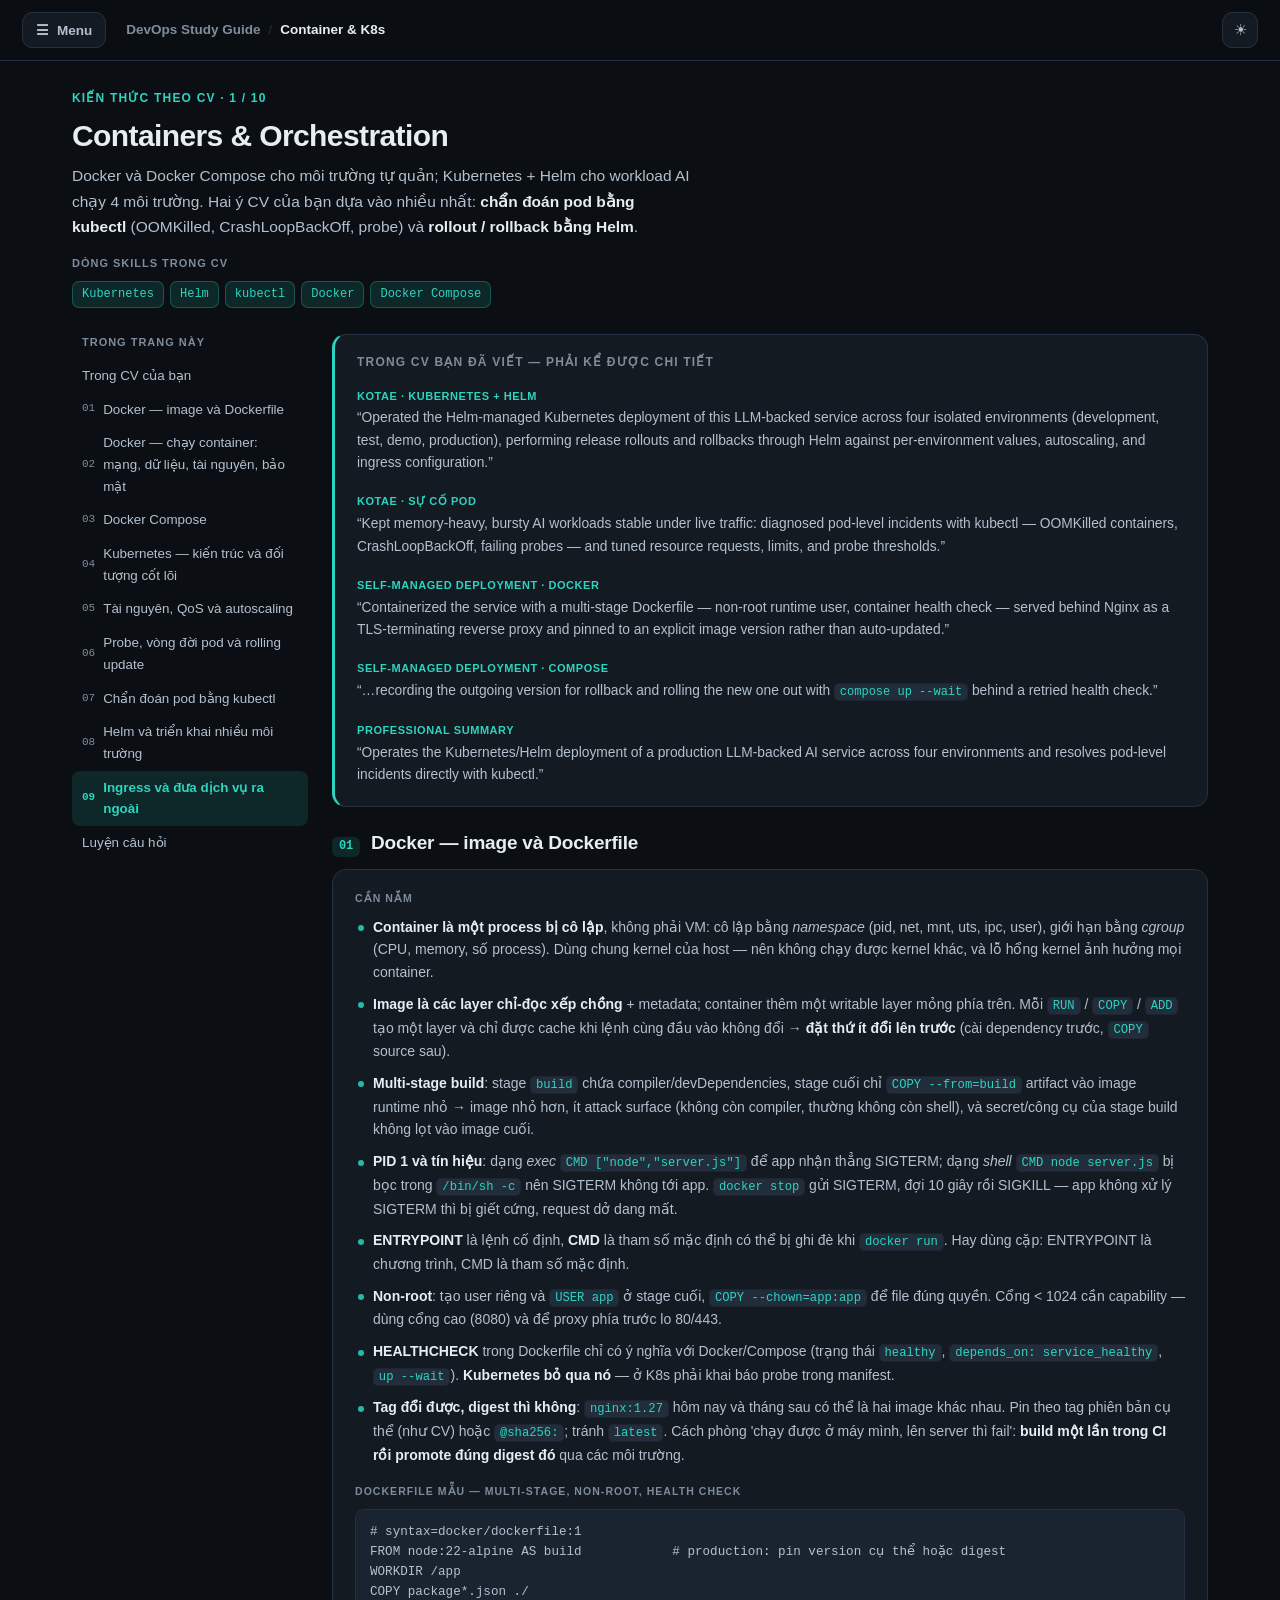
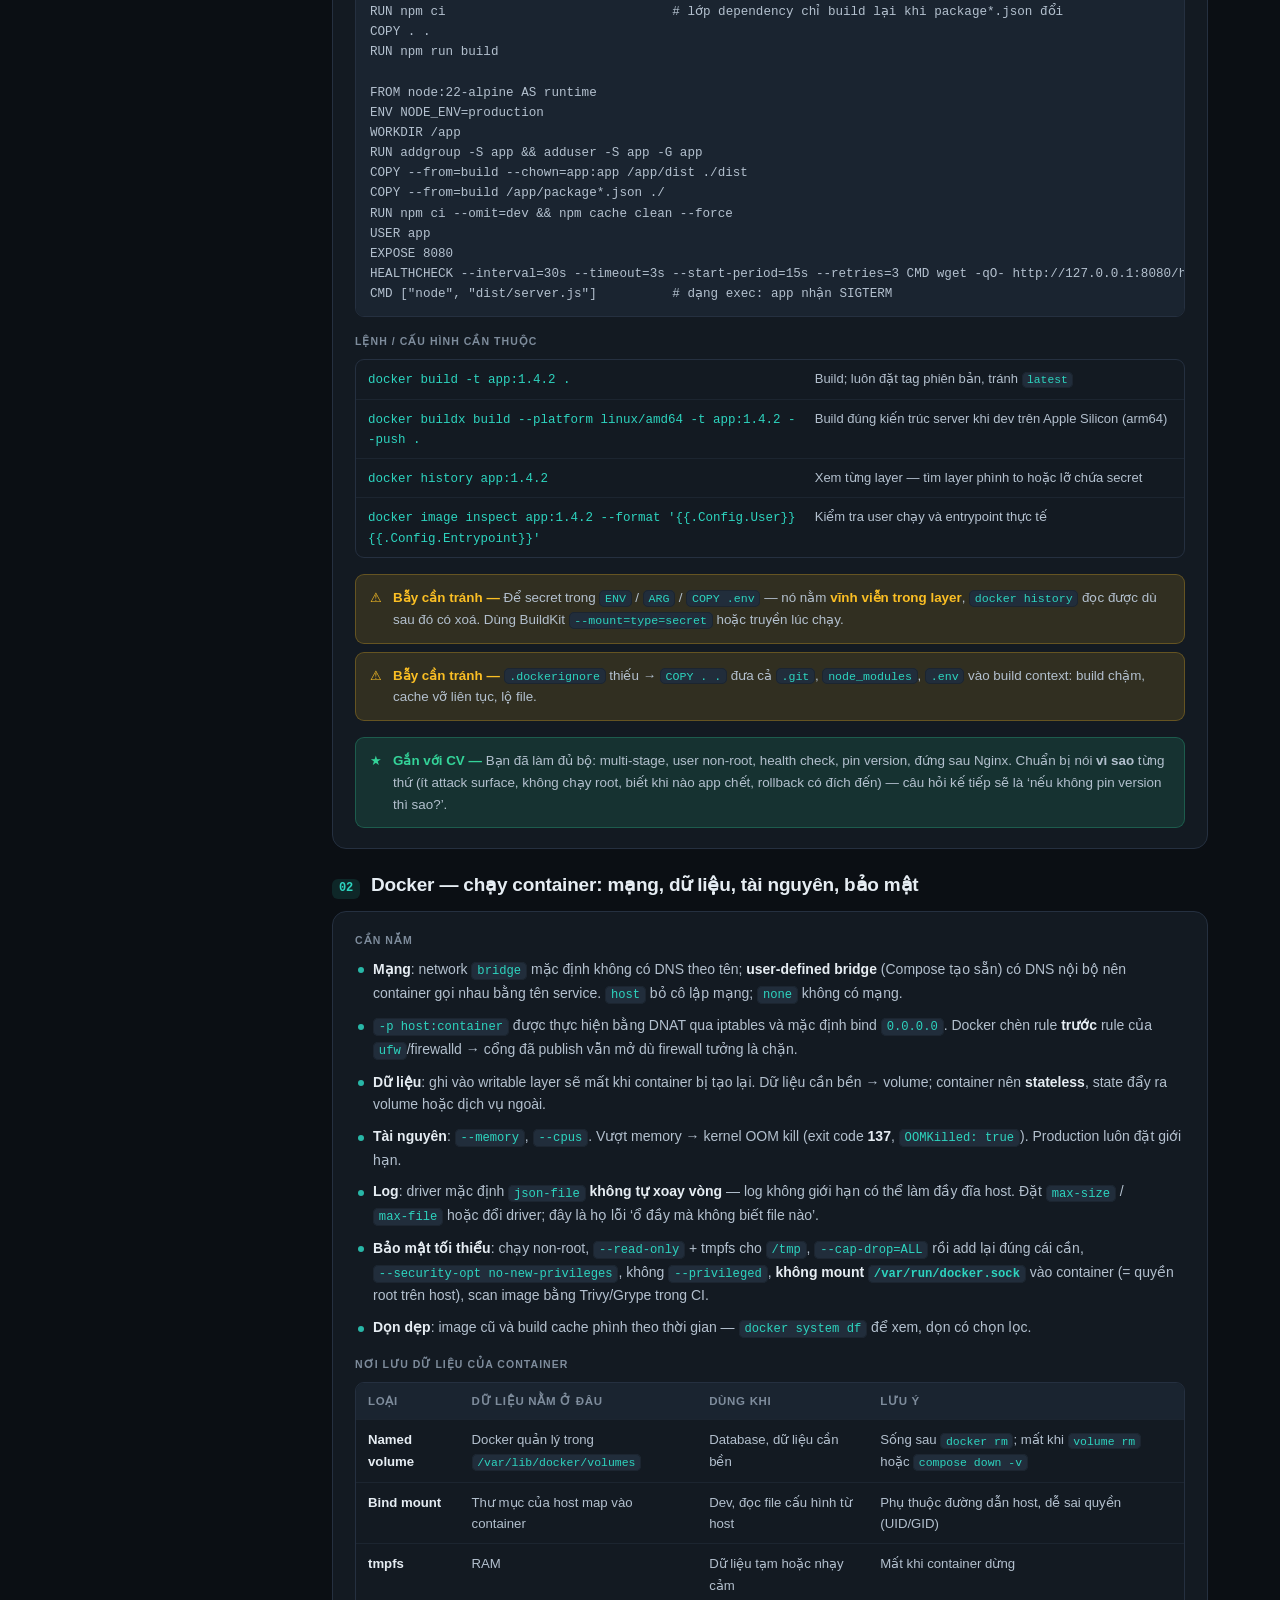
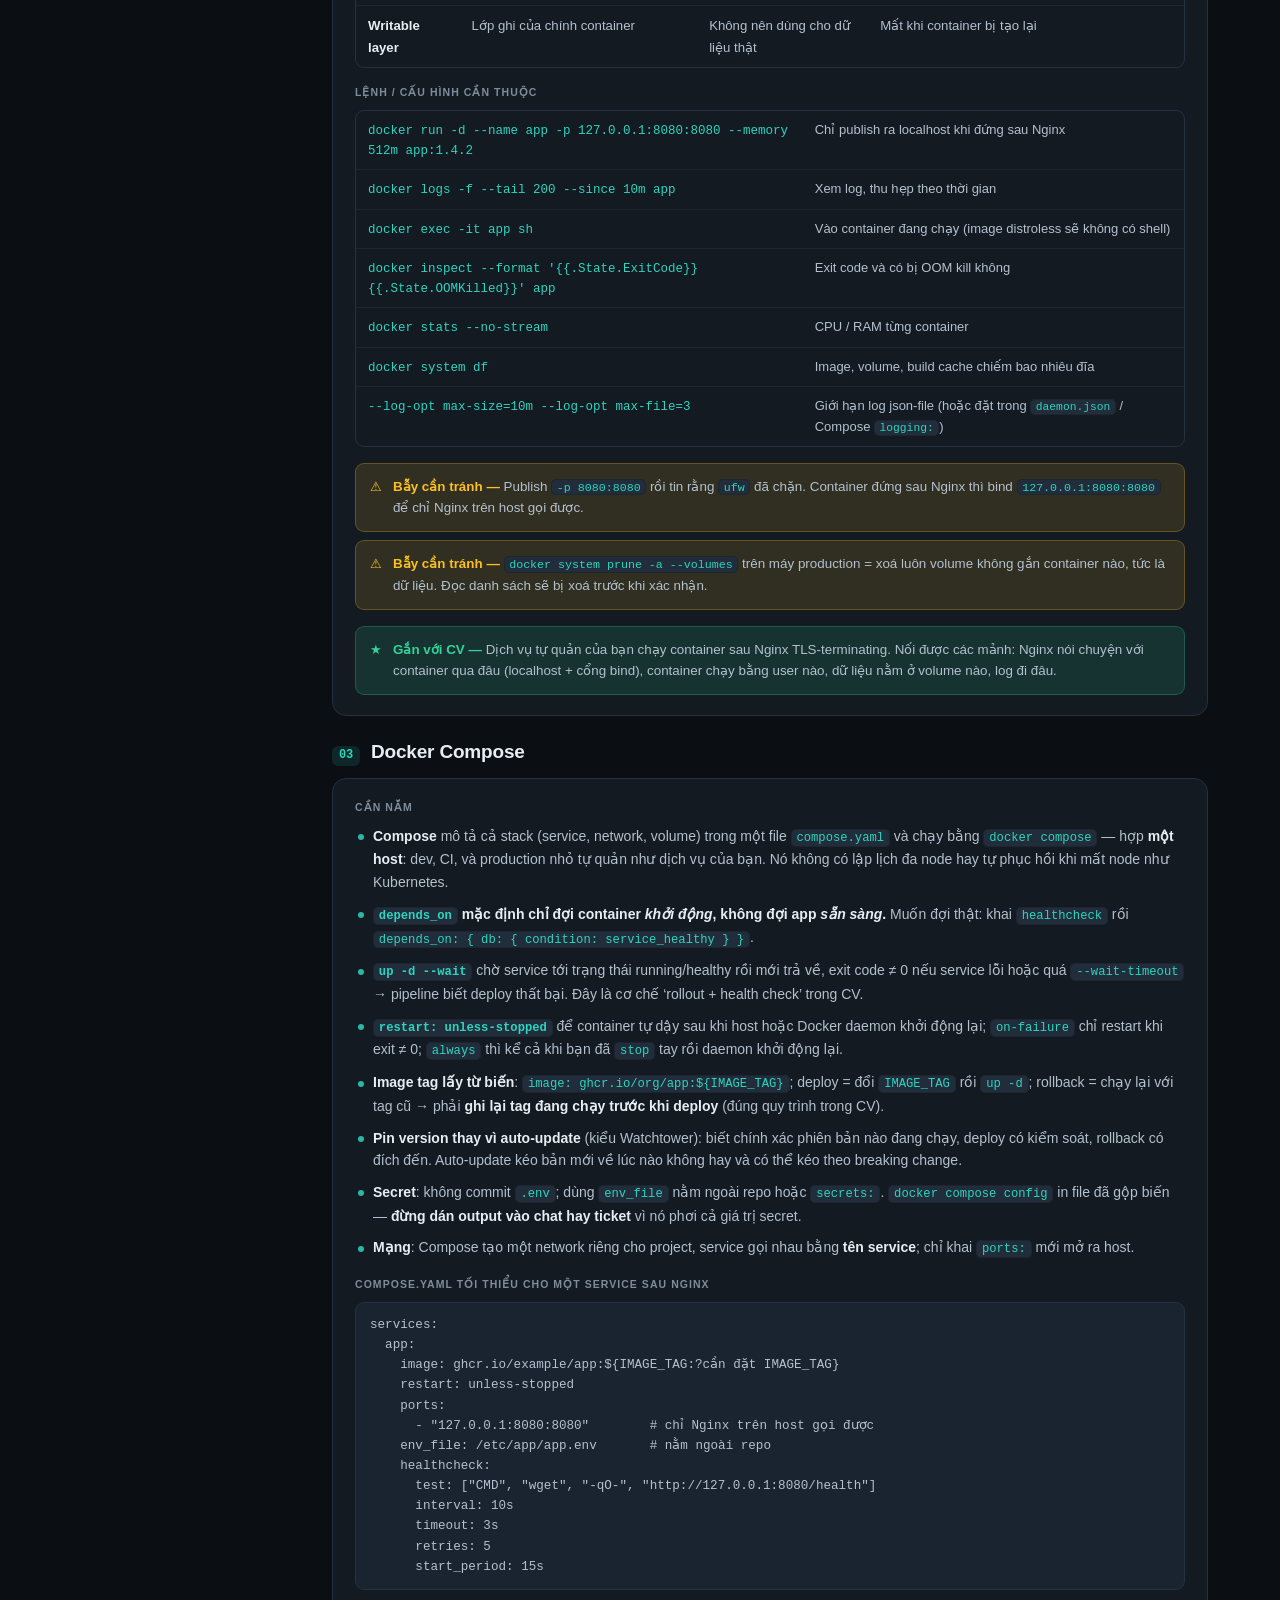
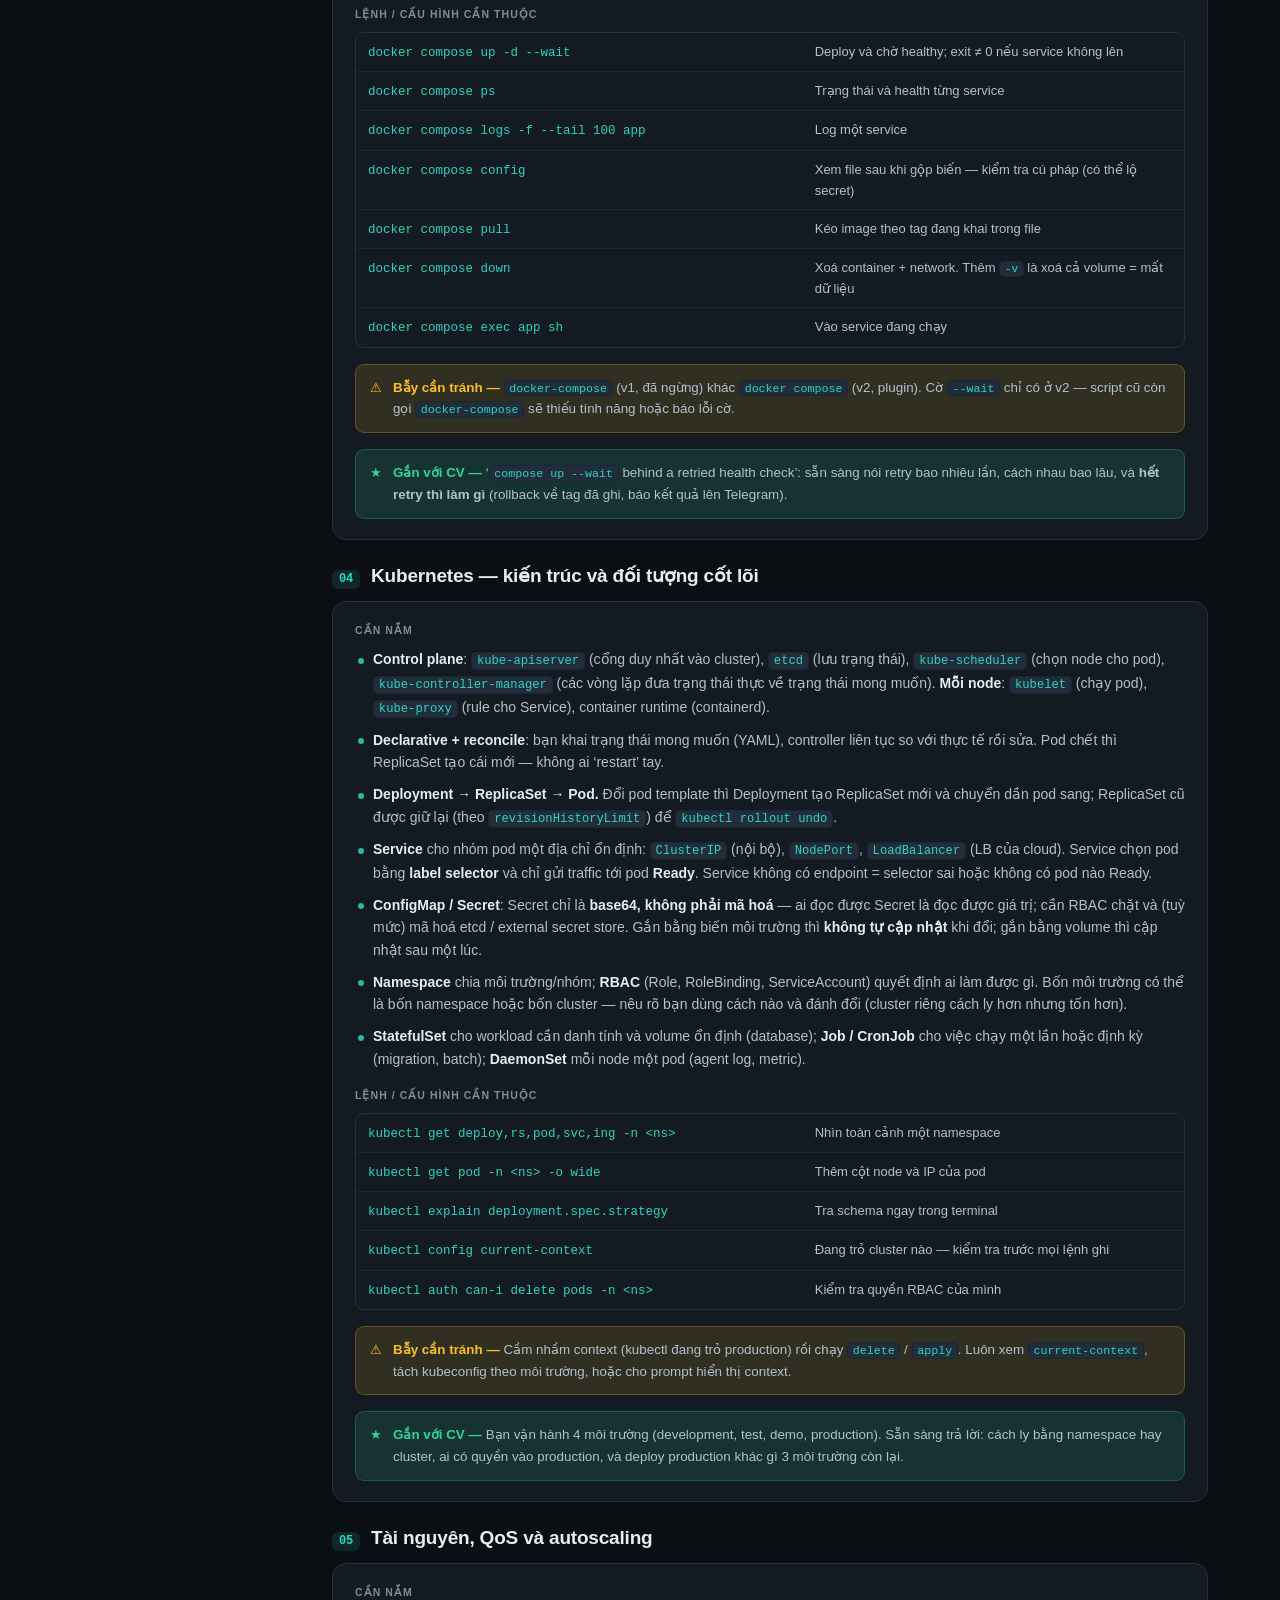
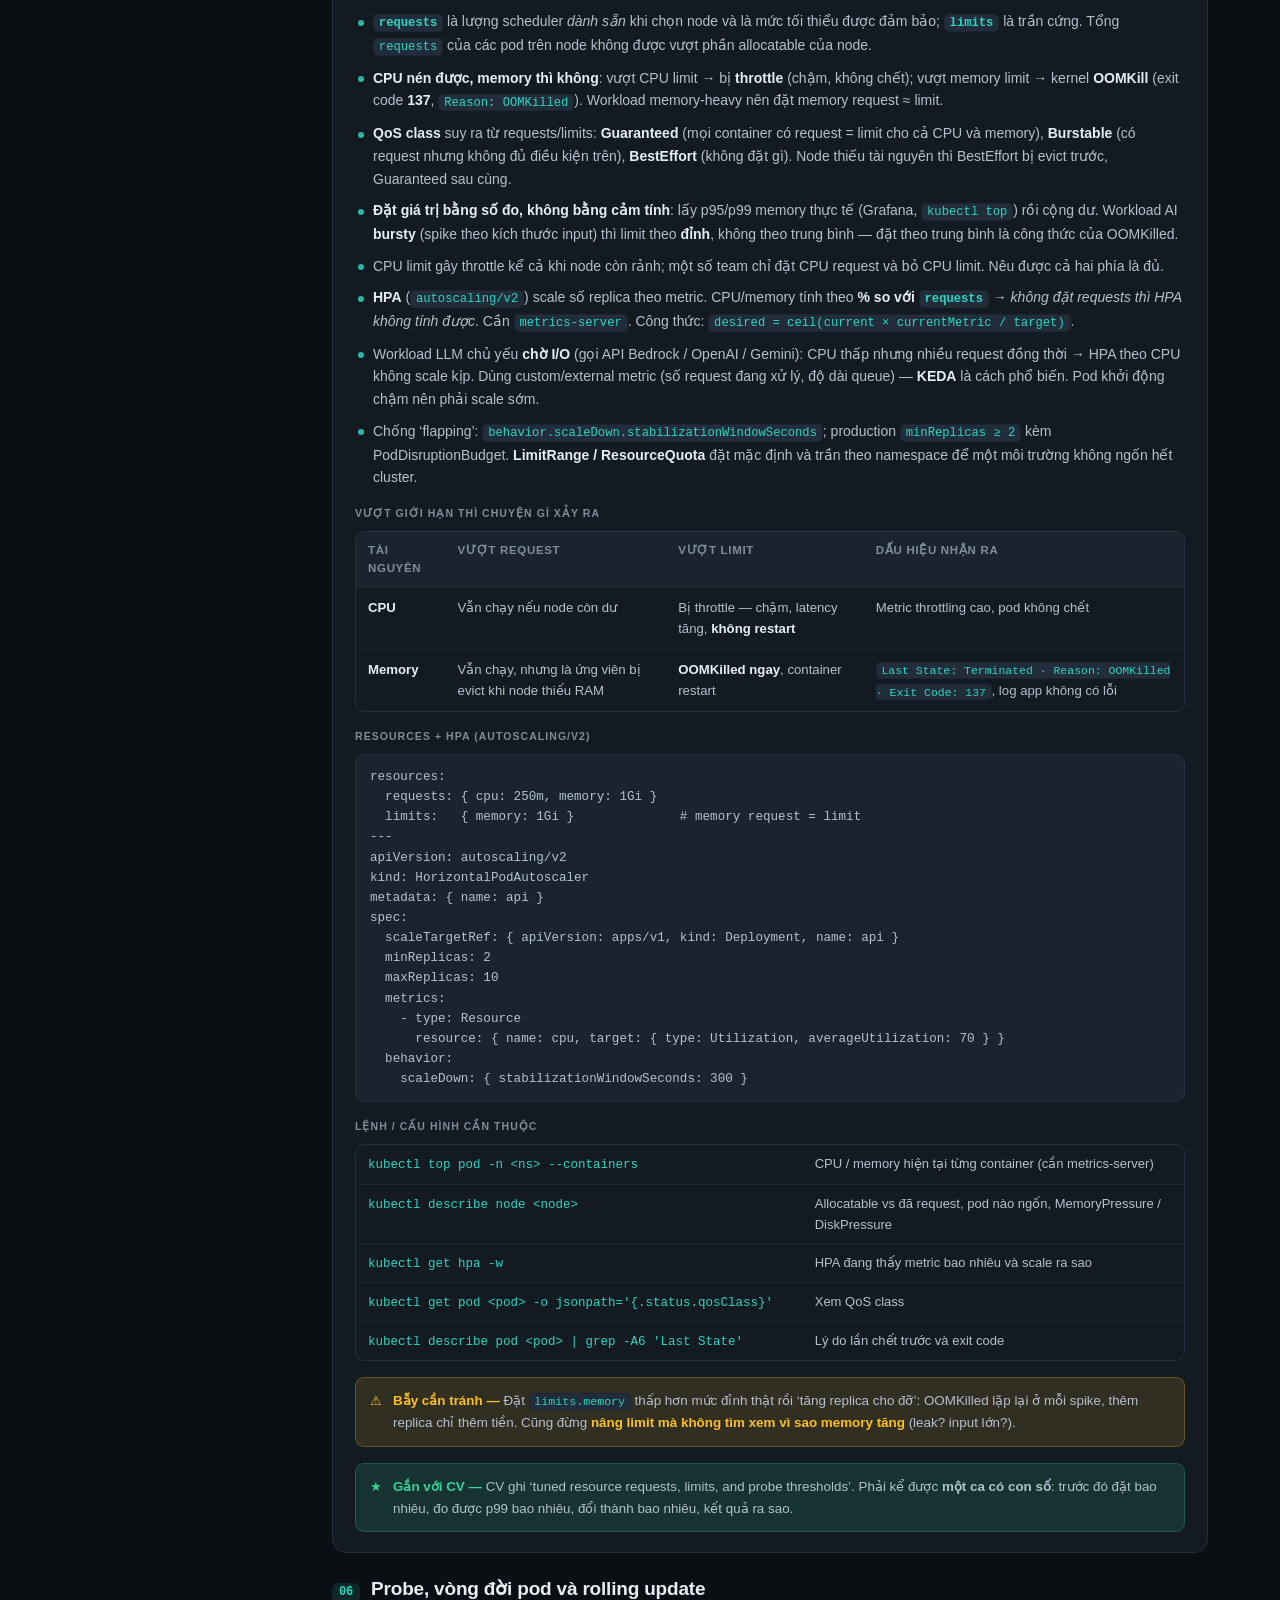
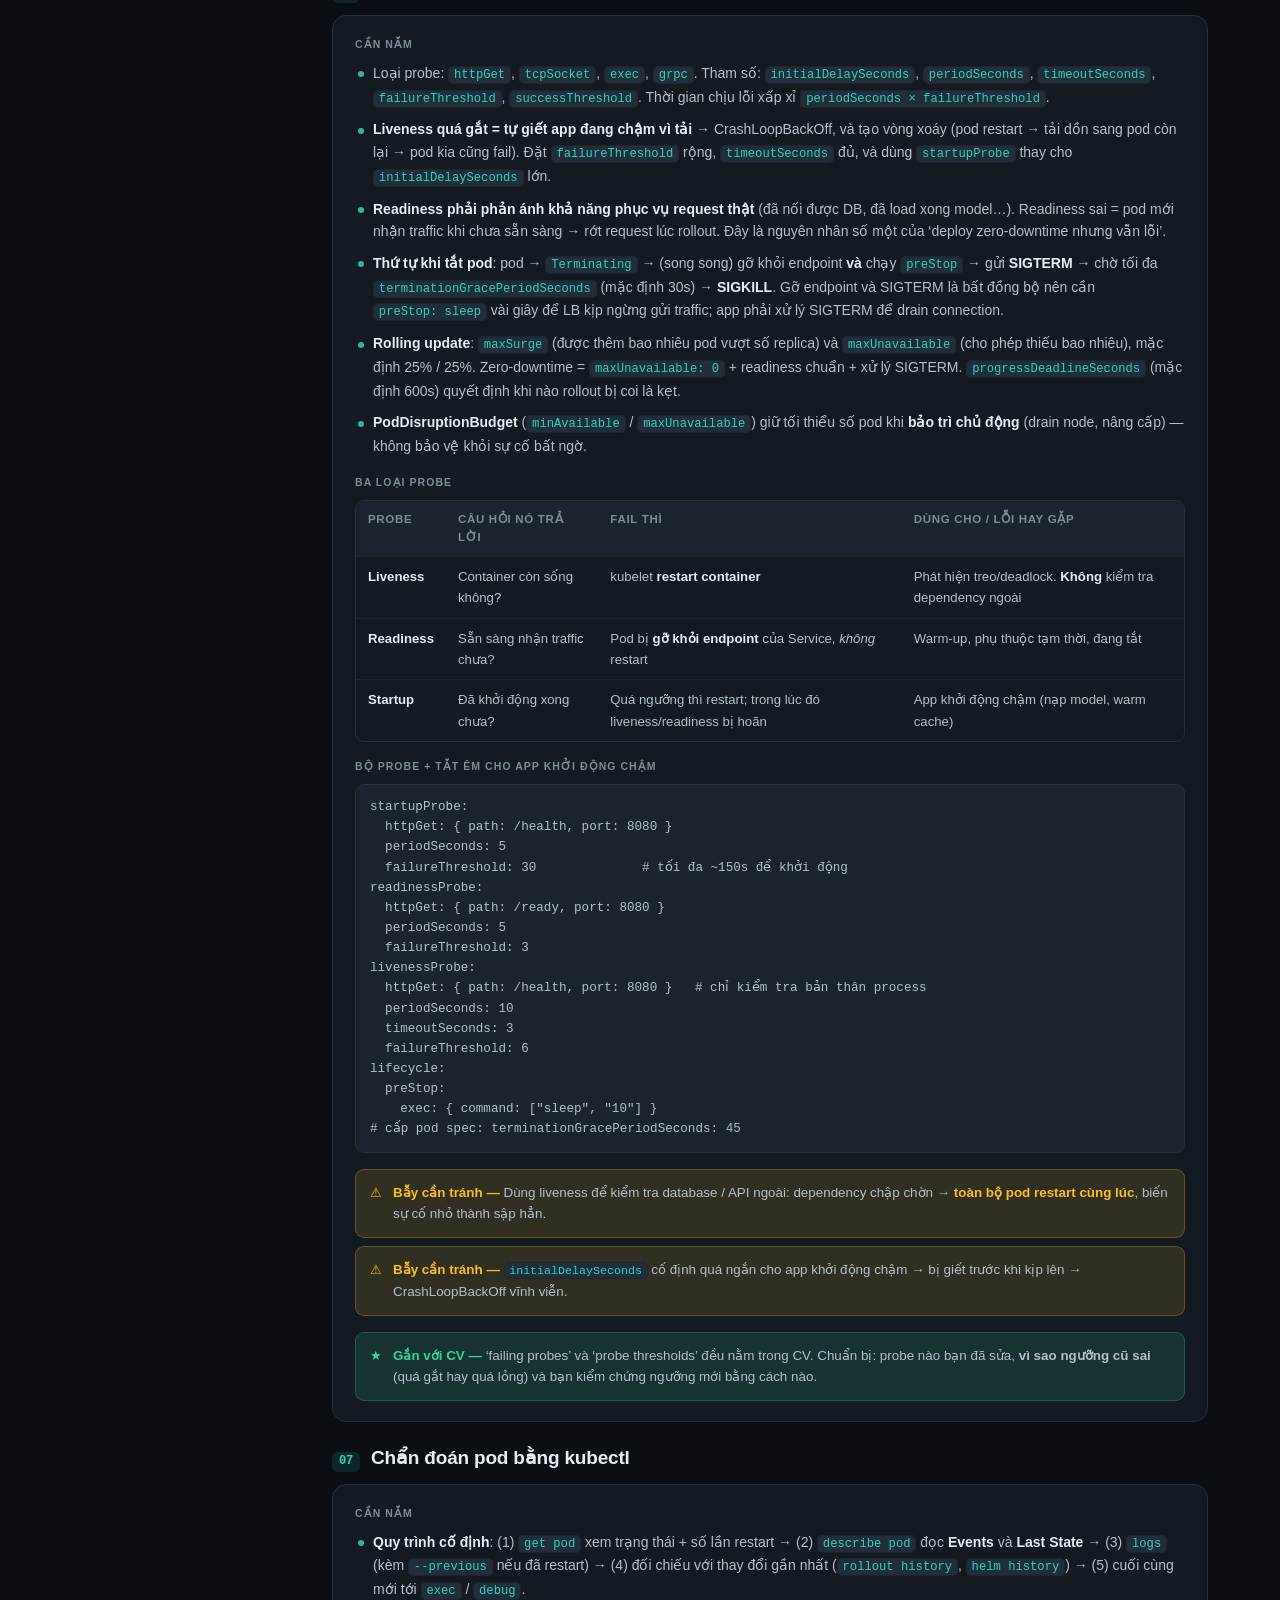
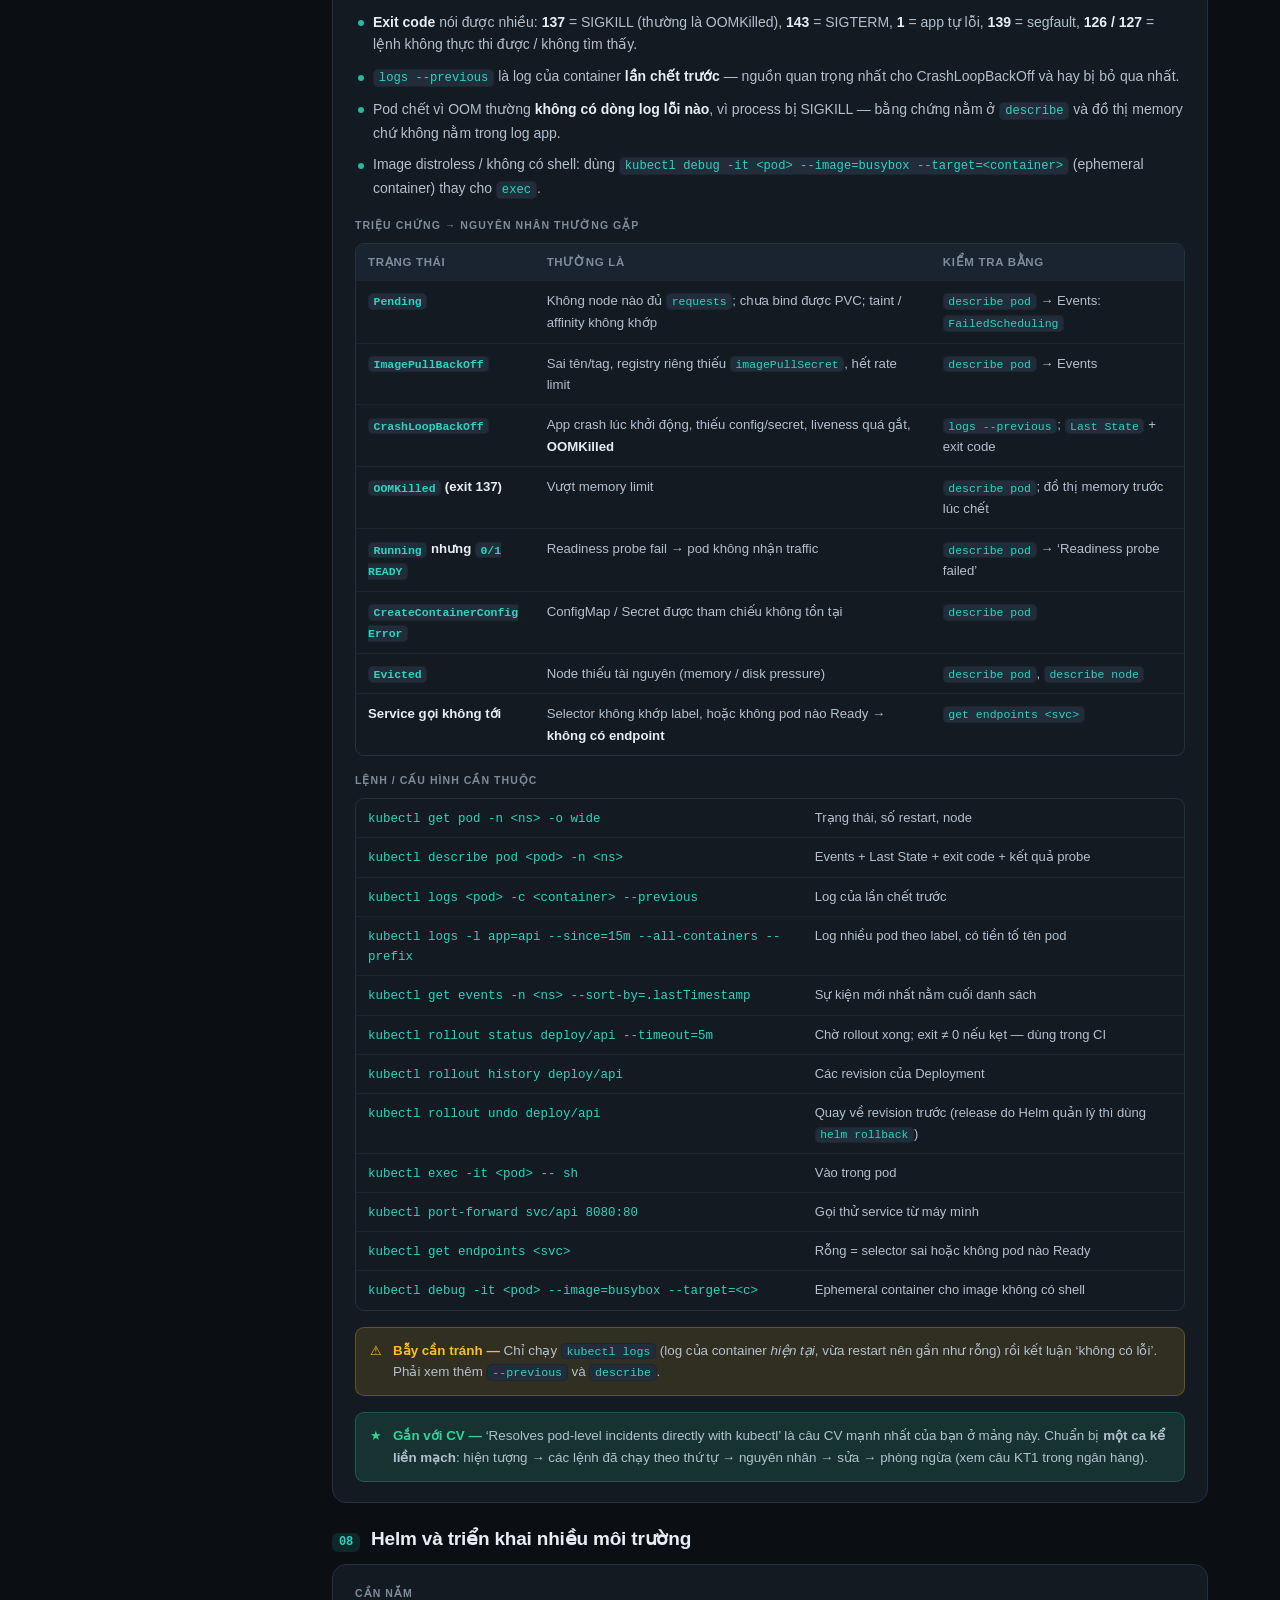
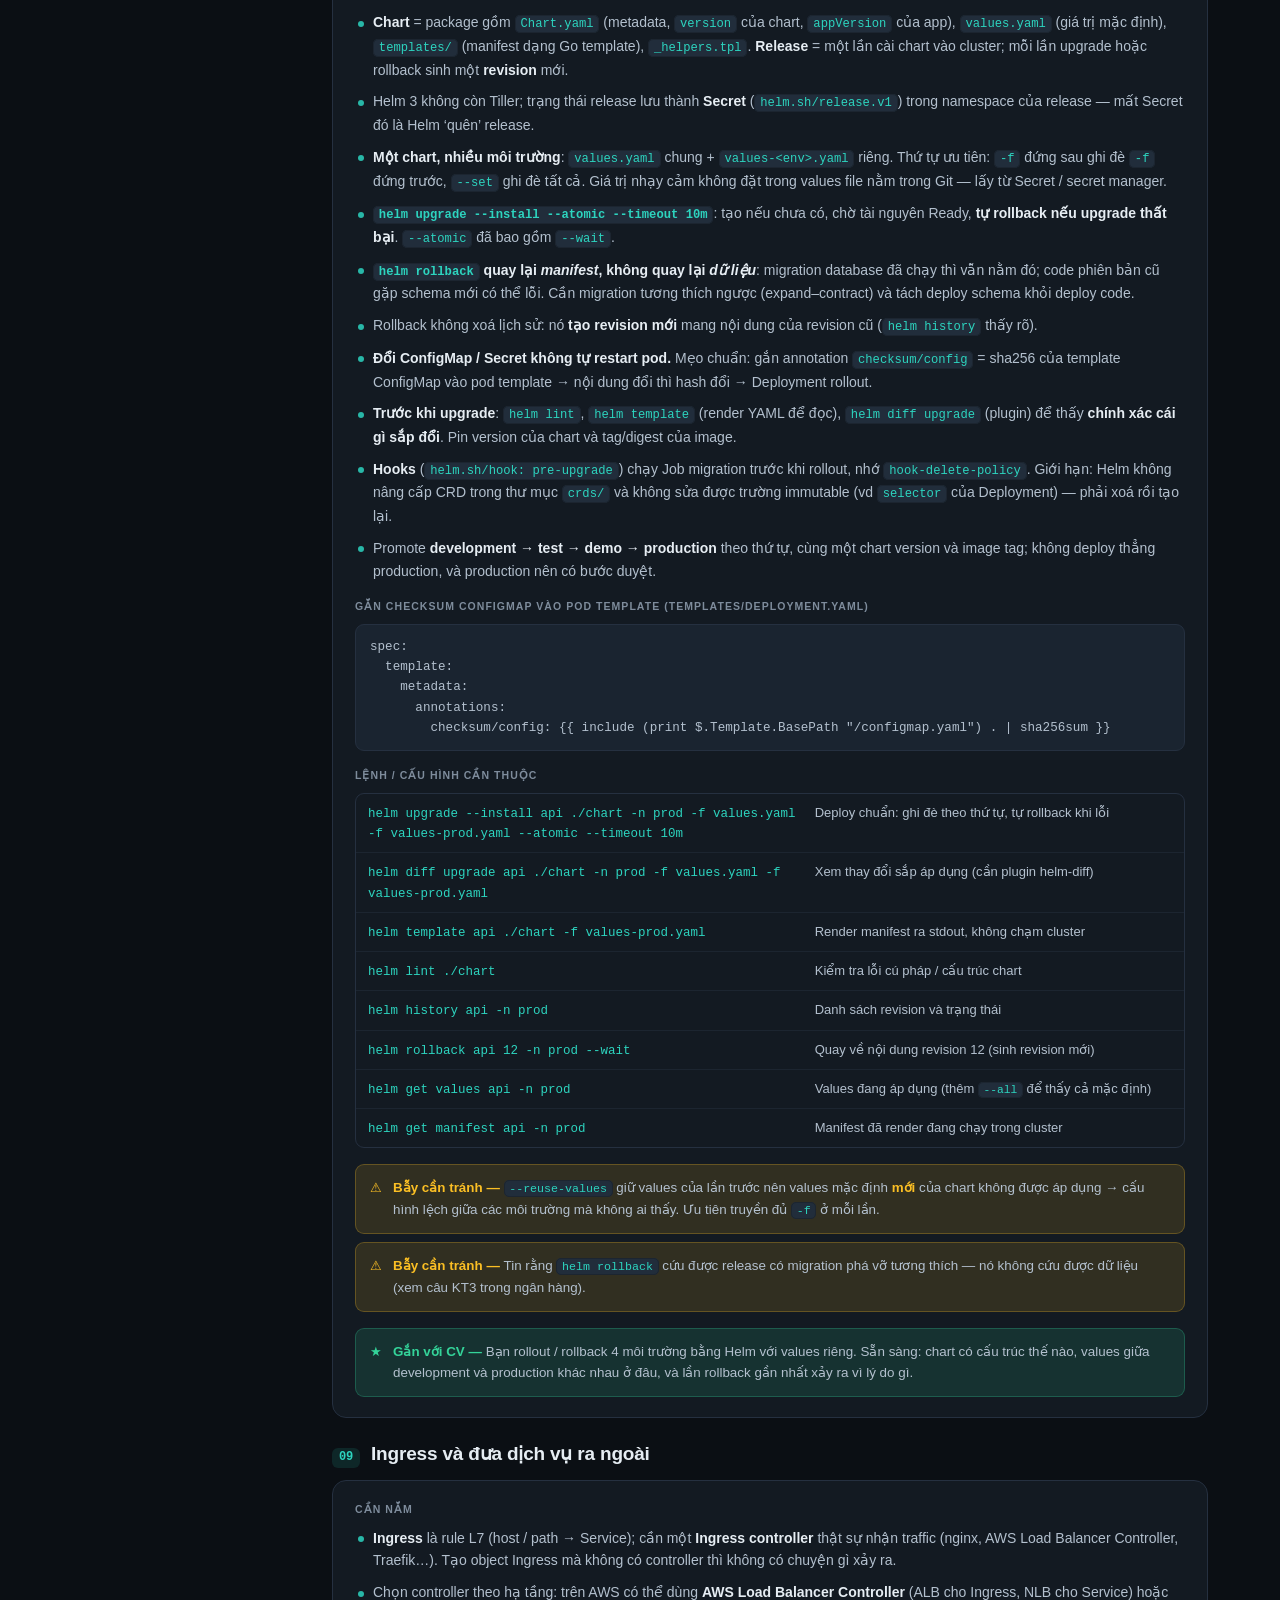
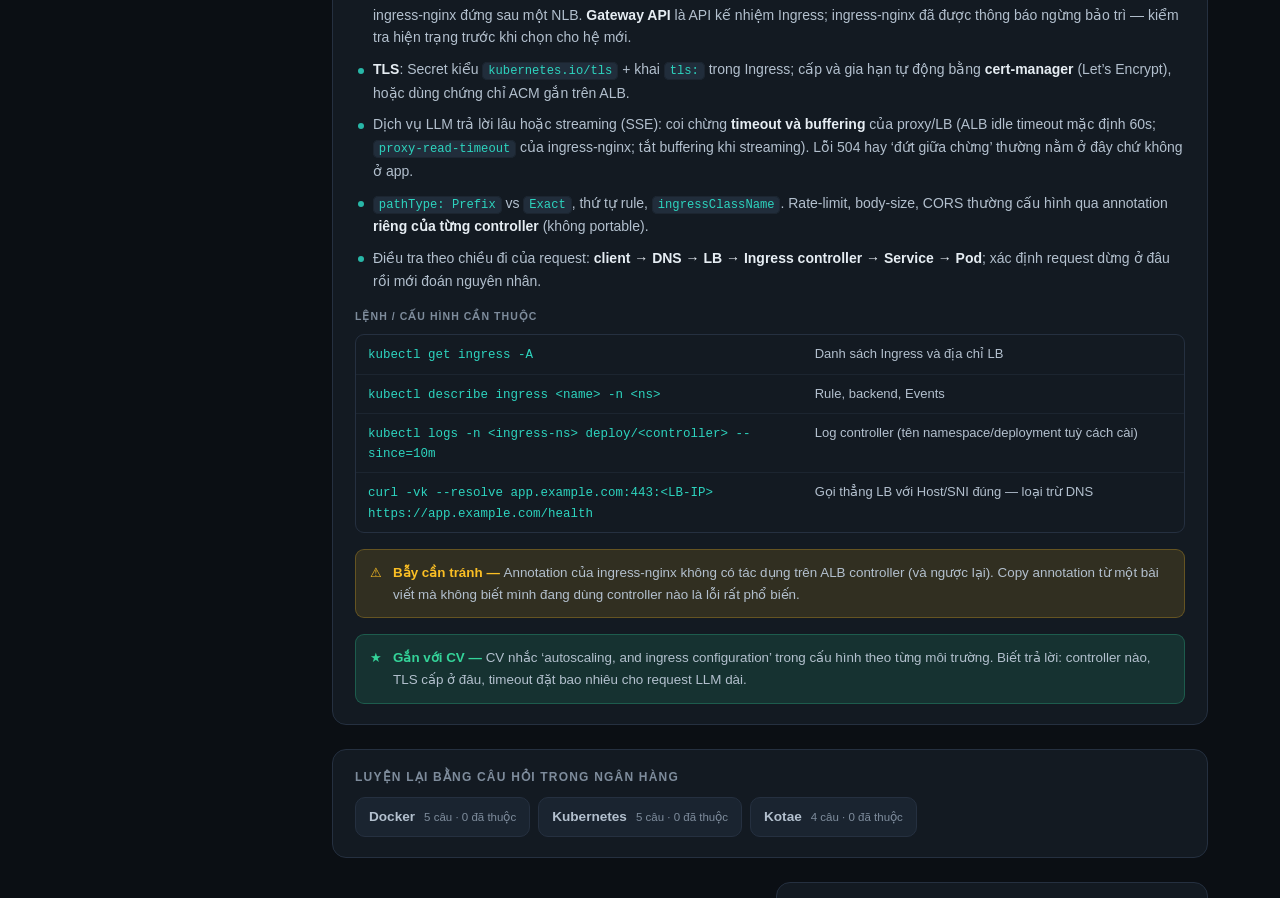
<file: index.html>
<!DOCTYPE html>
<html lang="vi" data-theme="dark">
<head>
<meta charset="UTF-8">
<meta name="viewport" content="width=device-width, initial-scale=1">
<title>Container & K8s · DevOps Study Guide</title>
<meta name="robots" content="noindex, nofollow, noarchive, nosnippet">
<meta name="googlebot" content="noindex, nofollow">
<meta name="description" content="Kiến thức Docker, Docker Compose, Kubernetes, Helm, kubectl theo đúng CV DevOps Engineer.">
<link rel="stylesheet" href="css/style.css">
<link rel="icon" href="data:image/svg+xml,<svg xmlns='http://www.w3.org/2000/svg' viewBox='0 0 100 100'><text y='.9em' font-size='90'>🎯</text></svg>">
<script src="js/theme-init.js"></script>
</head>
<body data-page="containers">

<!-- ============ THANH TRÊN — do js/common.js dựng từ danh sách TABS ============ -->
<header class="topbar" id="topbar"></header>

<main>
  <div class="wrap" id="kb"></div>
</main>

<script src="js/common.js"></script>
<script src="js/data.js"></script>
<script src="js/kb/containers.js"></script>
<script src="js/kb.js"></script>
</body>
</html>
</file>
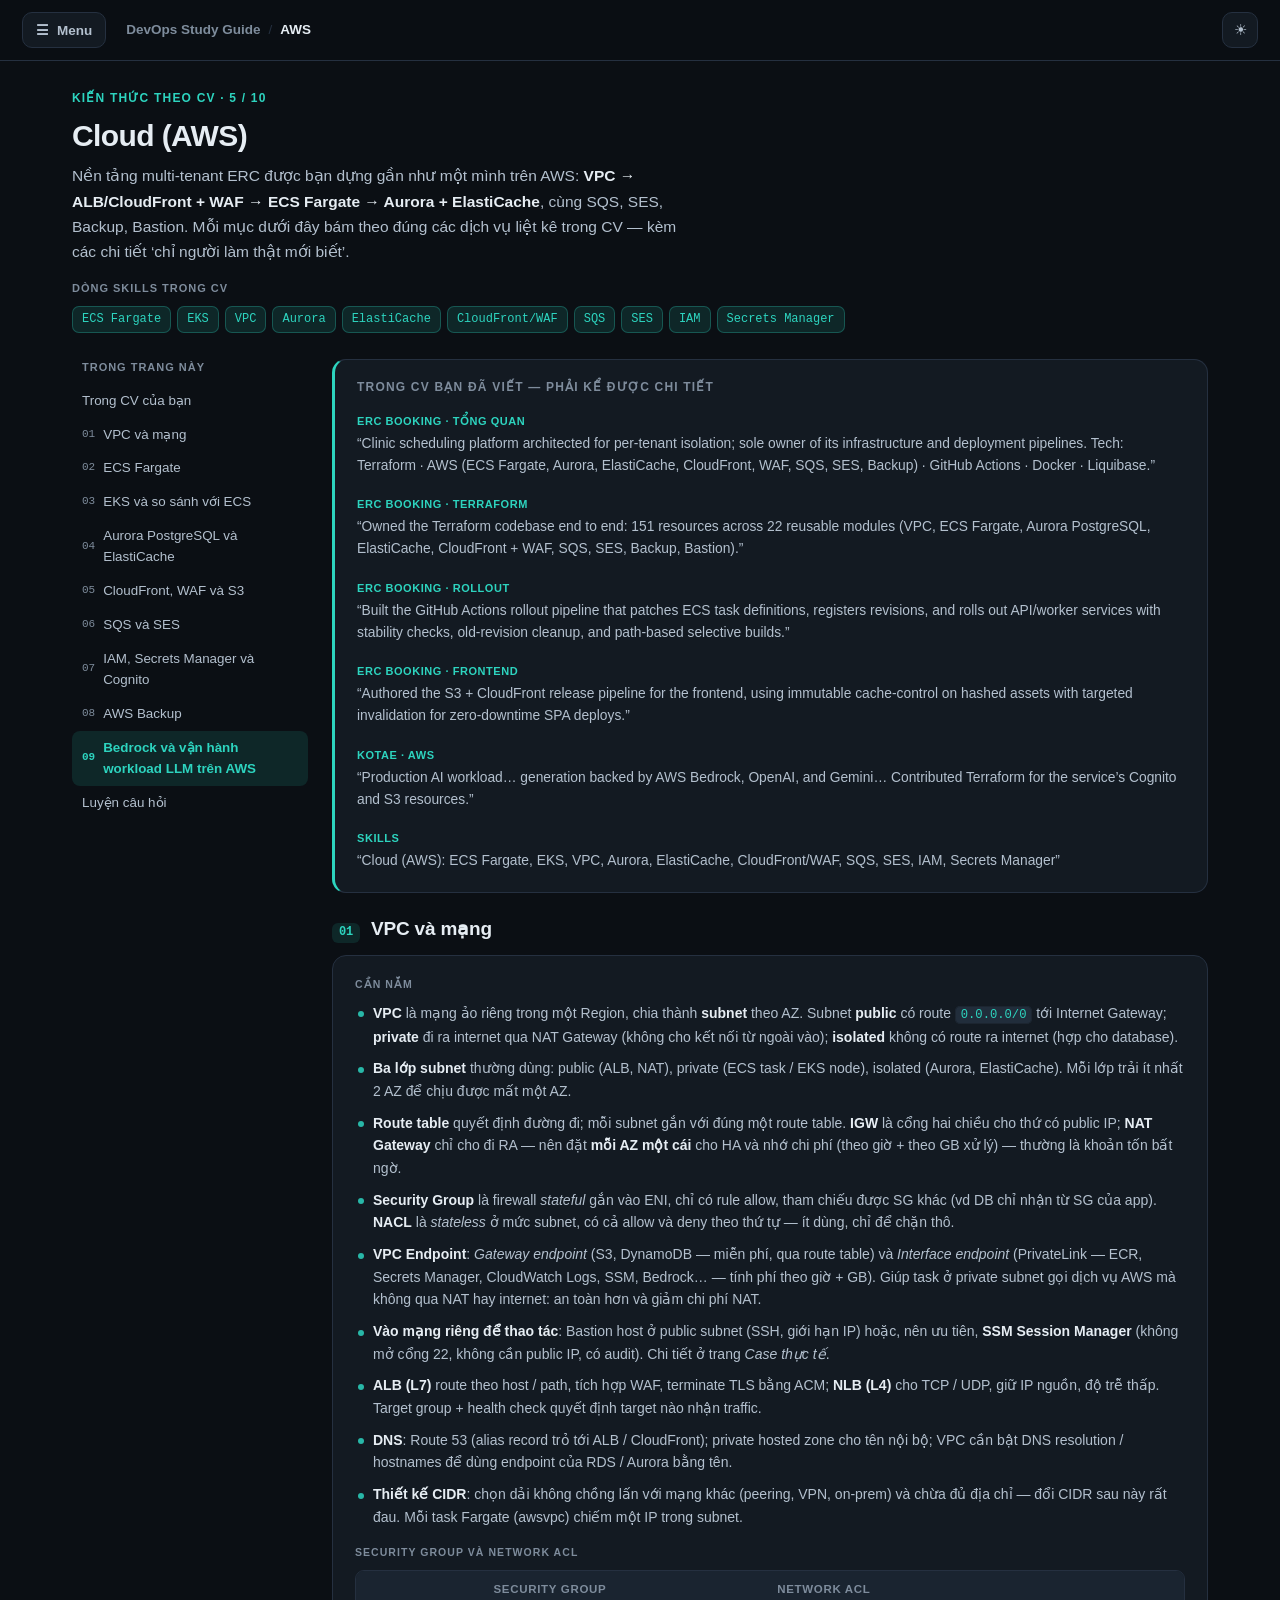
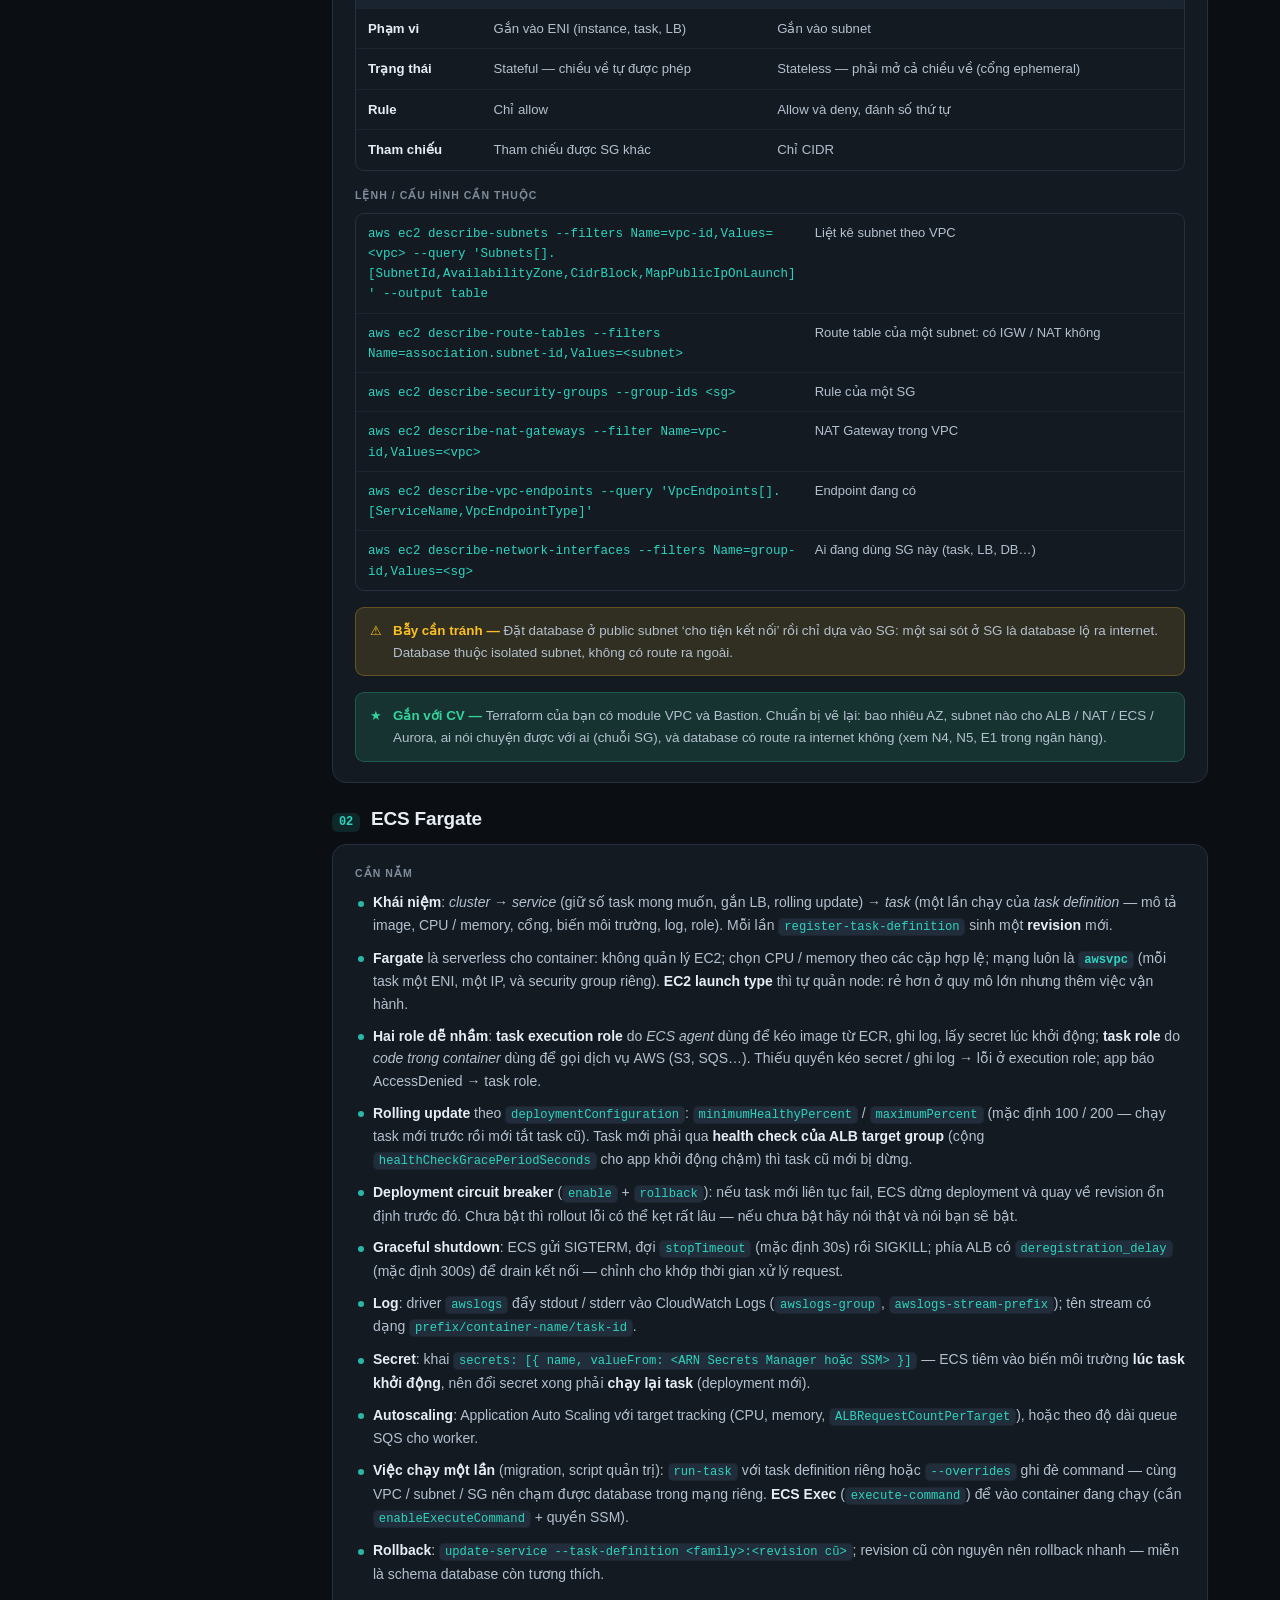
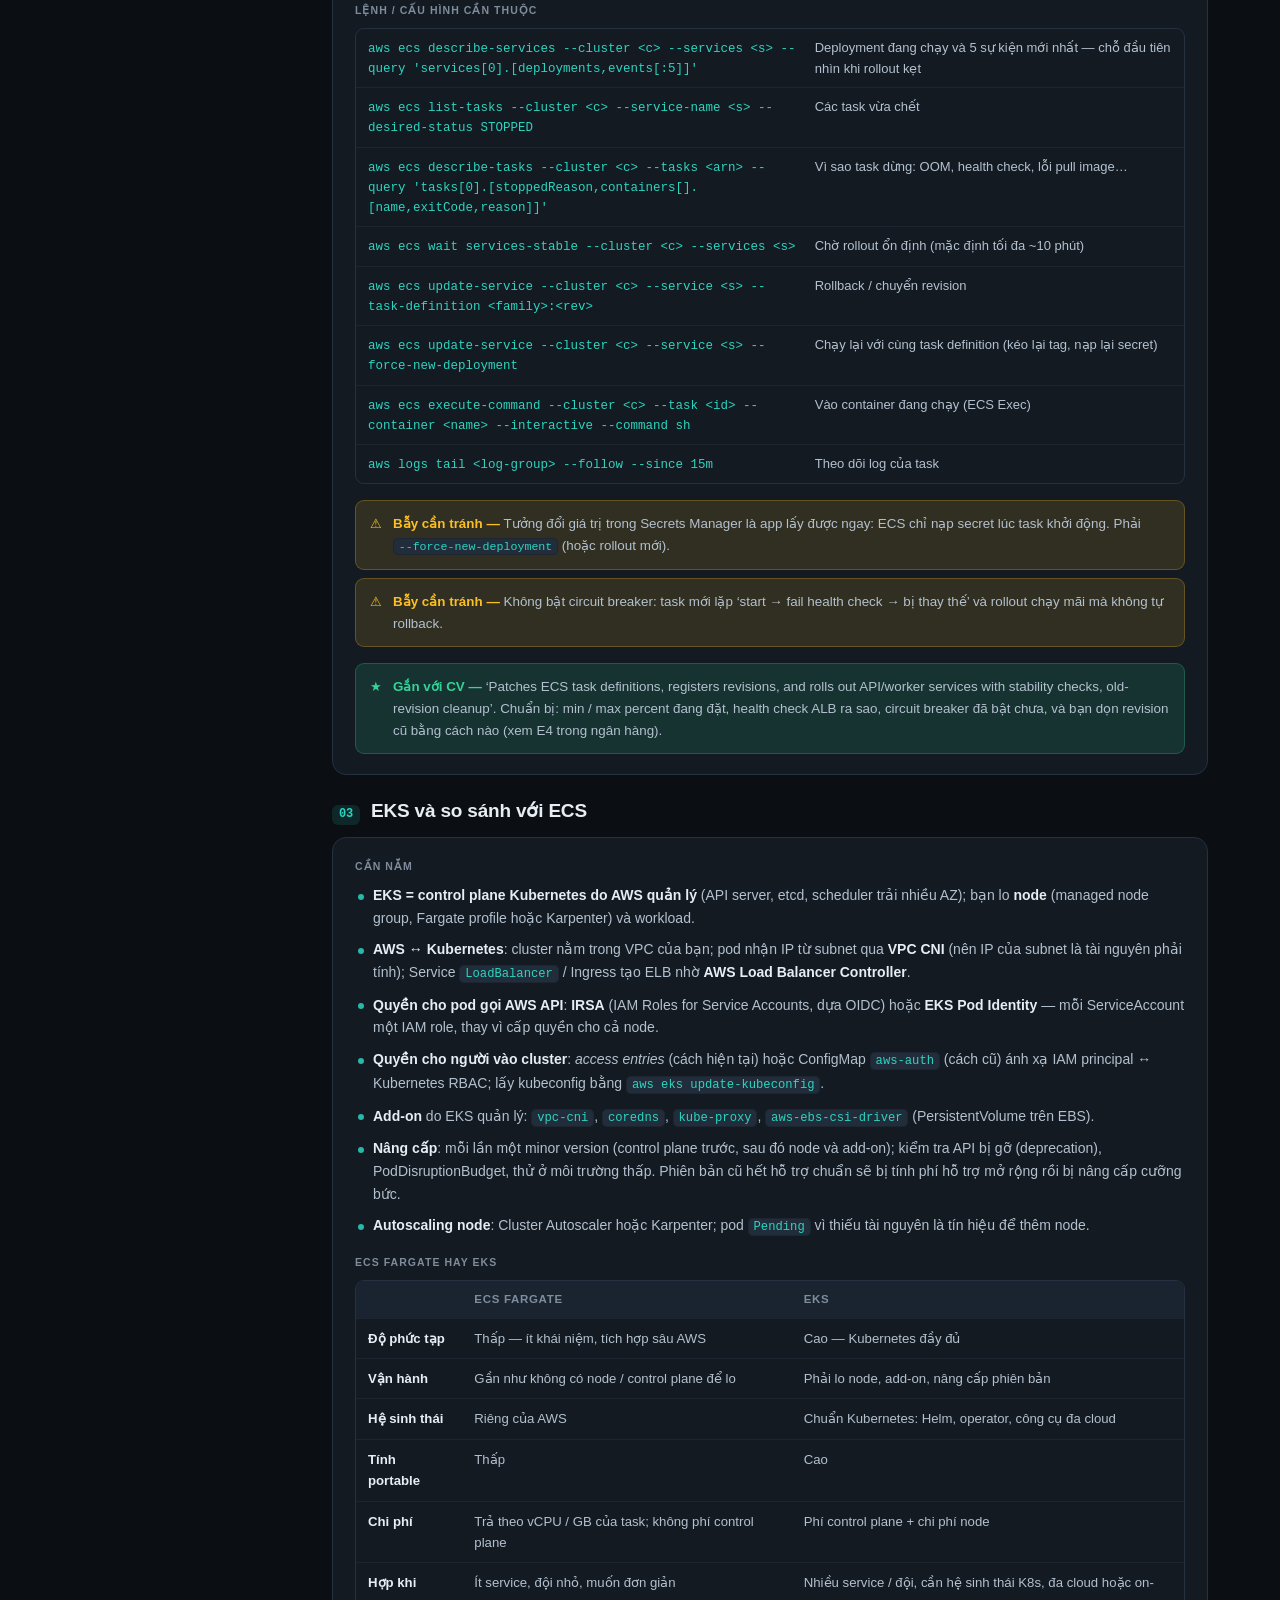
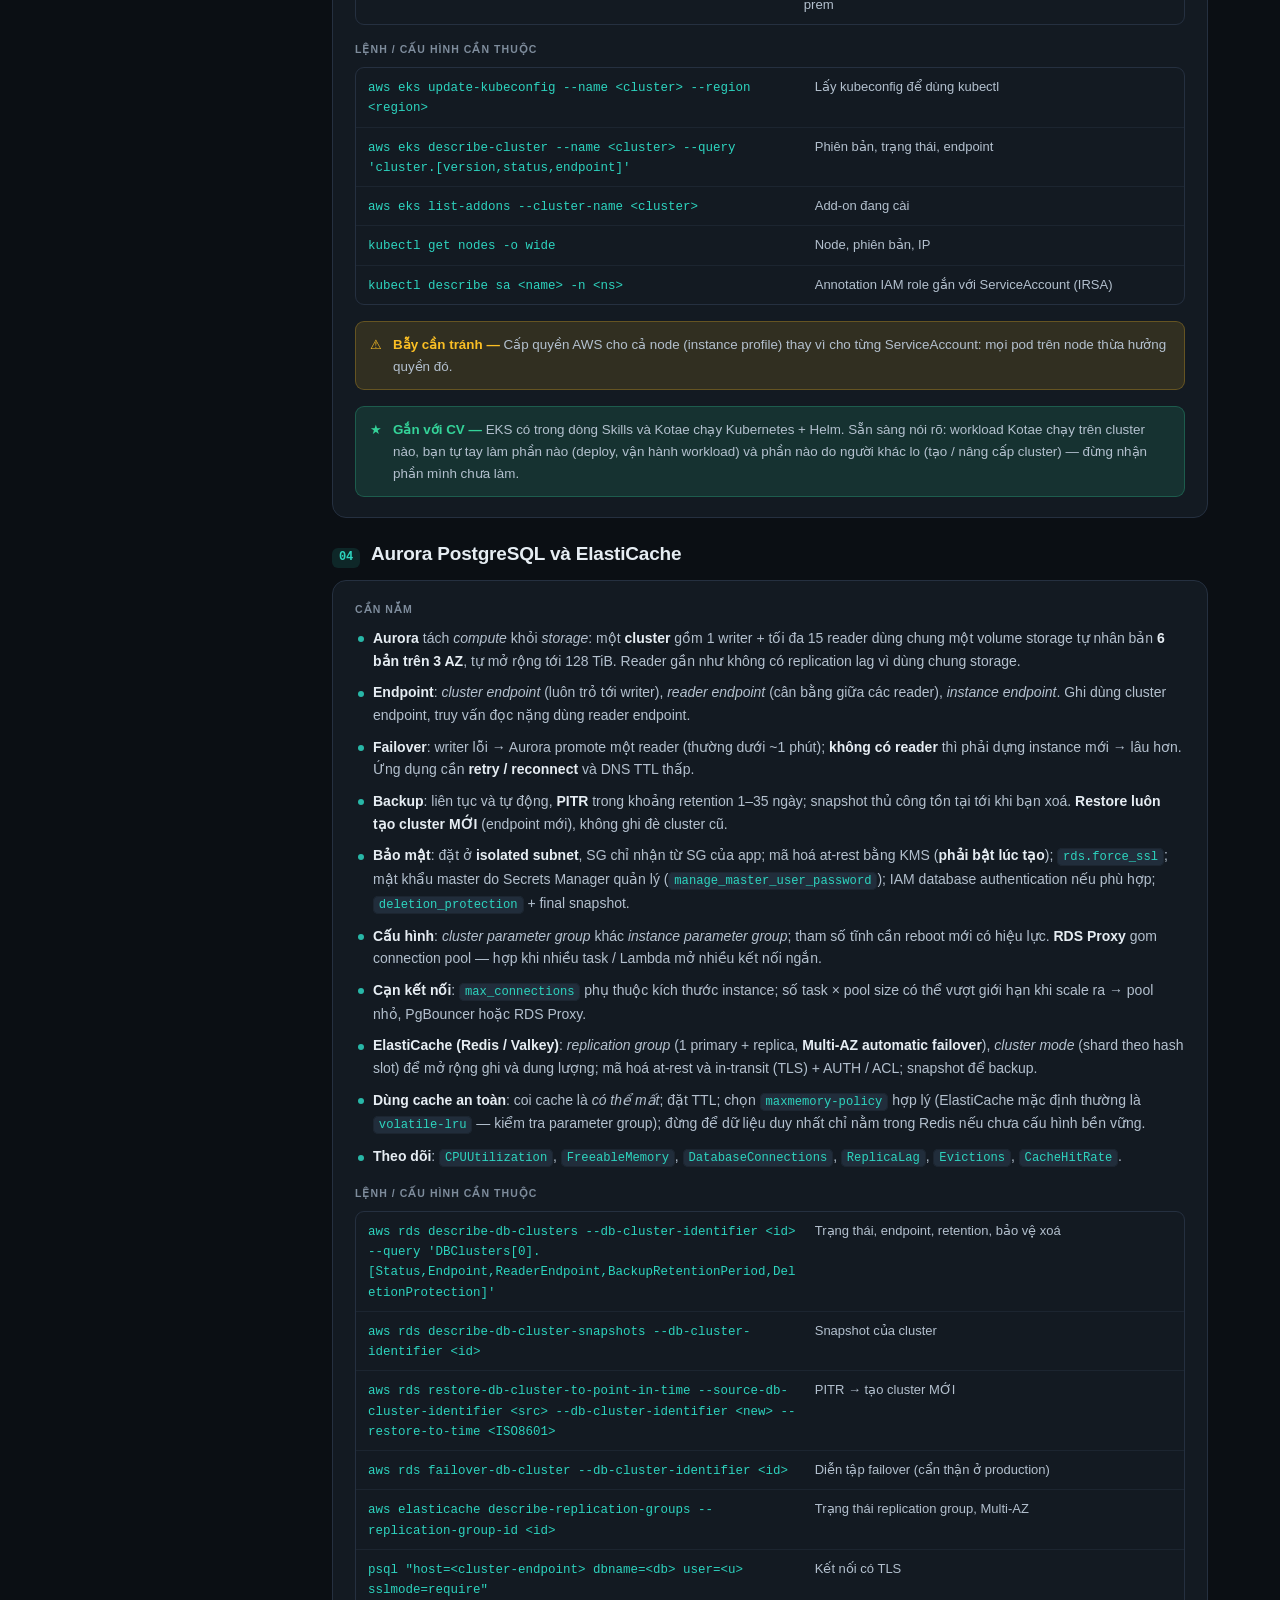
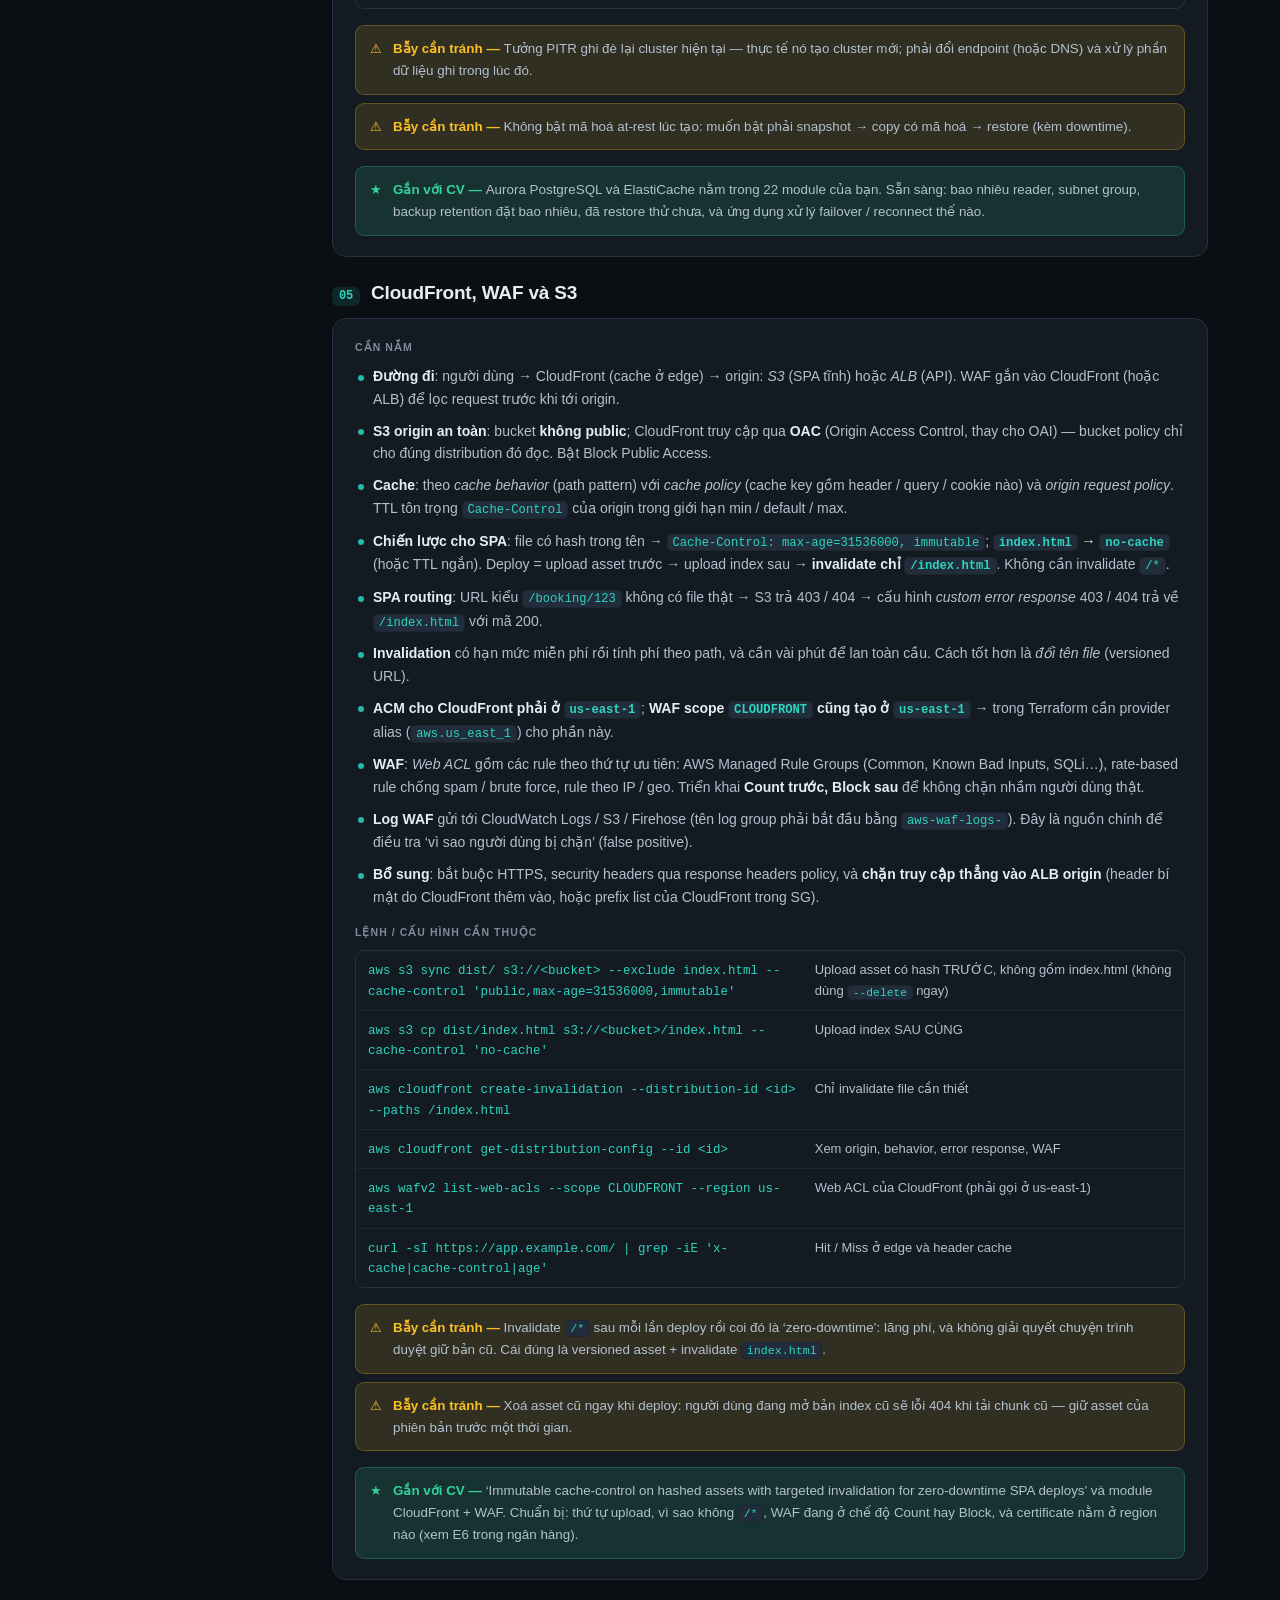
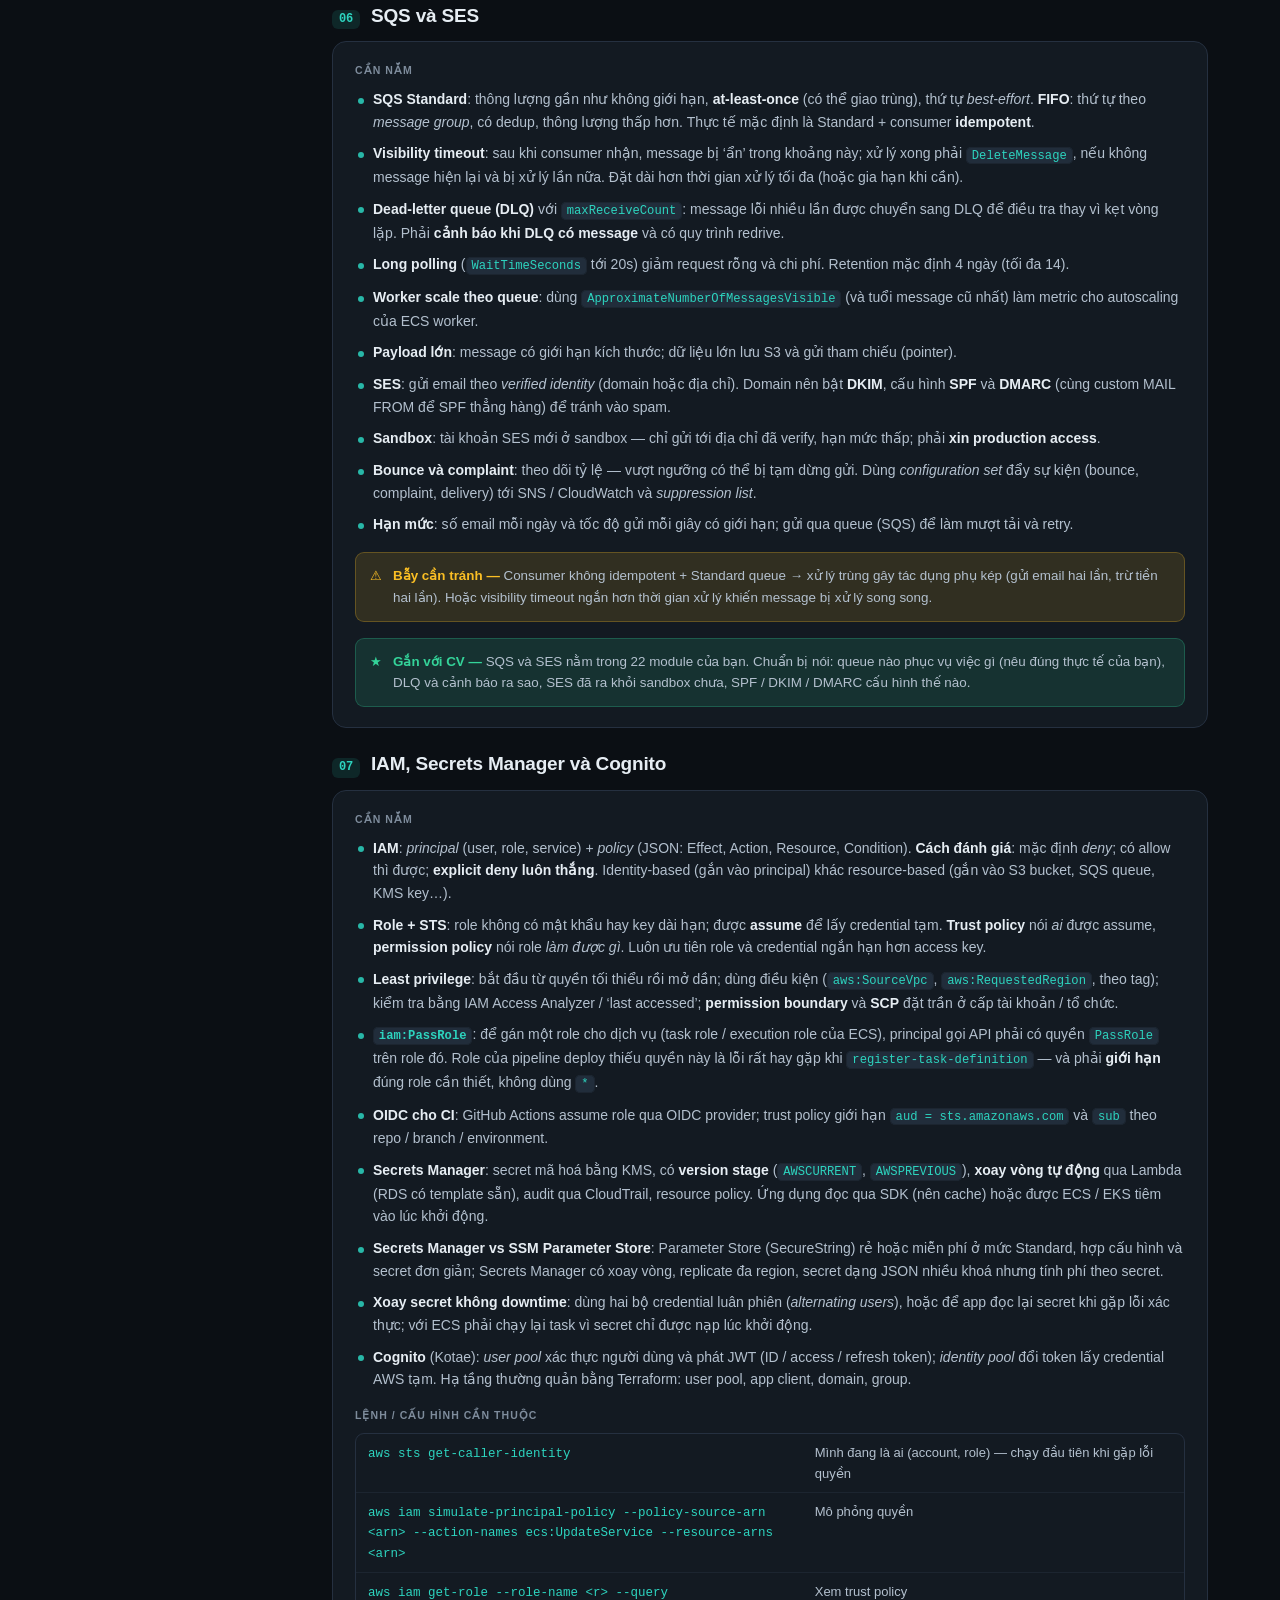
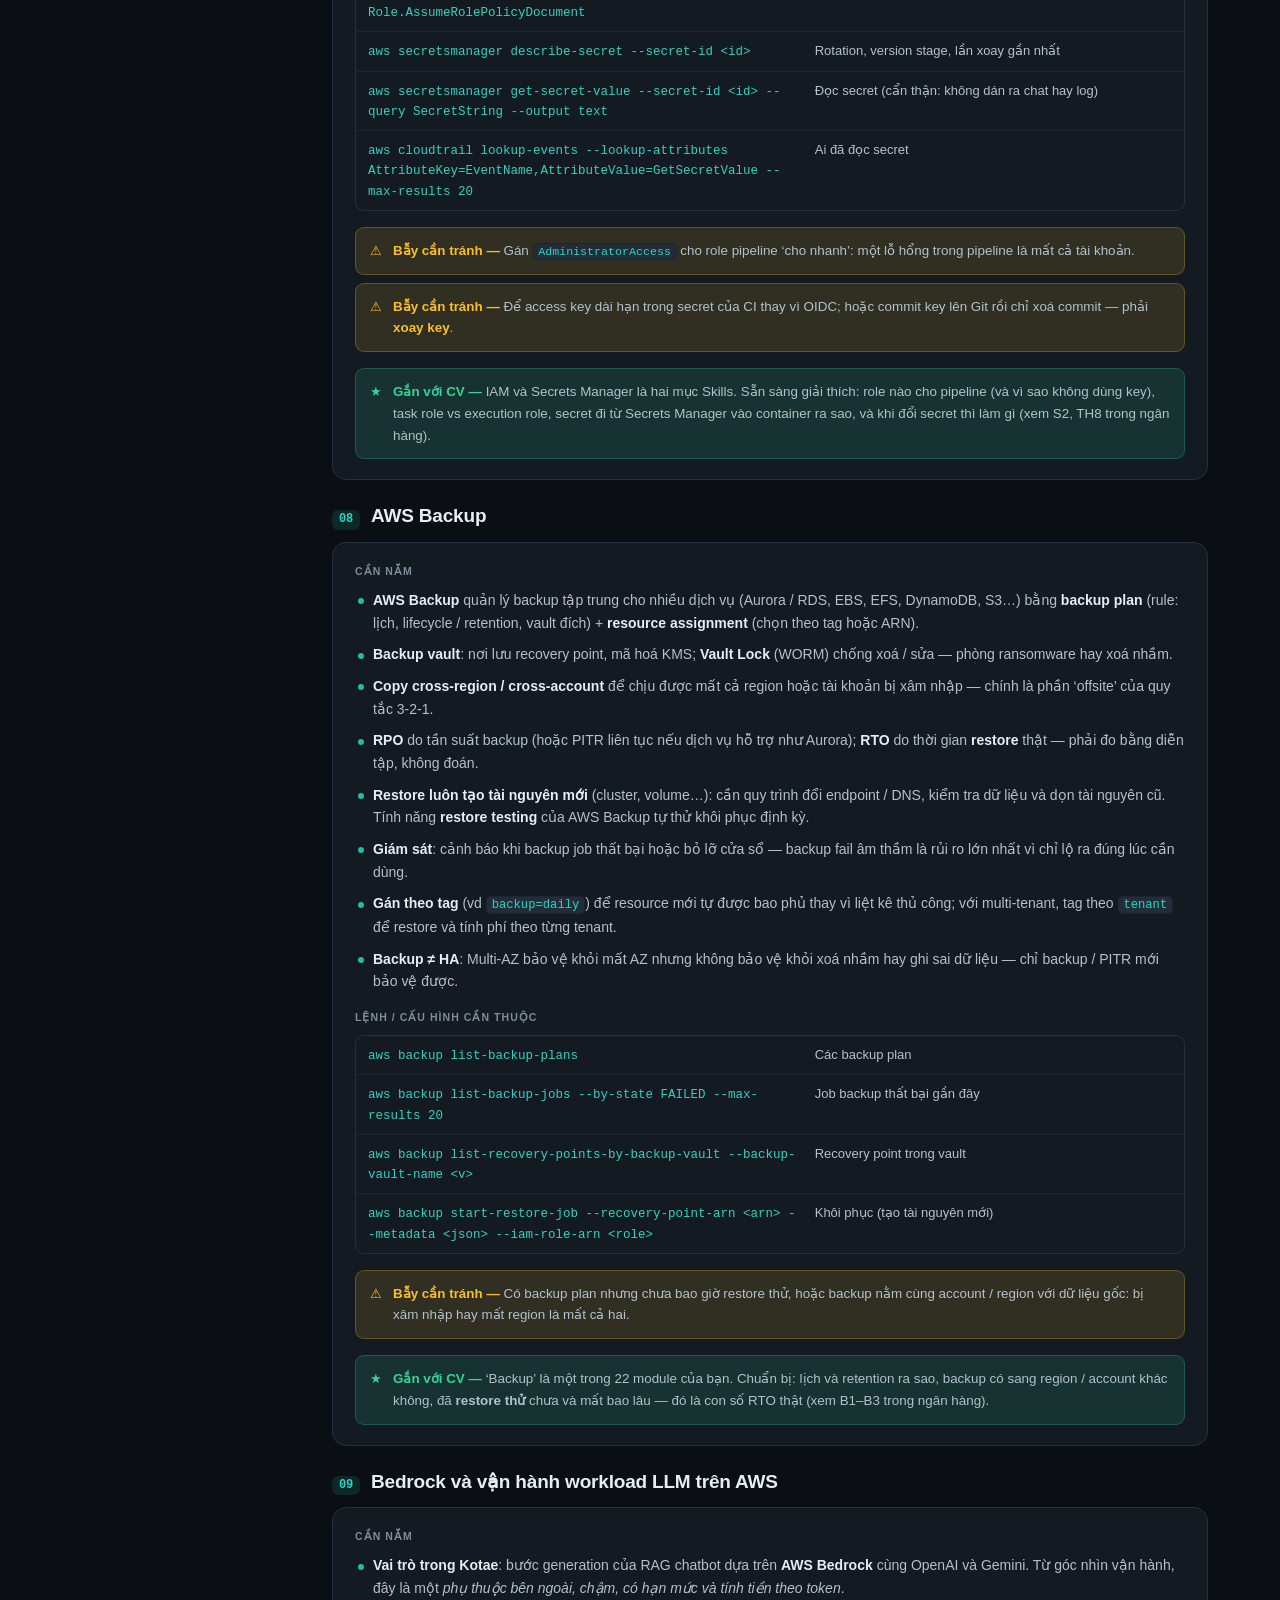
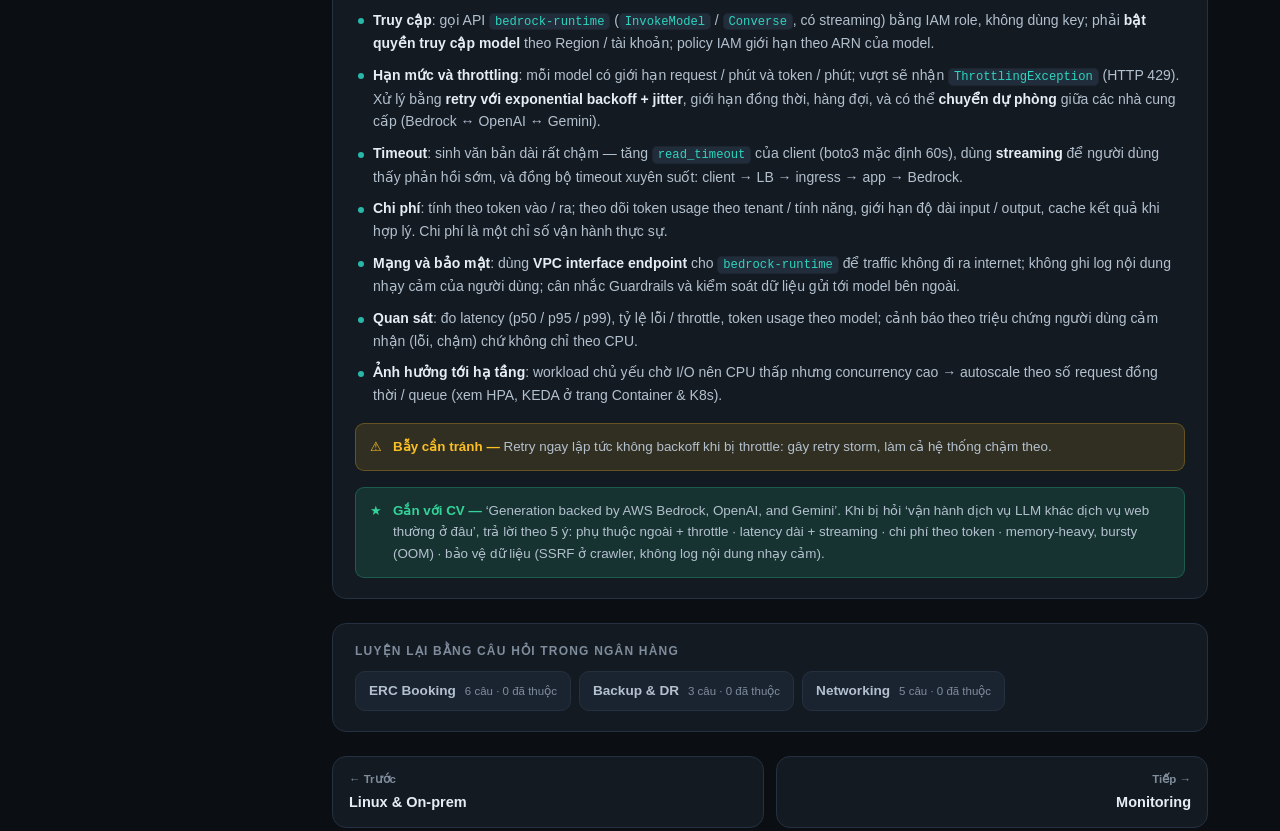
<file: aws.html>
<!DOCTYPE html>
<html lang="vi" data-theme="dark">
<head>
<meta charset="UTF-8">
<meta name="viewport" content="width=device-width, initial-scale=1">
<title>AWS · DevOps Study Guide</title>
<meta name="robots" content="noindex, nofollow, noarchive, nosnippet">
<meta name="googlebot" content="noindex, nofollow">
<meta name="description" content="Kiến thức AWS (ECS Fargate, EKS, VPC, Aurora, ElastiCache, CloudFront/WAF, SQS, SES, IAM, Secrets Manager) theo đúng CV DevOps Engineer.">
<link rel="stylesheet" href="css/style.css">
<link rel="icon" href="data:image/svg+xml,<svg xmlns='http://www.w3.org/2000/svg' viewBox='0 0 100 100'><text y='.9em' font-size='90'>🎯</text></svg>">
<script src="js/theme-init.js"></script>
</head>
<body data-page="aws">

<!-- ============ THANH TRÊN — do js/common.js dựng từ danh sách TABS ============ -->
<header class="topbar" id="topbar"></header>

<main>
  <div class="wrap" id="kb"></div>
</main>

<script src="js/common.js"></script>
<script src="js/data.js"></script>
<script src="js/kb/aws.js"></script>
<script src="js/kb.js"></script>
</body>
</html>
</file>
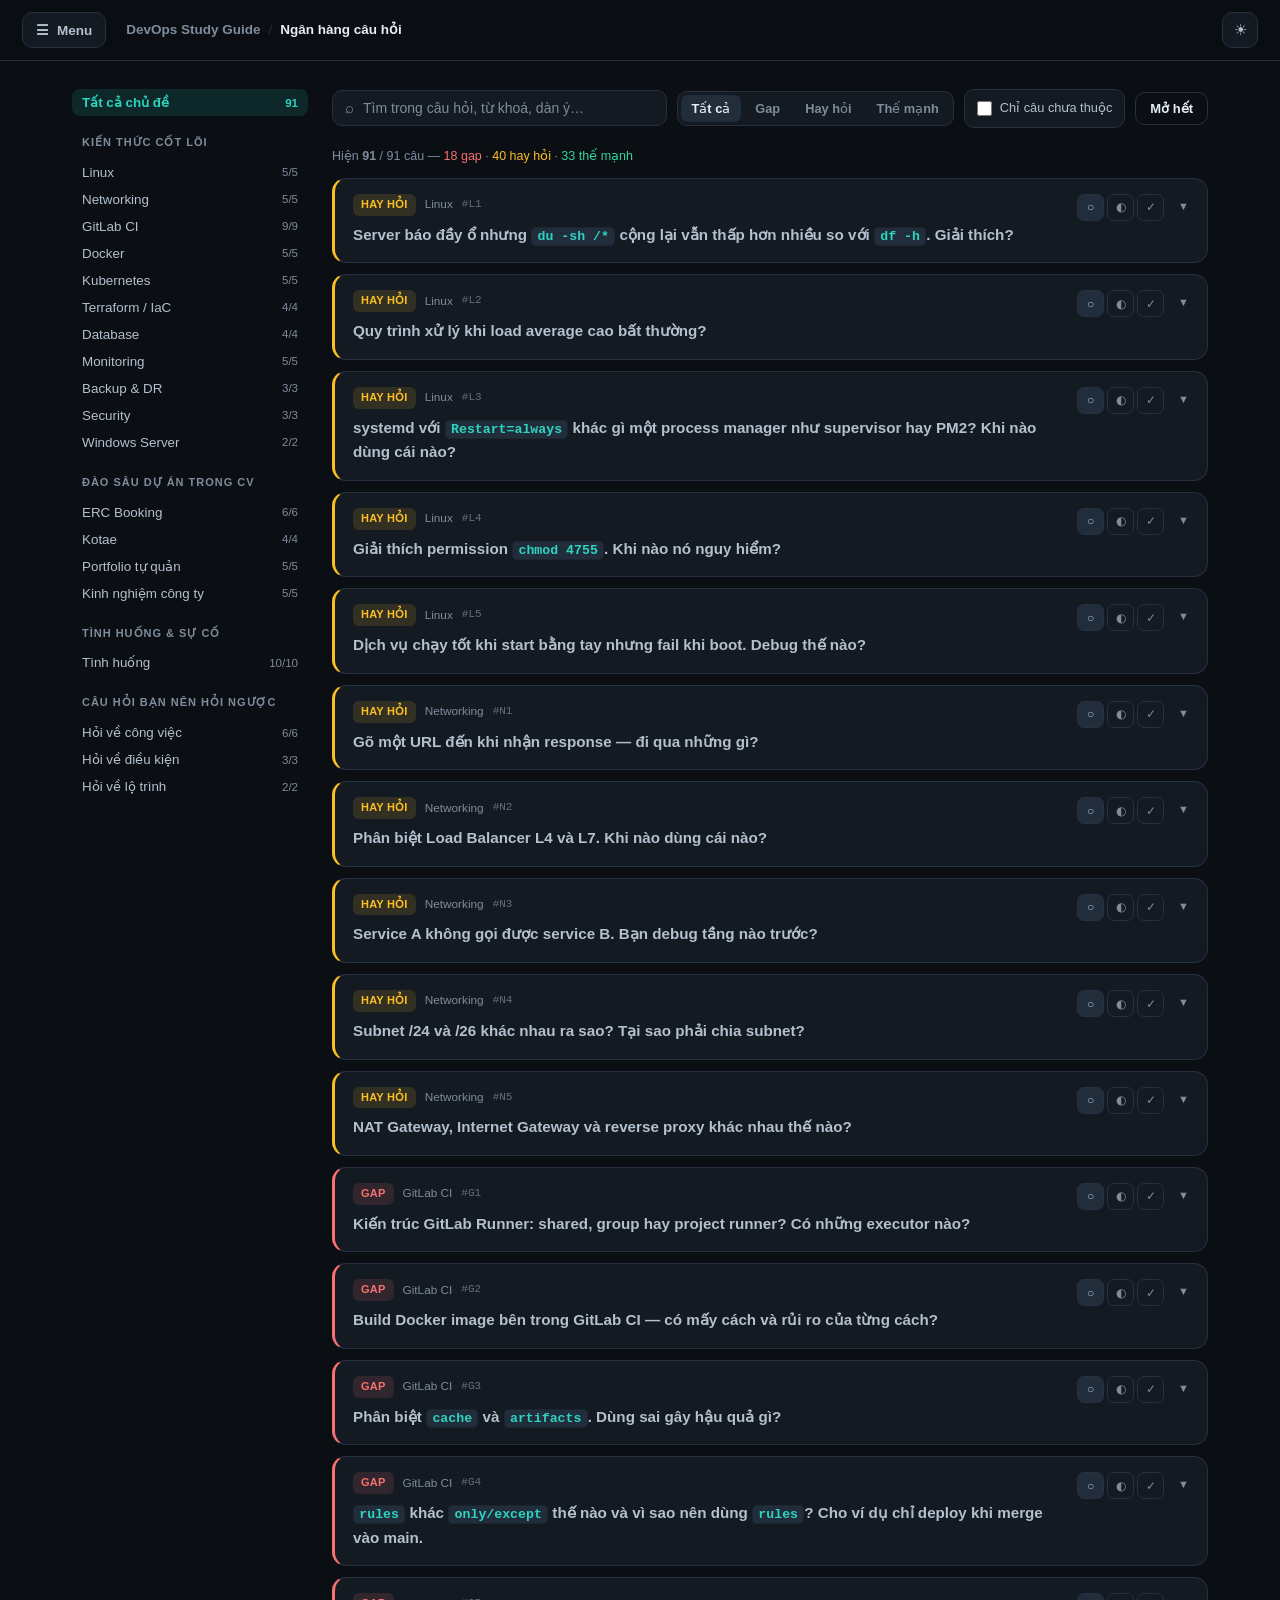
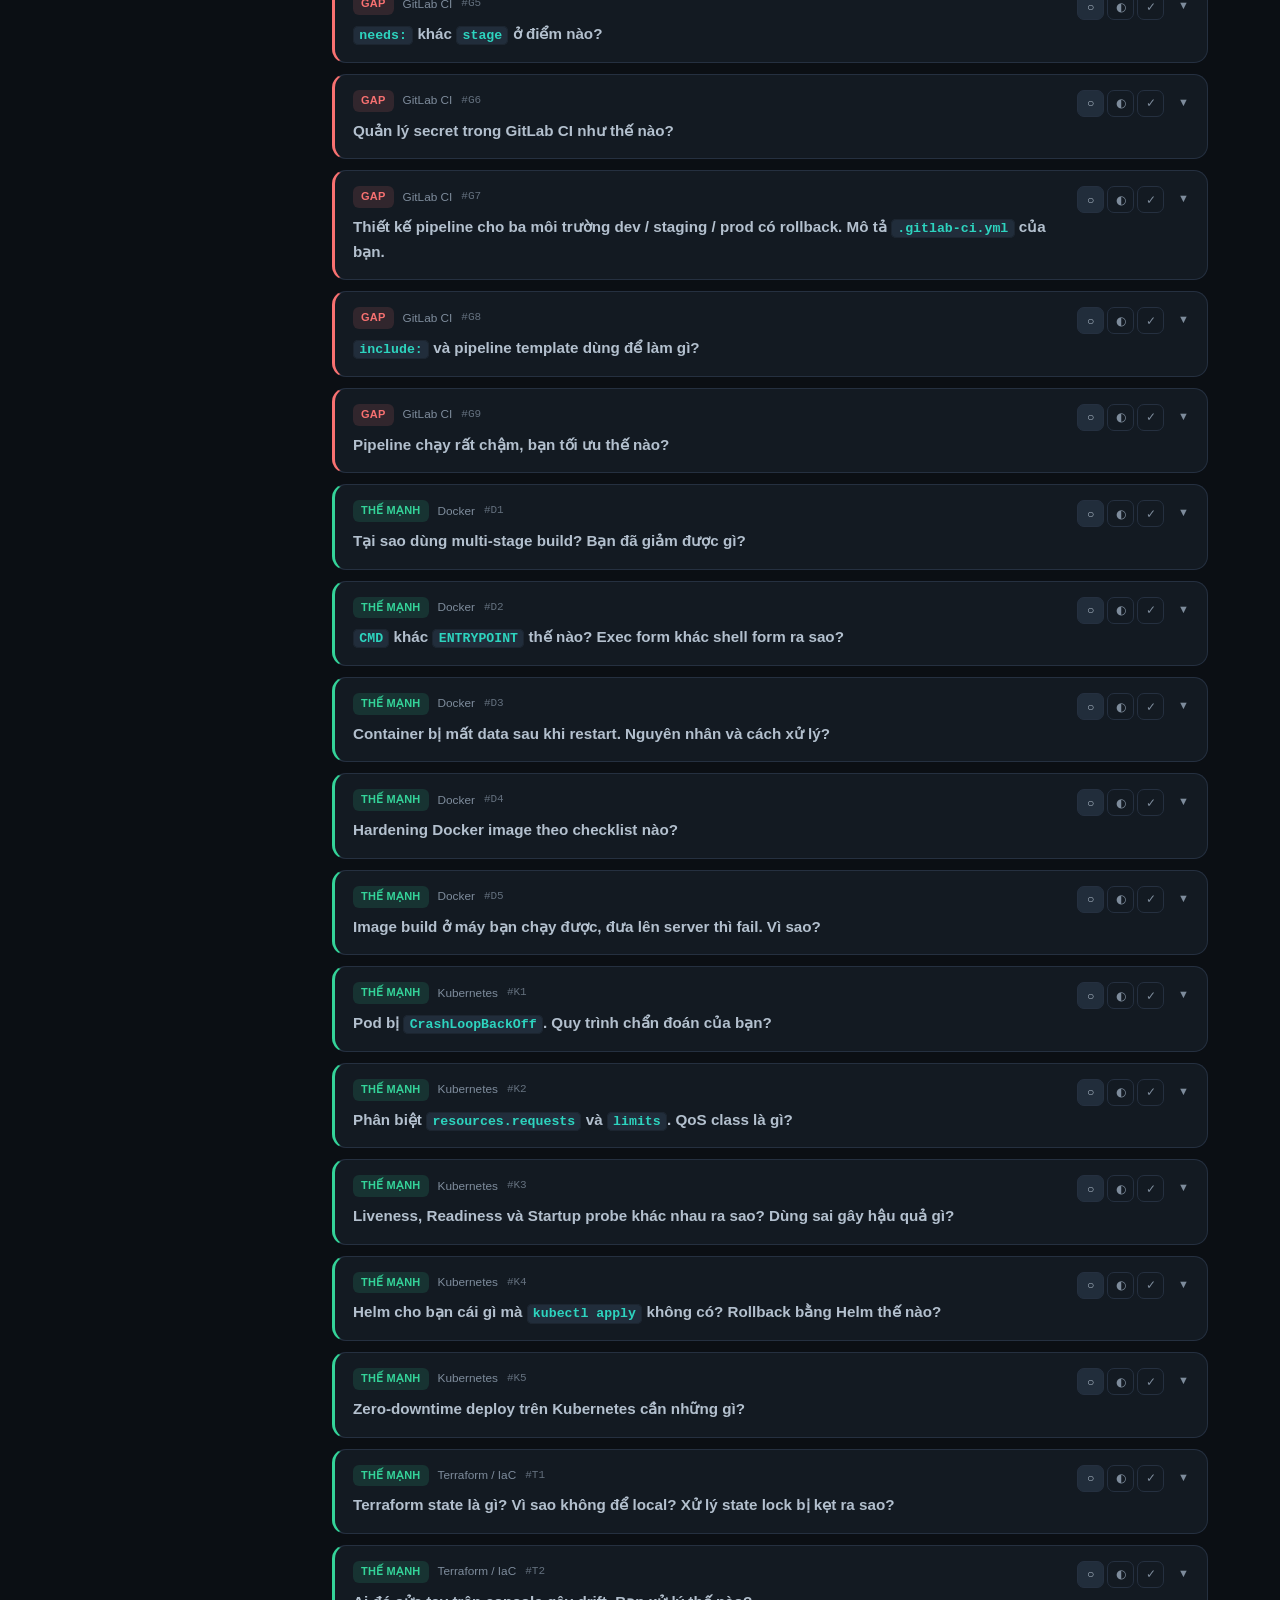
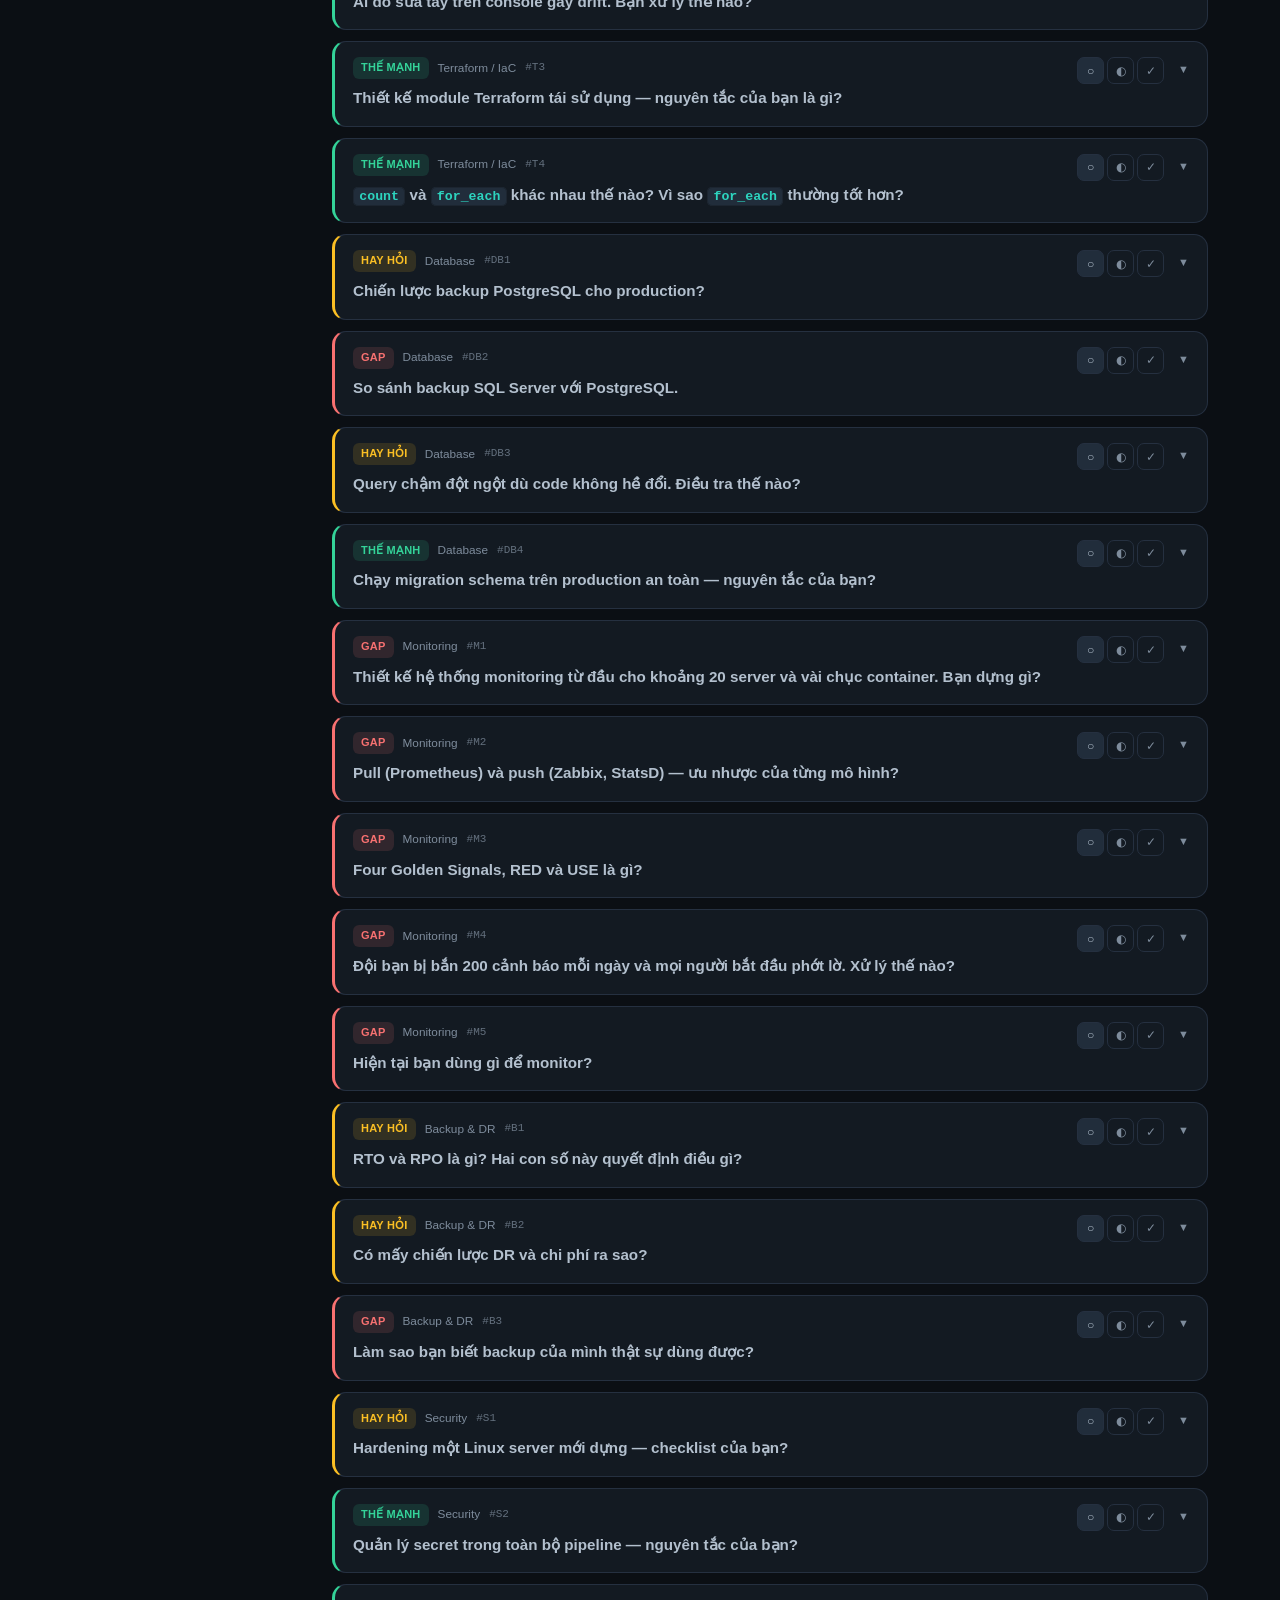
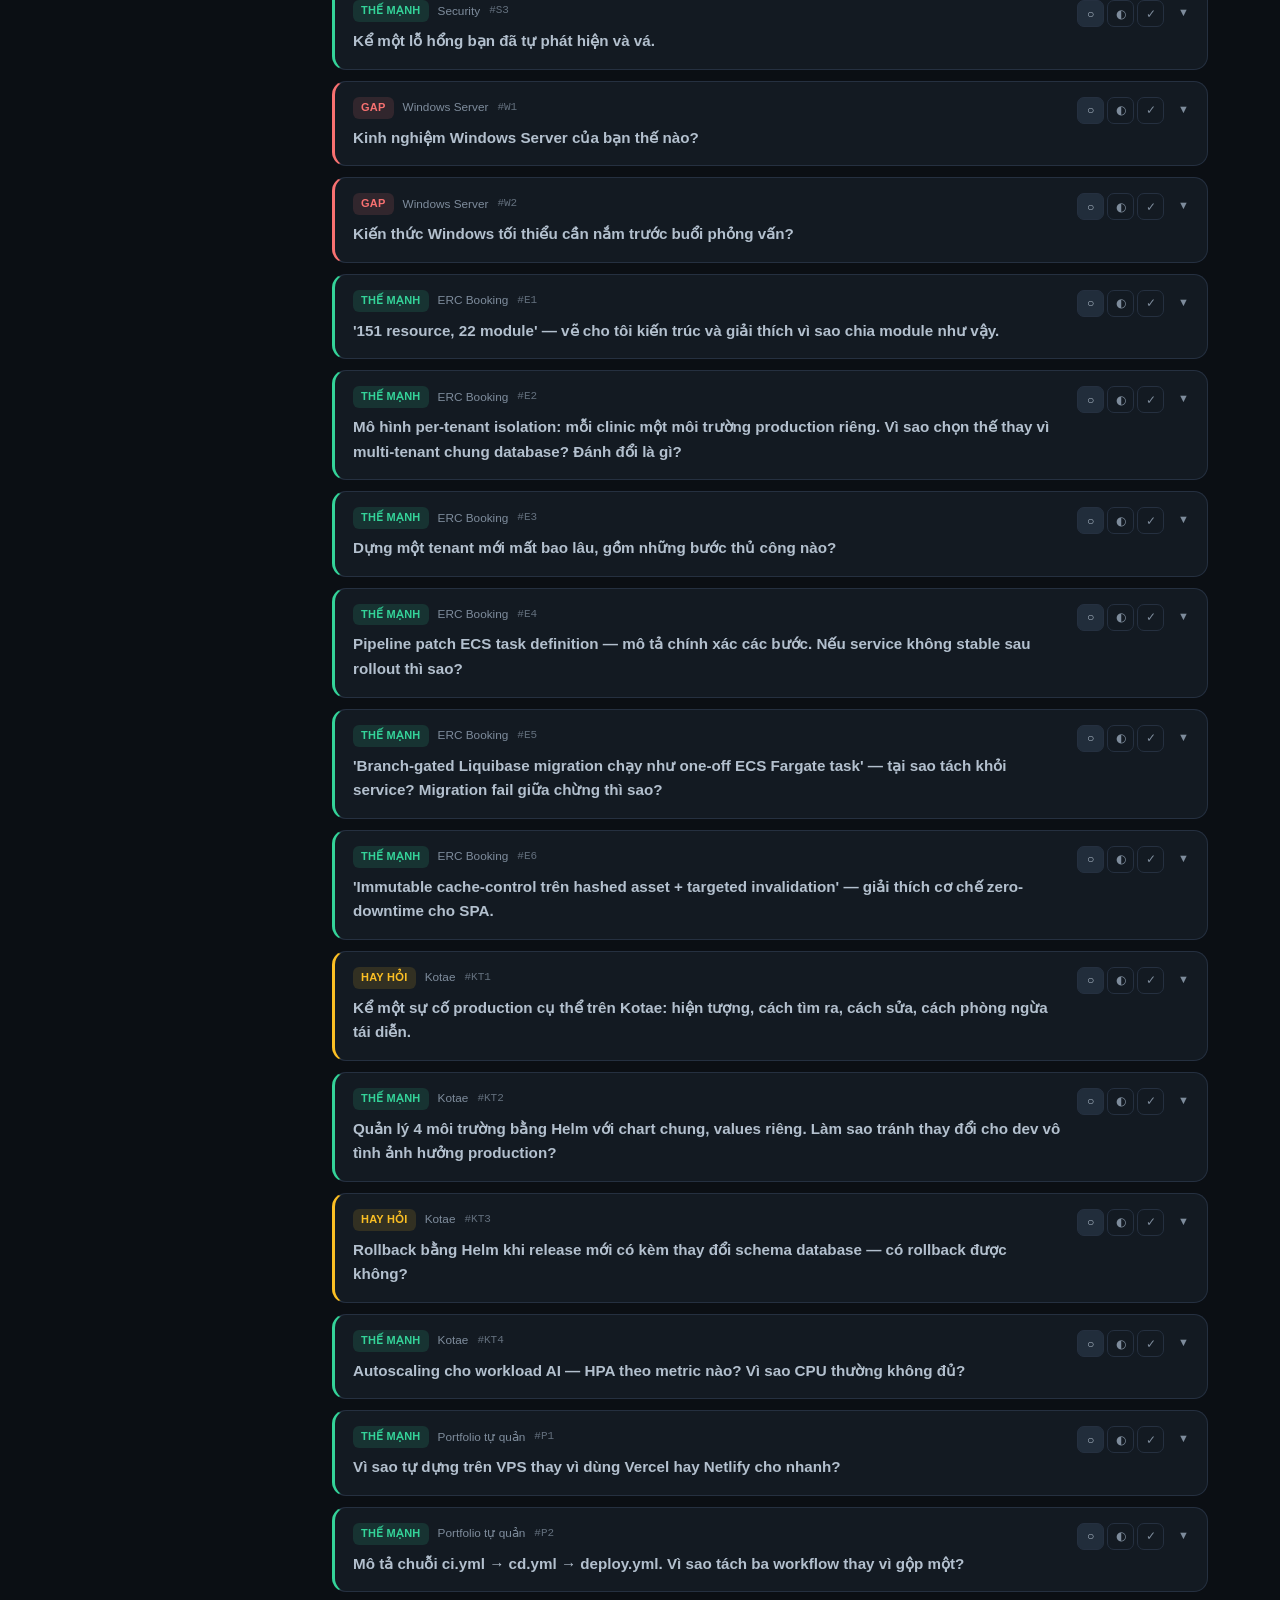
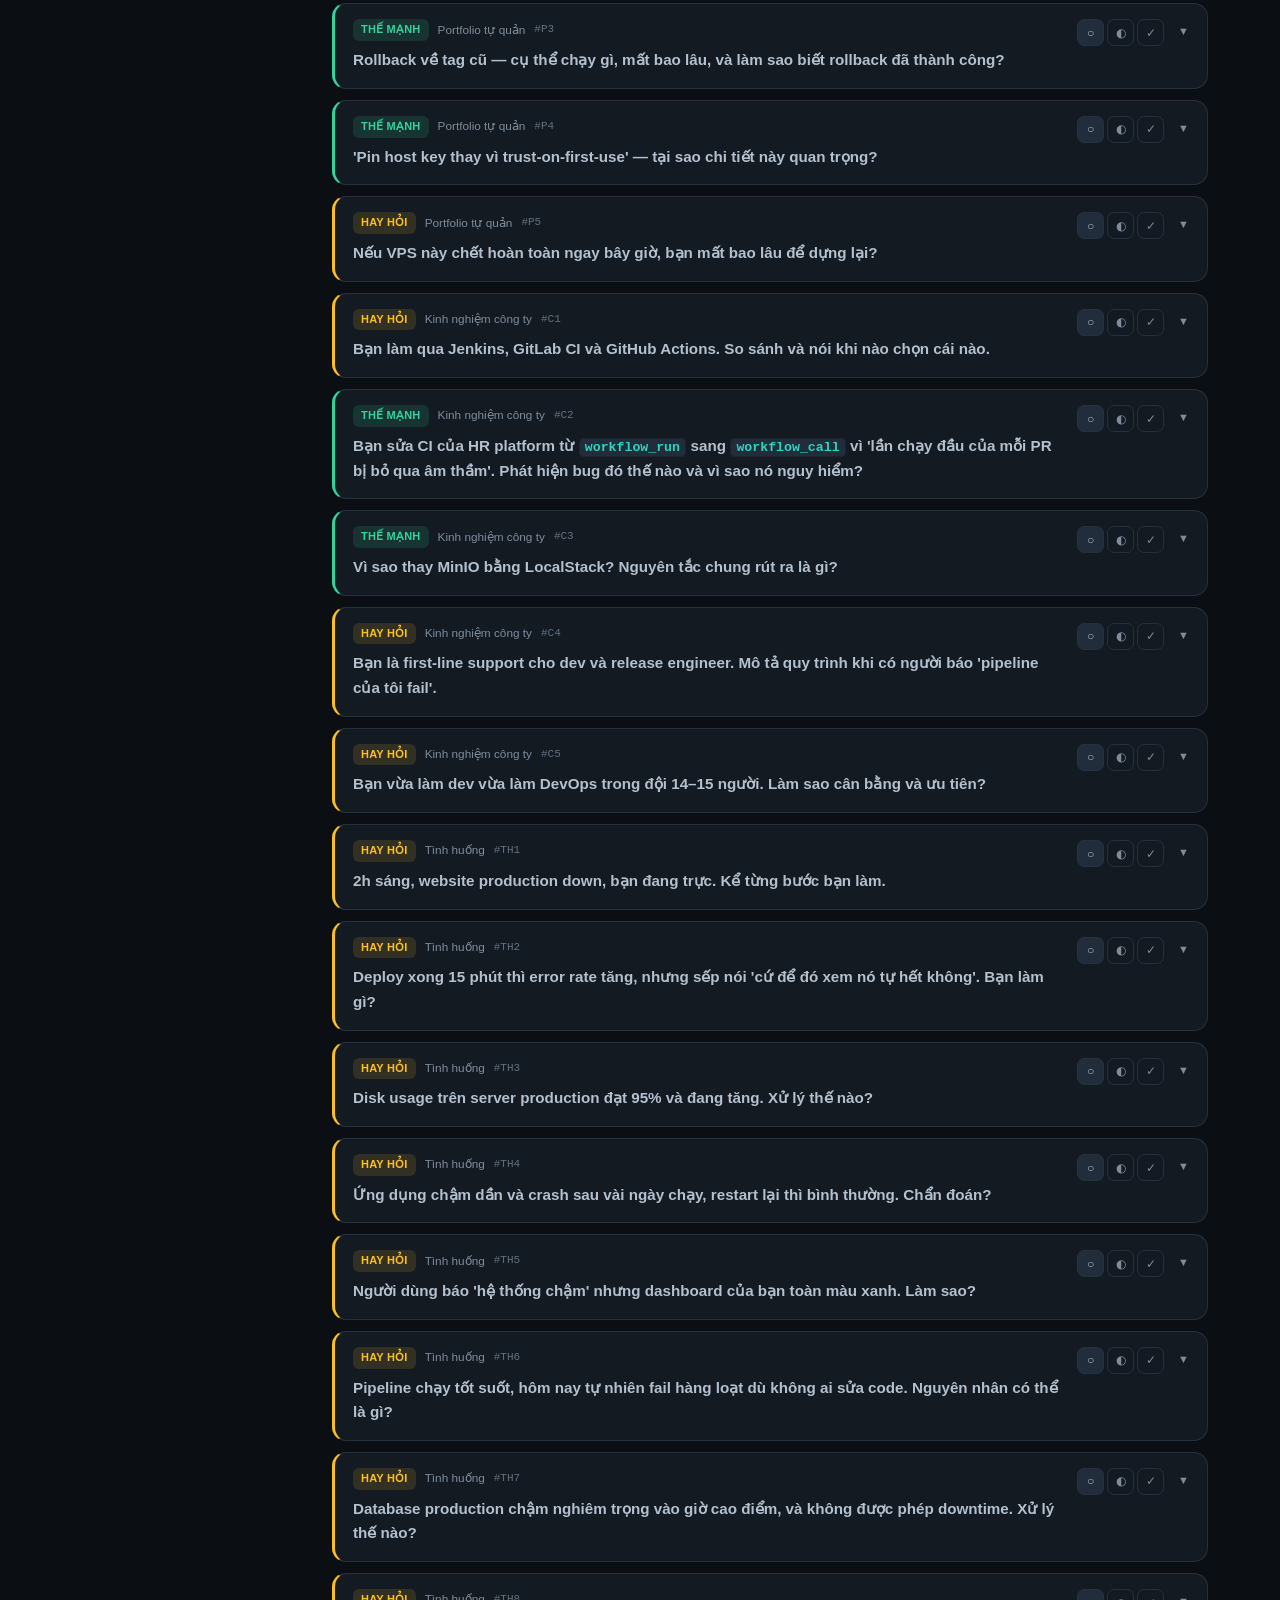
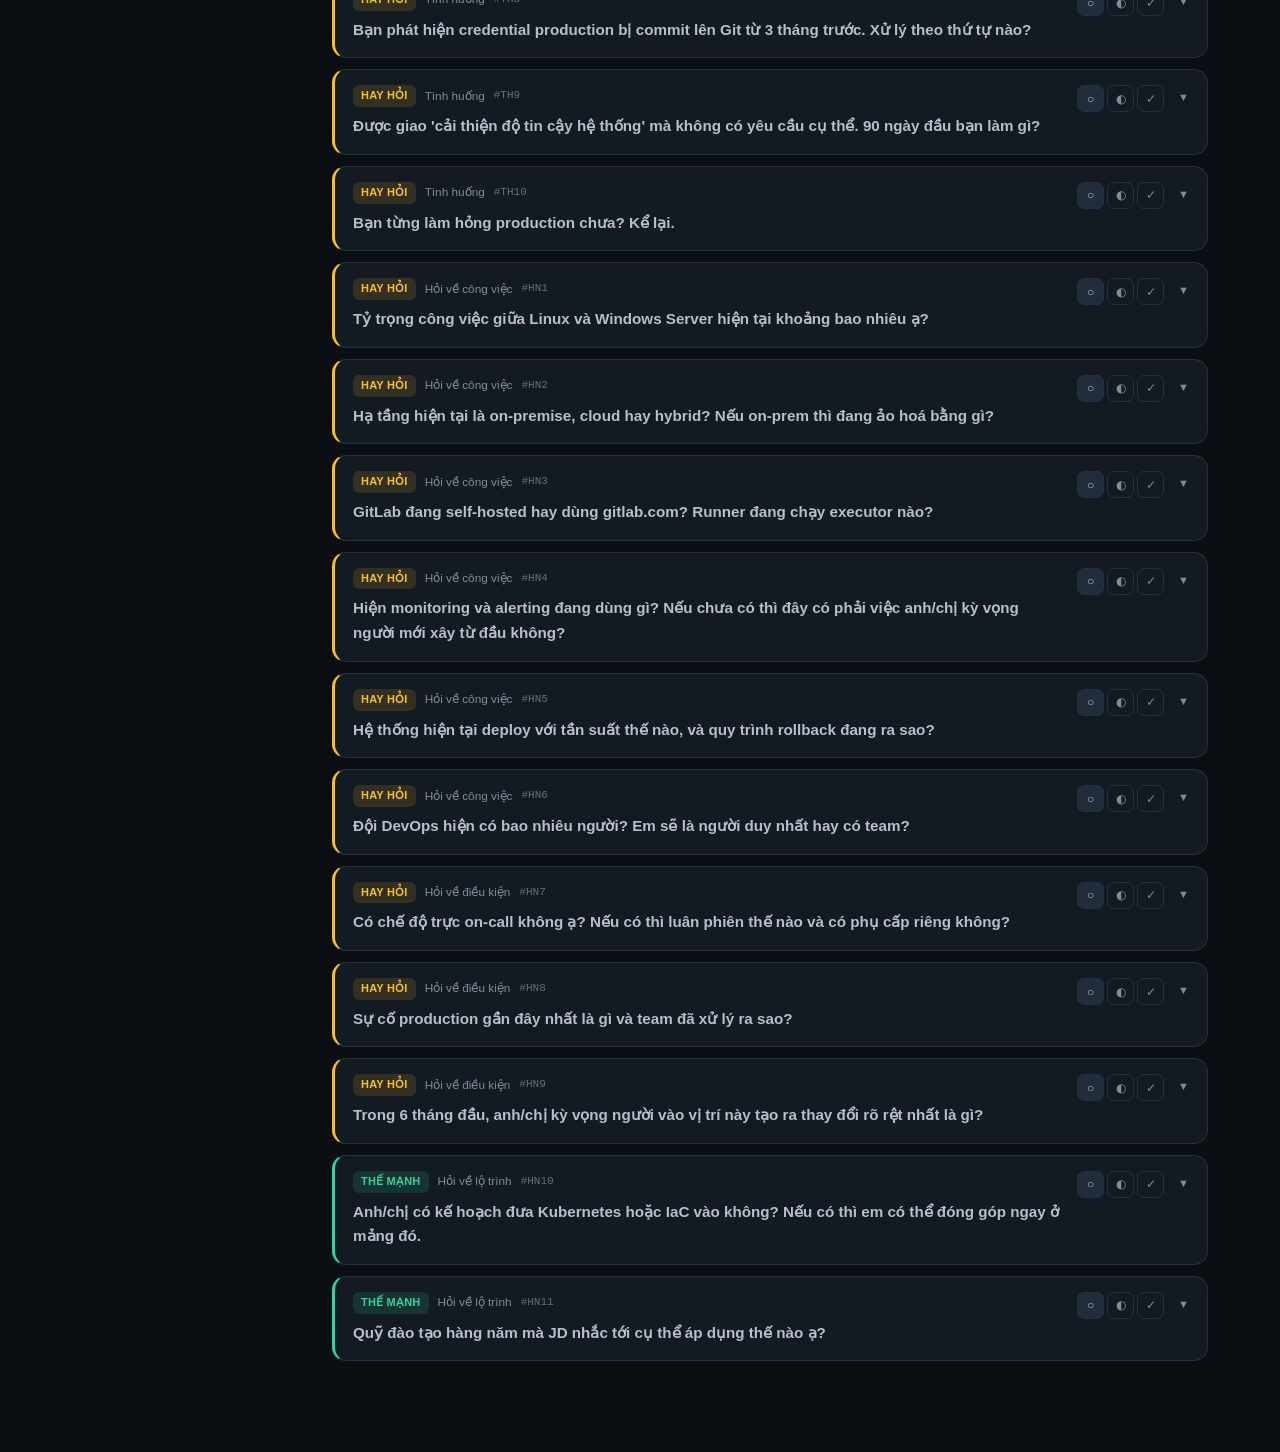
<file: bank.html>
<!DOCTYPE html>
<html lang="vi" data-theme="dark">
<head>
<meta charset="UTF-8">
<meta name="viewport" content="width=device-width, initial-scale=1">
<title>Ngân hàng câu hỏi · DevOps Study Guide</title>
<meta name="robots" content="noindex, nofollow, noarchive, nosnippet">
<meta name="googlebot" content="noindex, nofollow">
<meta name="description" content="Ngân hàng 91 câu hỏi ôn tập DevOps Engineer: lọc theo chủ đề và mức ưu tiên, đánh dấu đã thuộc.">
<link rel="stylesheet" href="css/style.css">
<link rel="icon" href="data:image/svg+xml,<svg xmlns='http://www.w3.org/2000/svg' viewBox='0 0 100 100'><text y='.9em' font-size='90'>🎯</text></svg>">
<script src="js/theme-init.js"></script>
</head>
<body data-page="bank">

<!-- ============ THANH TRÊN — do js/common.js dựng từ danh sách TABS ============ -->
<header class="topbar" id="topbar"></header>

<main>
  <div class="wrap">
    <div class="bank">

      <aside class="sidebar">
        <nav class="side-nav" id="sideNav"></nav>
      </aside>

      <div>
        <div class="toolbar">
          <label class="search">
            <span style="color:var(--muted)">⌕</span>
            <input type="search" id="searchInput" placeholder="Tìm trong câu hỏi, từ khoá, dàn ý…" autocomplete="off">
          </label>
          <div class="seg" id="segUu">
            <button data-uu="all" class="is-active">Tất cả</button>
            <button data-uu="gap">Gap</button>
            <button data-uu="high">Hay hỏi</button>
            <button data-uu="strong">Thế mạnh</button>
          </div>
          <label class="toggle">
            <input type="checkbox" id="chkChuaThuoc"> Chỉ câu chưa thuộc
          </label>
          <button class="btn btn-ghost" id="btnMoHet" style="padding:8px 14px;font-size:13px">Mở hết</button>
        </div>

        <div class="result-line" id="resultLine"></div>
        <div id="cardList"></div>
      </div>

    </div>
  </div>
</main>

<script src="js/common.js"></script>
<script src="js/data.js"></script>
<script src="js/app.js"></script>
</body>
</html>
</file>
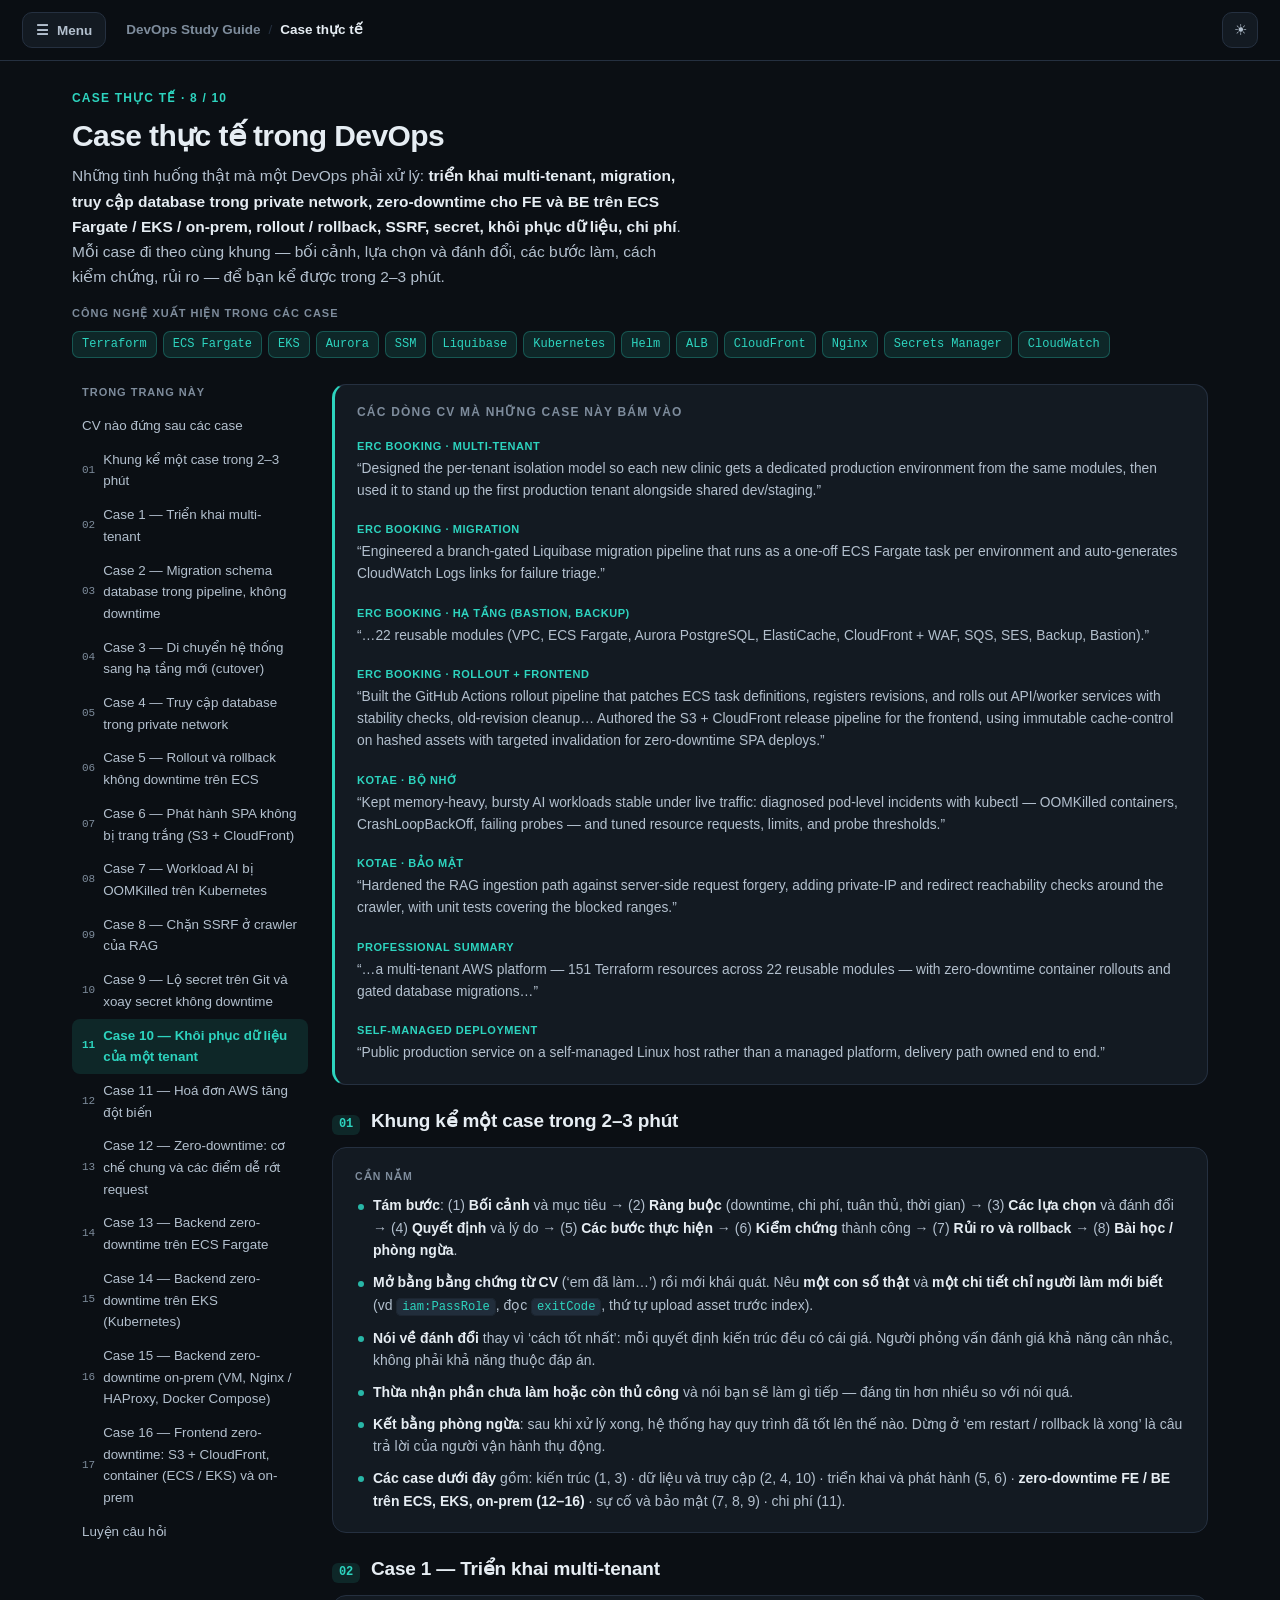
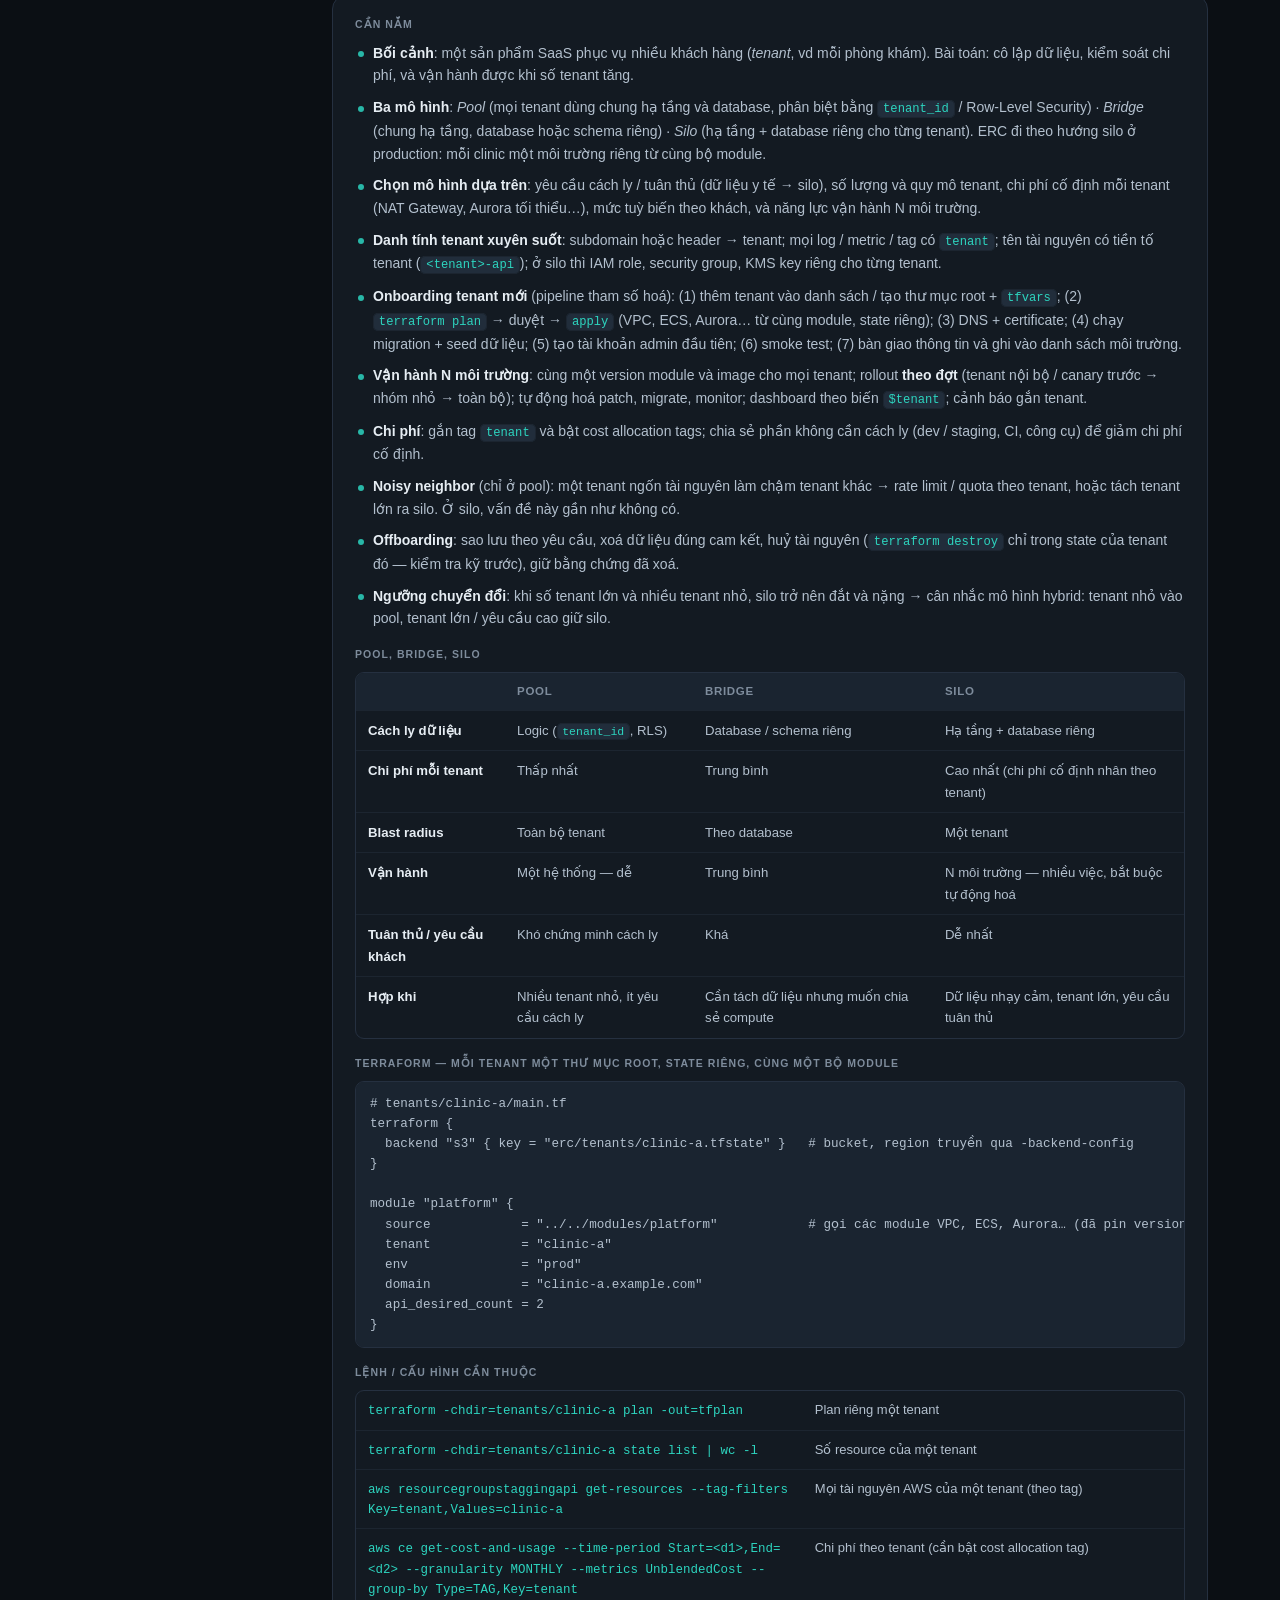
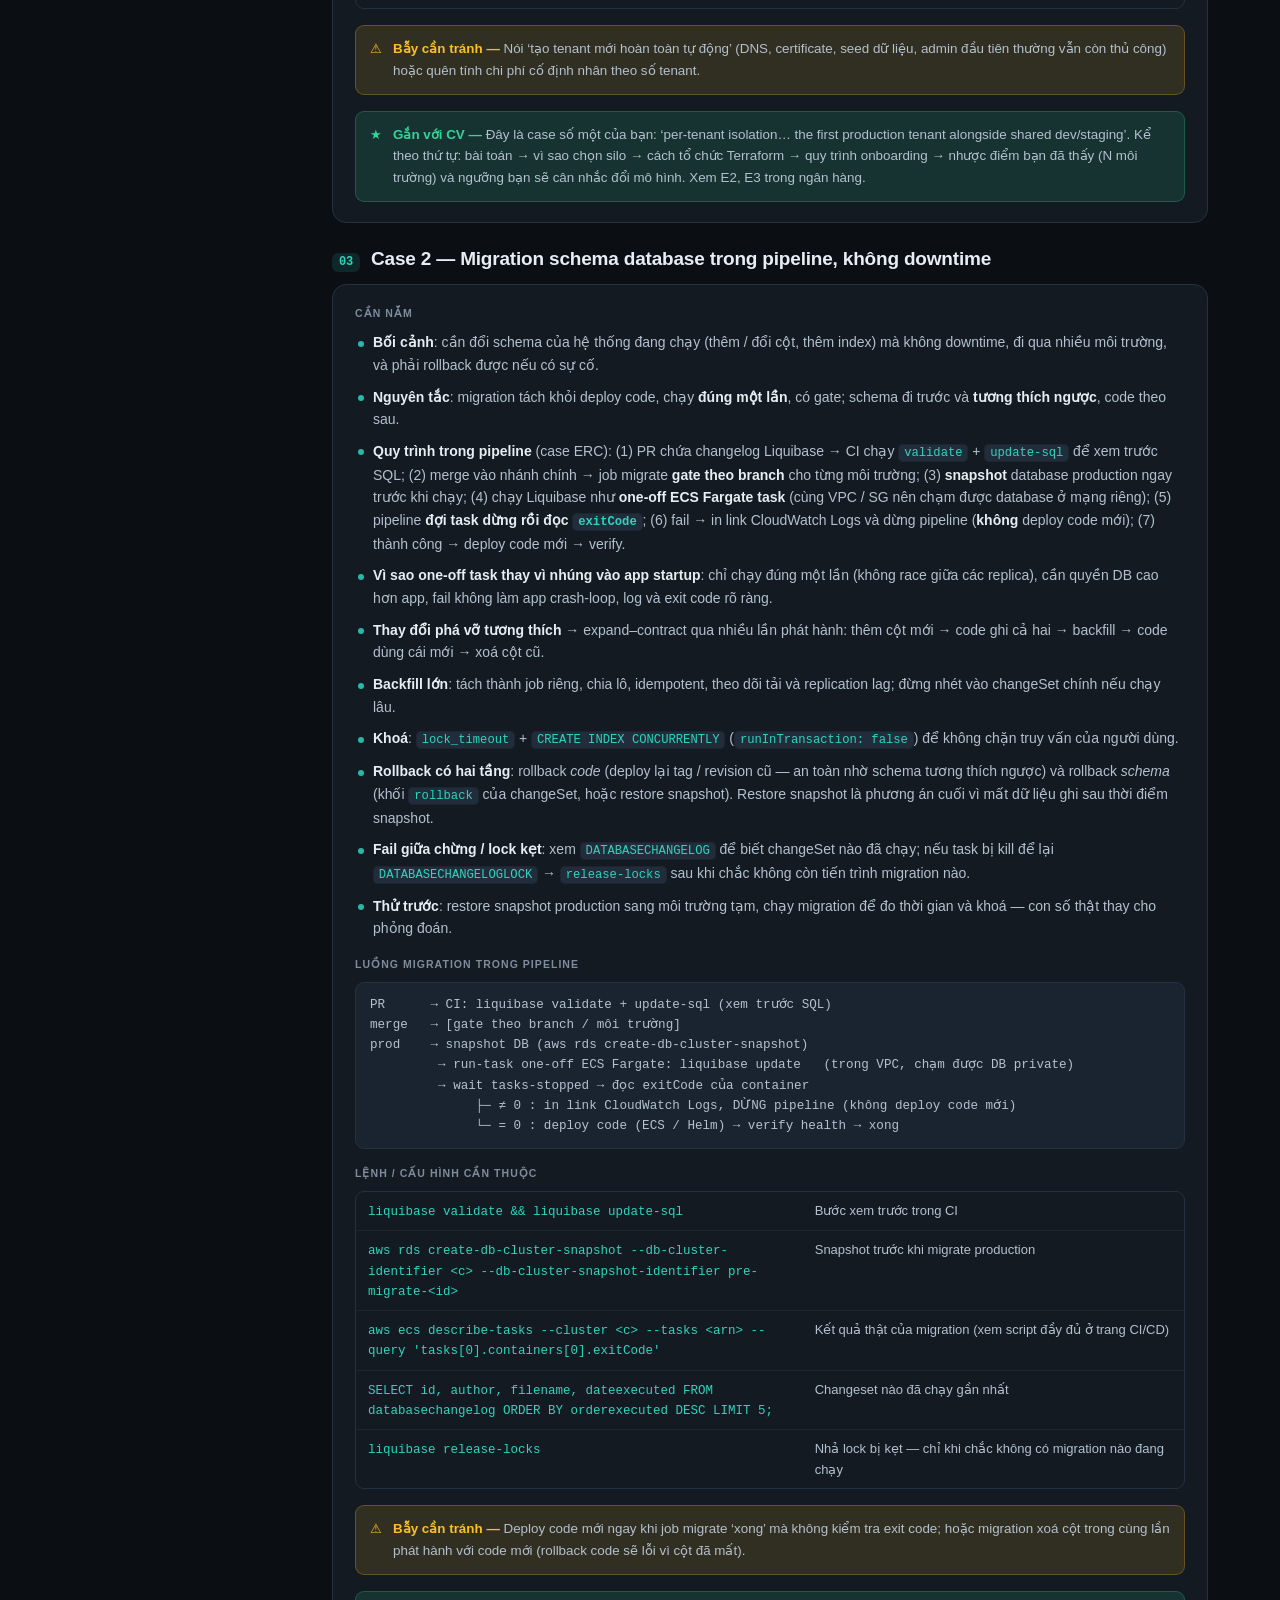
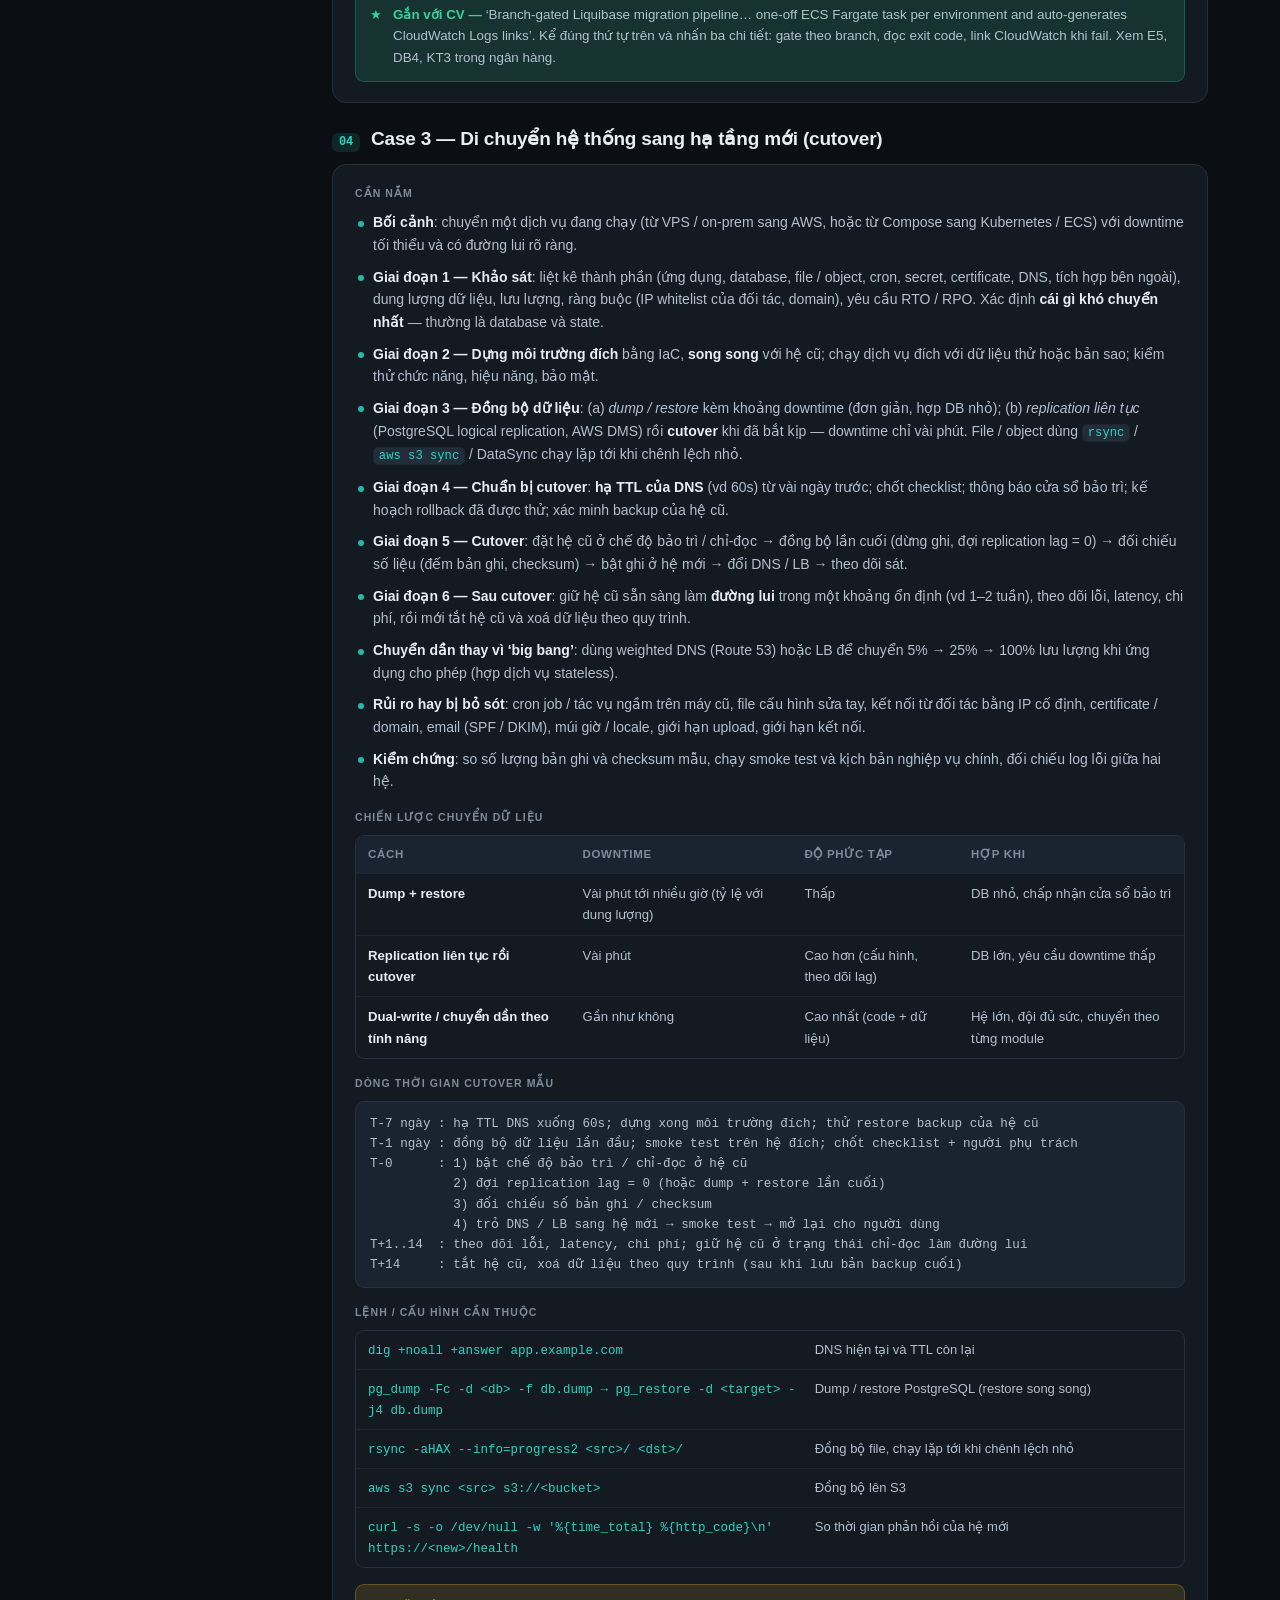
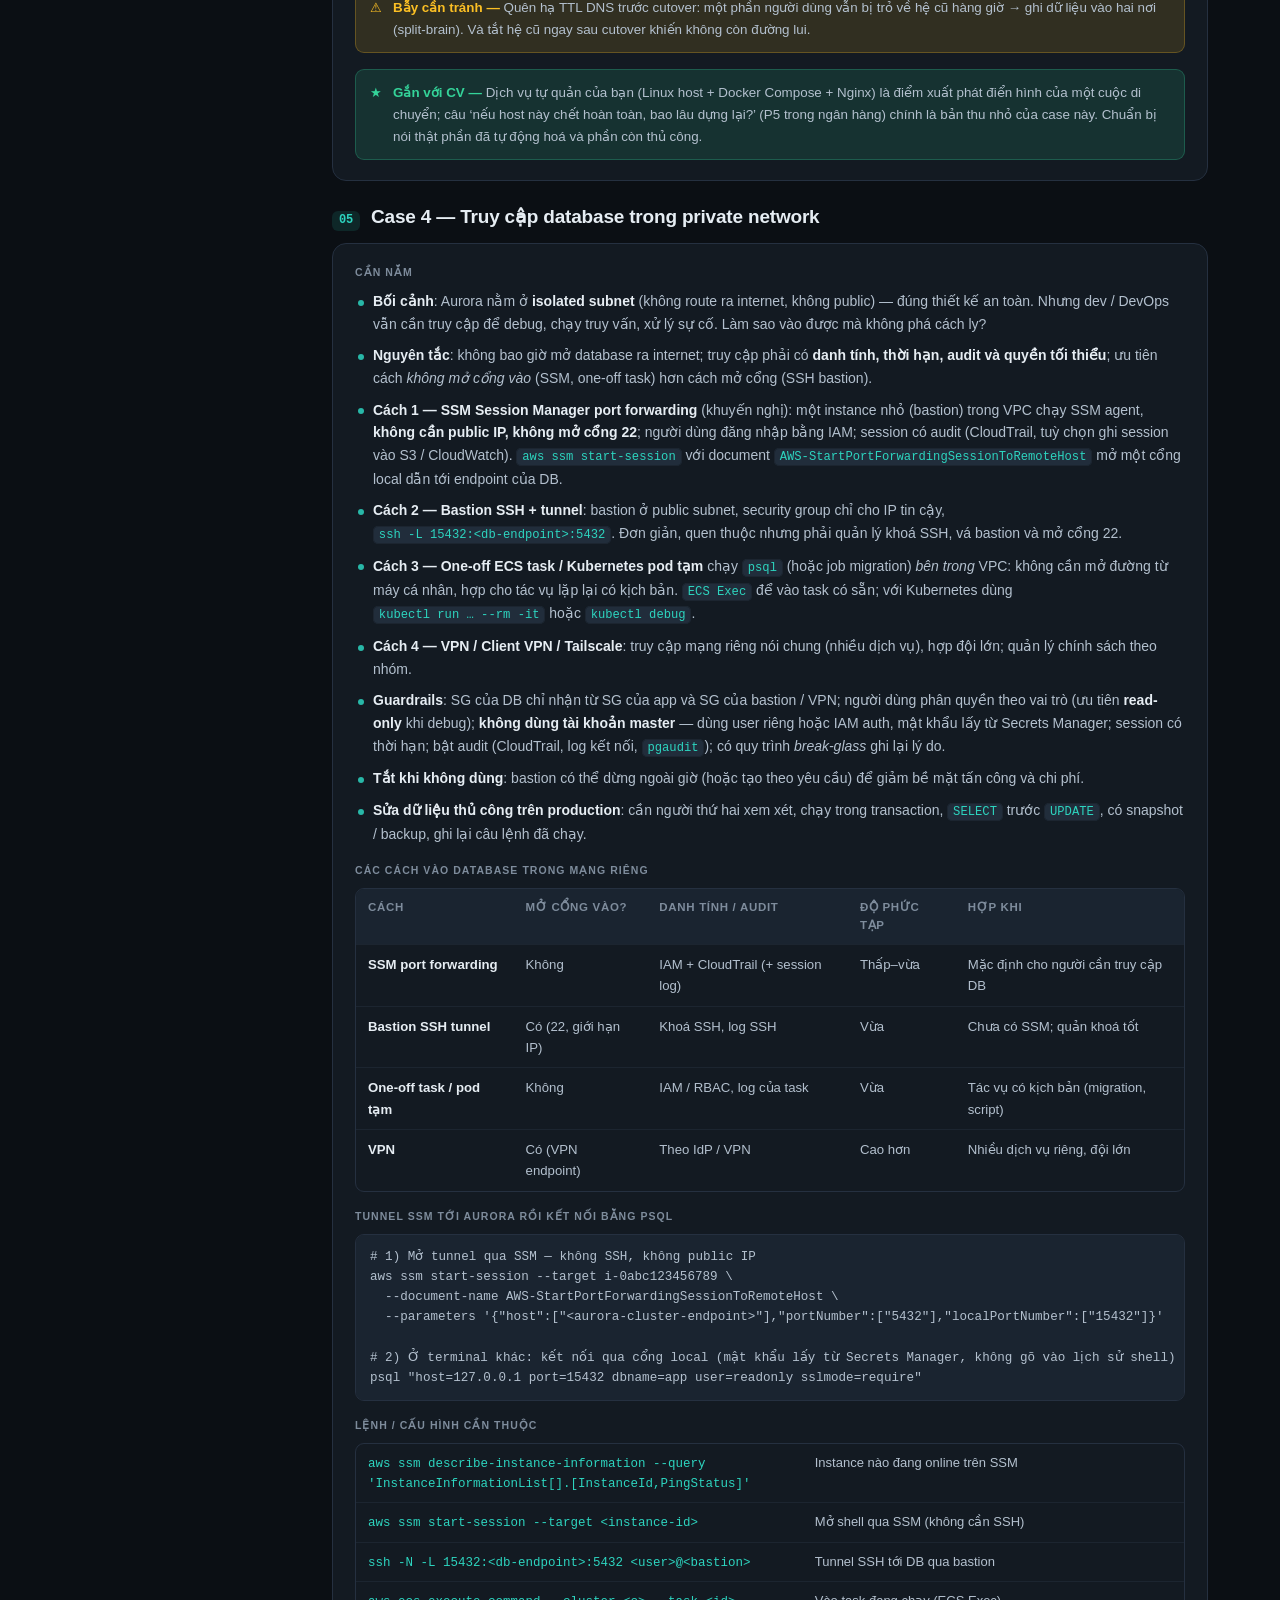
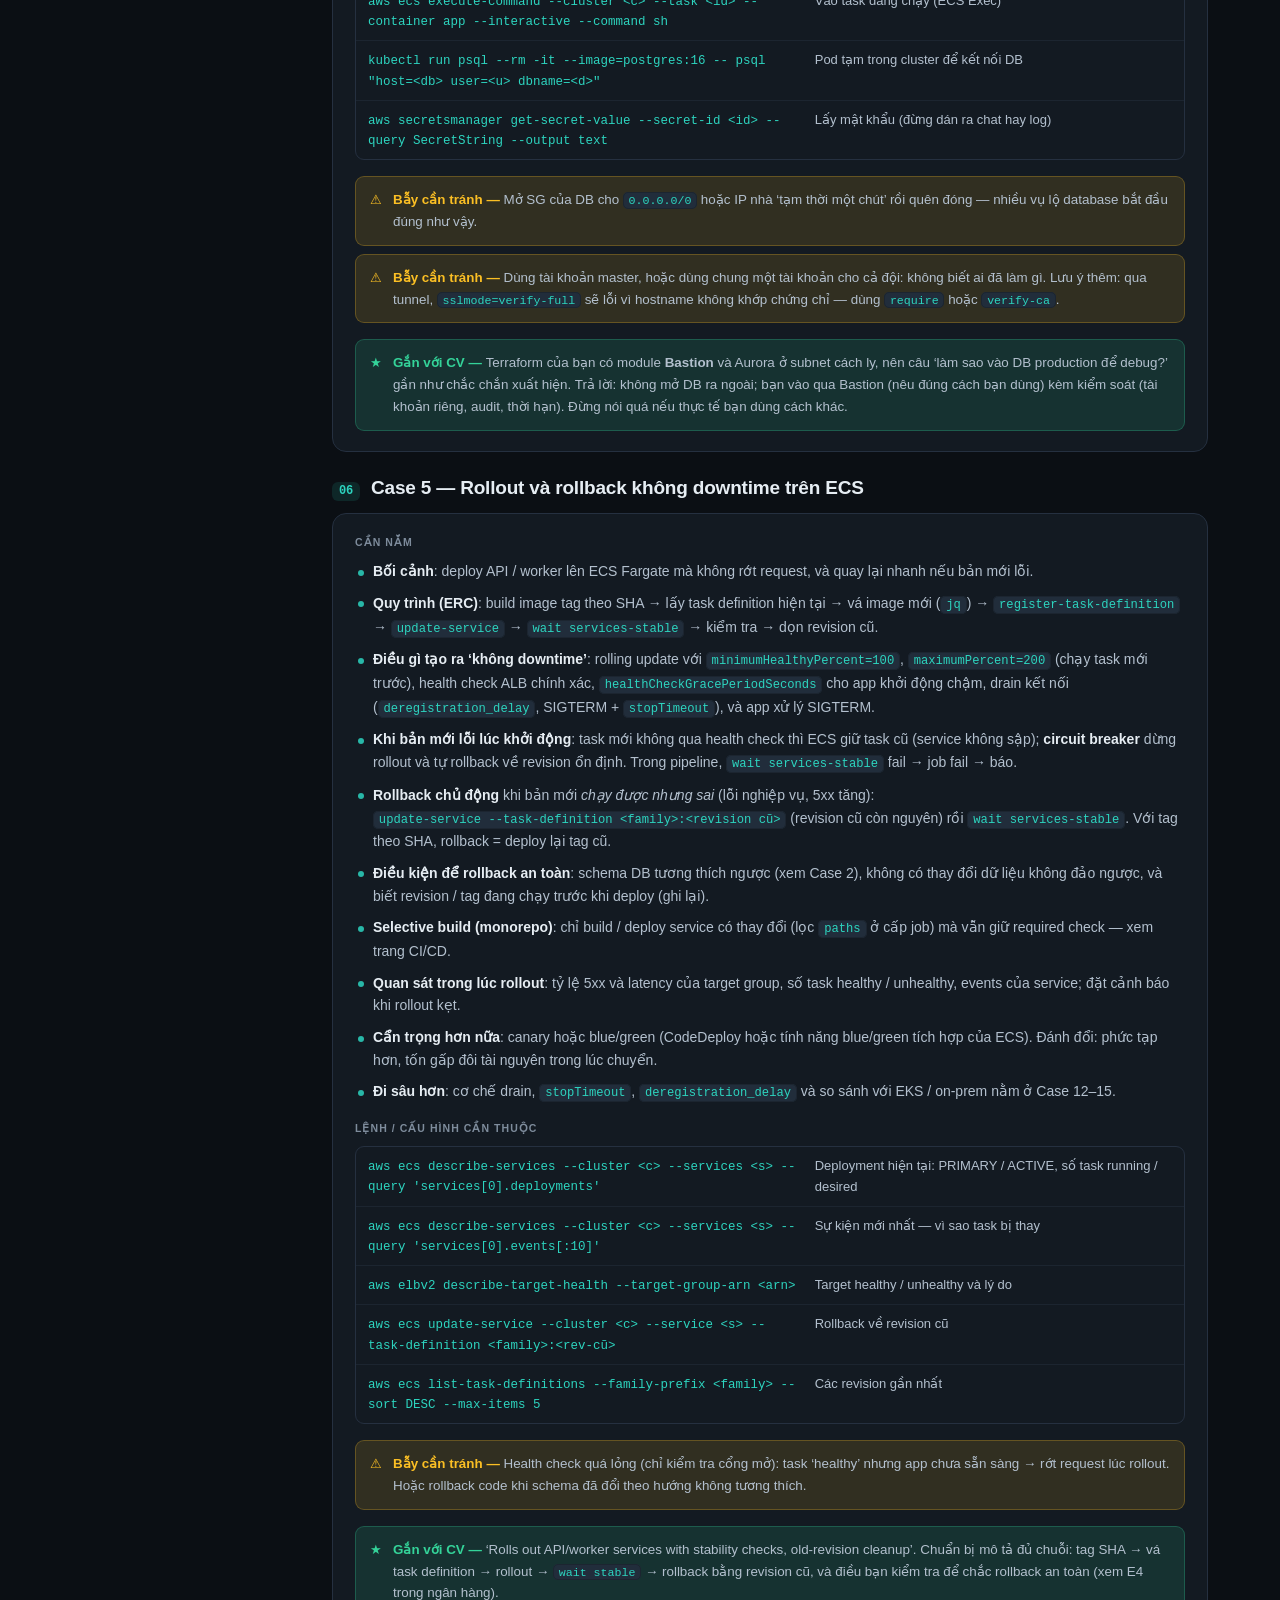
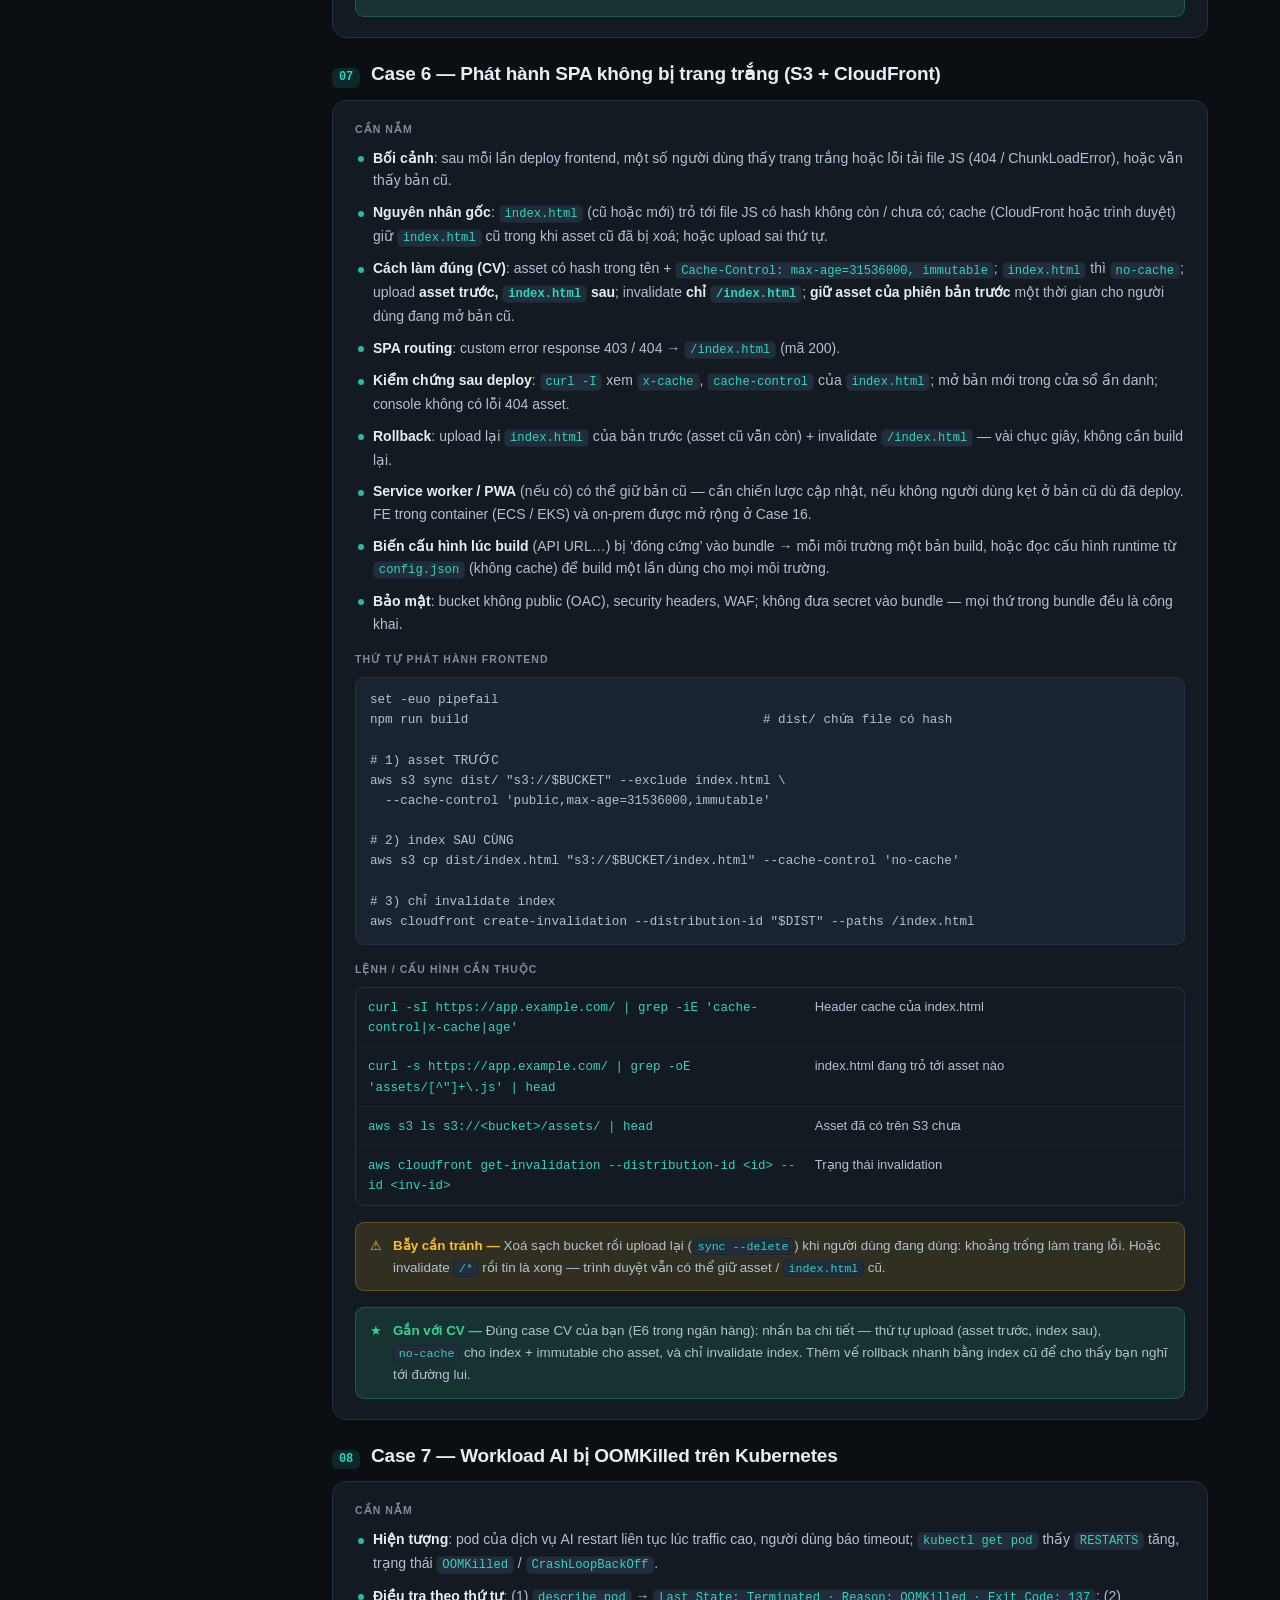
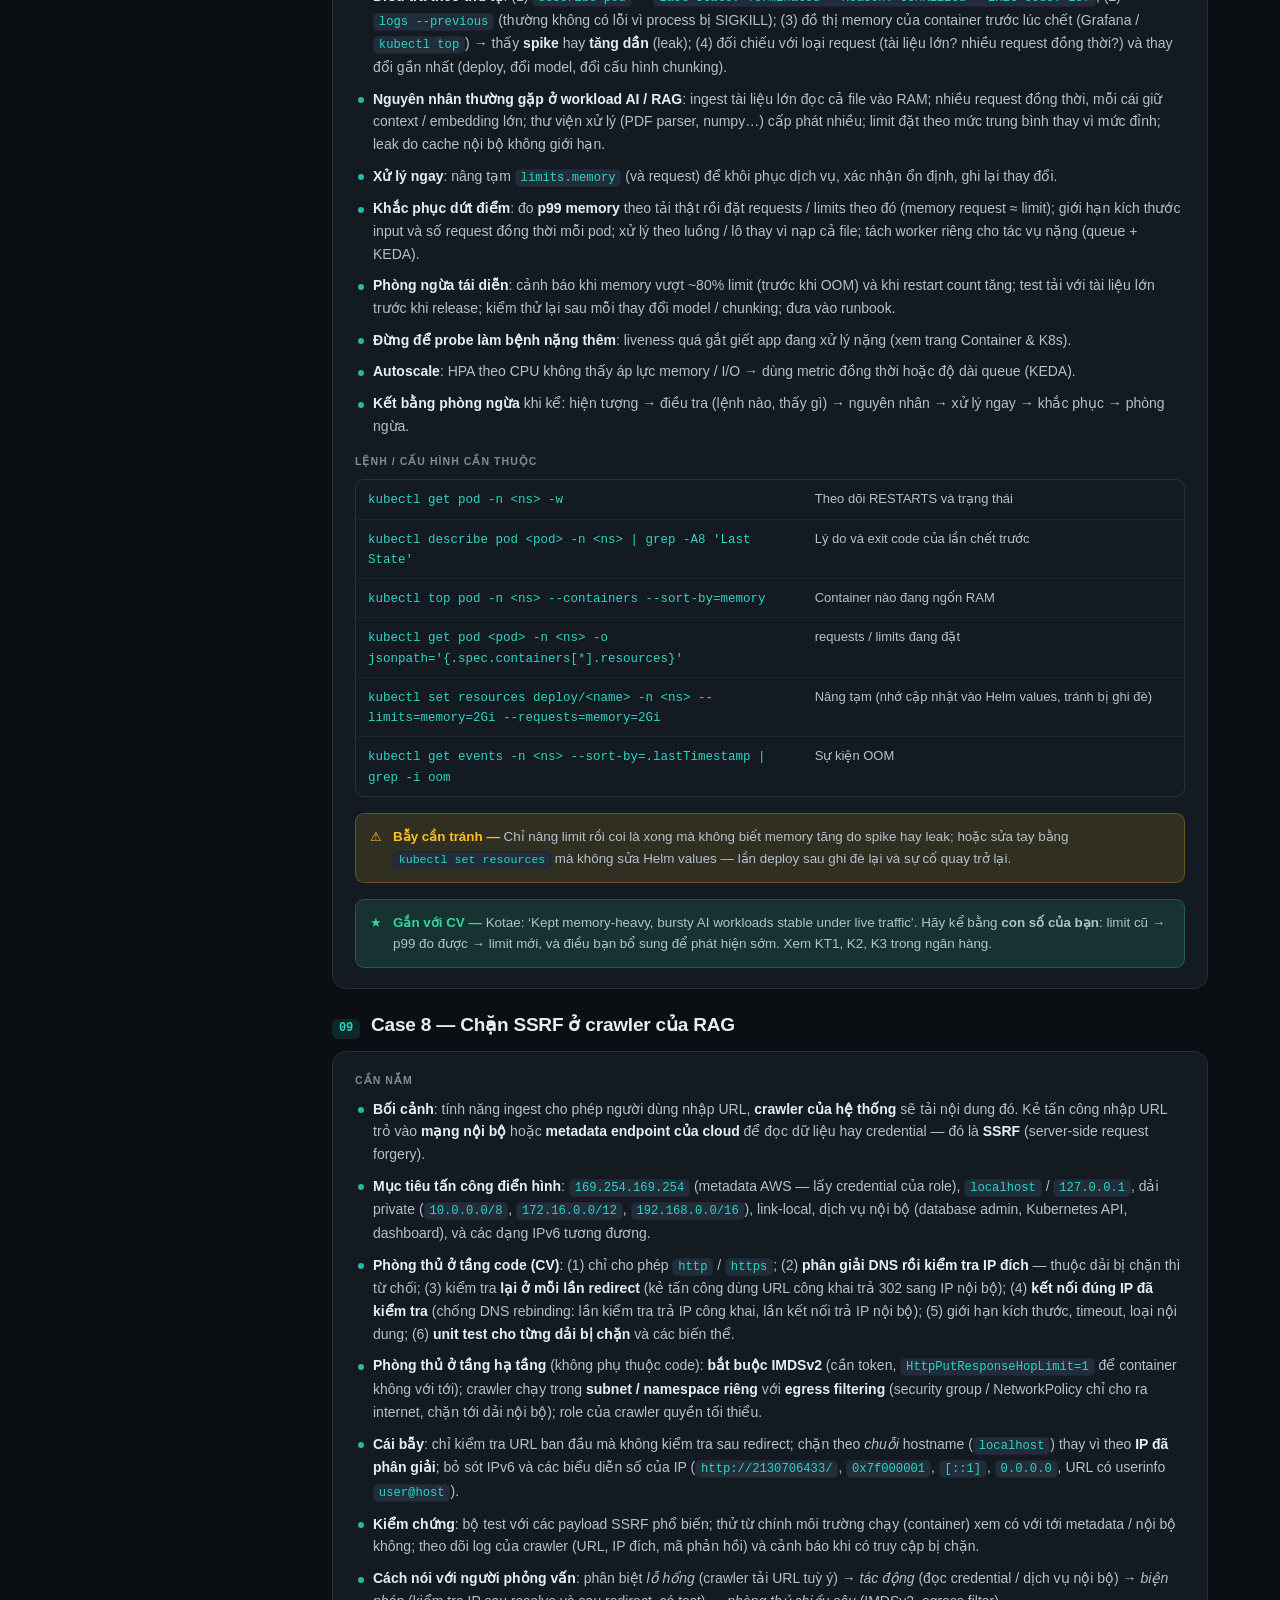
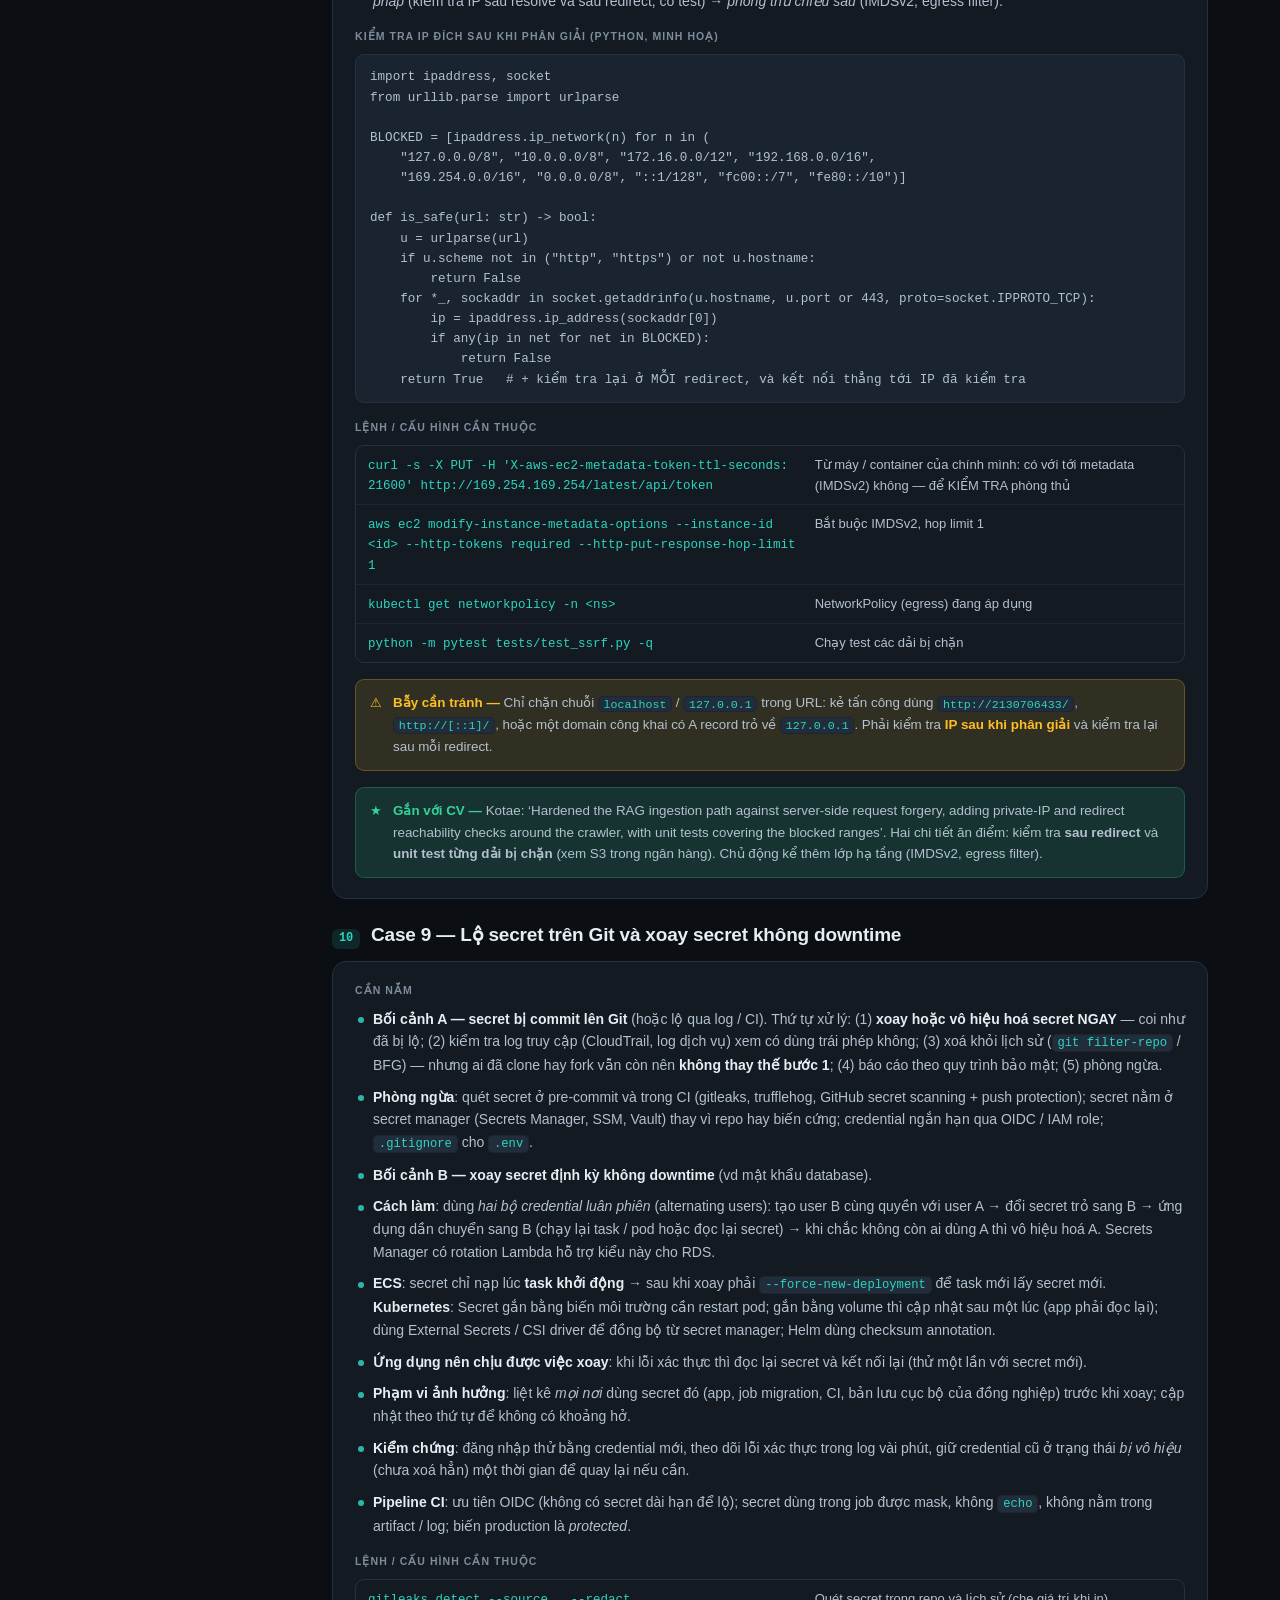
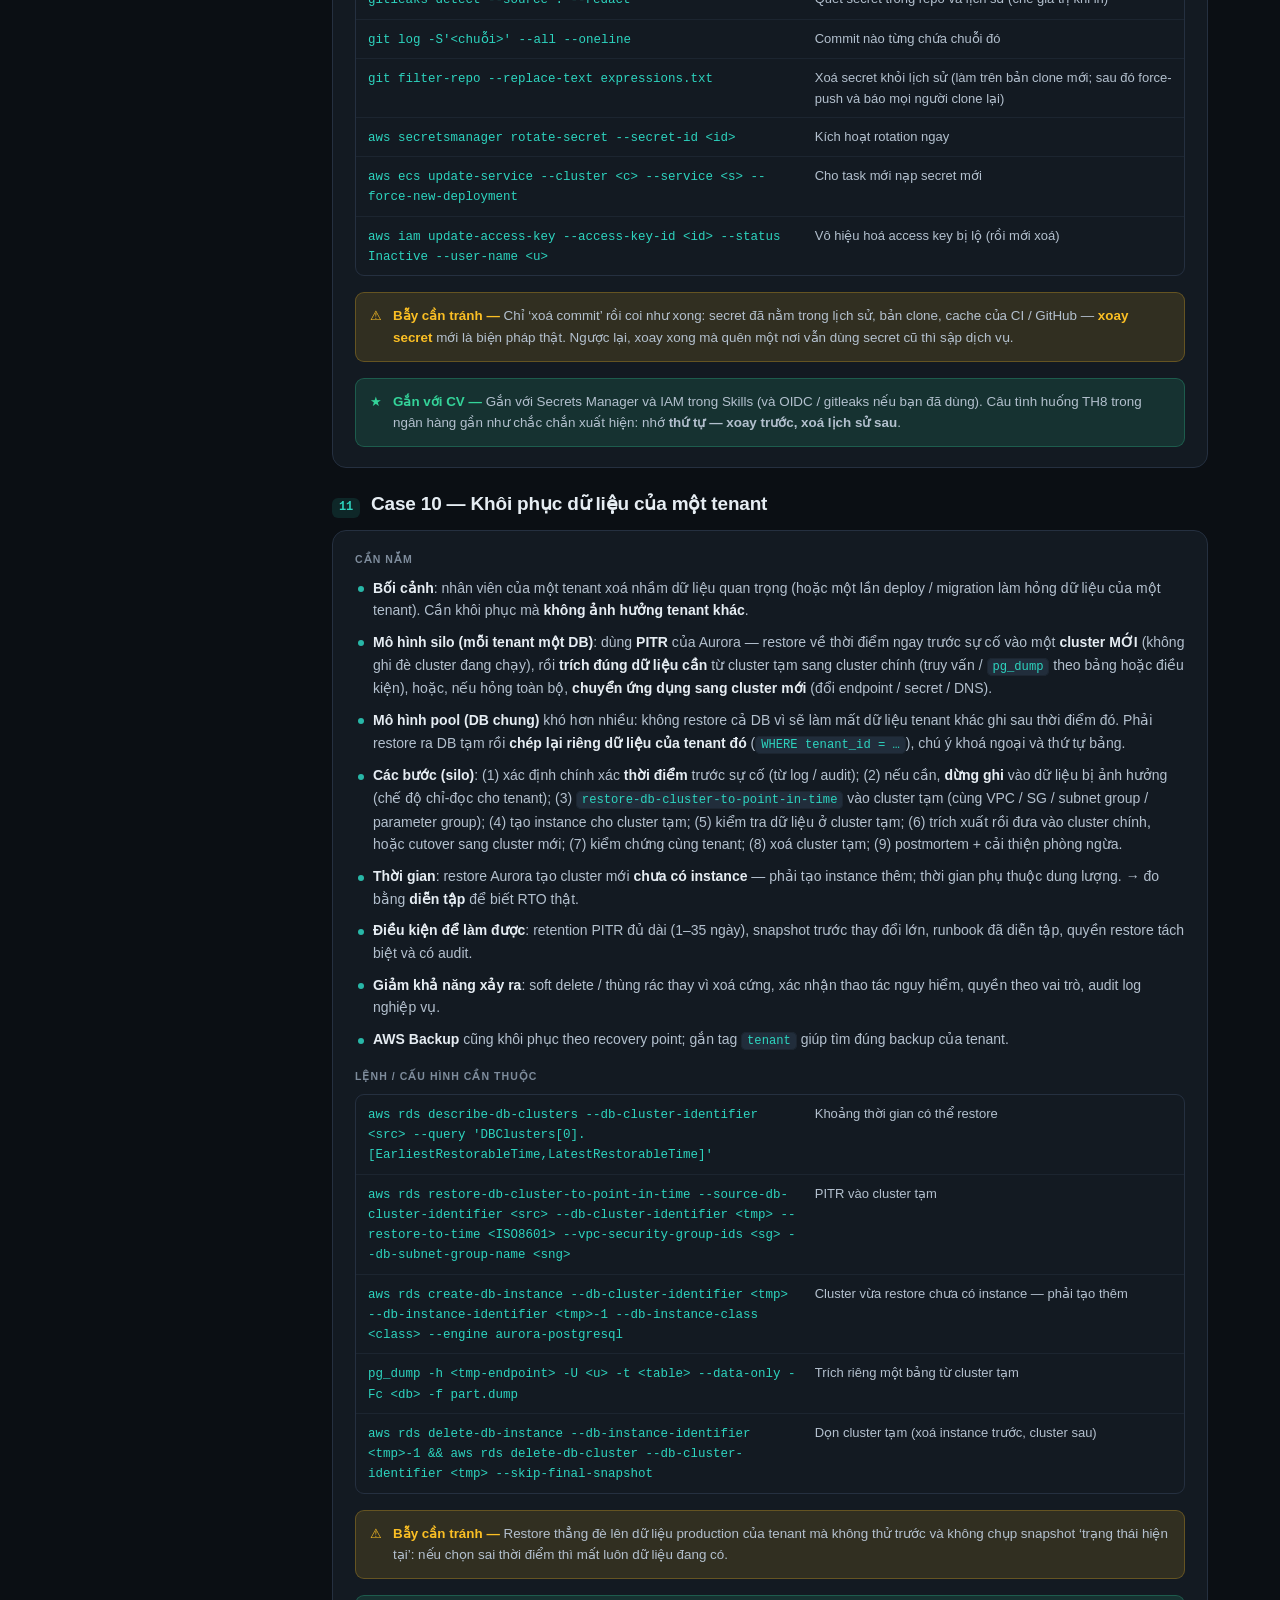
<file: cases.html>
<!DOCTYPE html>
<html lang="vi" data-theme="dark">
<head>
<meta charset="UTF-8">
<meta name="viewport" content="width=device-width, initial-scale=1">
<title>Case thực tế · DevOps Study Guide</title>
<meta name="robots" content="noindex, nofollow, noarchive, nosnippet">
<meta name="googlebot" content="noindex, nofollow">
<meta name="description" content="Các case DevOps thực tế: multi-tenant, migration, truy cập database private, rollout/rollback, SSRF, secret, khôi phục dữ liệu, chi phí.">
<link rel="stylesheet" href="css/style.css">
<link rel="icon" href="data:image/svg+xml,<svg xmlns='http://www.w3.org/2000/svg' viewBox='0 0 100 100'><text y='.9em' font-size='90'>🎯</text></svg>">
<script src="js/theme-init.js"></script>
</head>
<body data-page="cases">

<!-- ============ THANH TRÊN — do js/common.js dựng từ danh sách TABS ============ -->
<header class="topbar" id="topbar"></header>

<main>
  <div class="wrap" id="kb"></div>
</main>

<script src="js/common.js"></script>
<script src="js/data.js"></script>
<script src="js/kb/cases.js"></script>
<script src="js/kb.js"></script>
</body>
</html>
</file>
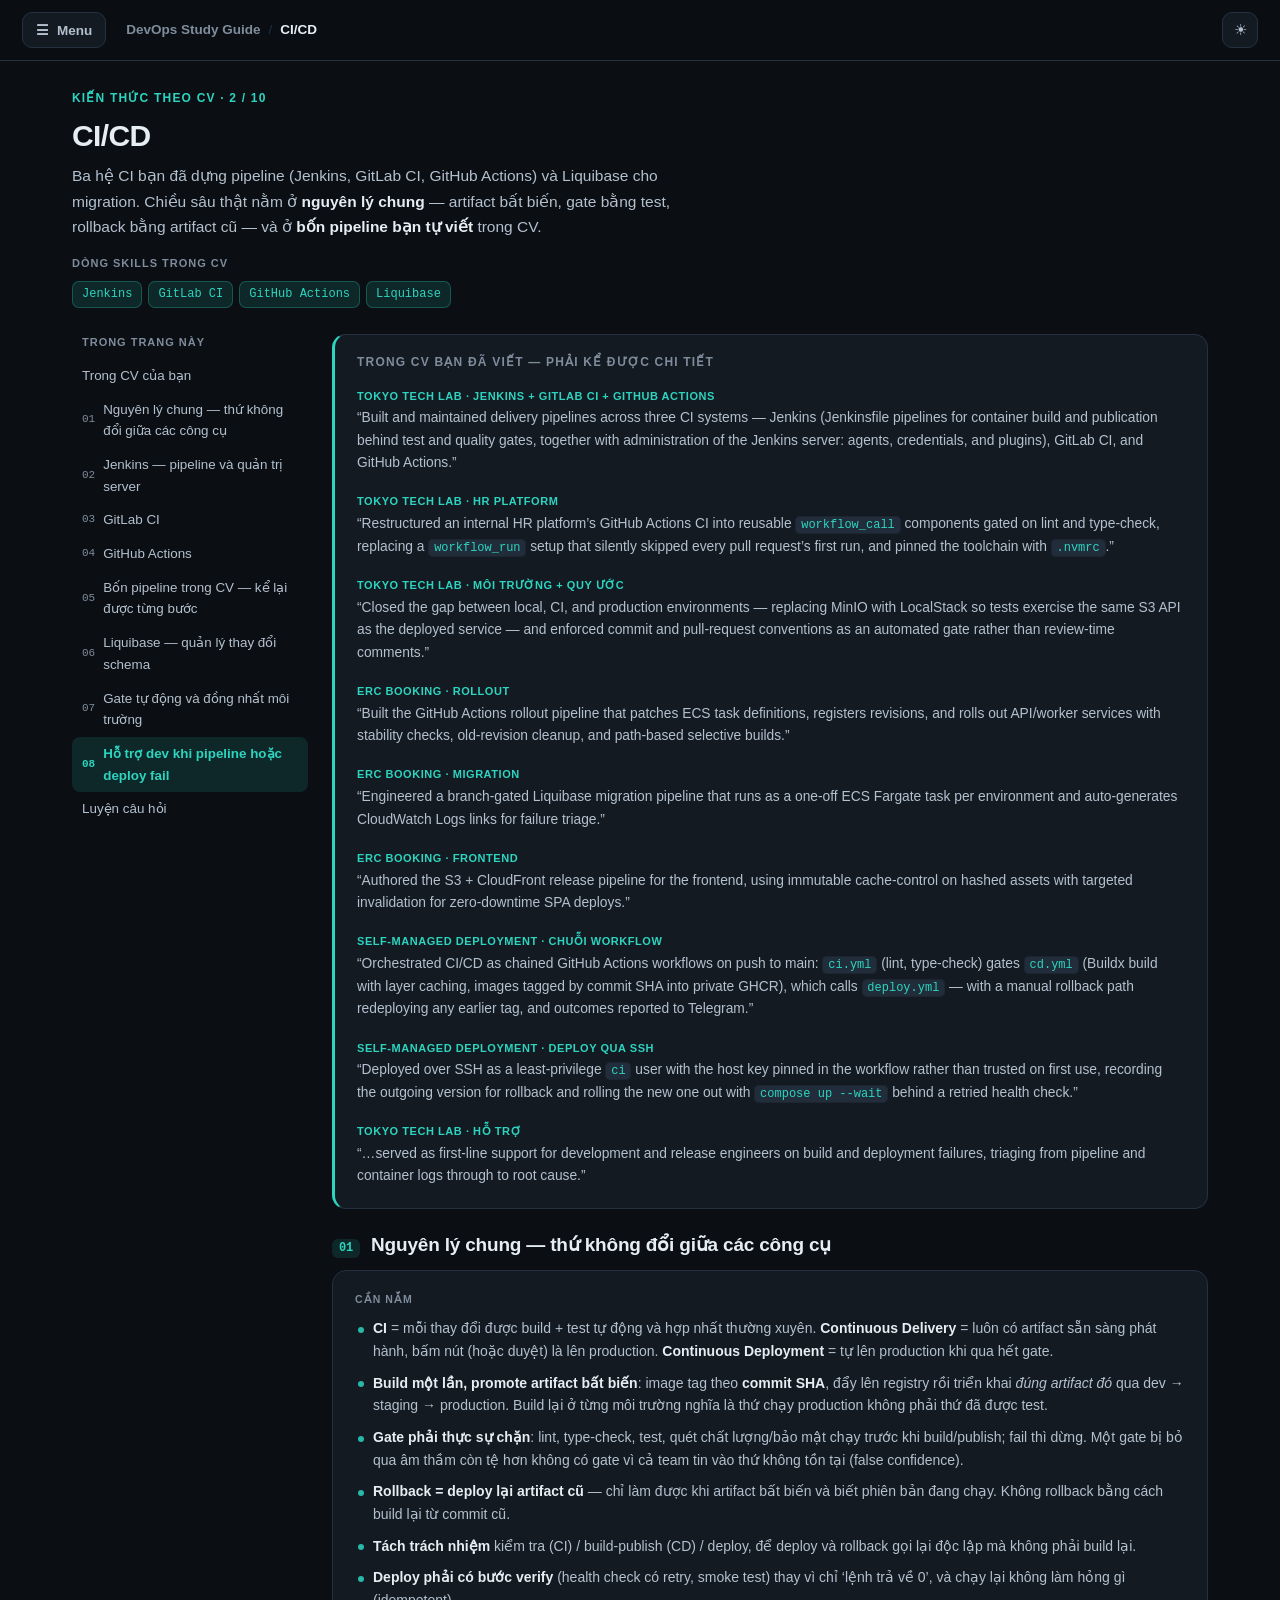
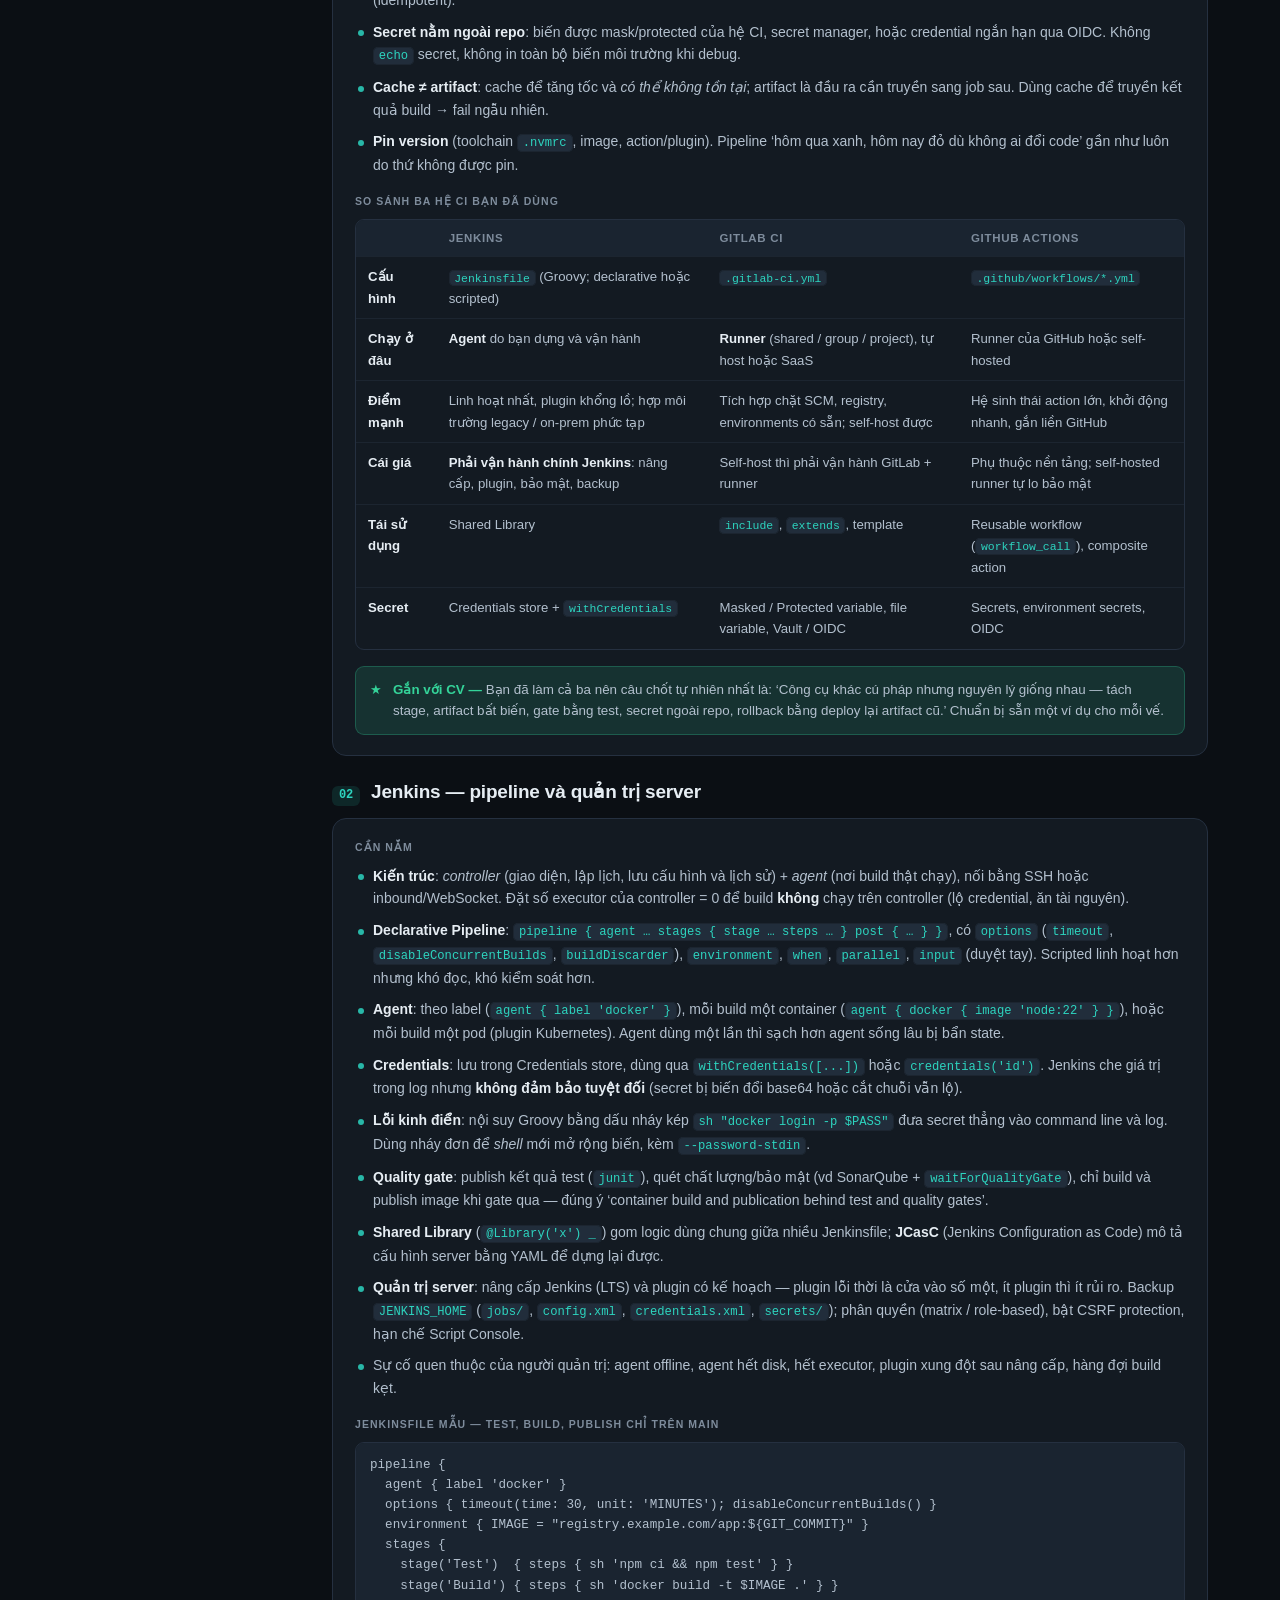
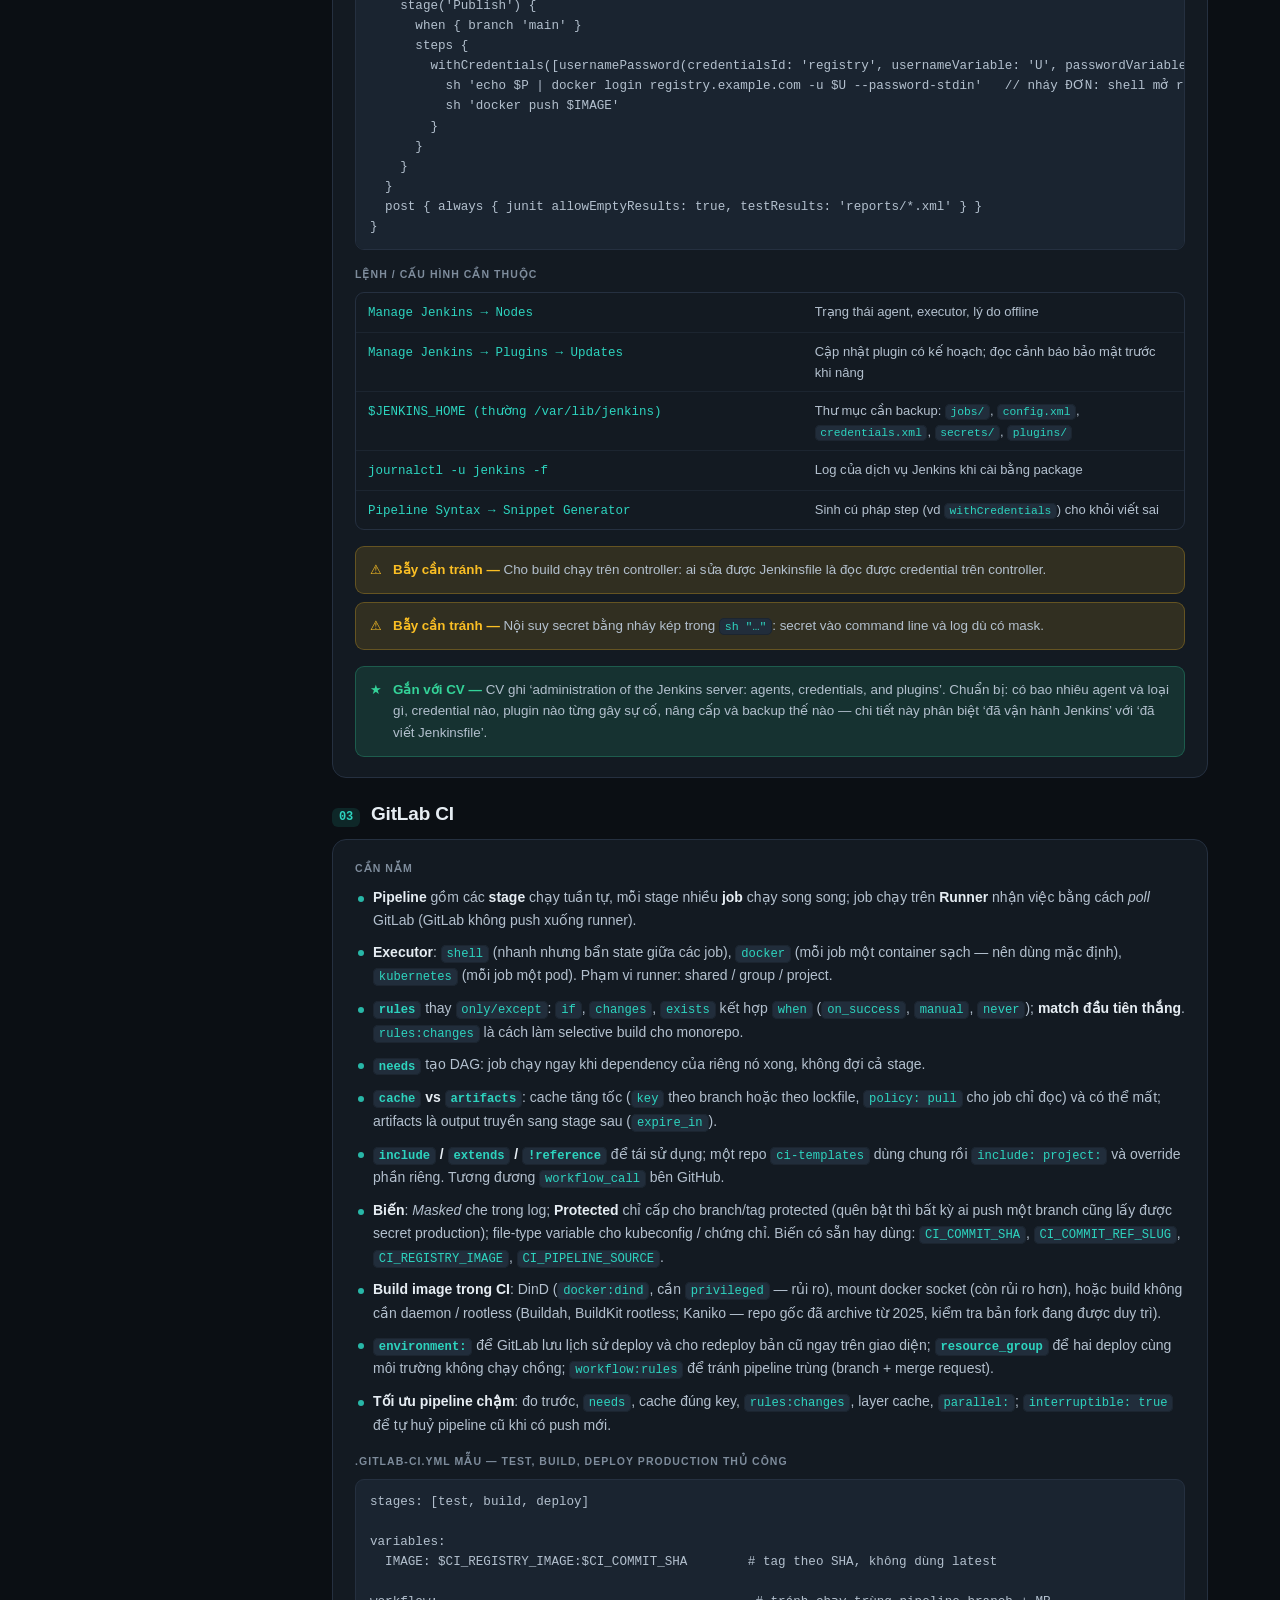
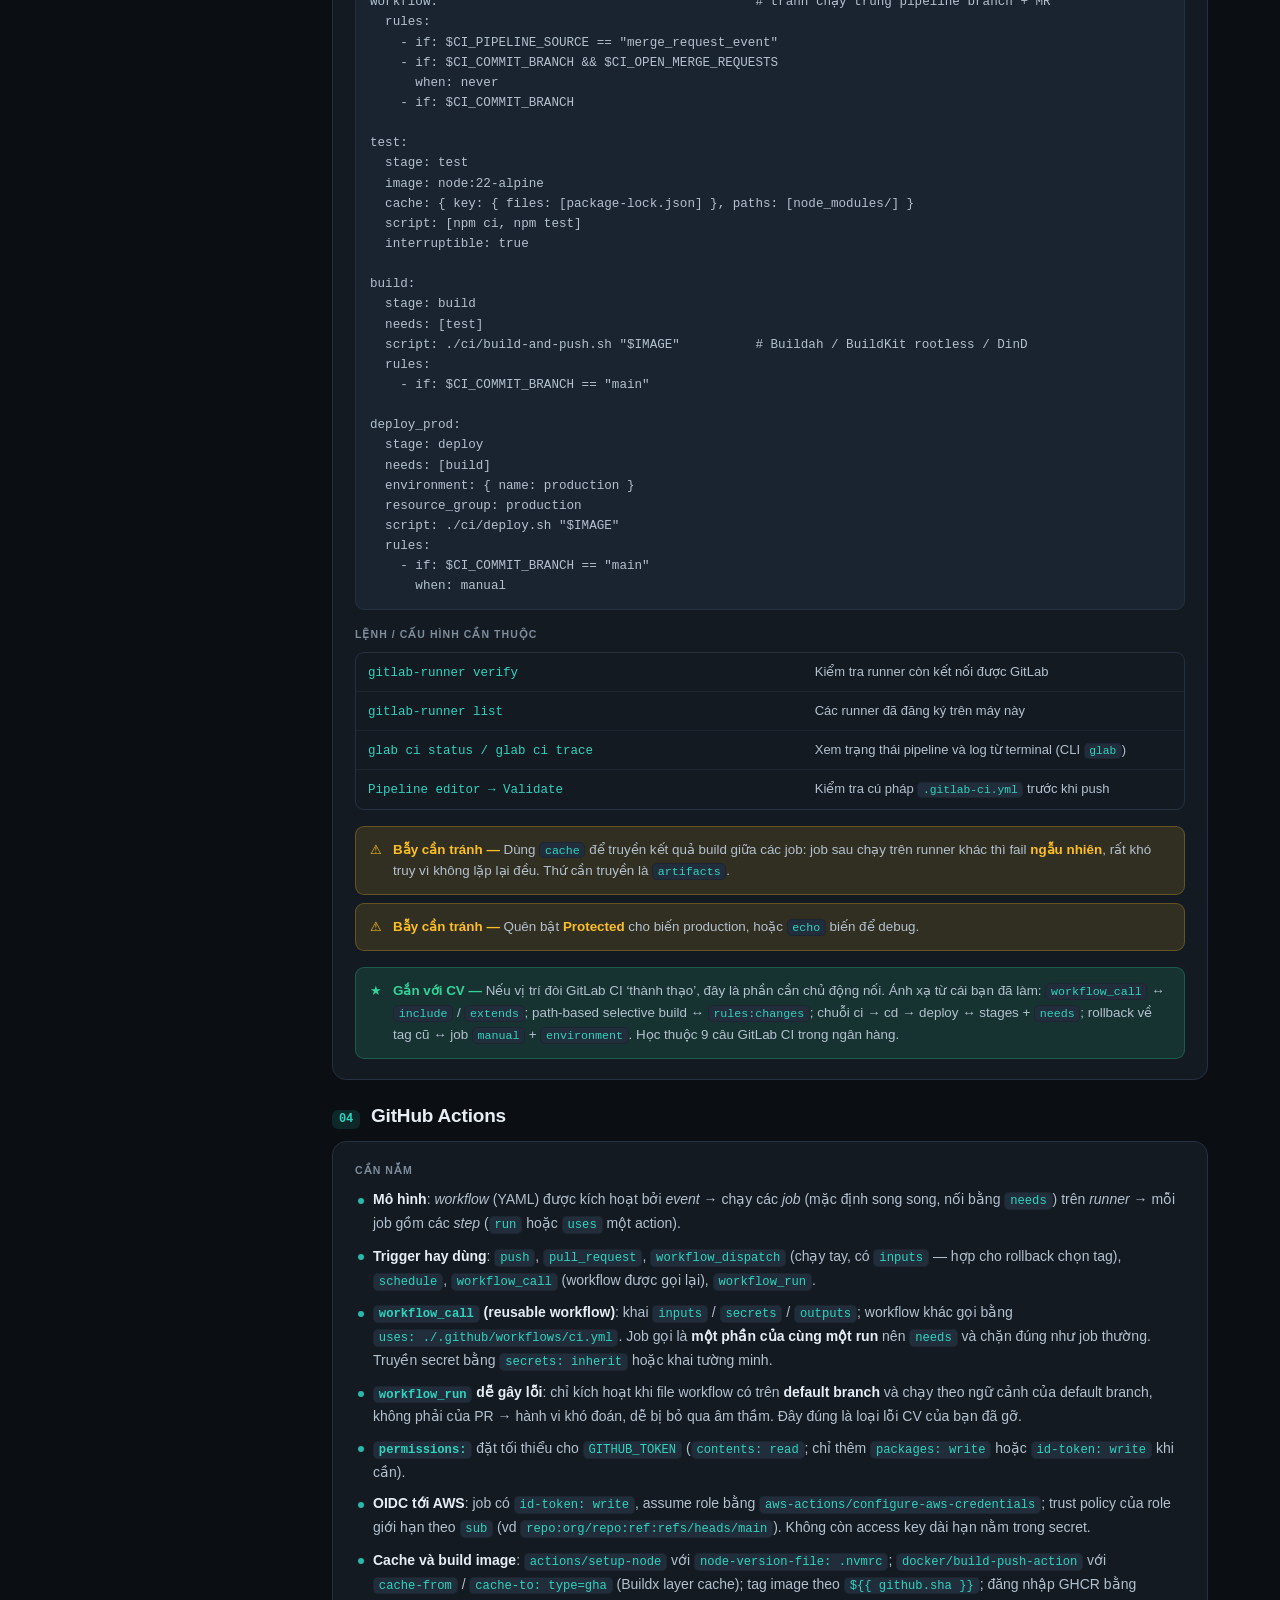
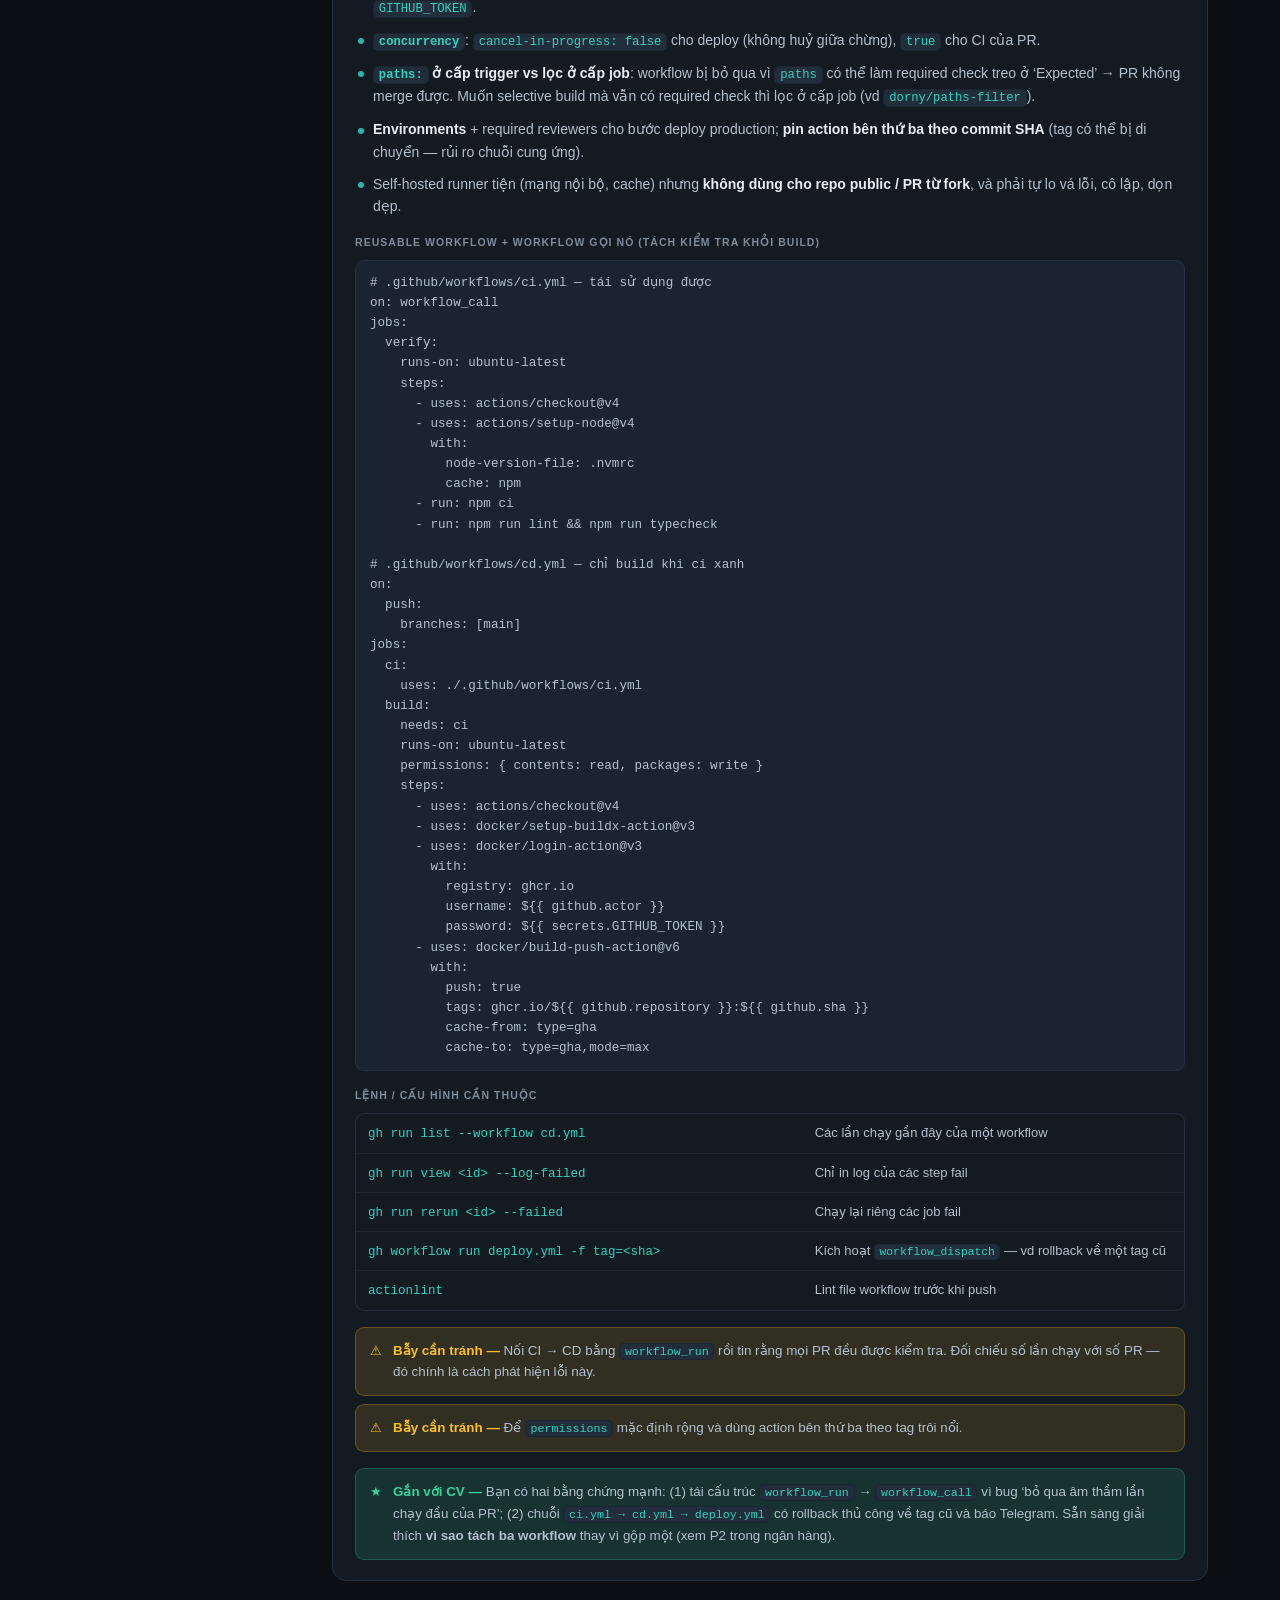
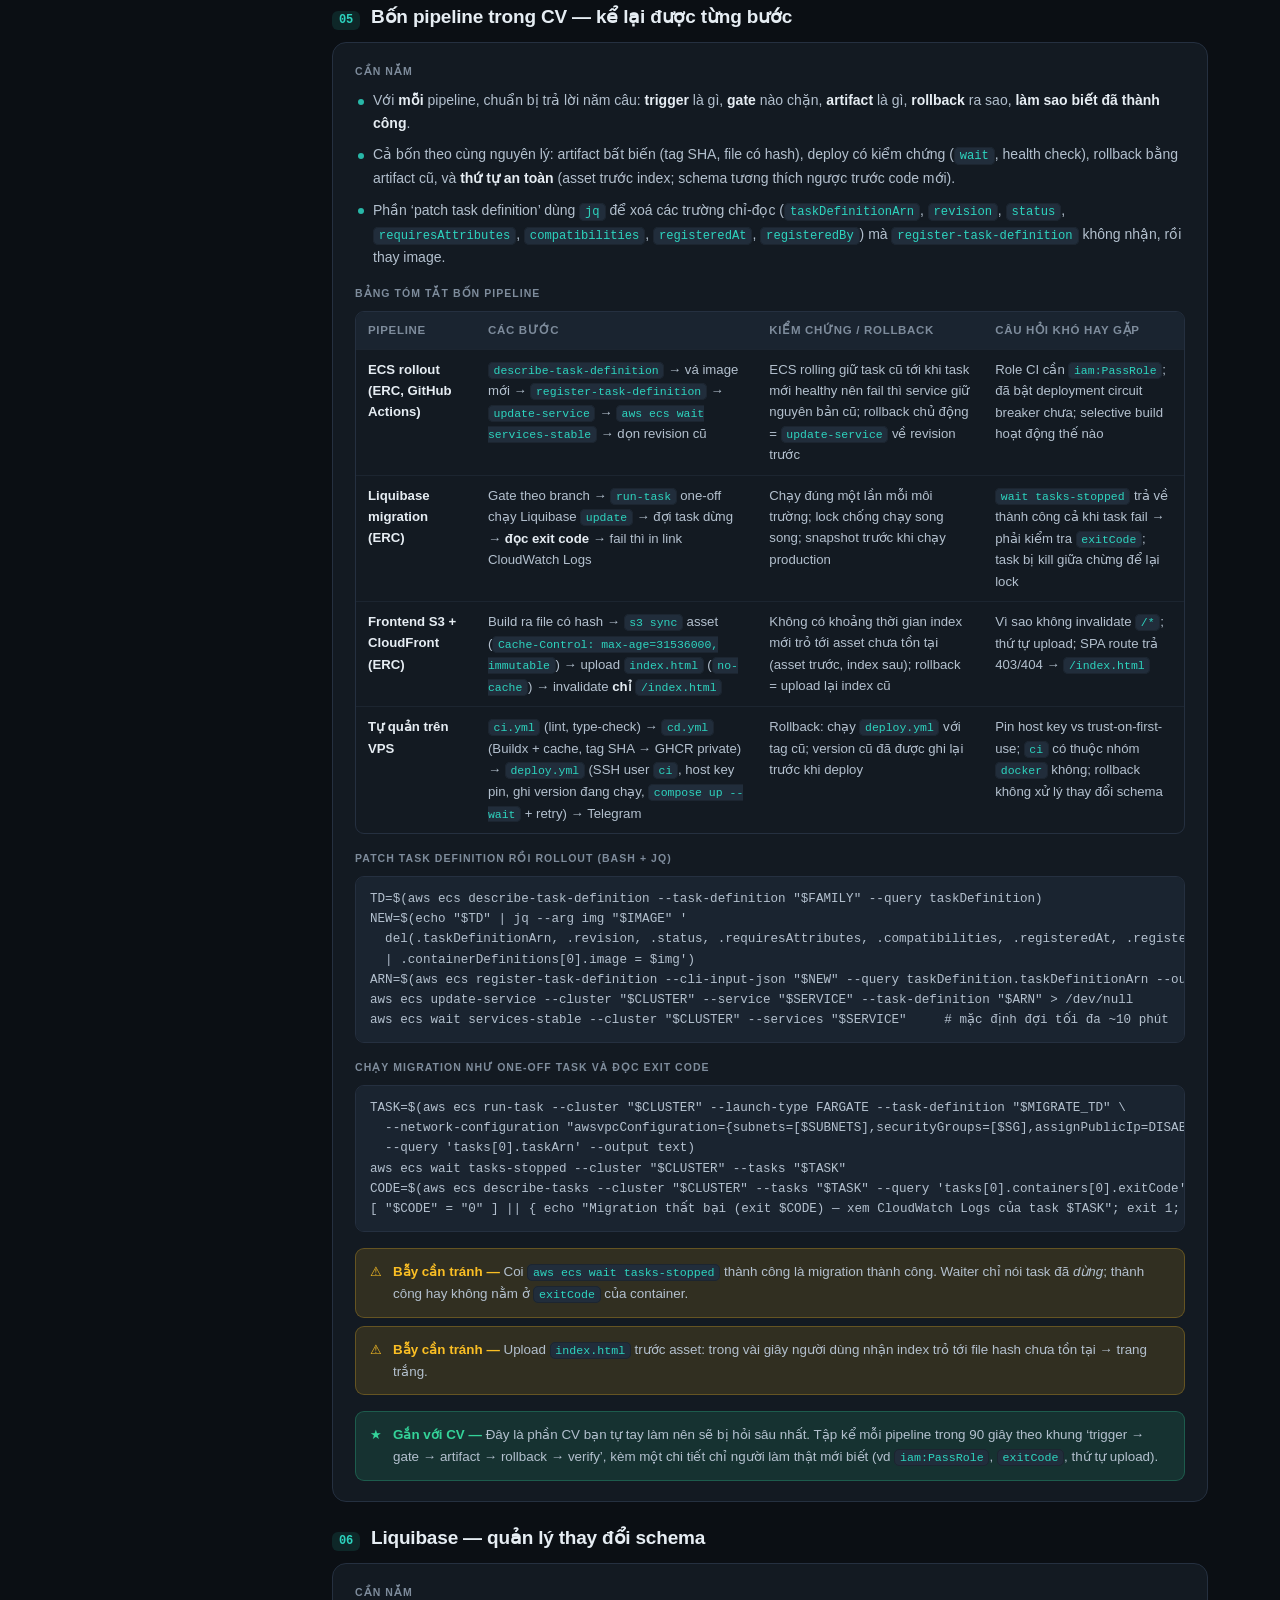
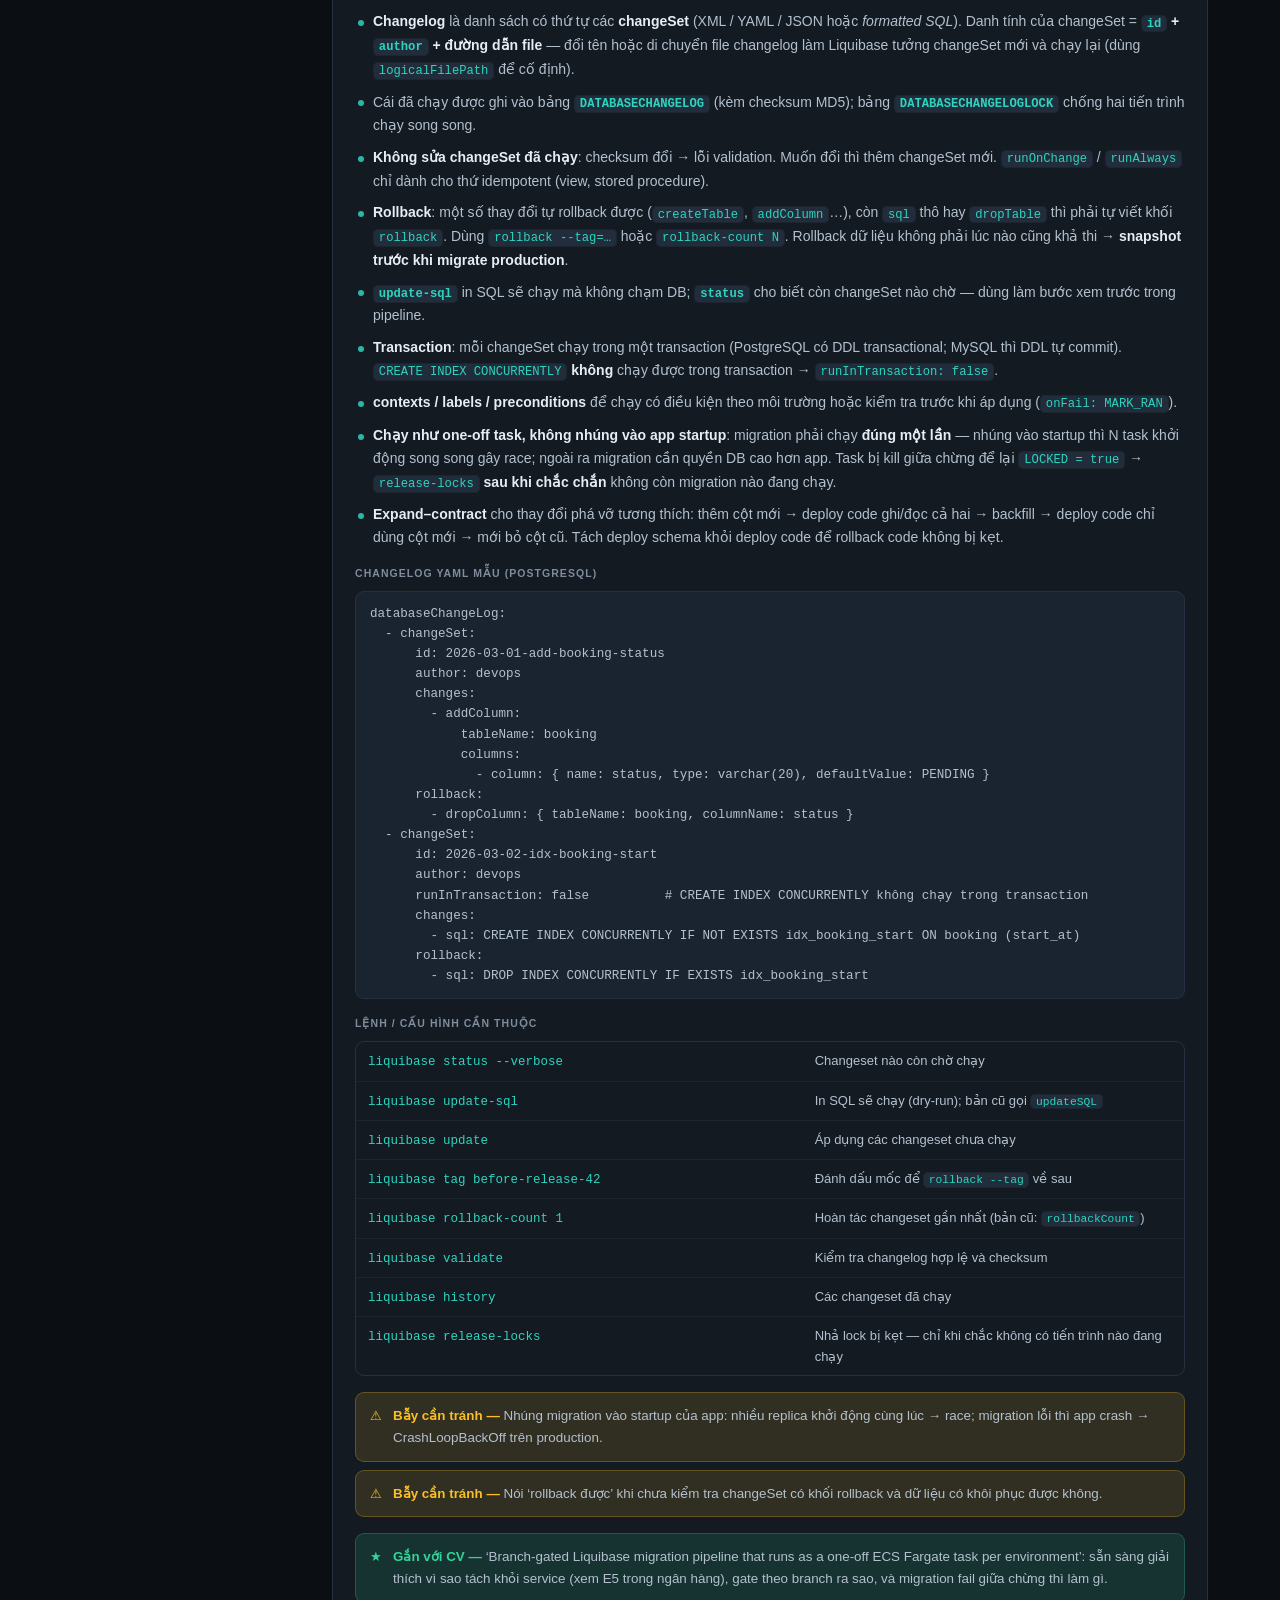
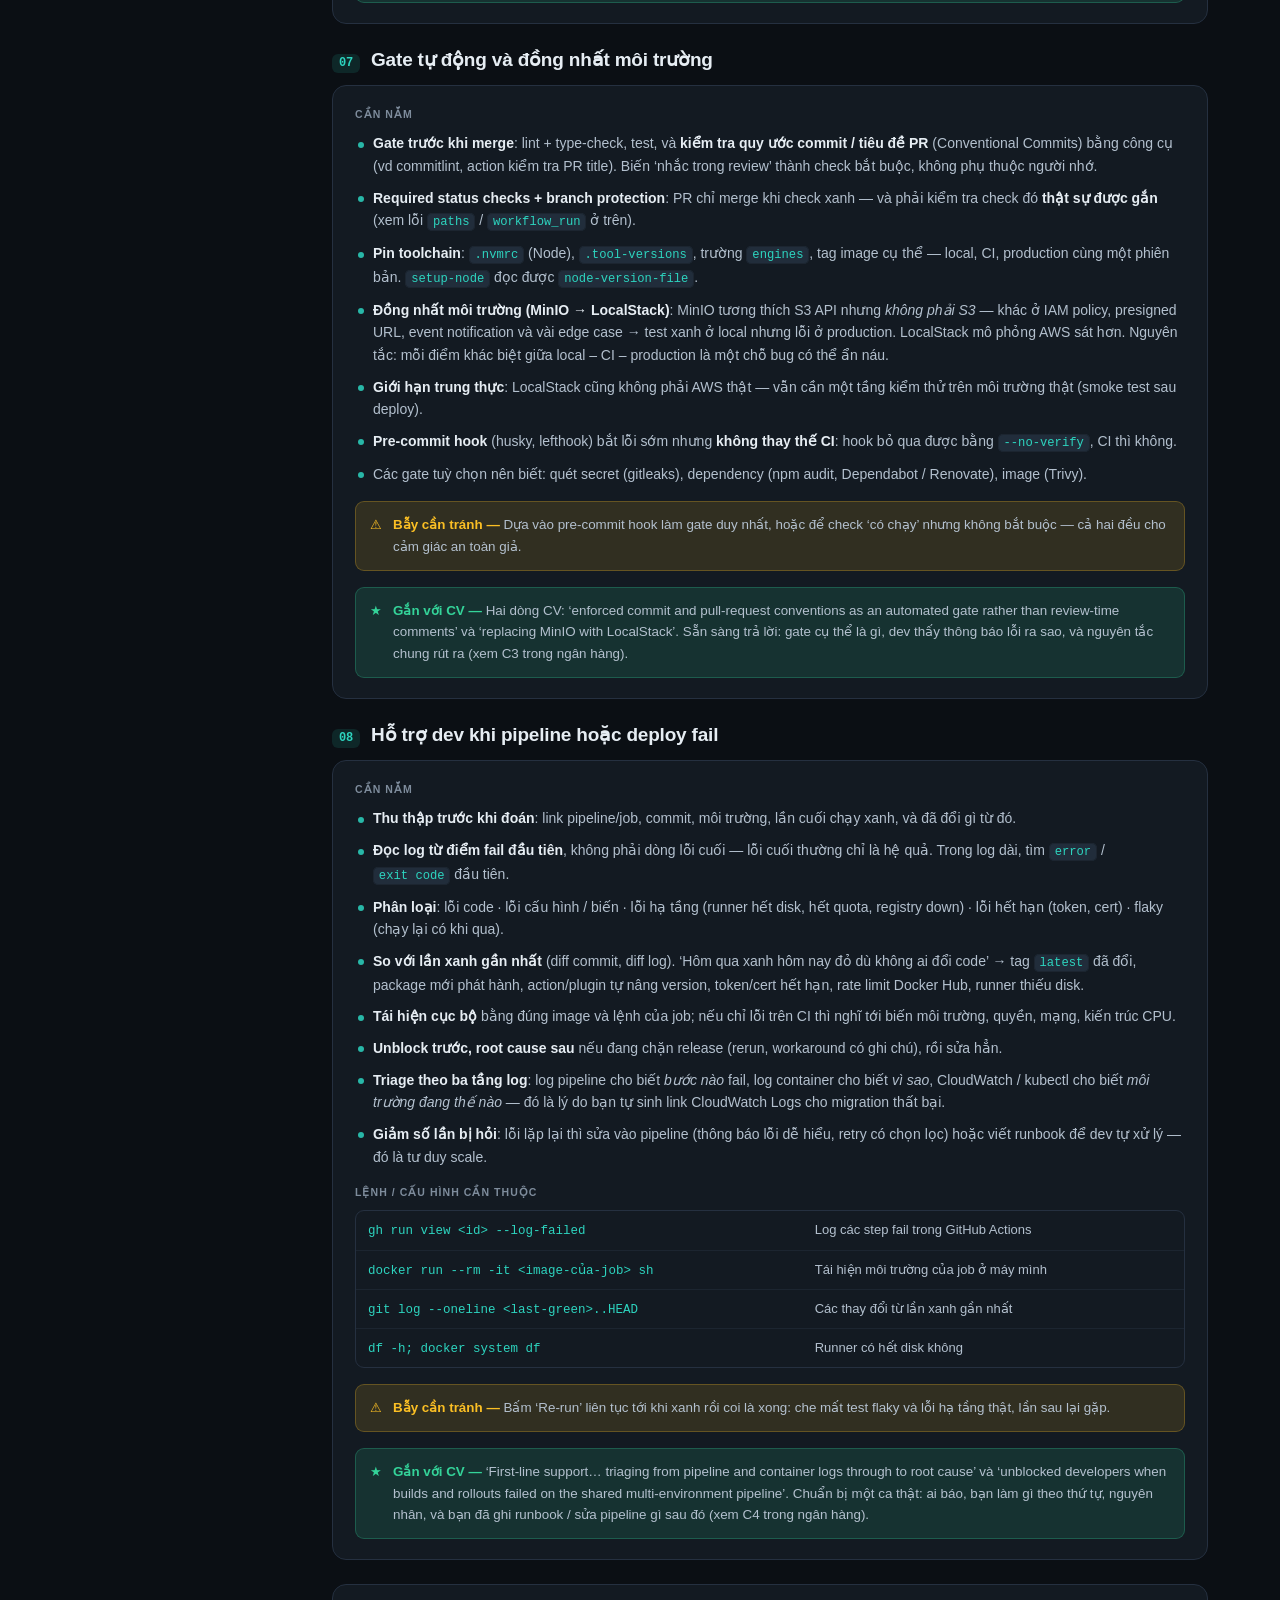
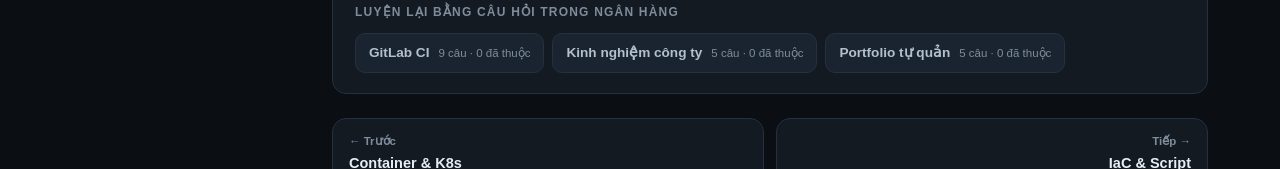
<file: cicd.html>
<!DOCTYPE html>
<html lang="vi" data-theme="dark">
<head>
<meta charset="UTF-8">
<meta name="viewport" content="width=device-width, initial-scale=1">
<title>CI/CD · DevOps Study Guide</title>
<meta name="robots" content="noindex, nofollow, noarchive, nosnippet">
<meta name="googlebot" content="noindex, nofollow">
<meta name="description" content="Kiến thức Jenkins, GitLab CI, GitHub Actions, Liquibase theo đúng CV DevOps Engineer.">
<link rel="stylesheet" href="css/style.css">
<link rel="icon" href="data:image/svg+xml,<svg xmlns='http://www.w3.org/2000/svg' viewBox='0 0 100 100'><text y='.9em' font-size='90'>🎯</text></svg>">
<script src="js/theme-init.js"></script>
</head>
<body data-page="cicd">

<!-- ============ THANH TRÊN — do js/common.js dựng từ danh sách TABS ============ -->
<header class="topbar" id="topbar"></header>

<main>
  <div class="wrap" id="kb"></div>
</main>

<script src="js/common.js"></script>
<script src="js/data.js"></script>
<script src="js/kb/cicd.js"></script>
<script src="js/kb.js"></script>
</body>
</html>
</file>
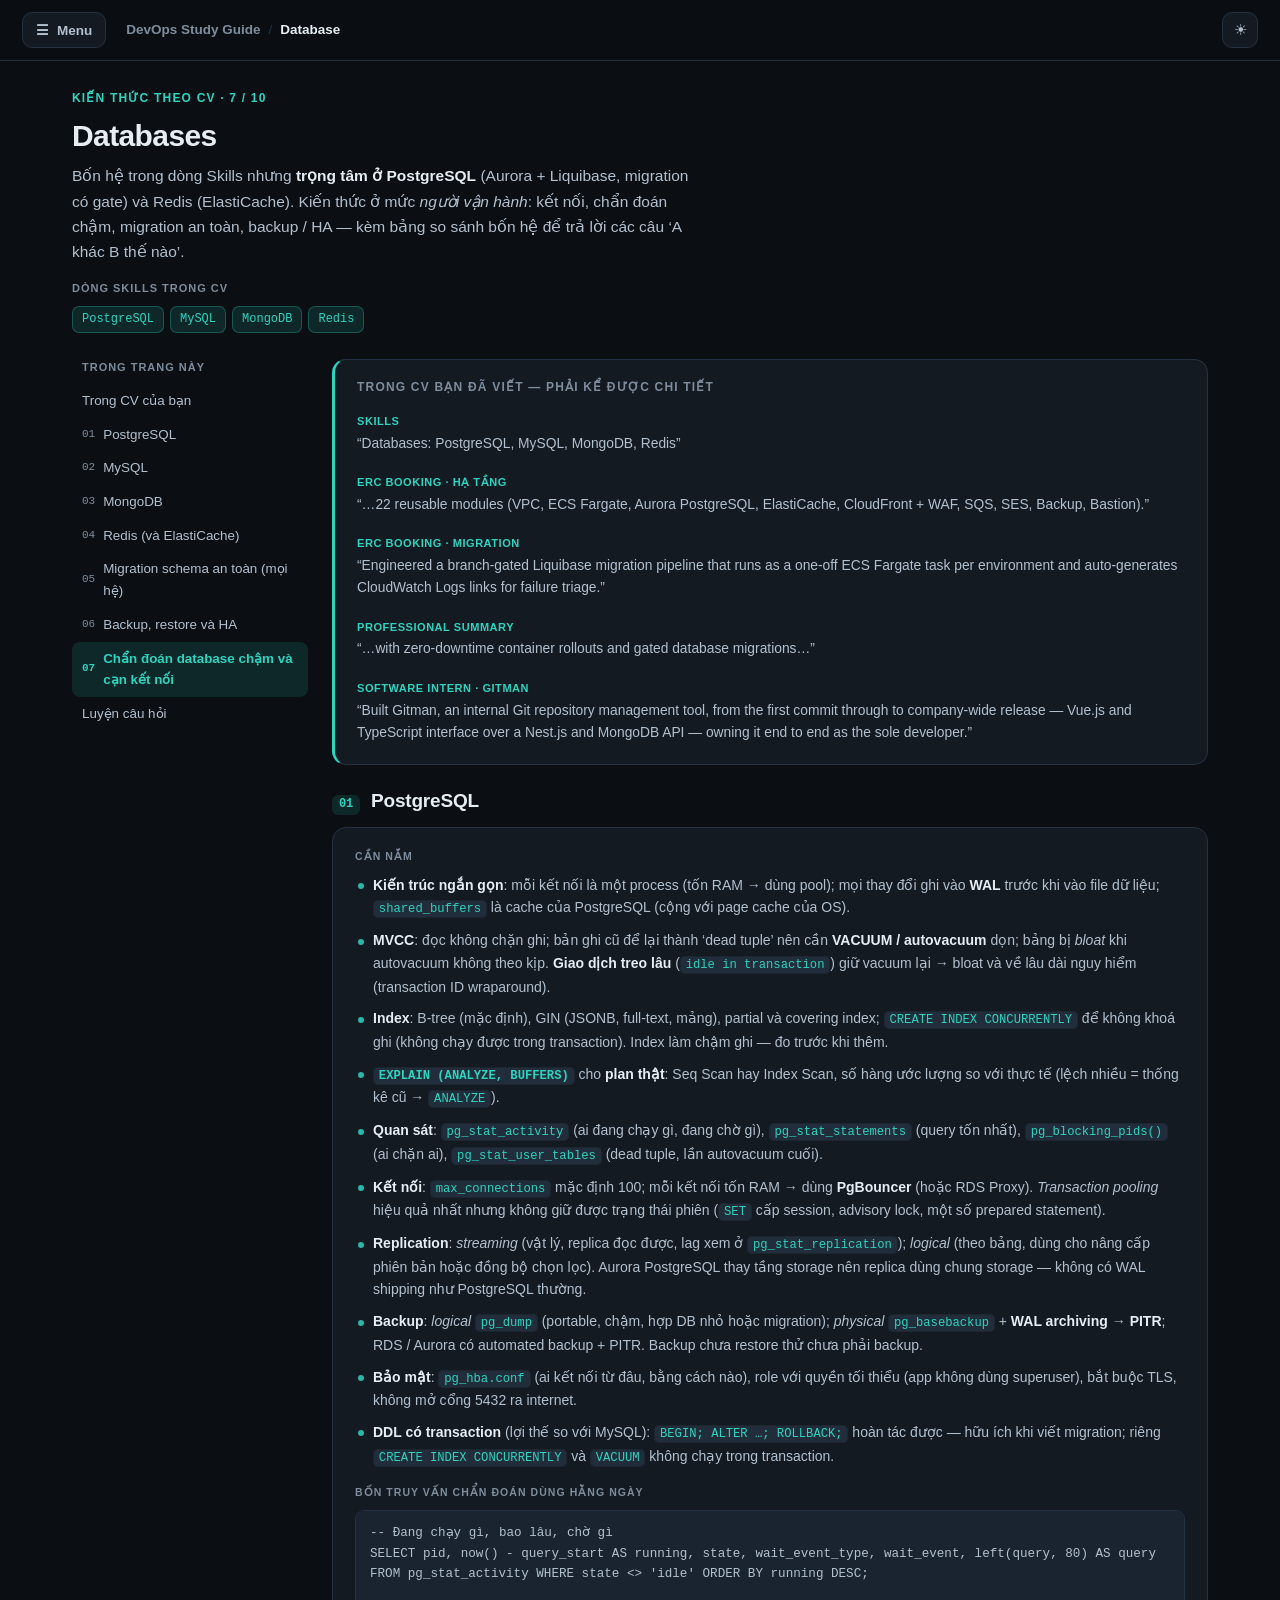
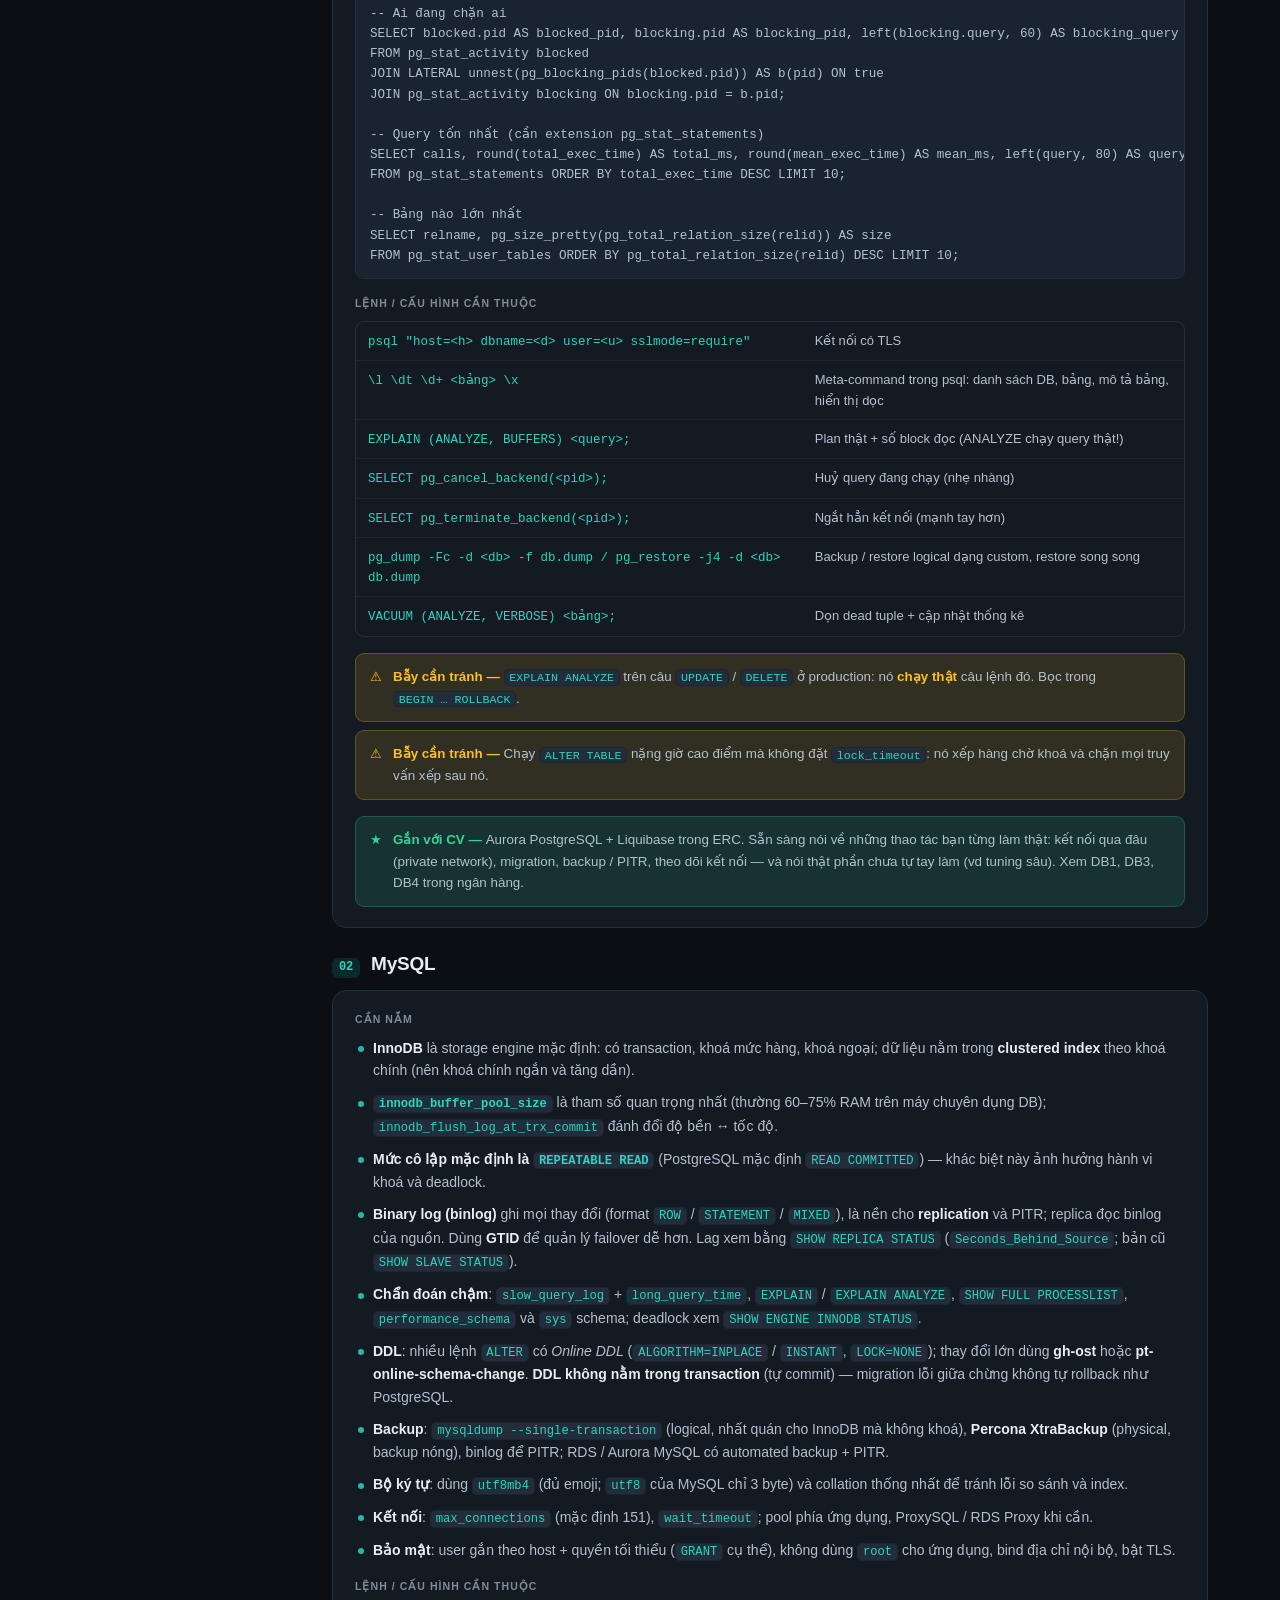
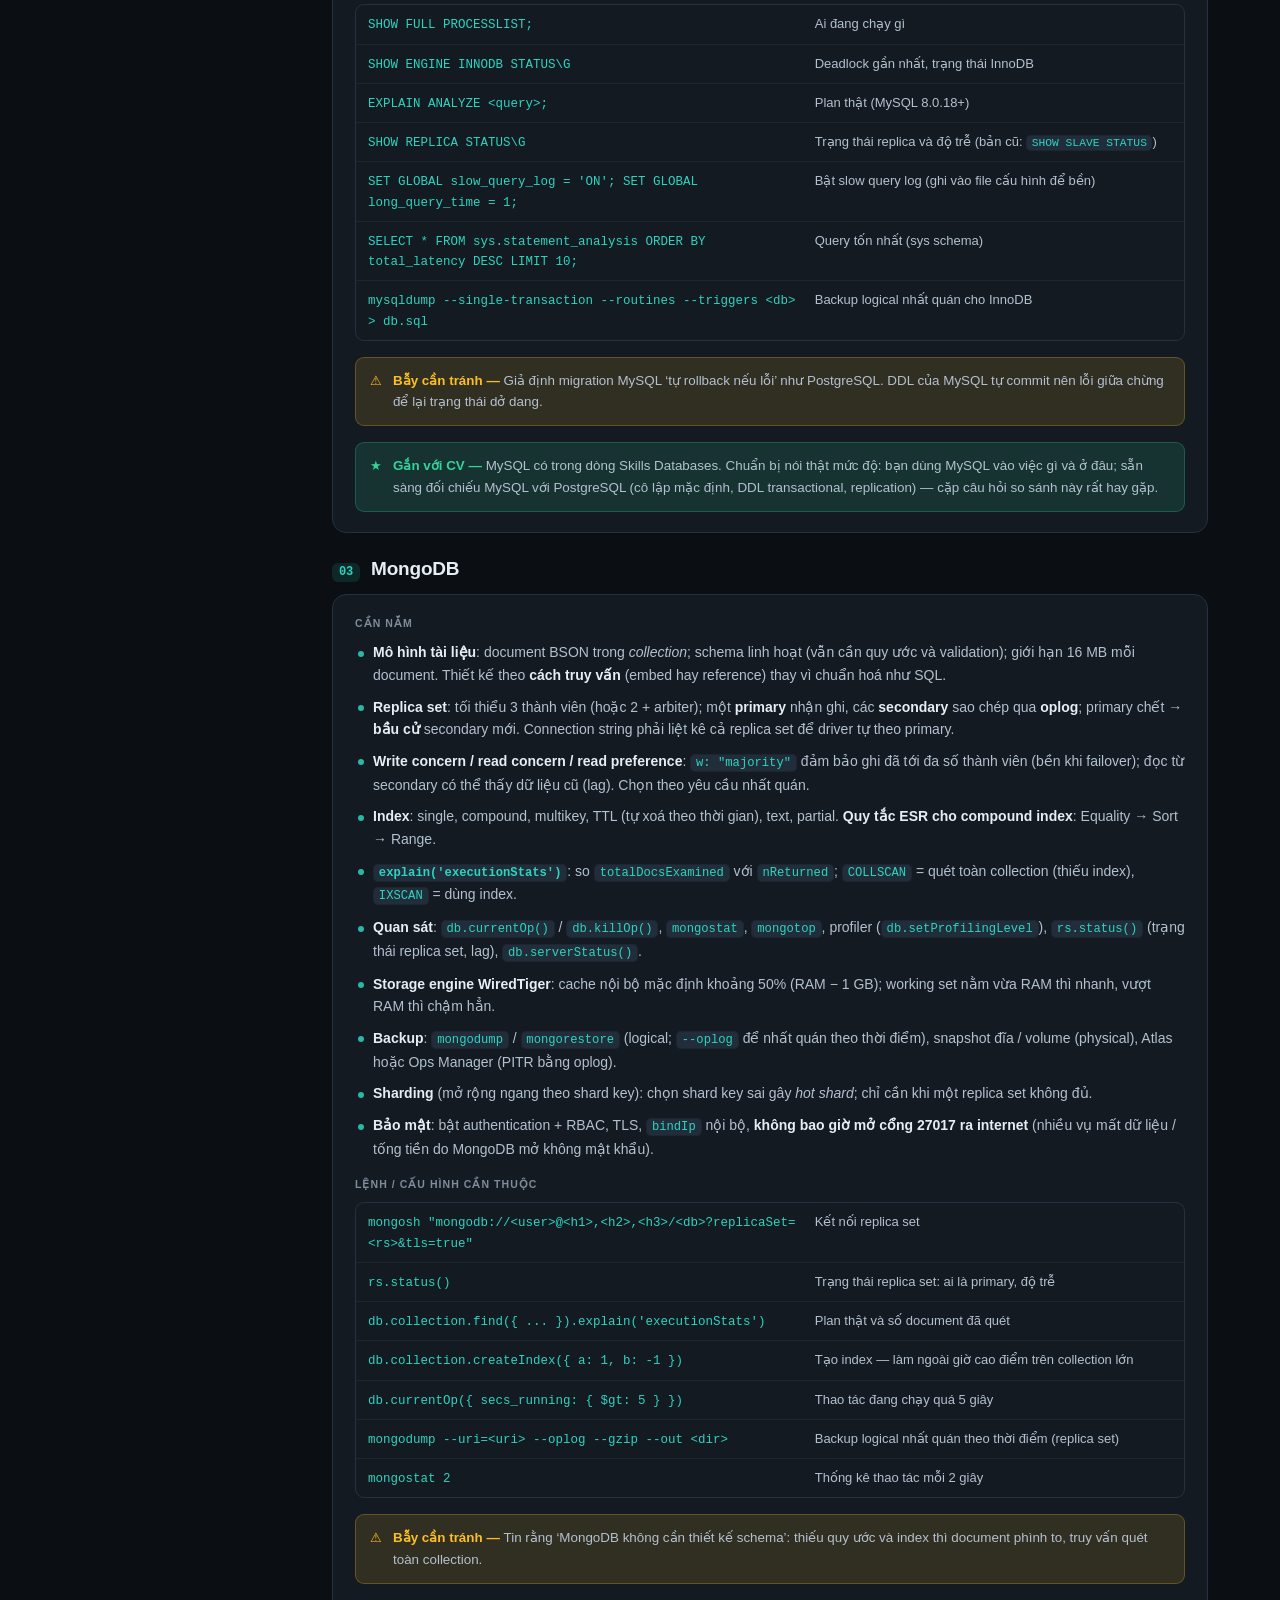
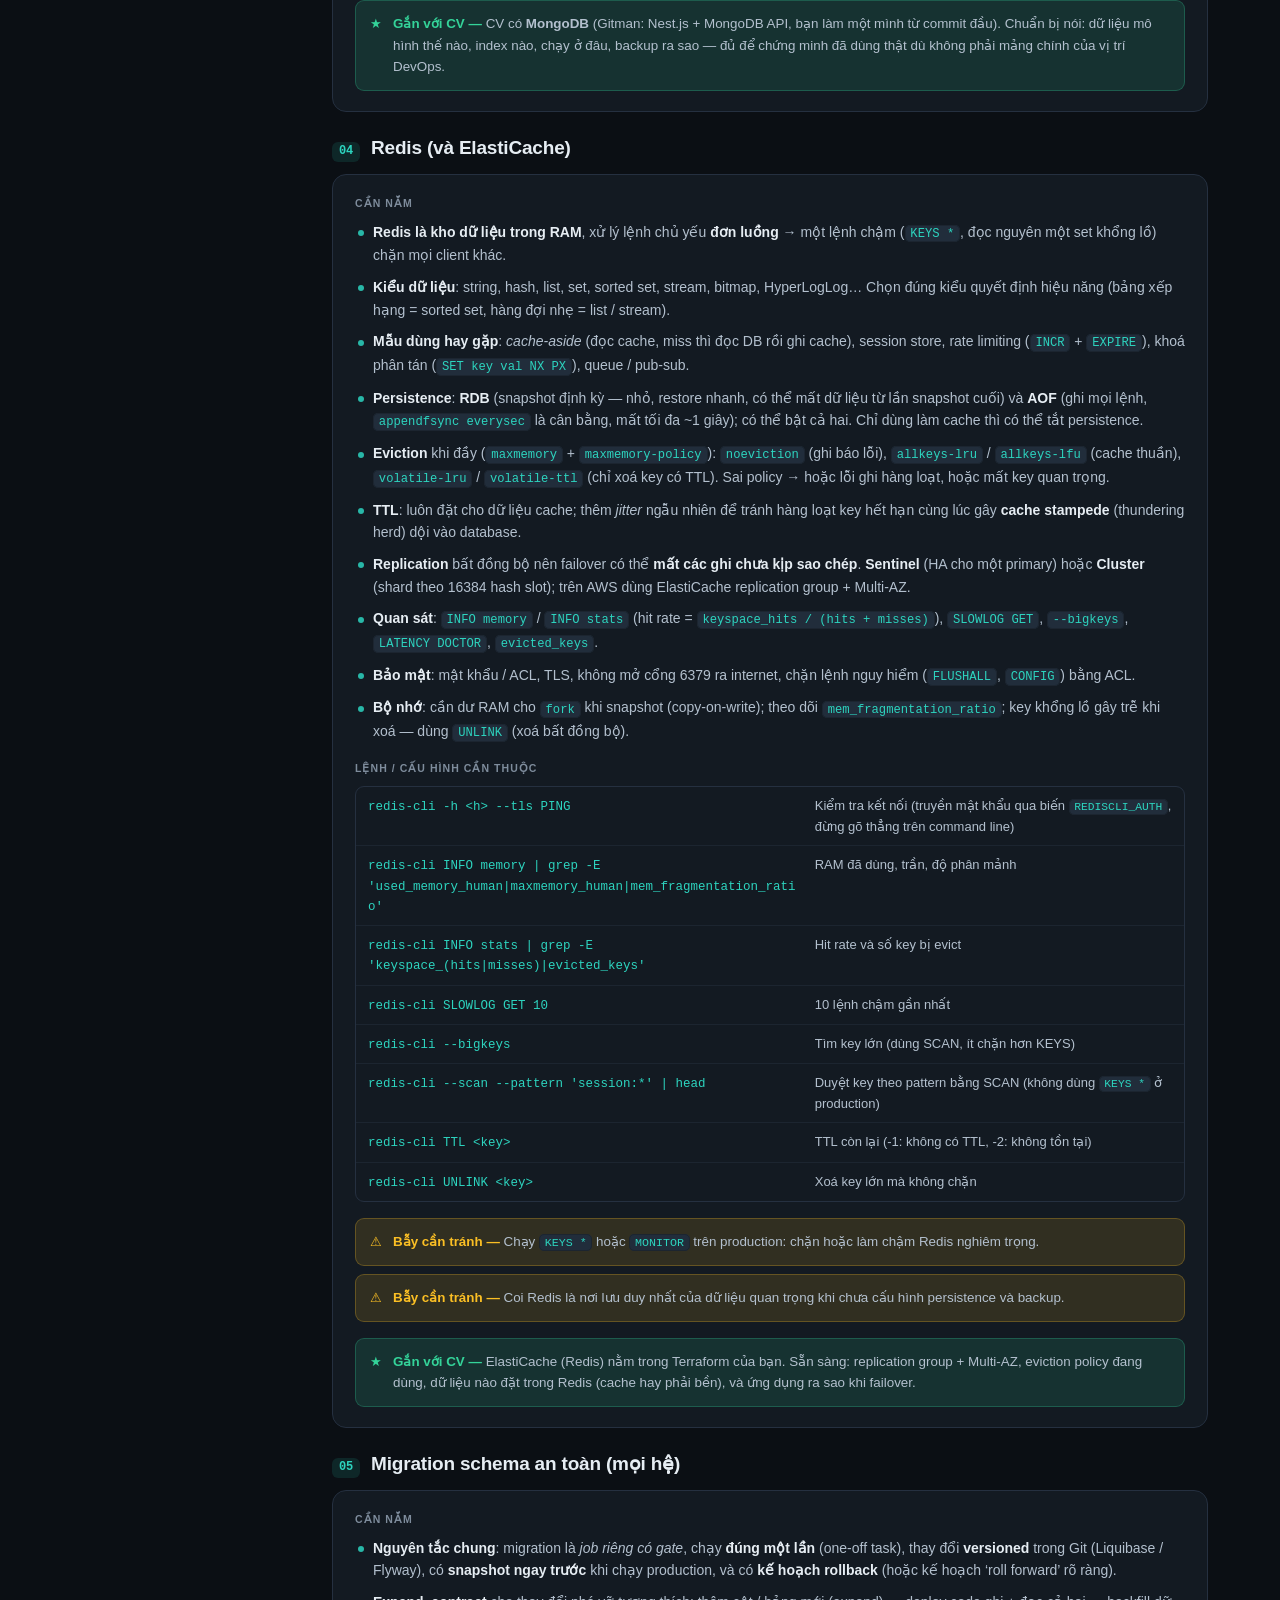
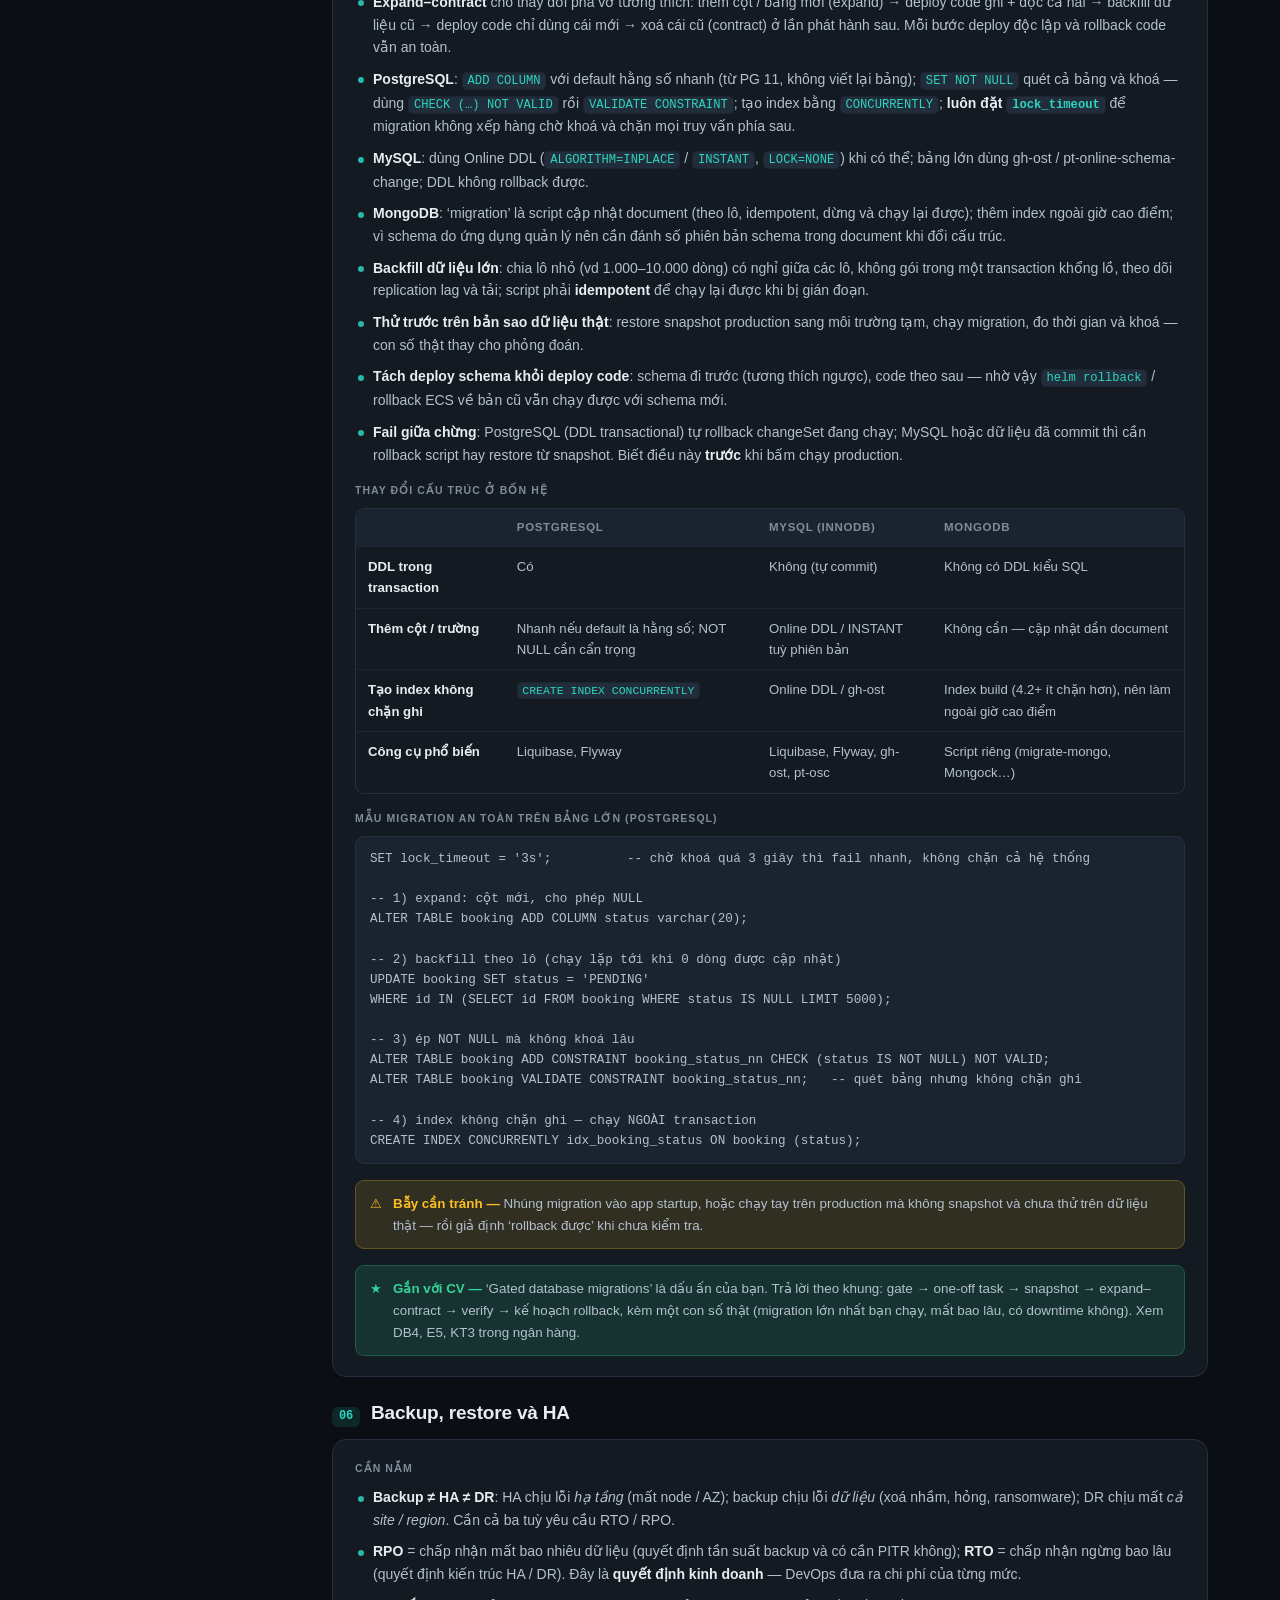
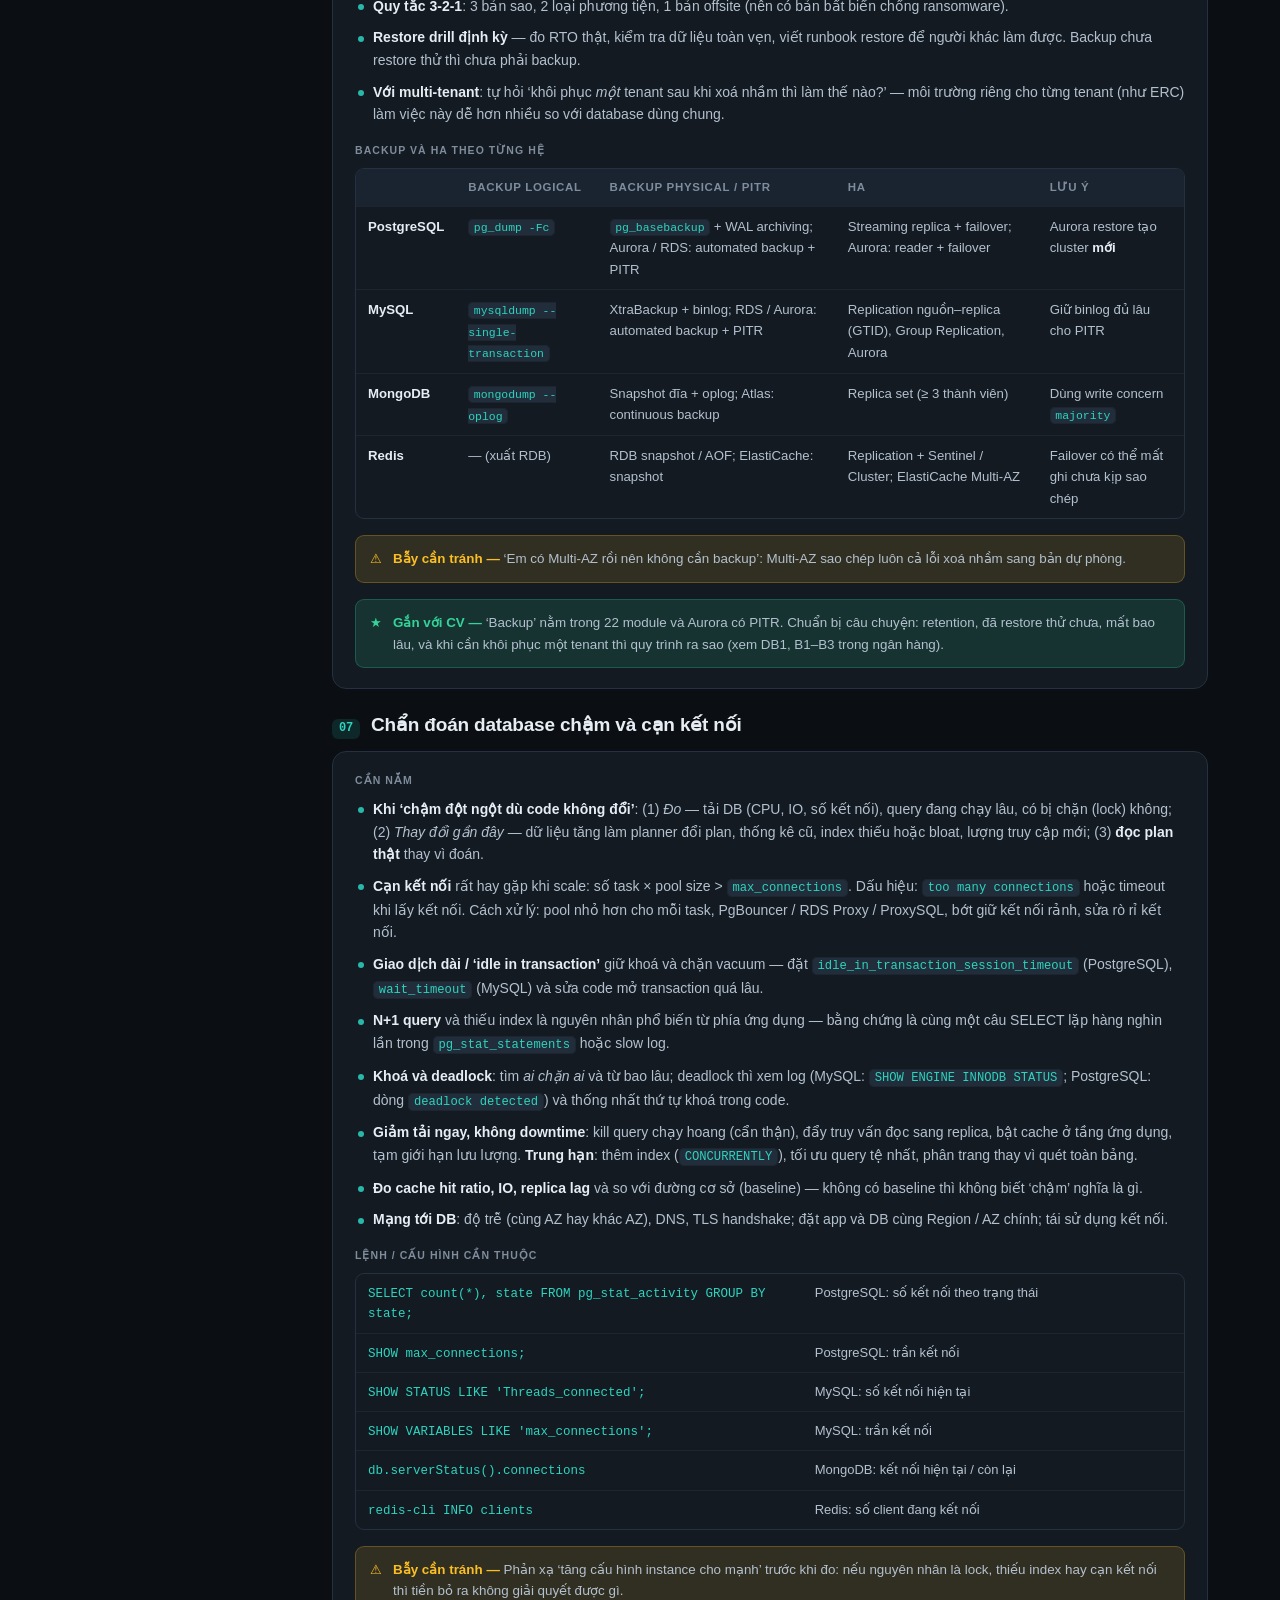
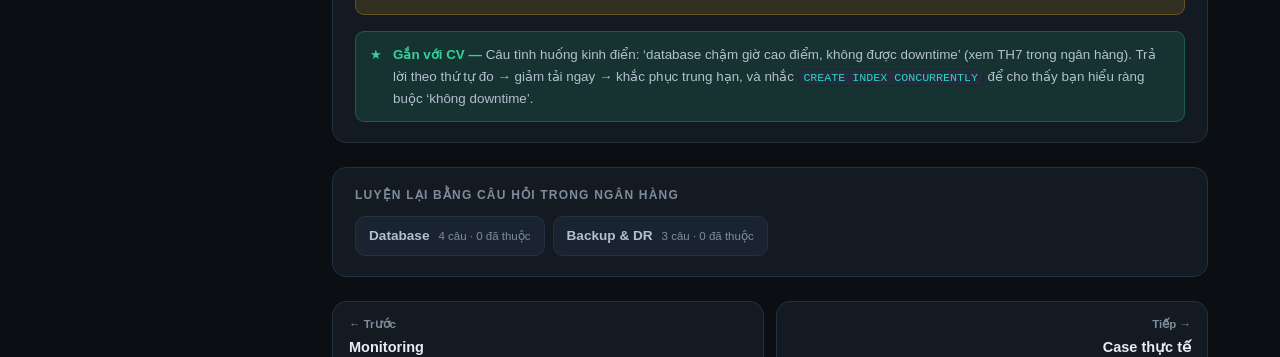
<file: database.html>
<!DOCTYPE html>
<html lang="vi" data-theme="dark">
<head>
<meta charset="UTF-8">
<meta name="viewport" content="width=device-width, initial-scale=1">
<title>Database · DevOps Study Guide</title>
<meta name="robots" content="noindex, nofollow, noarchive, nosnippet">
<meta name="googlebot" content="noindex, nofollow">
<meta name="description" content="Kiến thức PostgreSQL, MySQL, MongoDB, Redis theo đúng CV DevOps Engineer.">
<link rel="stylesheet" href="css/style.css">
<link rel="icon" href="data:image/svg+xml,<svg xmlns='http://www.w3.org/2000/svg' viewBox='0 0 100 100'><text y='.9em' font-size='90'>🎯</text></svg>">
<script src="js/theme-init.js"></script>
</head>
<body data-page="database">

<!-- ============ THANH TRÊN — do js/common.js dựng từ danh sách TABS ============ -->
<header class="topbar" id="topbar"></header>

<main>
  <div class="wrap" id="kb"></div>
</main>

<script src="js/common.js"></script>
<script src="js/data.js"></script>
<script src="js/kb/database.js"></script>
<script src="js/kb.js"></script>
</body>
</html>
</file>
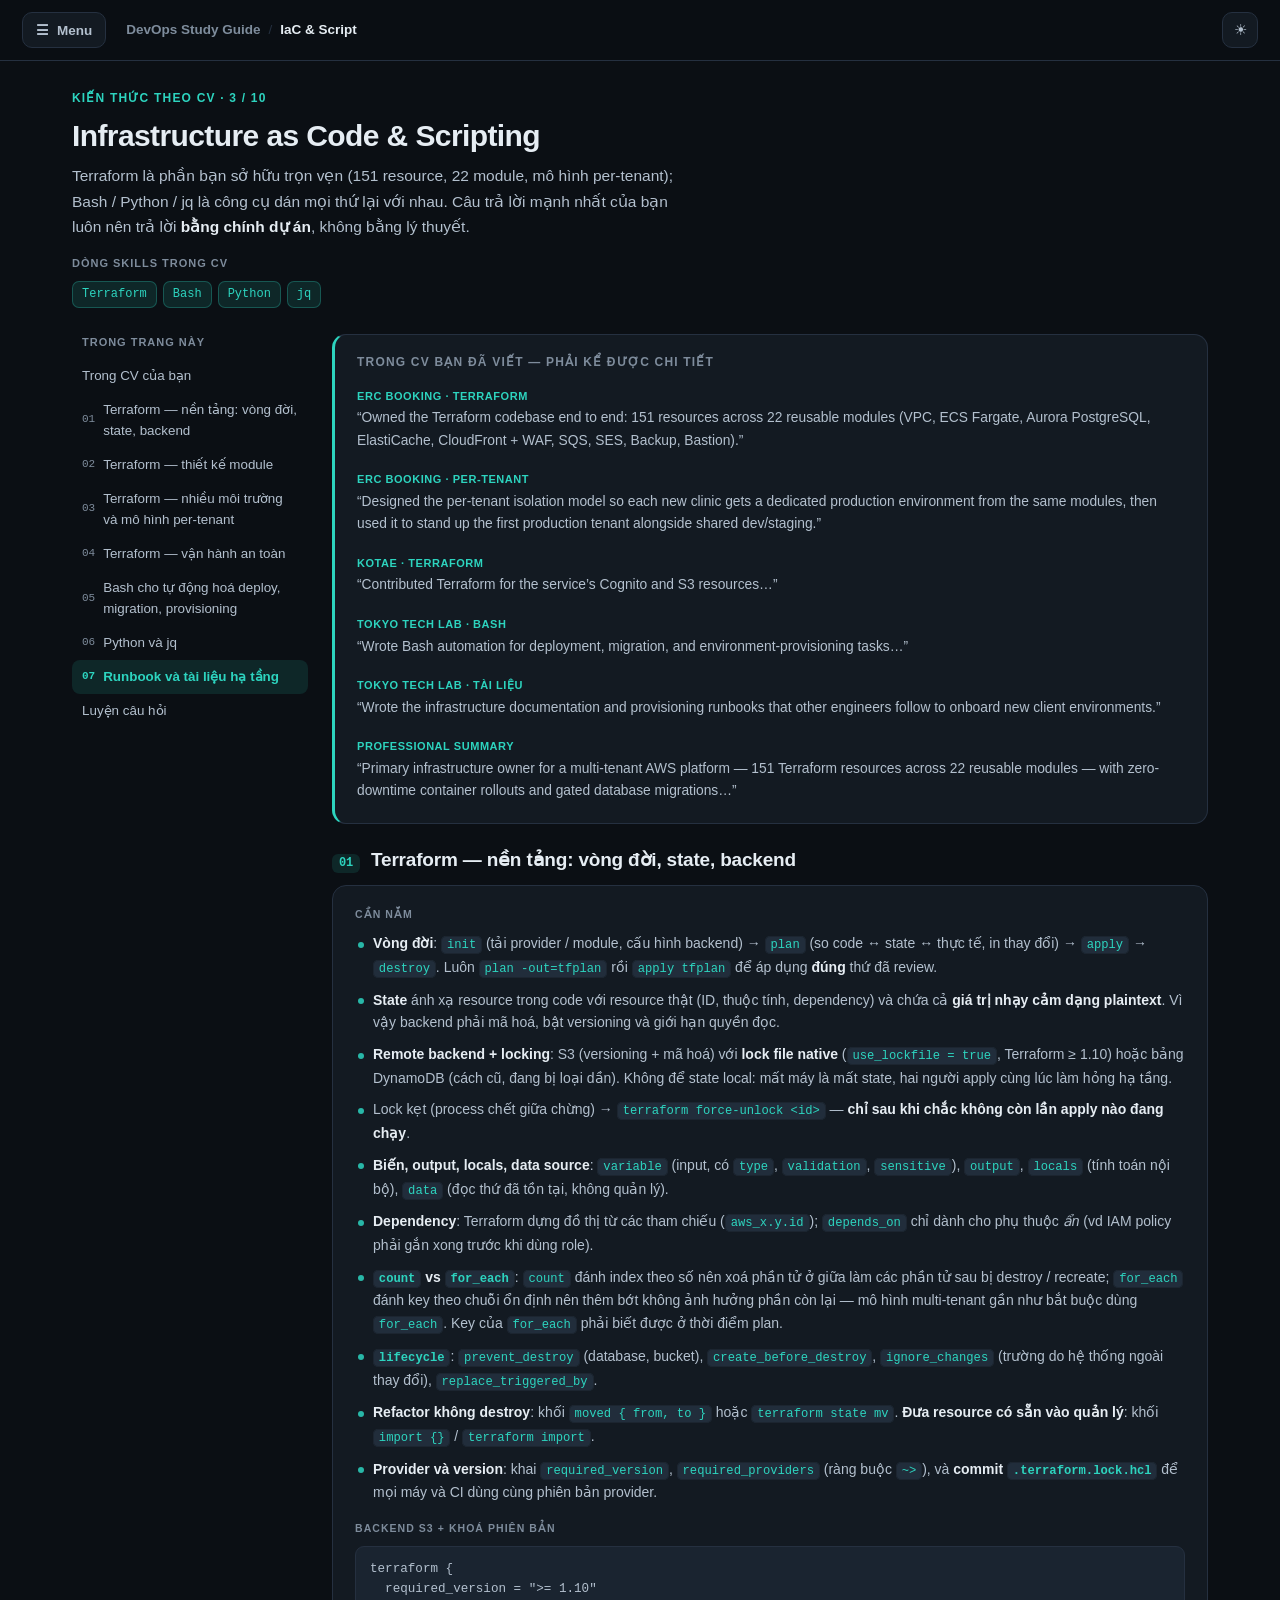
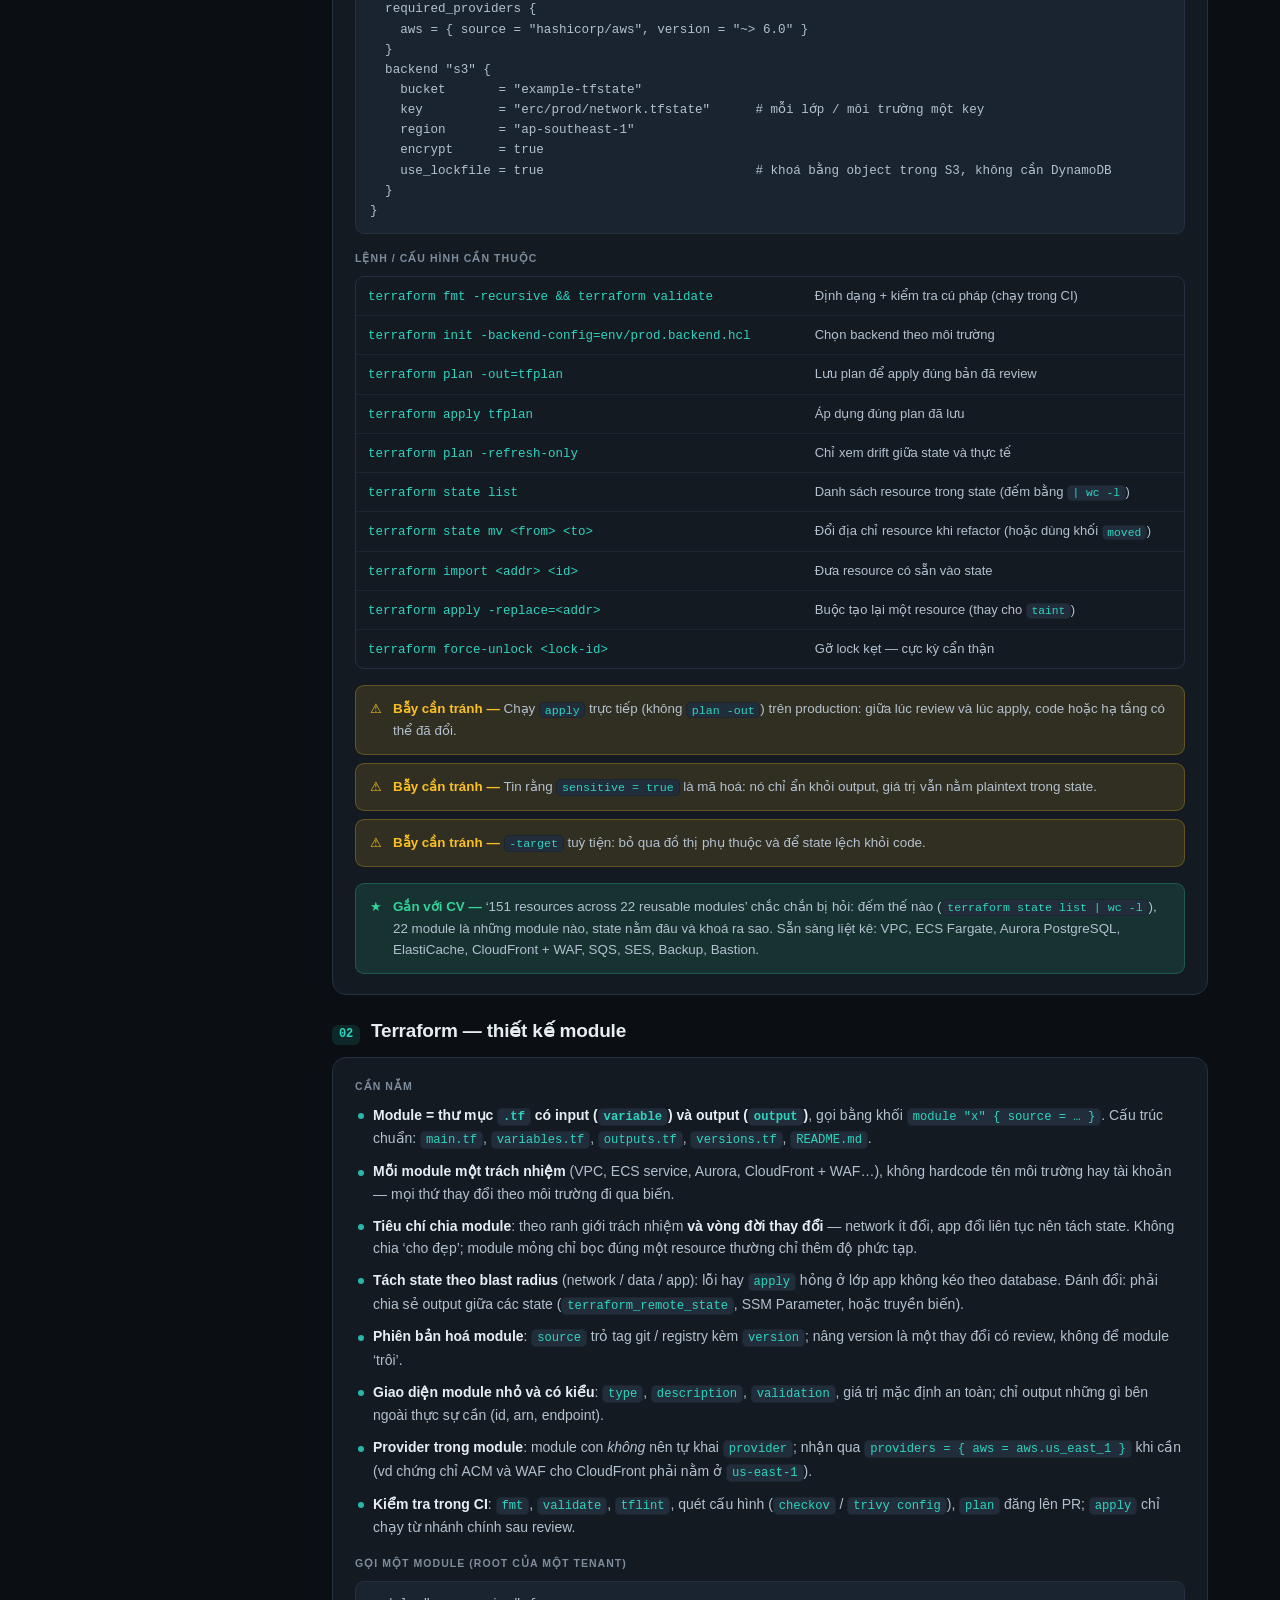
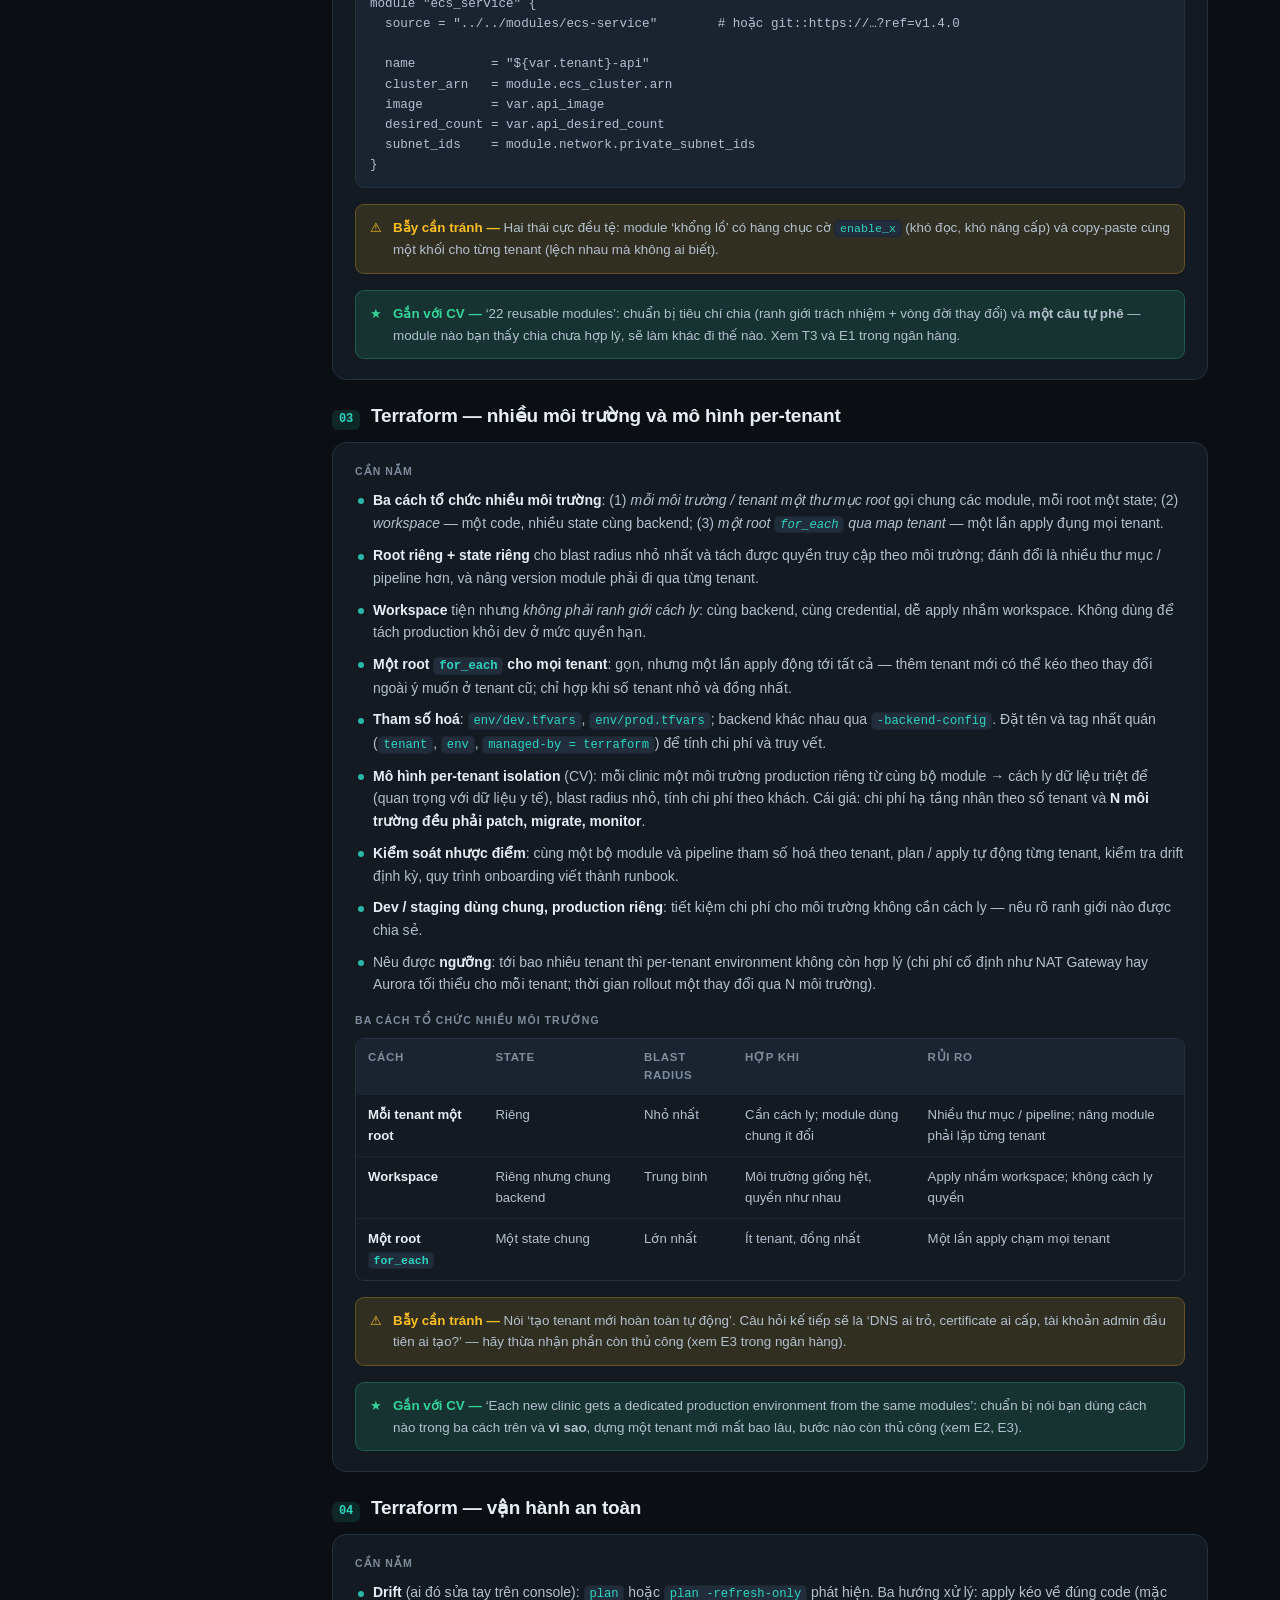
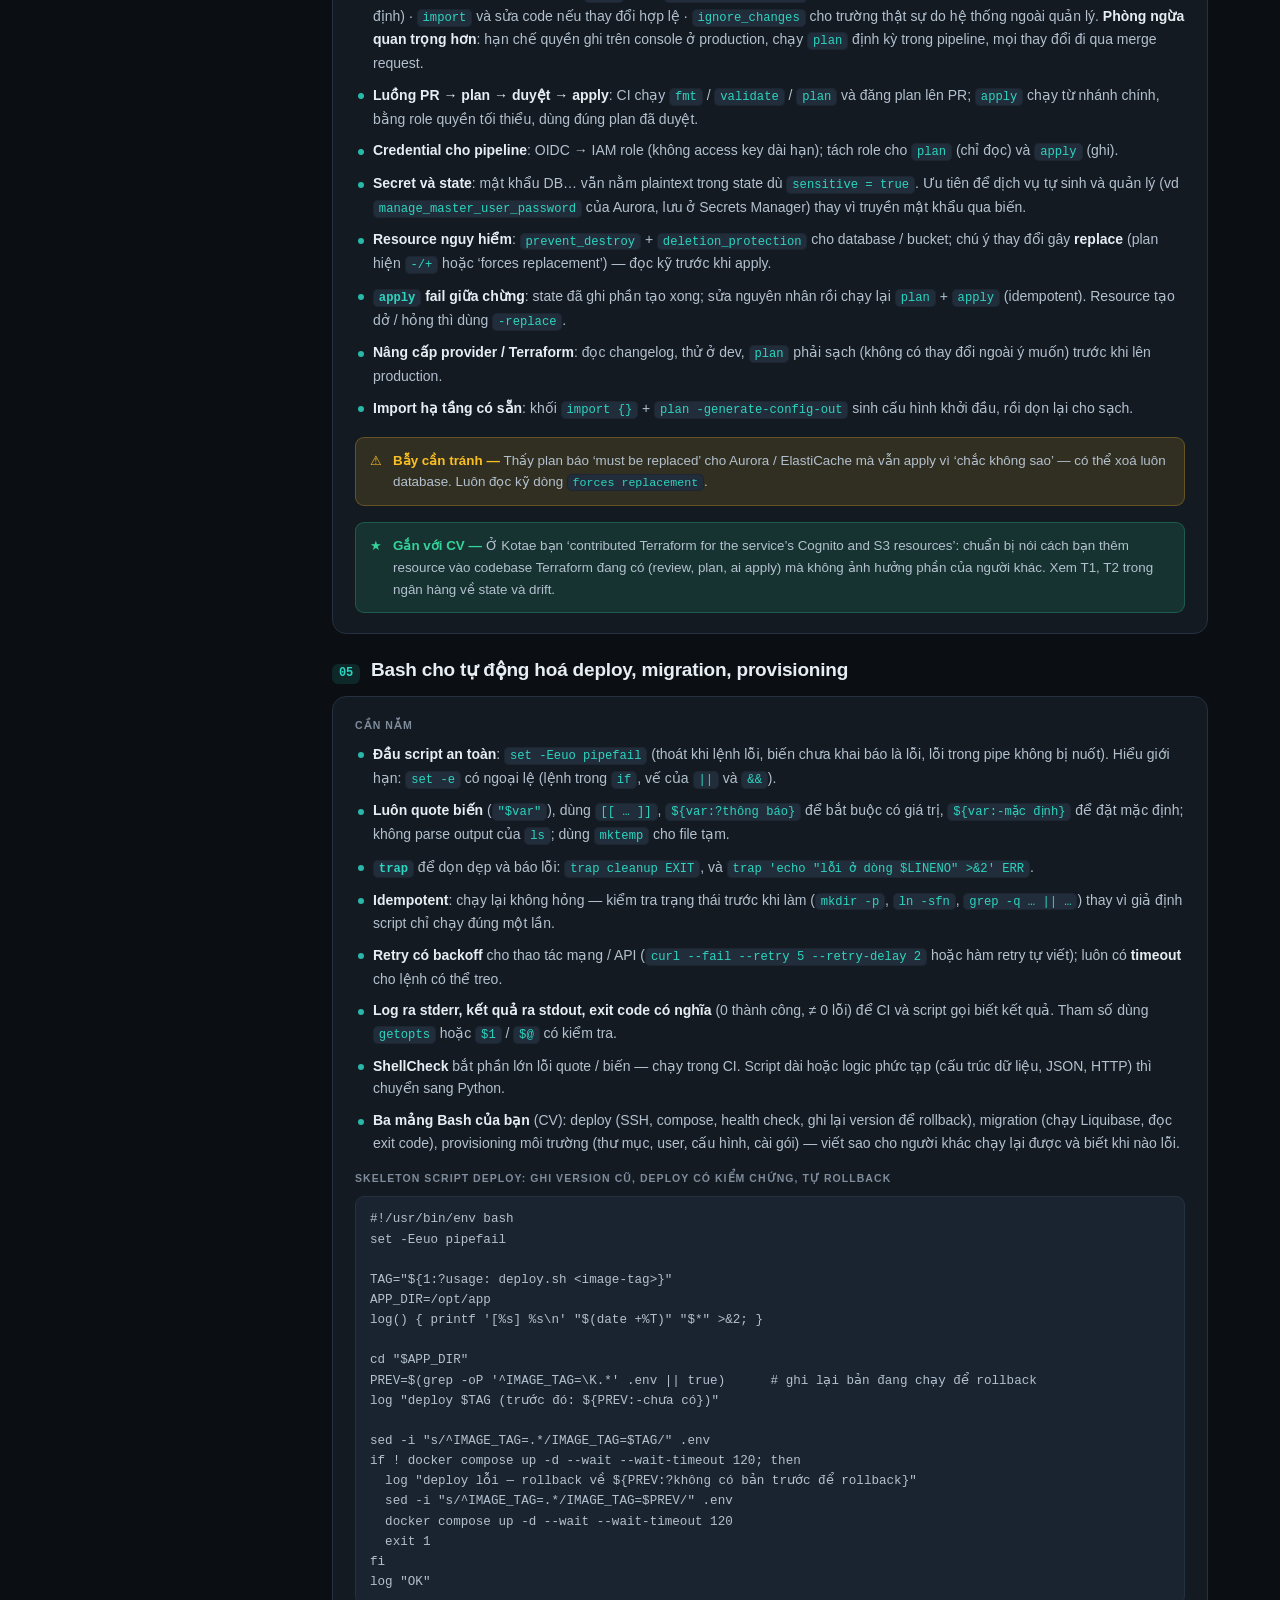
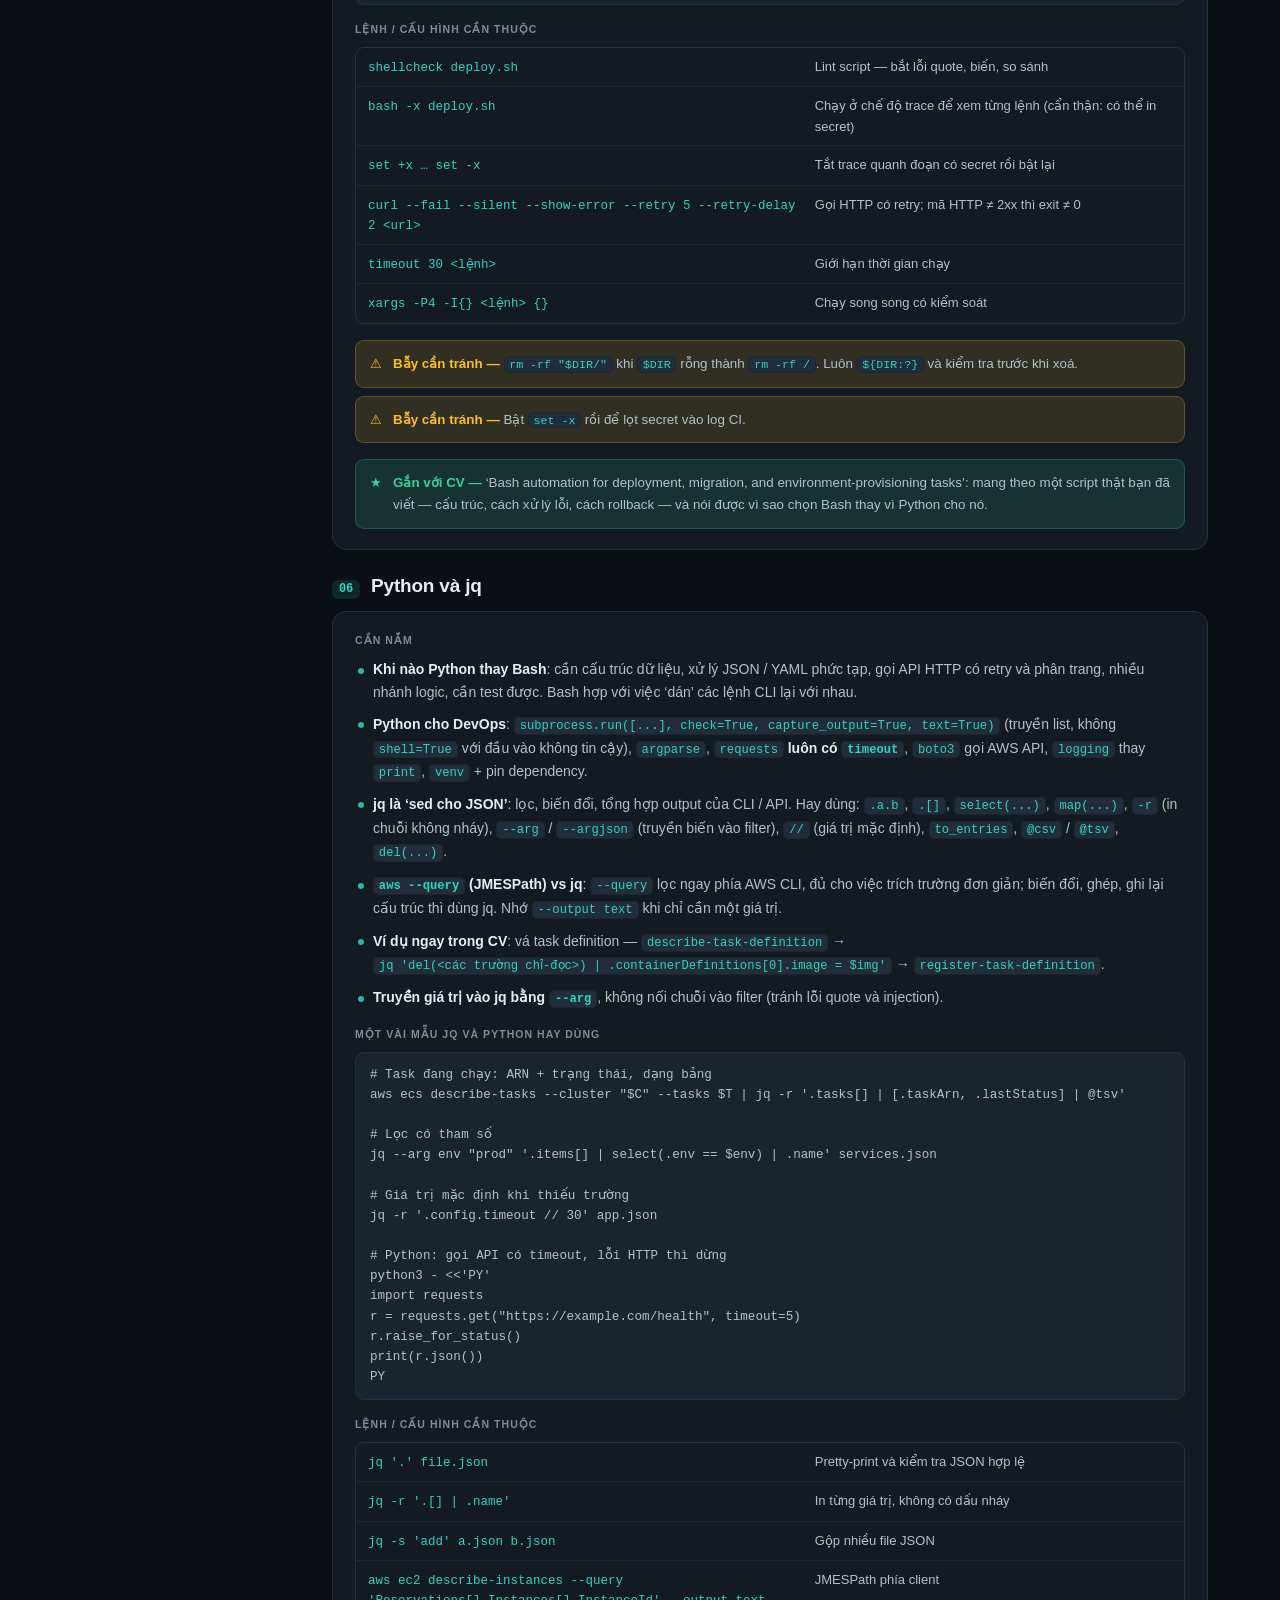
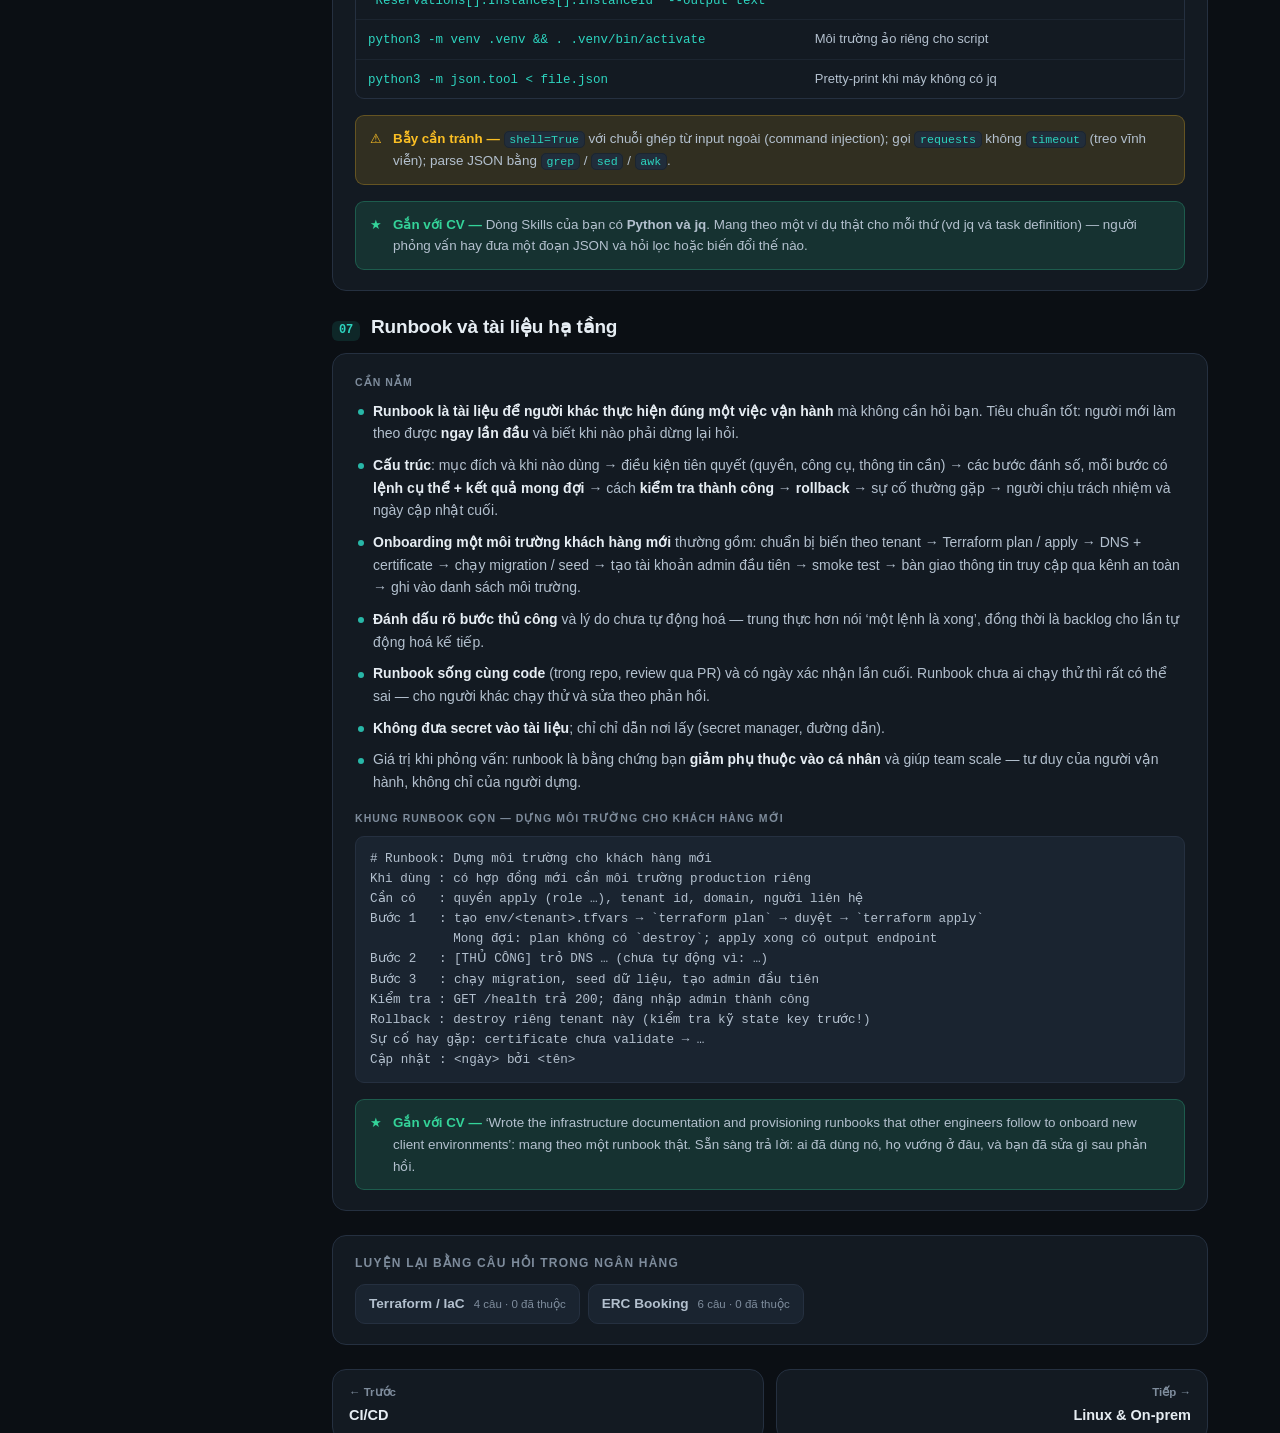
<file: iac.html>
<!DOCTYPE html>
<html lang="vi" data-theme="dark">
<head>
<meta charset="UTF-8">
<meta name="viewport" content="width=device-width, initial-scale=1">
<title>IaC & Script · DevOps Study Guide</title>
<meta name="robots" content="noindex, nofollow, noarchive, nosnippet">
<meta name="googlebot" content="noindex, nofollow">
<meta name="description" content="Kiến thức Terraform, Bash, Python, jq theo đúng CV DevOps Engineer.">
<link rel="stylesheet" href="css/style.css">
<link rel="icon" href="data:image/svg+xml,<svg xmlns='http://www.w3.org/2000/svg' viewBox='0 0 100 100'><text y='.9em' font-size='90'>🎯</text></svg>">
<script src="js/theme-init.js"></script>
</head>
<body data-page="iac">

<!-- ============ THANH TRÊN — do js/common.js dựng từ danh sách TABS ============ -->
<header class="topbar" id="topbar"></header>

<main>
  <div class="wrap" id="kb"></div>
</main>

<script src="js/common.js"></script>
<script src="js/data.js"></script>
<script src="js/kb/iac.js"></script>
<script src="js/kb.js"></script>
</body>
</html>
</file>
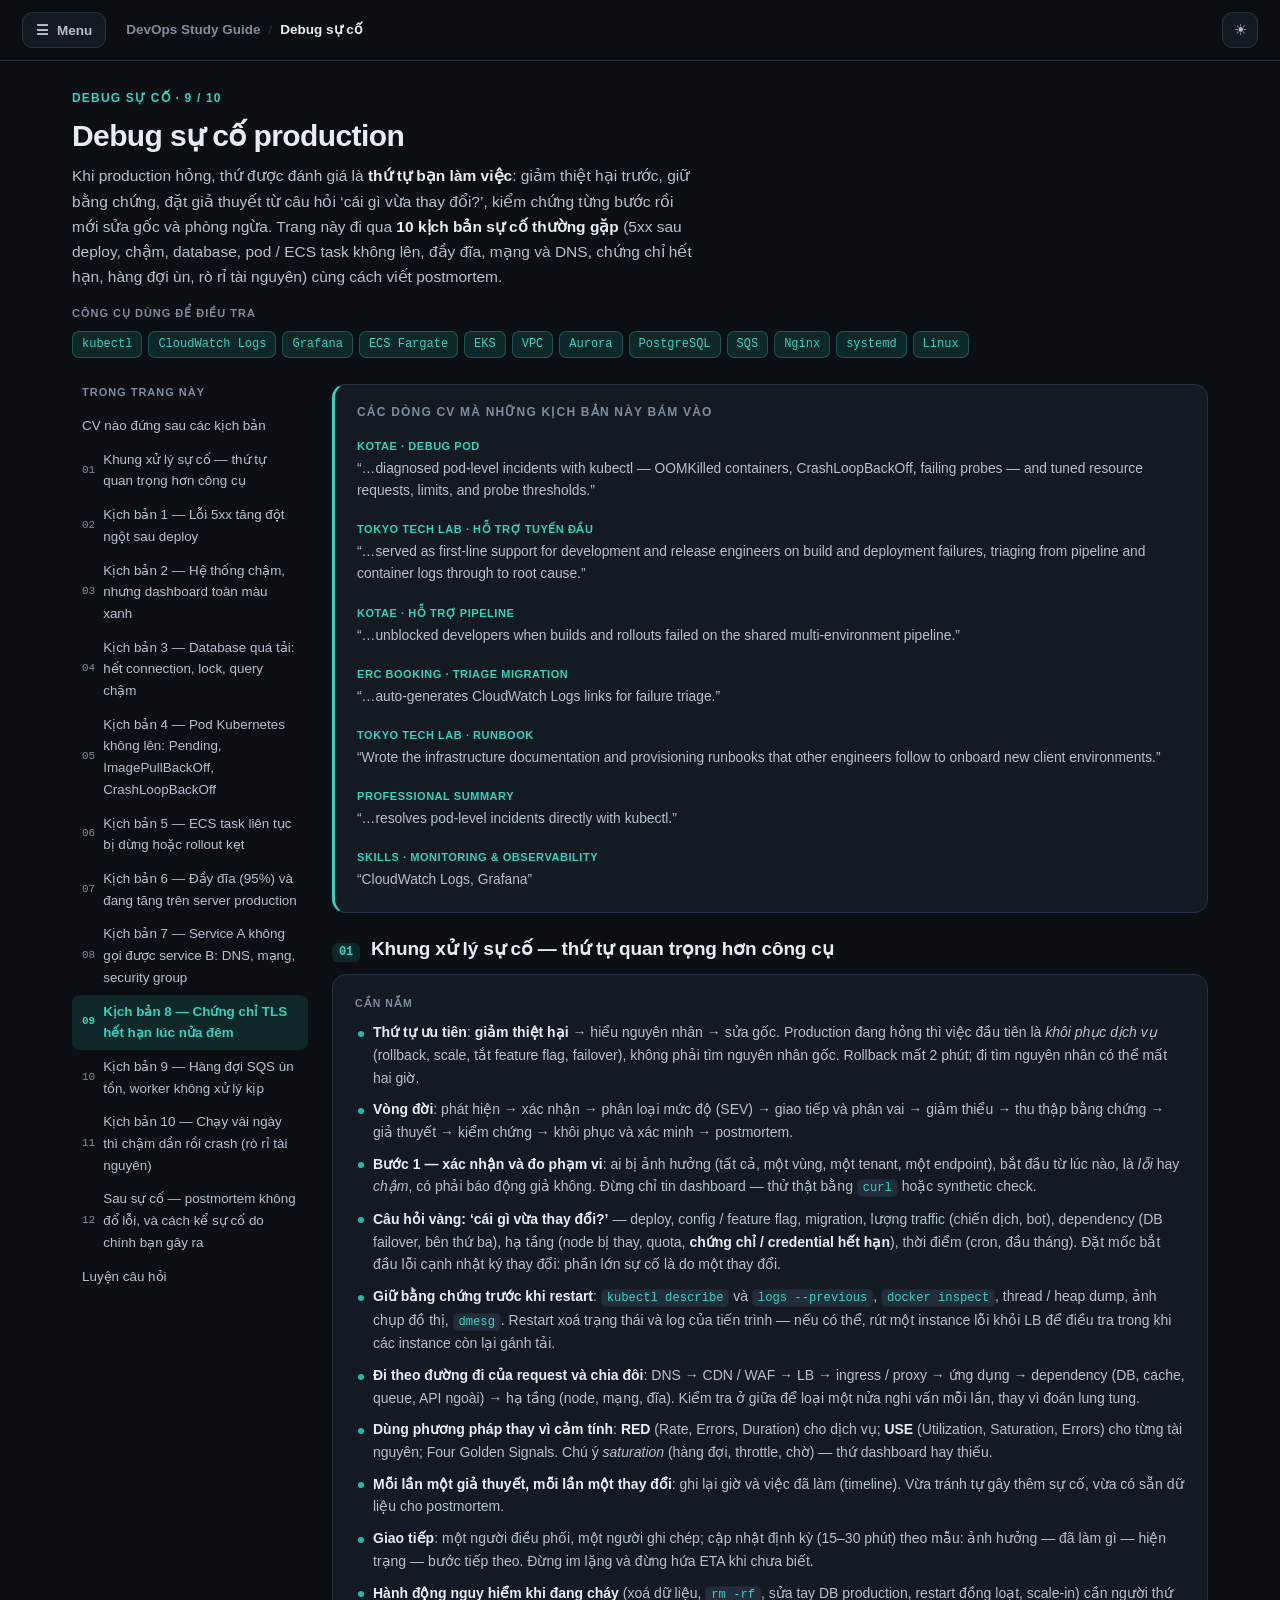
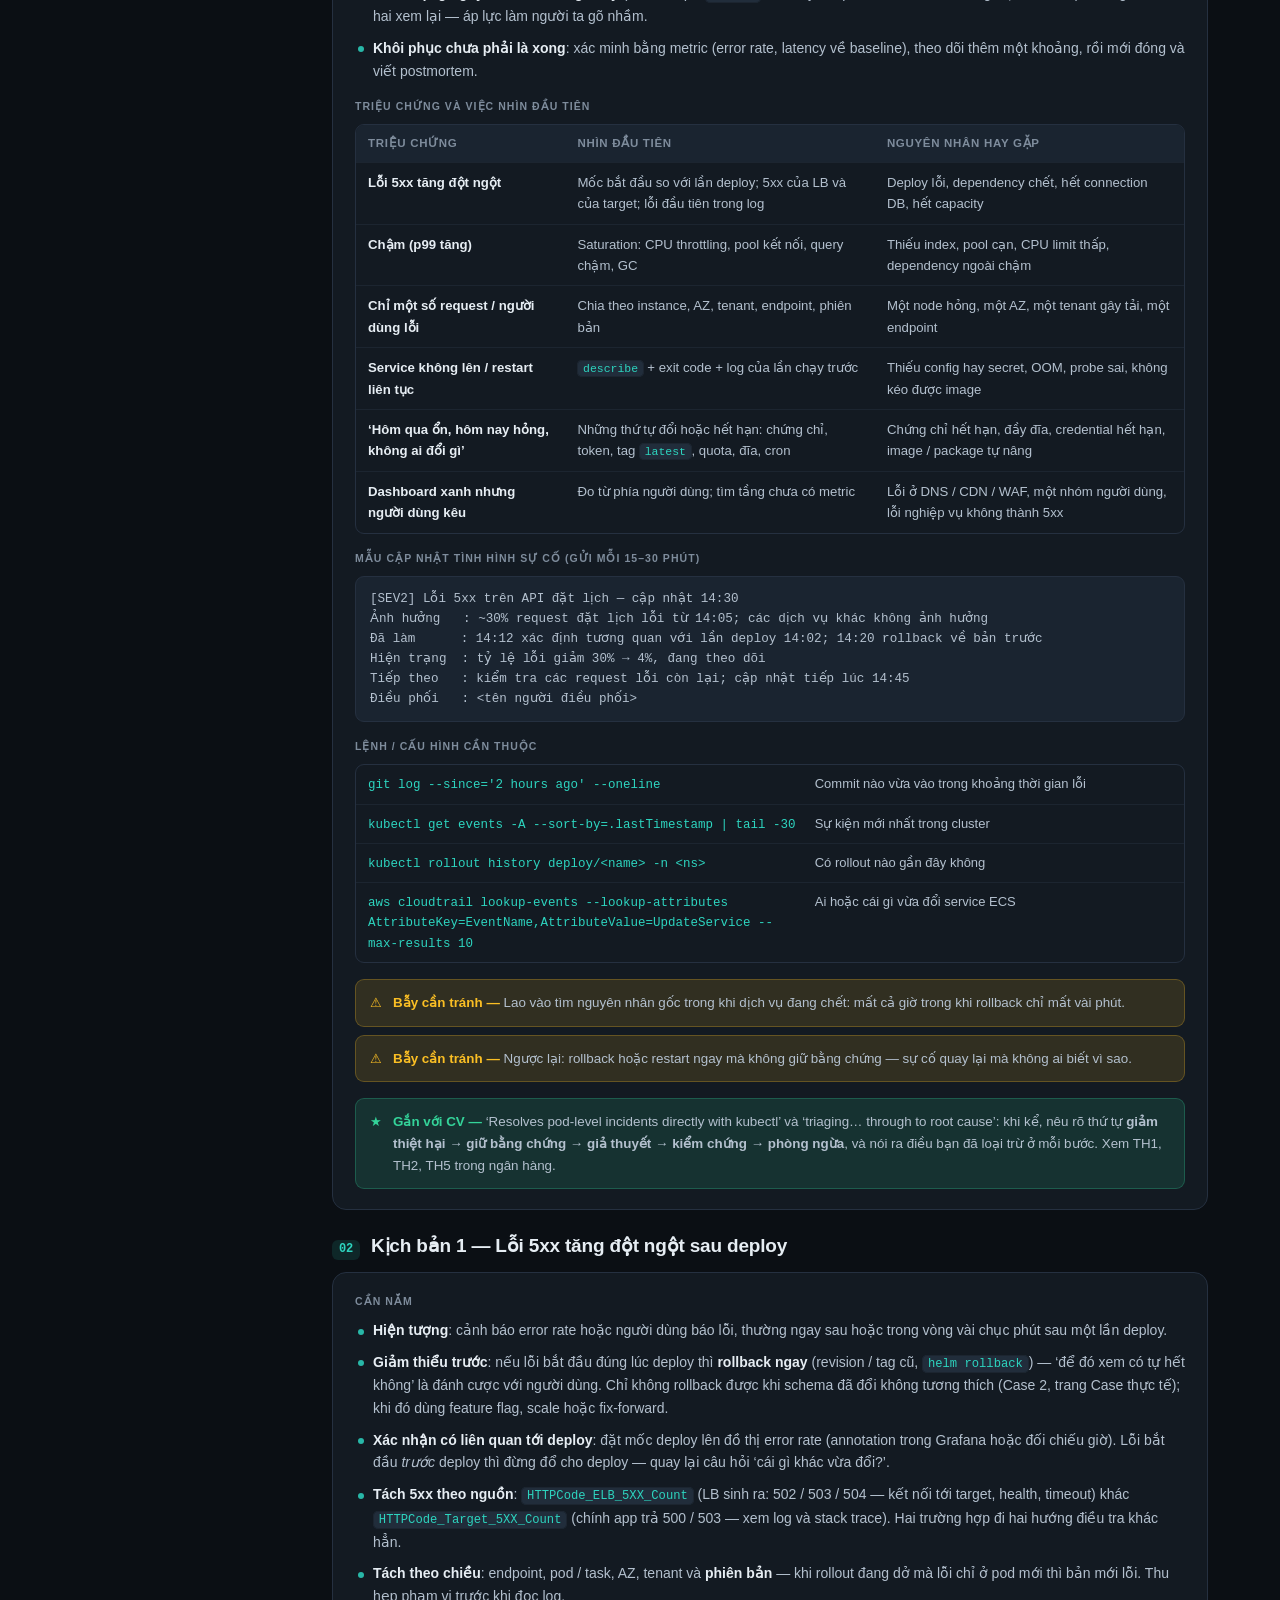
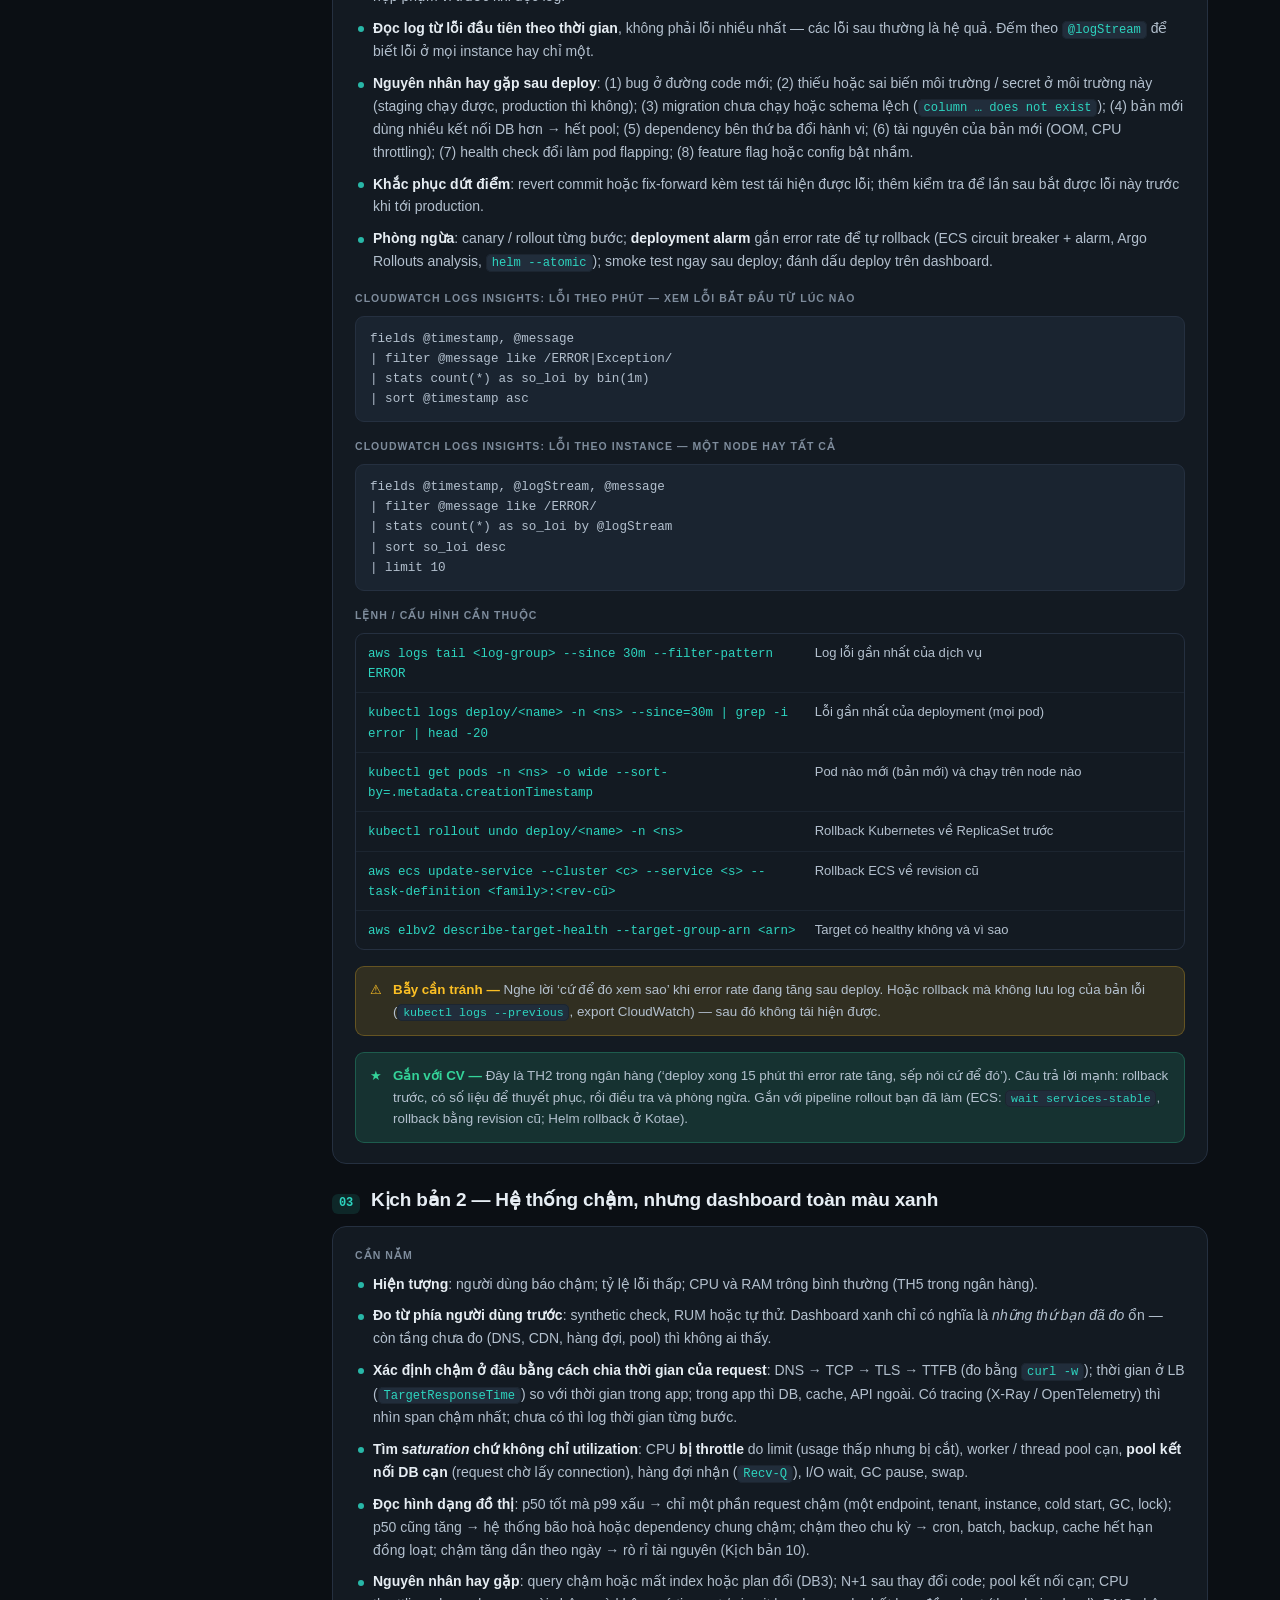
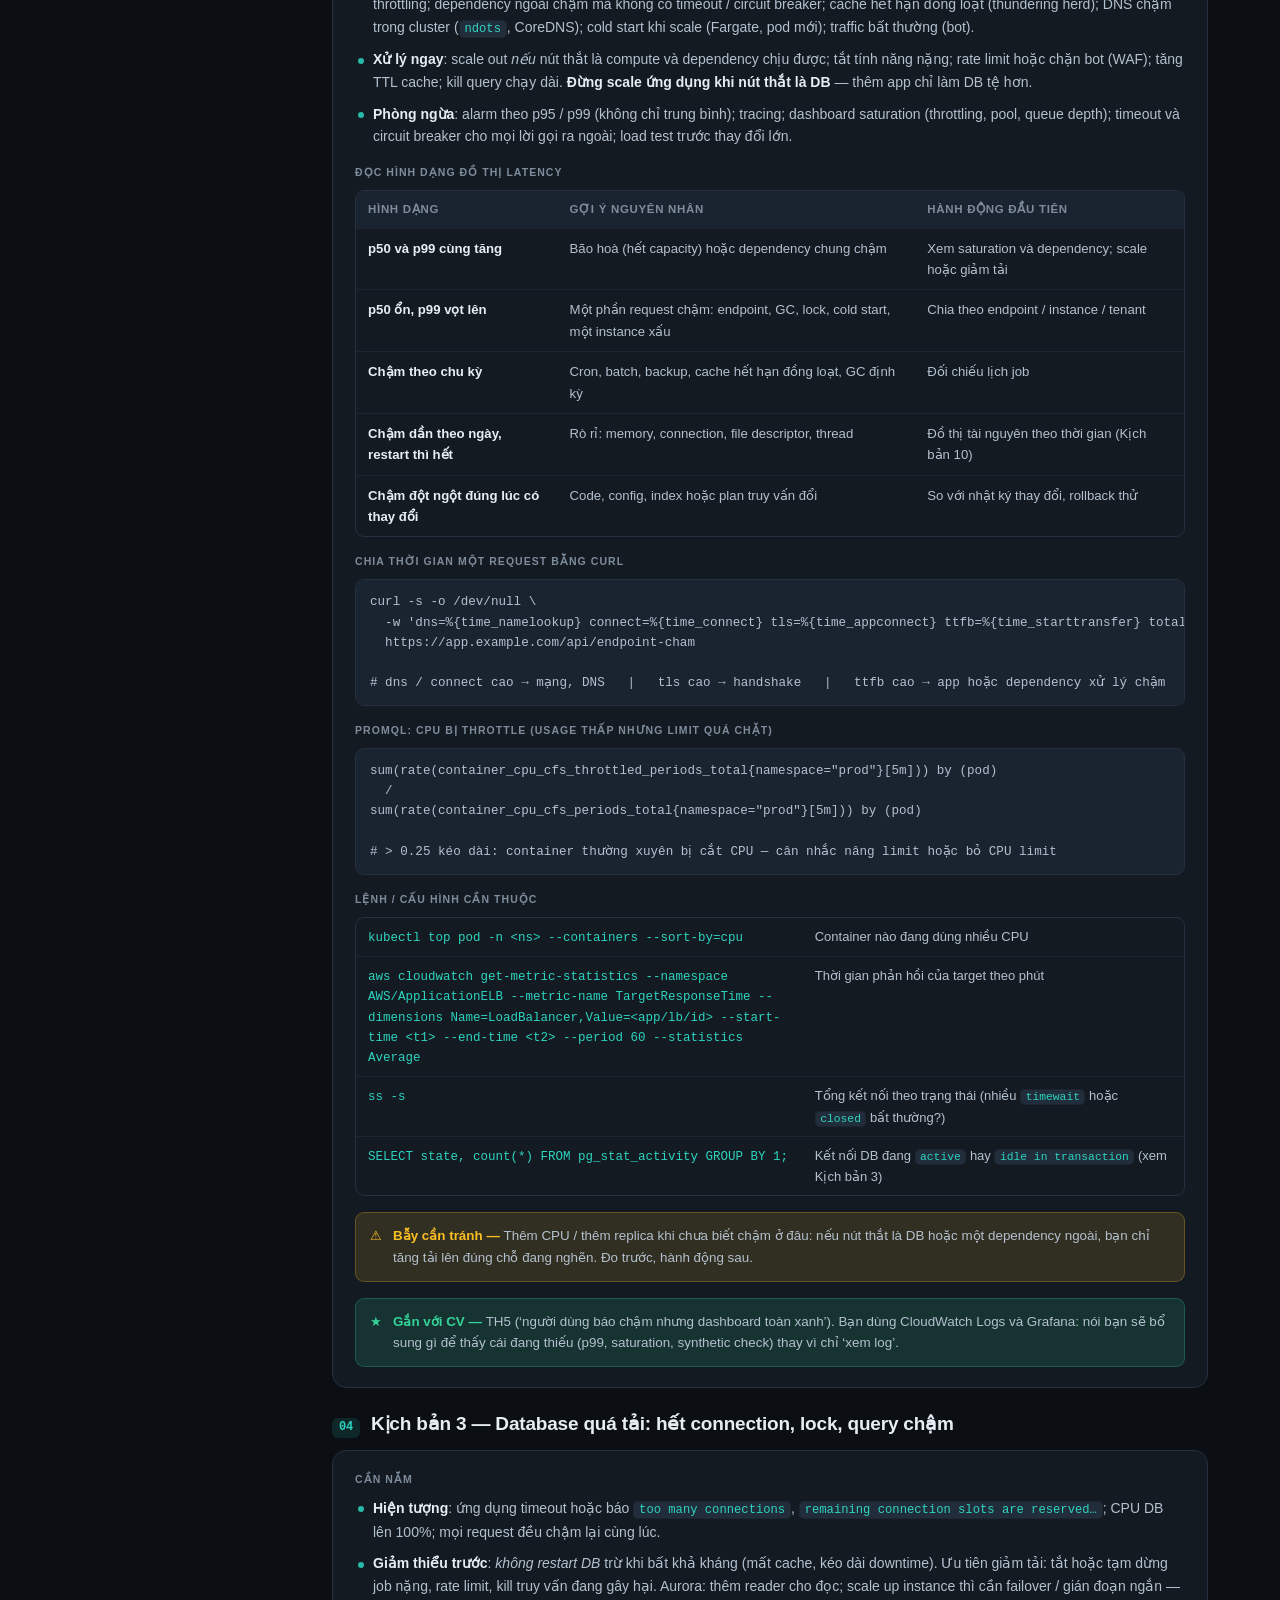
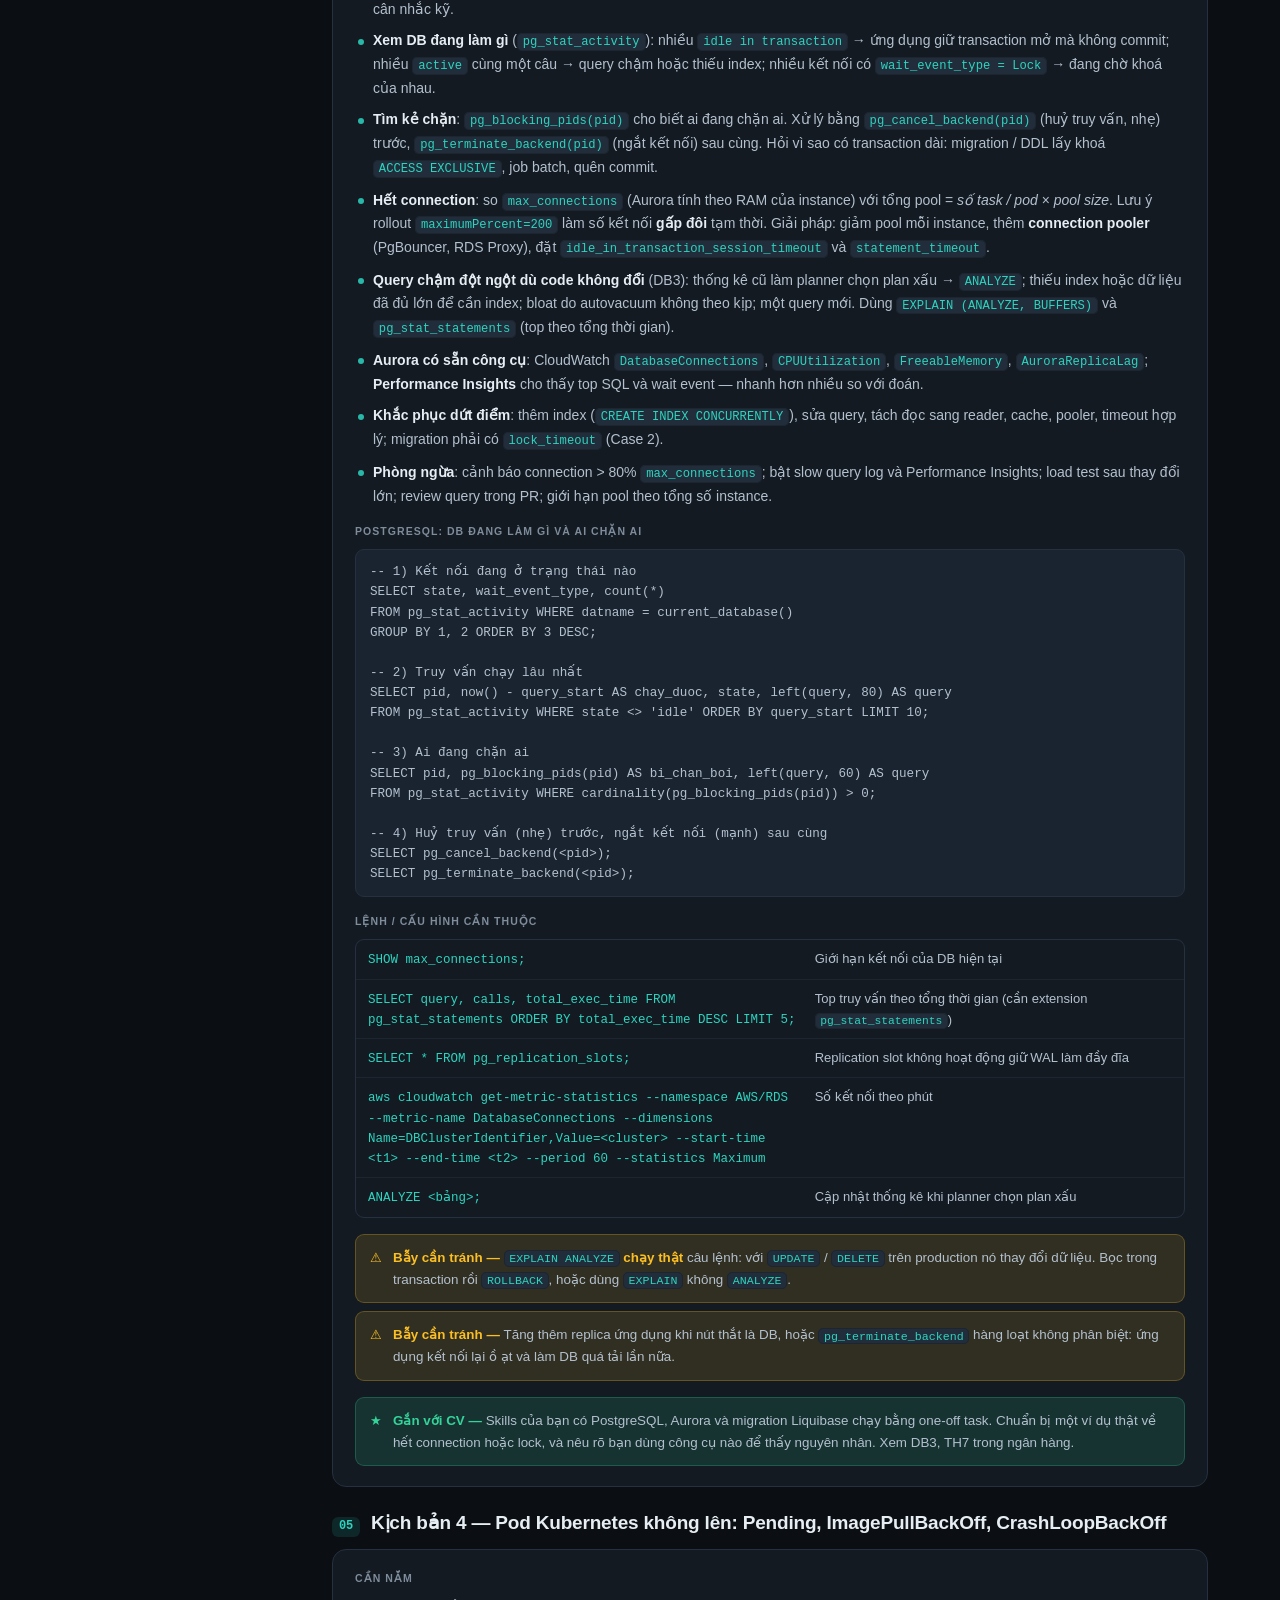
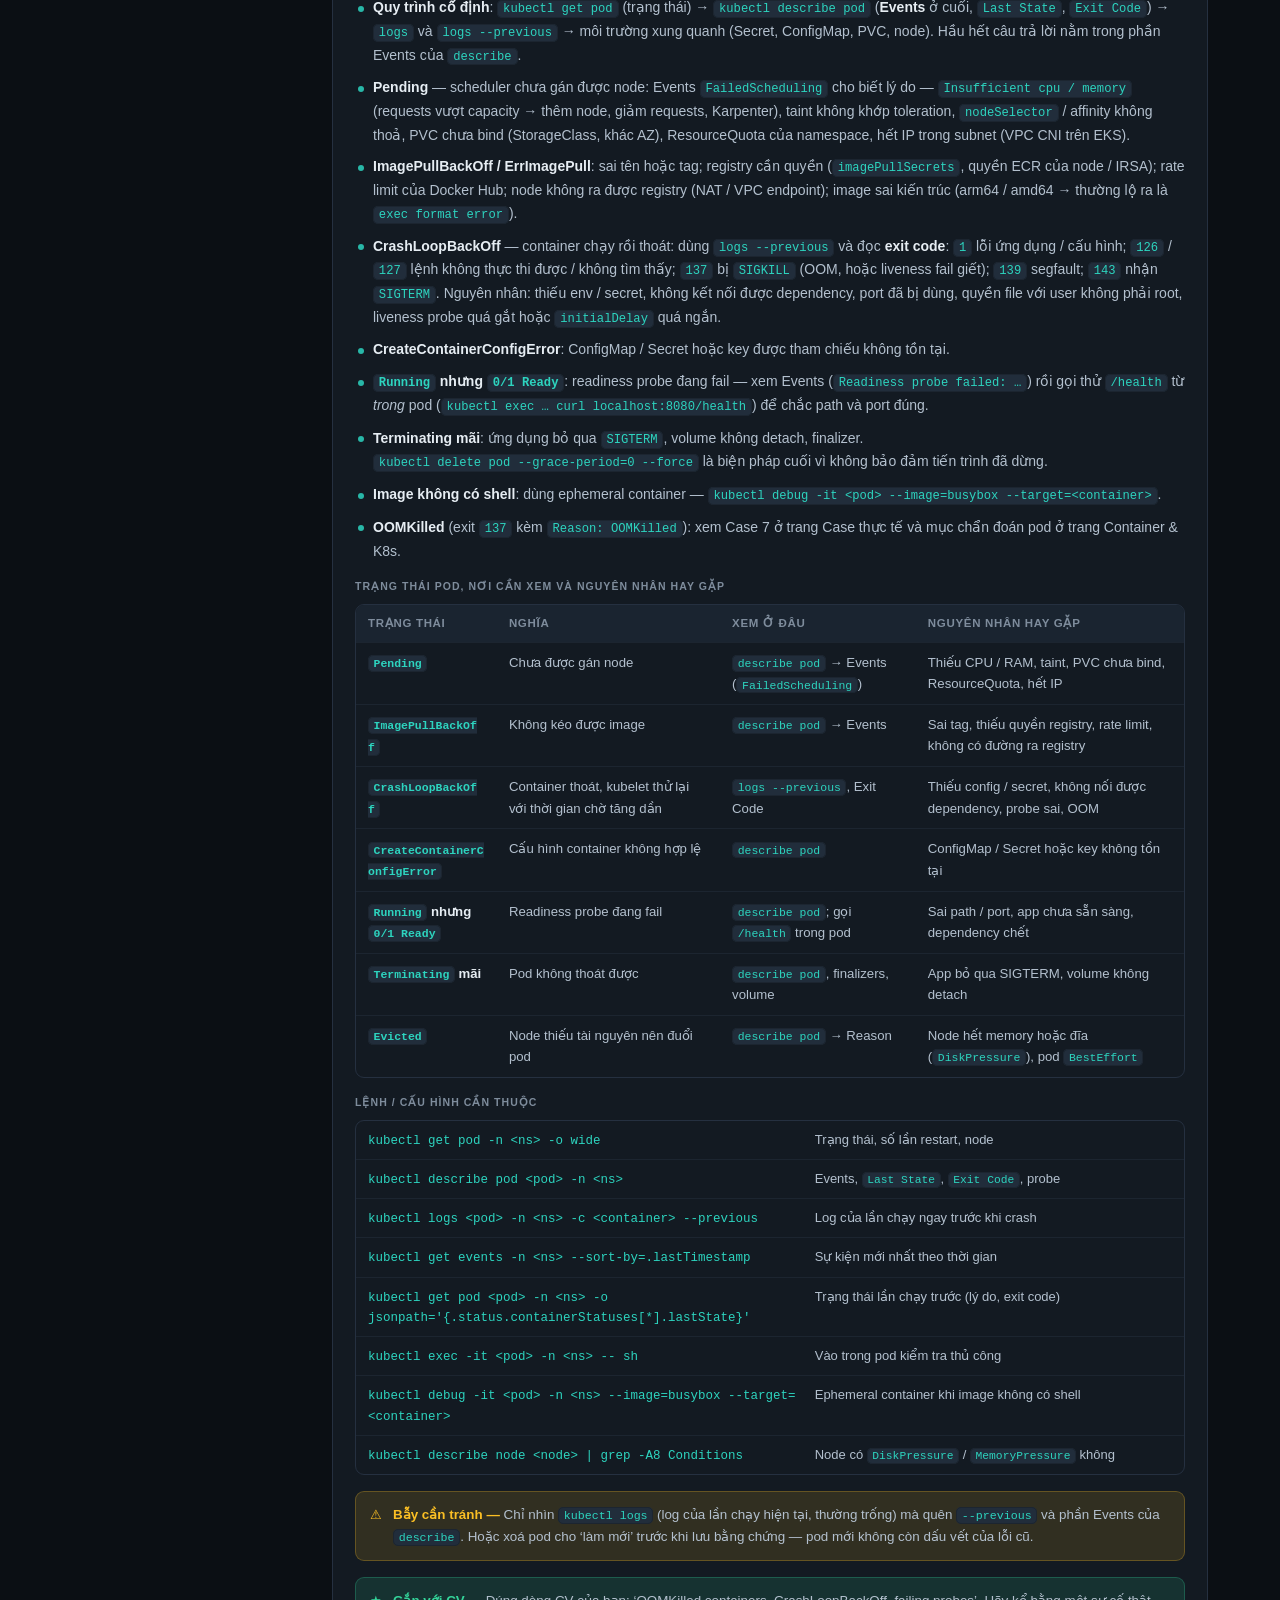
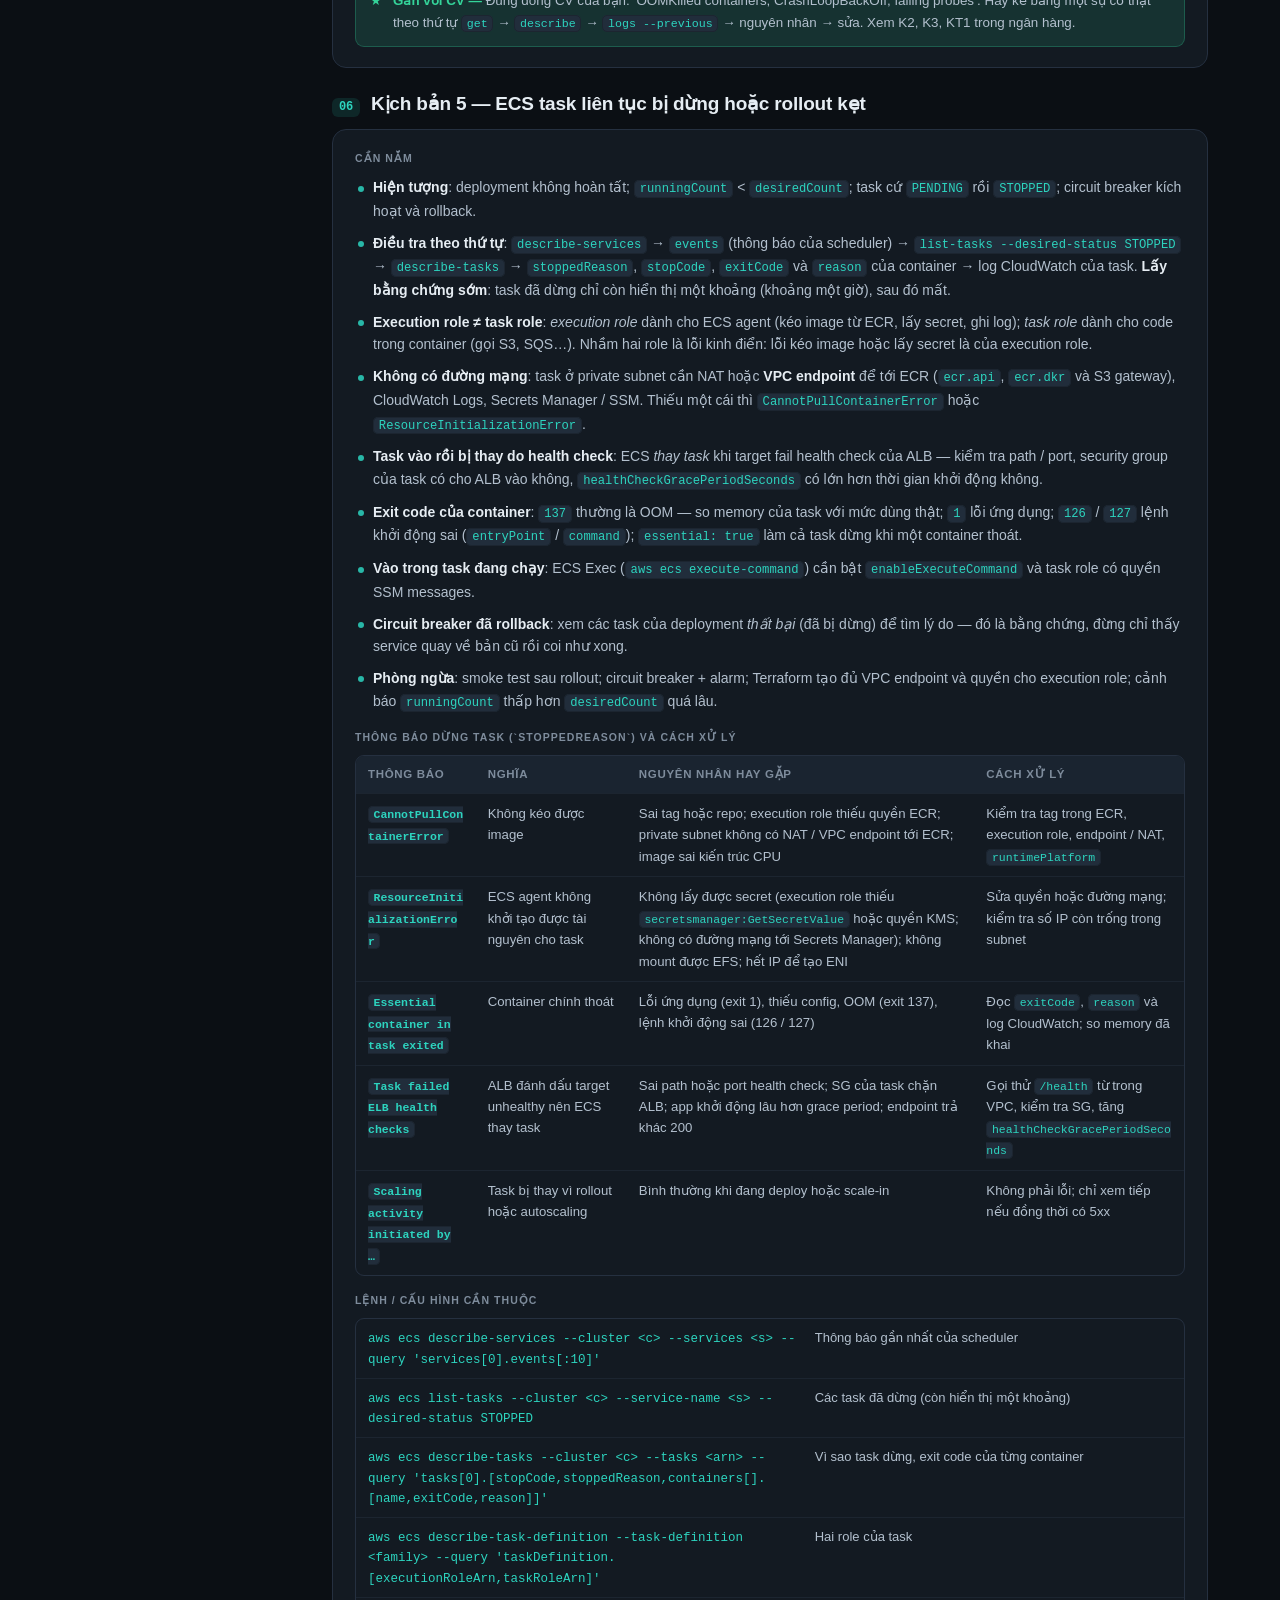
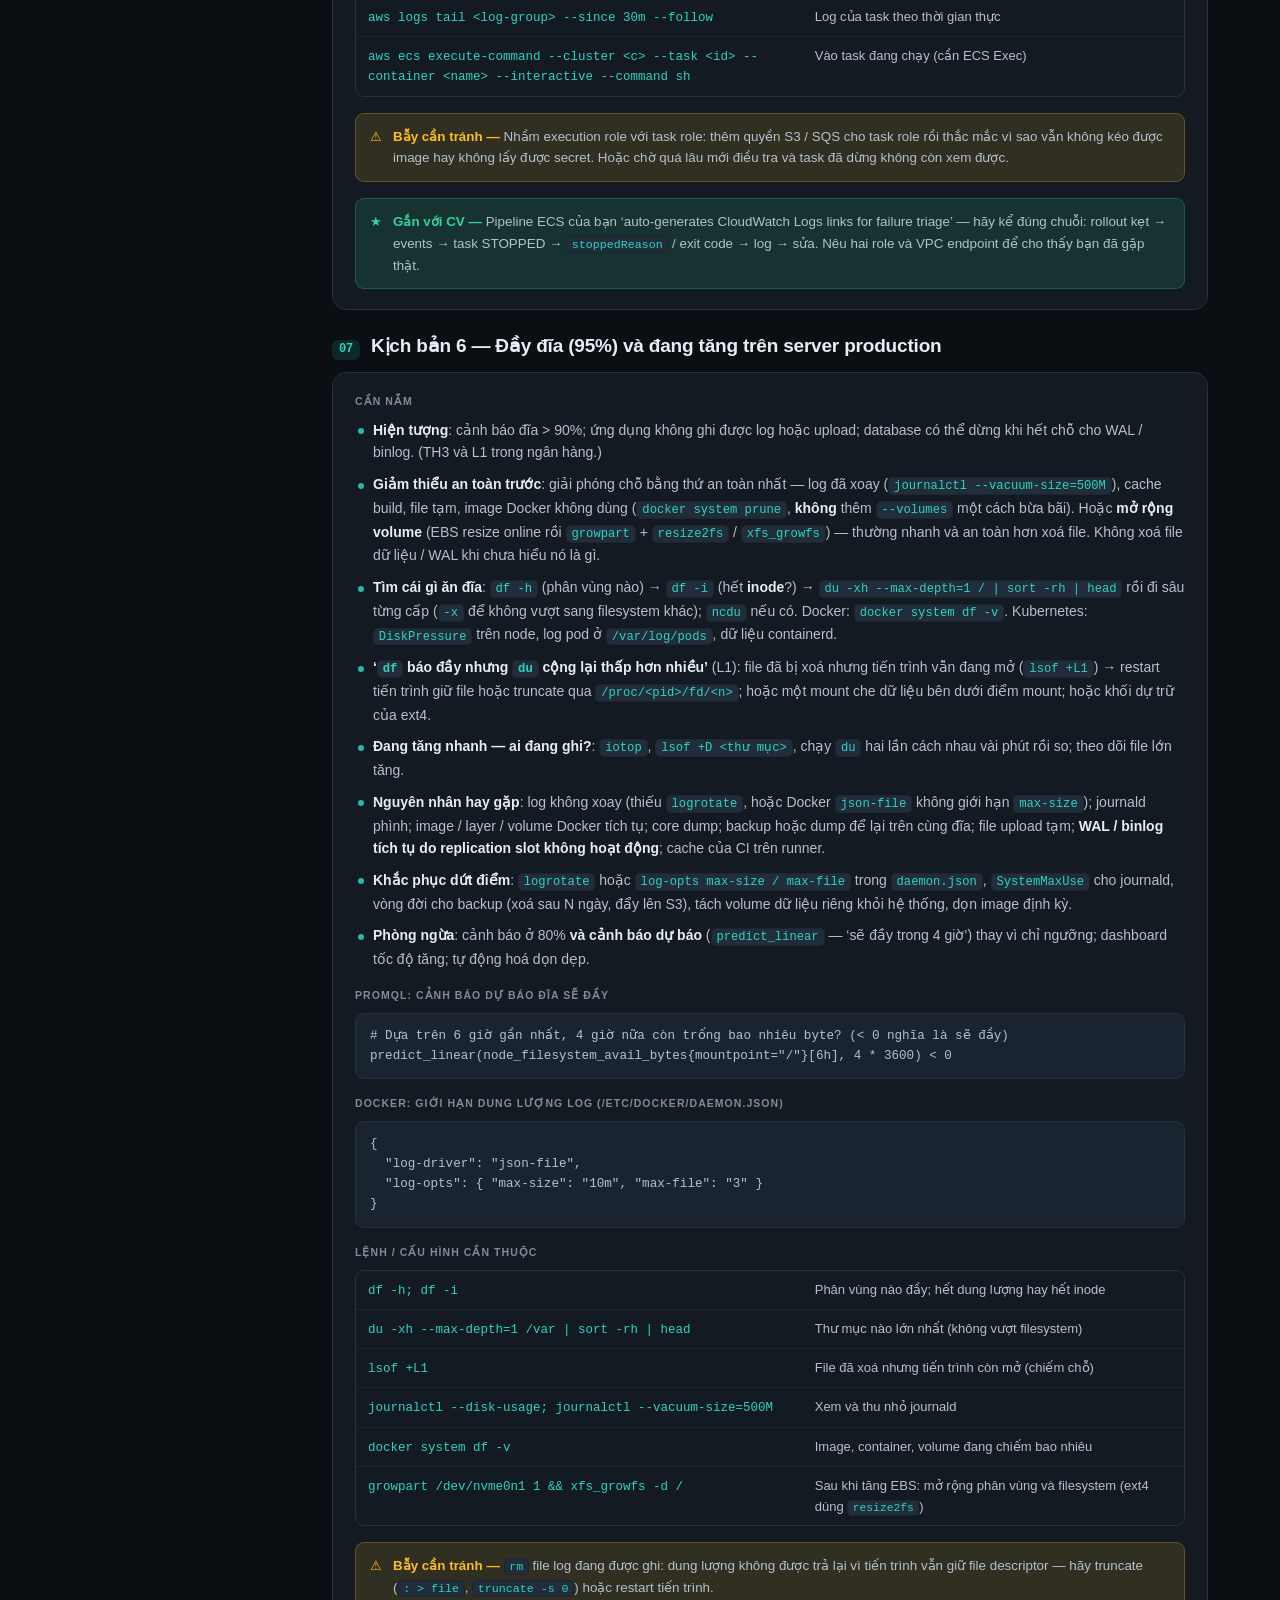
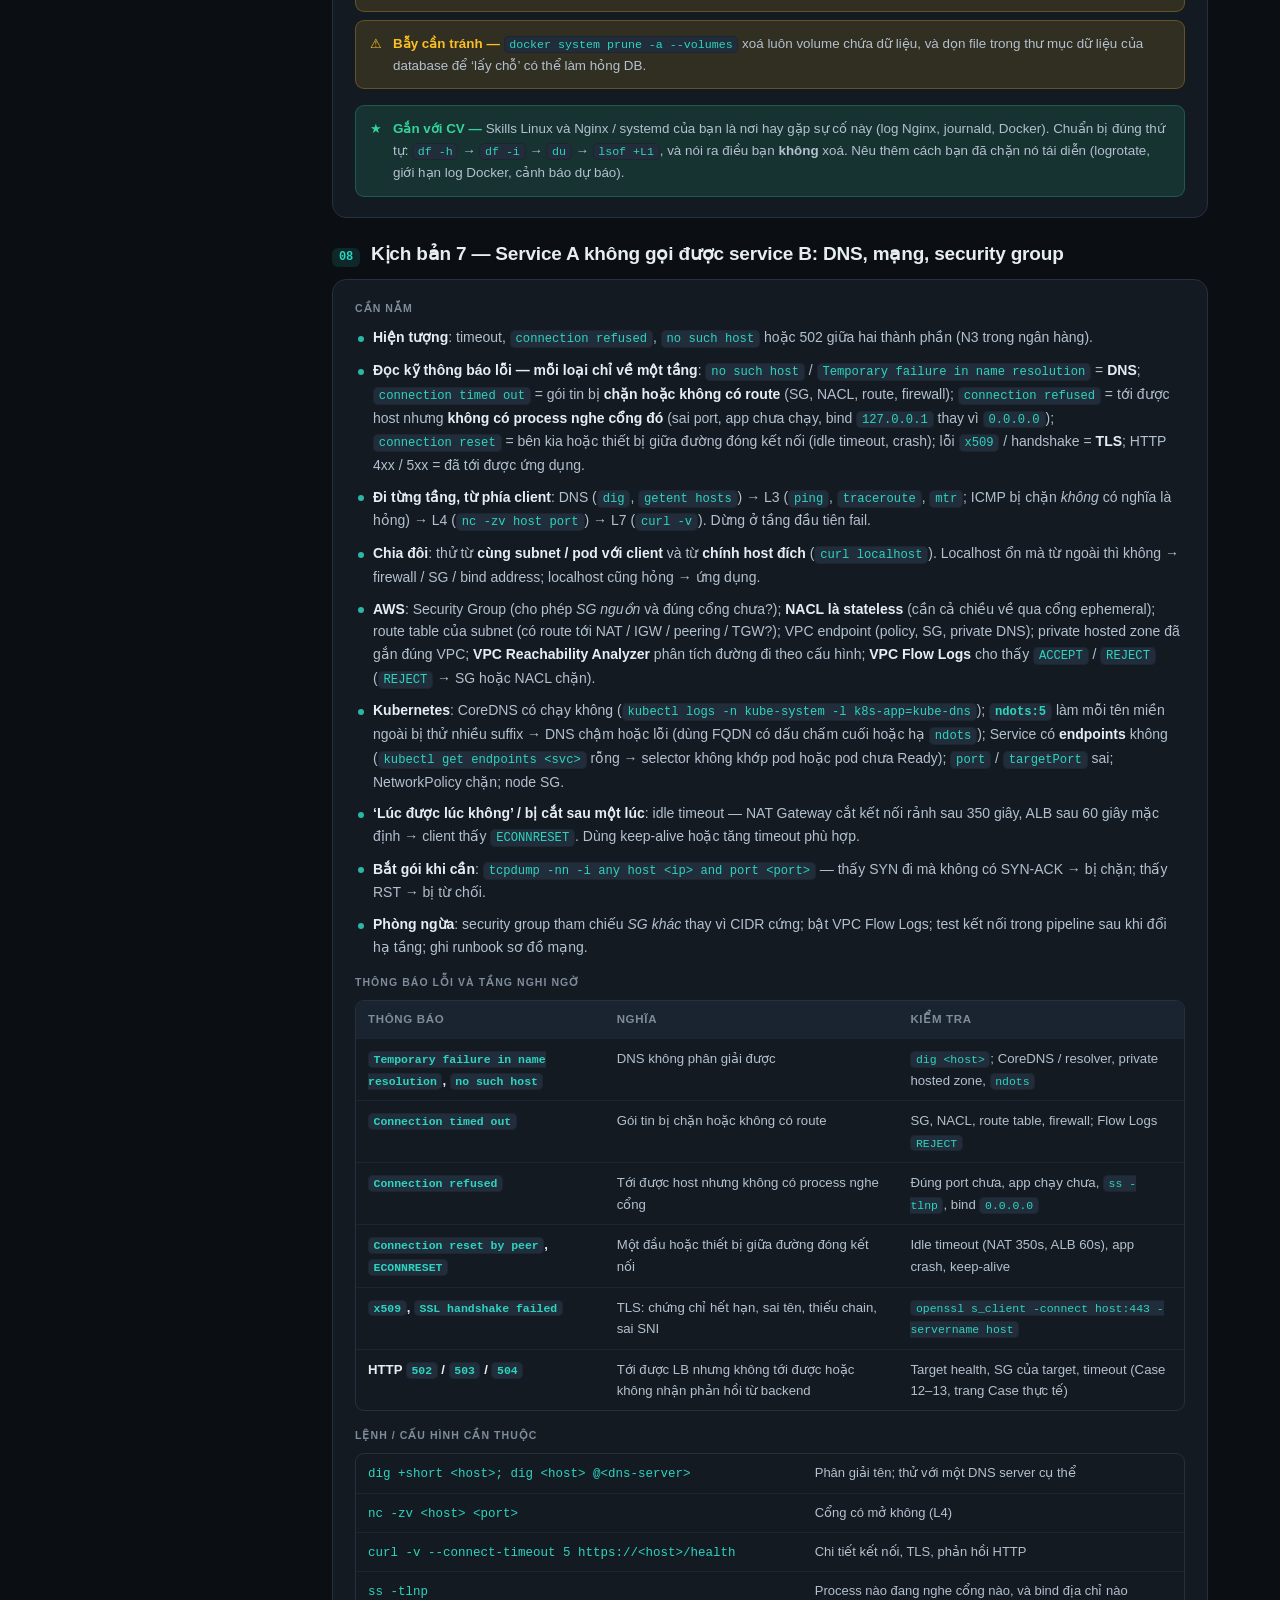
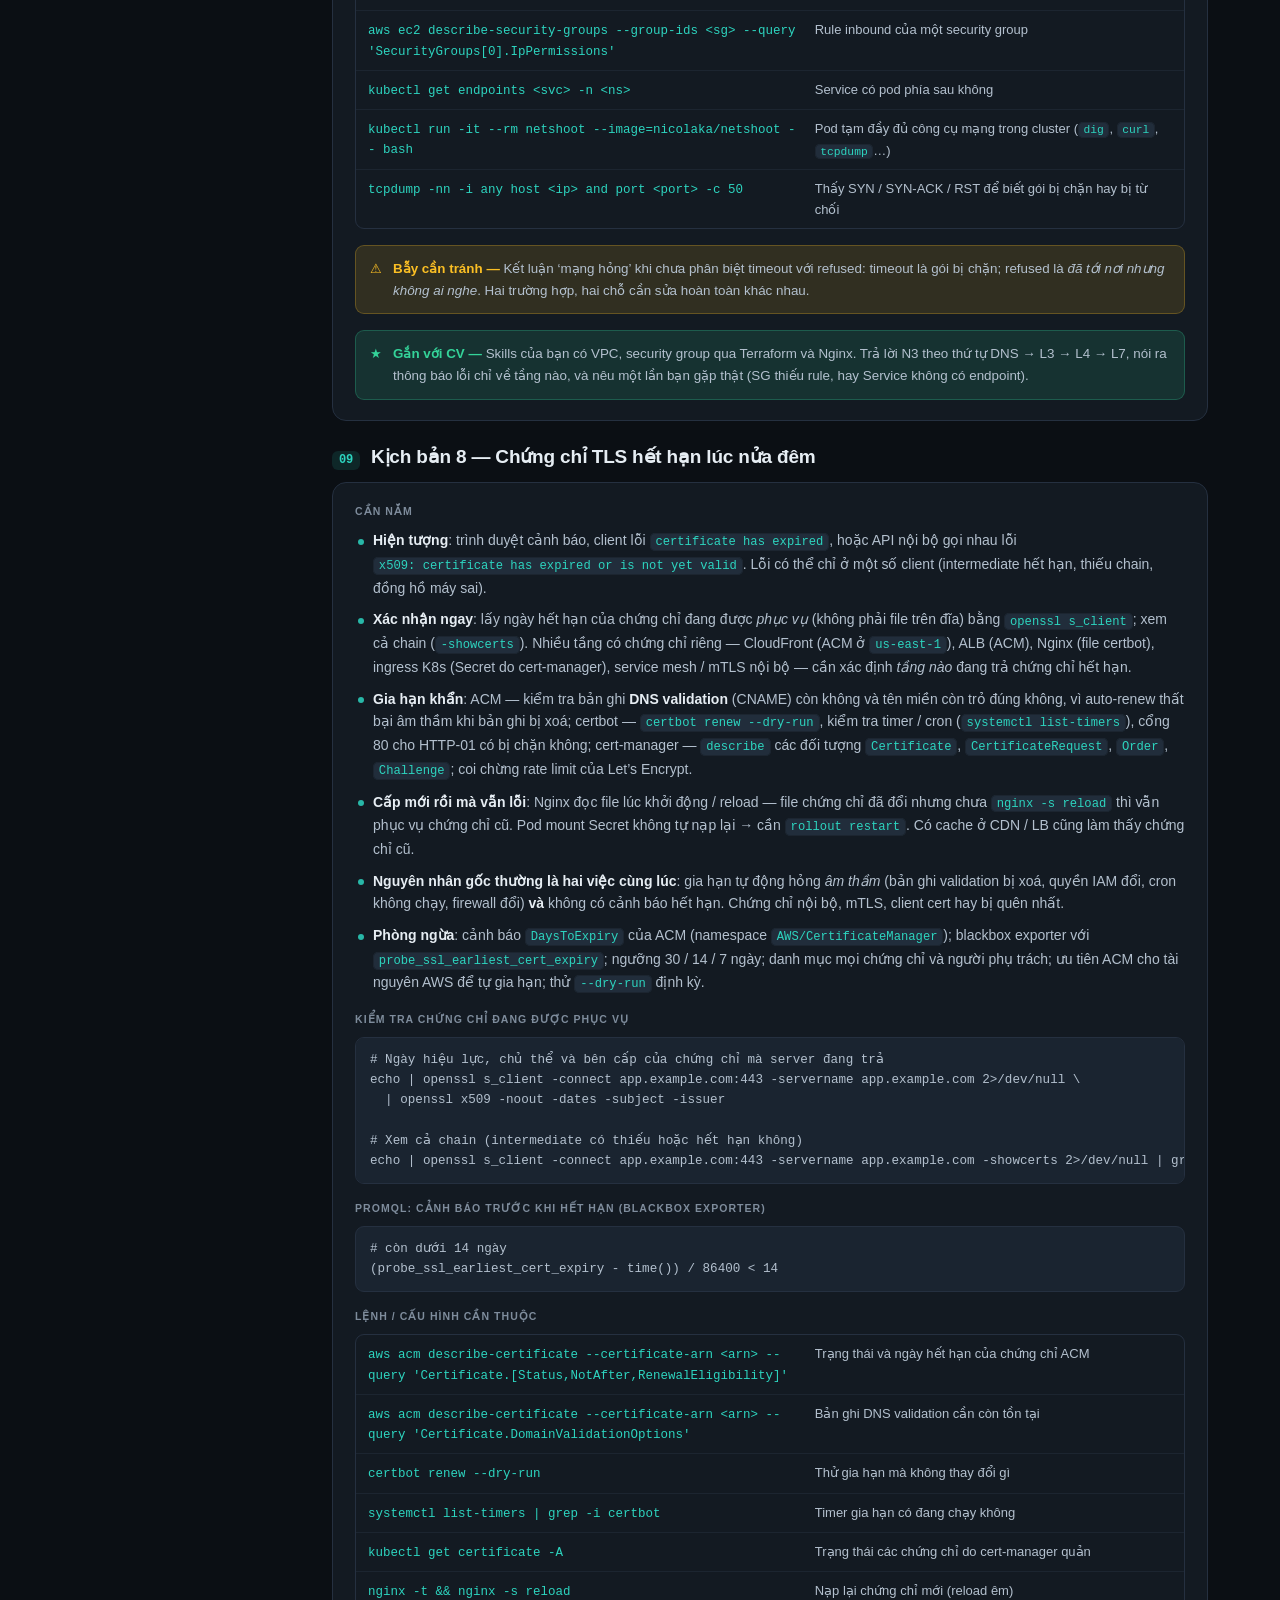
<file: incident.html>
<!DOCTYPE html>
<html lang="vi" data-theme="dark">
<head>
<meta charset="UTF-8">
<meta name="viewport" content="width=device-width, initial-scale=1">
<title>Debug sự cố · DevOps Study Guide</title>
<meta name="robots" content="noindex, nofollow, noarchive, nosnippet">
<meta name="googlebot" content="noindex, nofollow">
<meta name="description" content="Debug sự cố production: khung xử lý, 5xx sau deploy, chậm, database, pod và ECS task không lên, đầy đĩa, mạng và DNS, chứng chỉ hết hạn, hàng đợi ùn, rò rỉ tài nguyên, postmortem.">
<link rel="stylesheet" href="css/style.css">
<link rel="icon" href="data:image/svg+xml,<svg xmlns='http://www.w3.org/2000/svg' viewBox='0 0 100 100'><text y='.9em' font-size='90'>🎯</text></svg>">
<script src="js/theme-init.js"></script>
</head>
<body data-page="incident">

<!-- ============ THANH TRÊN — do js/common.js dựng từ danh sách TABS ============ -->
<header class="topbar" id="topbar"></header>

<main>
  <div class="wrap" id="kb"></div>
</main>

<script src="js/common.js"></script>
<script src="js/data.js"></script>
<script src="js/kb/incident.js"></script>
<script src="js/kb.js"></script>
</body>
</html>
</file>
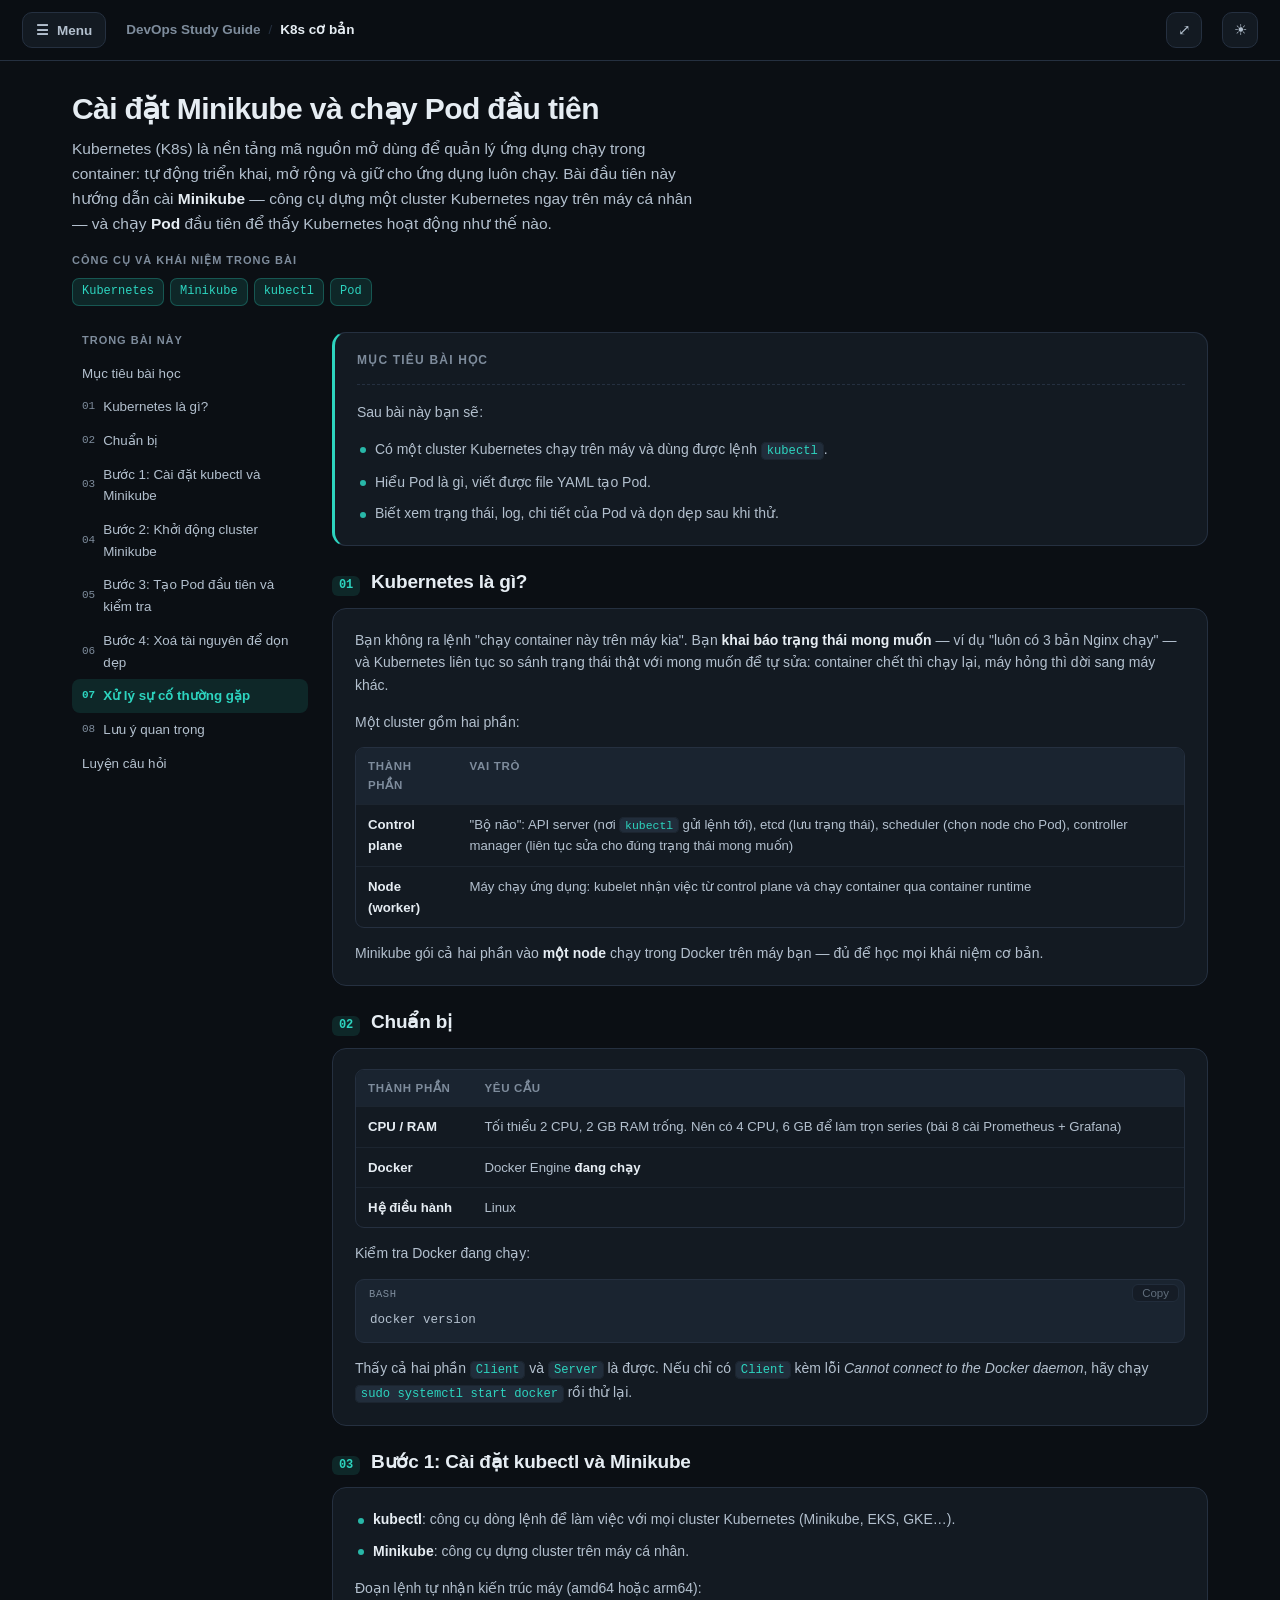
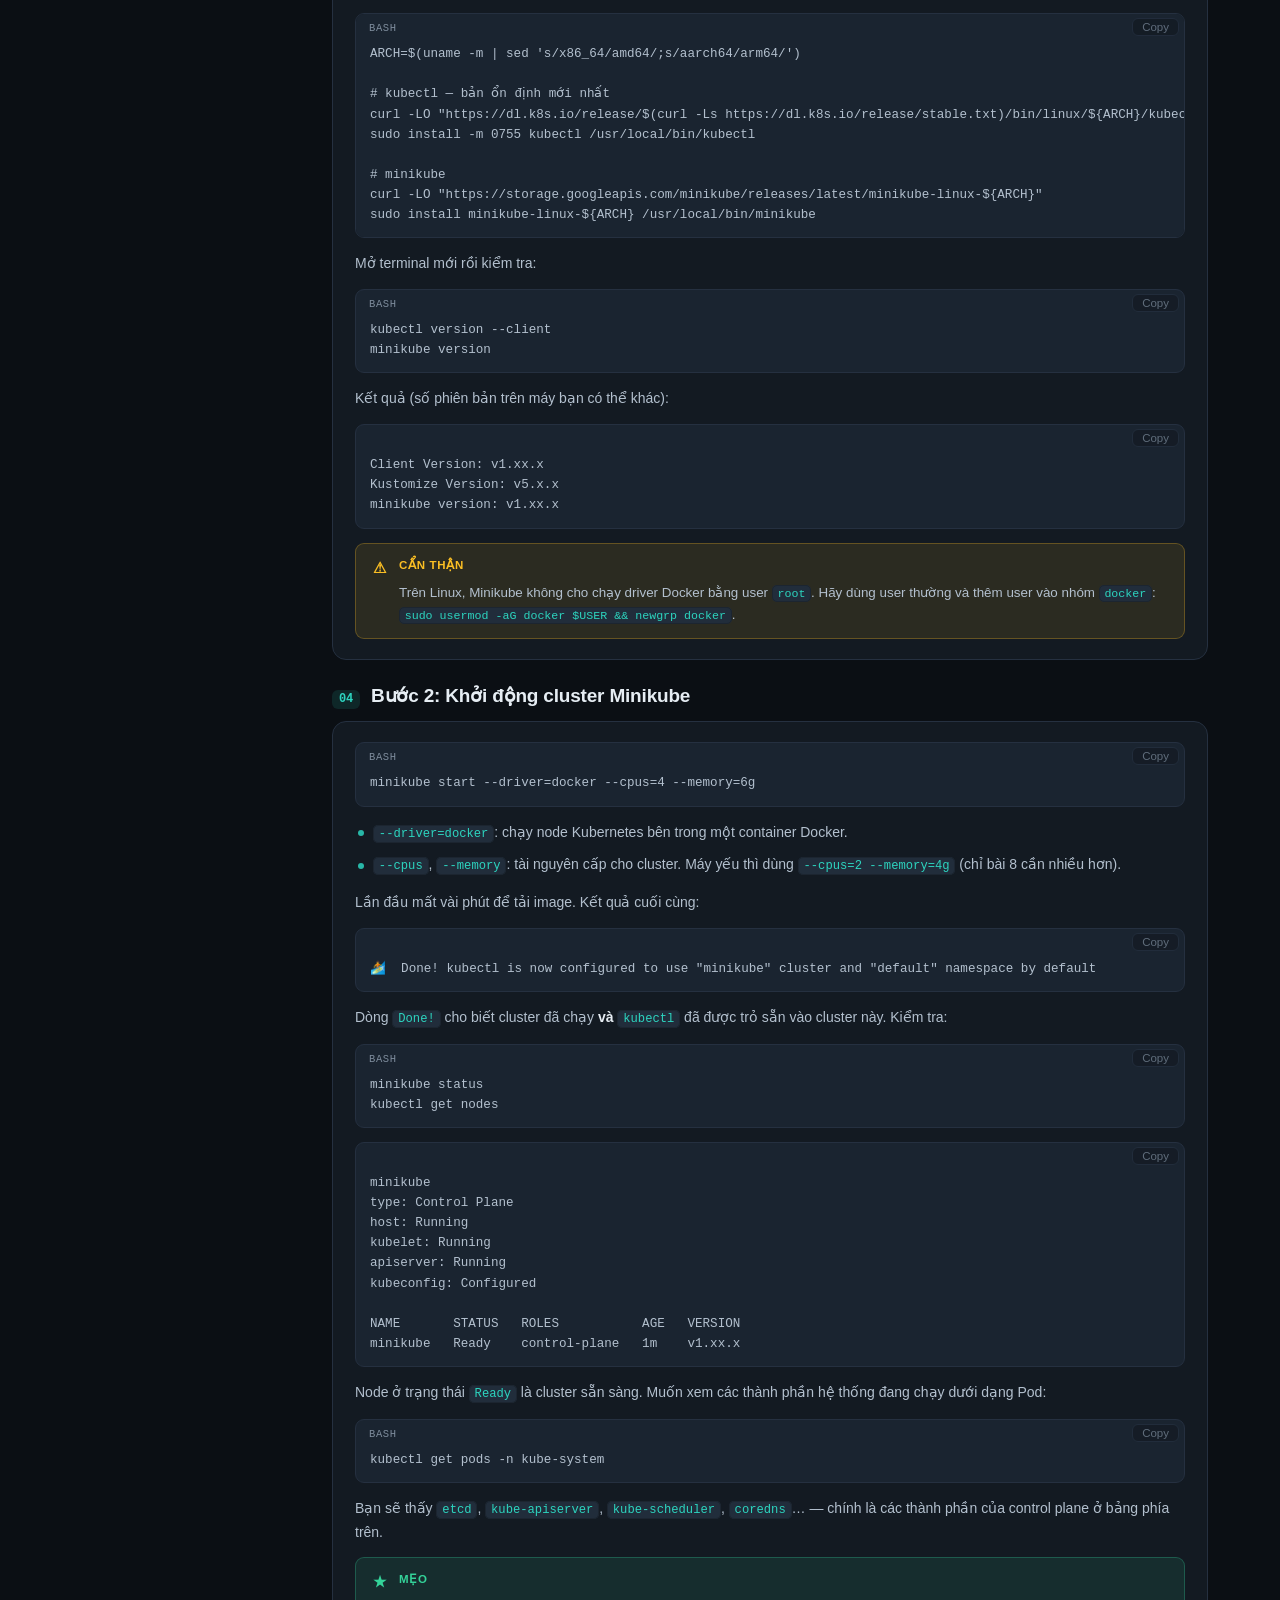
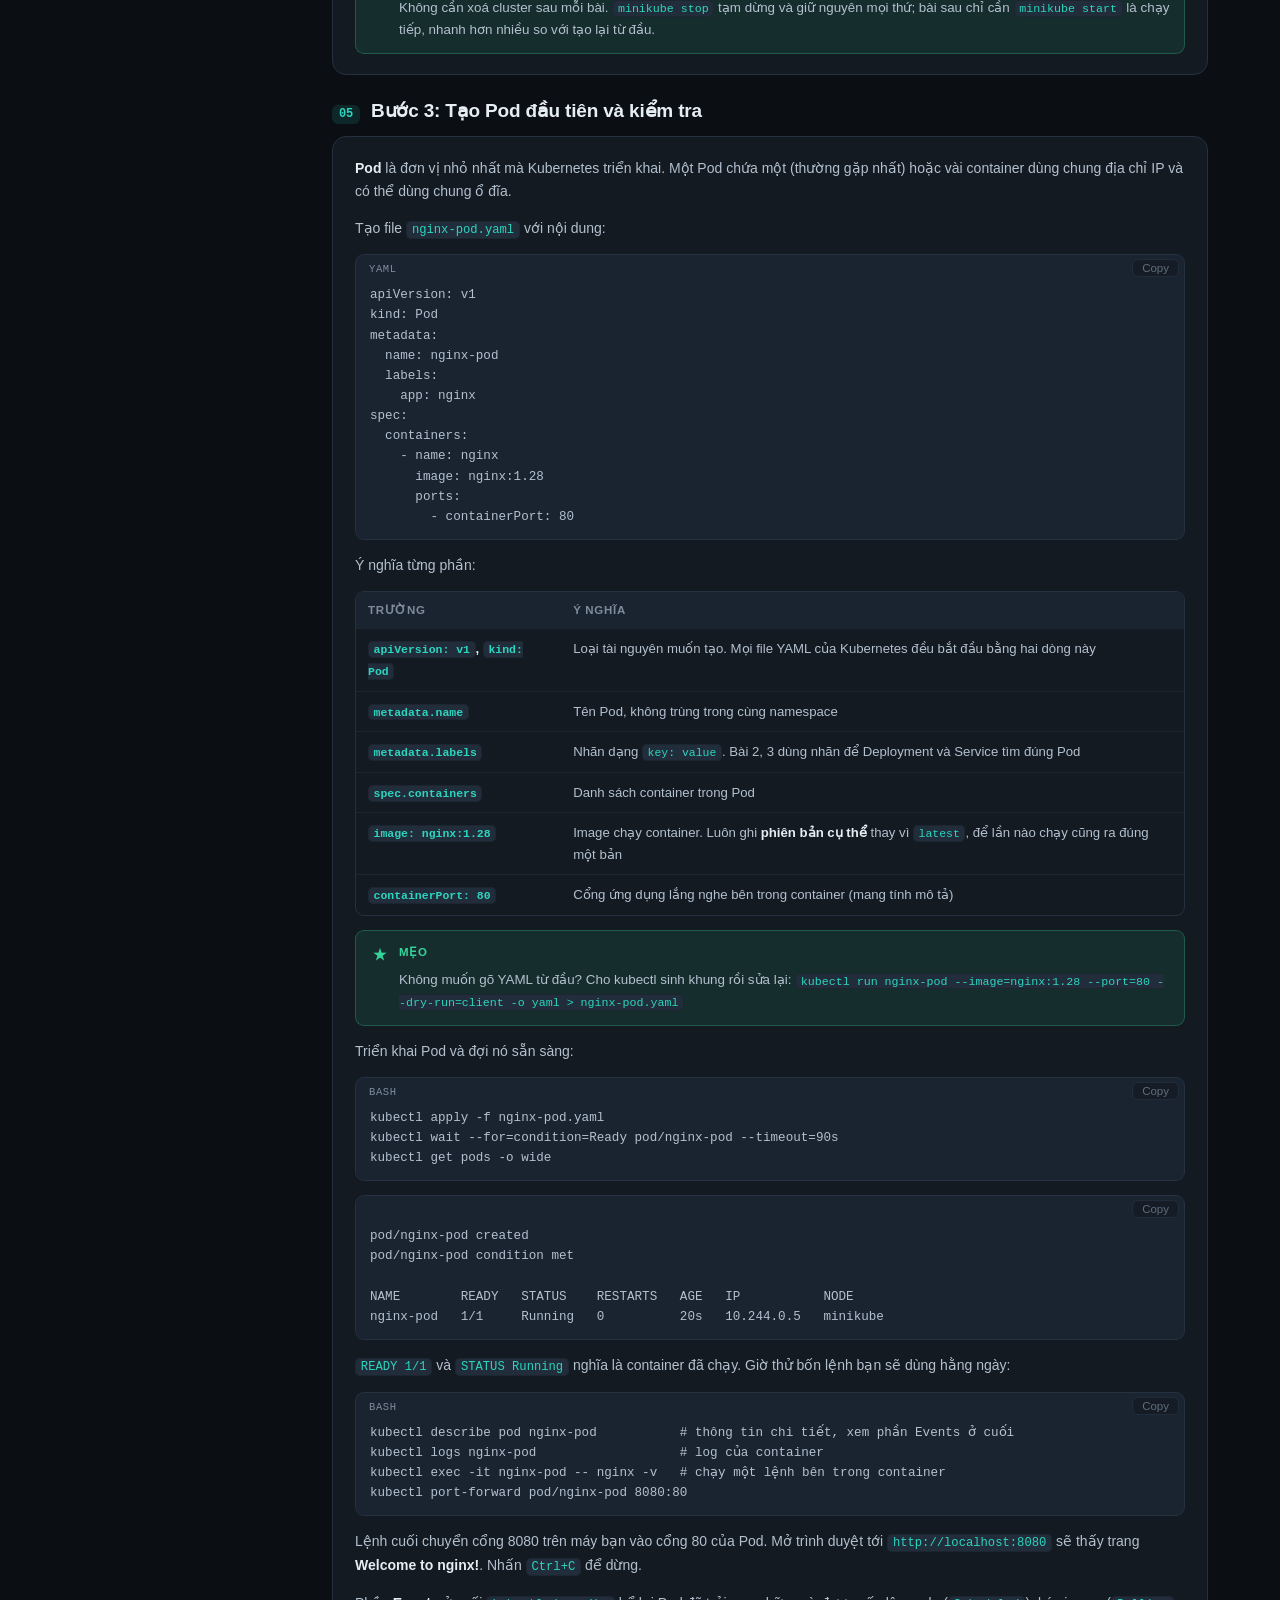
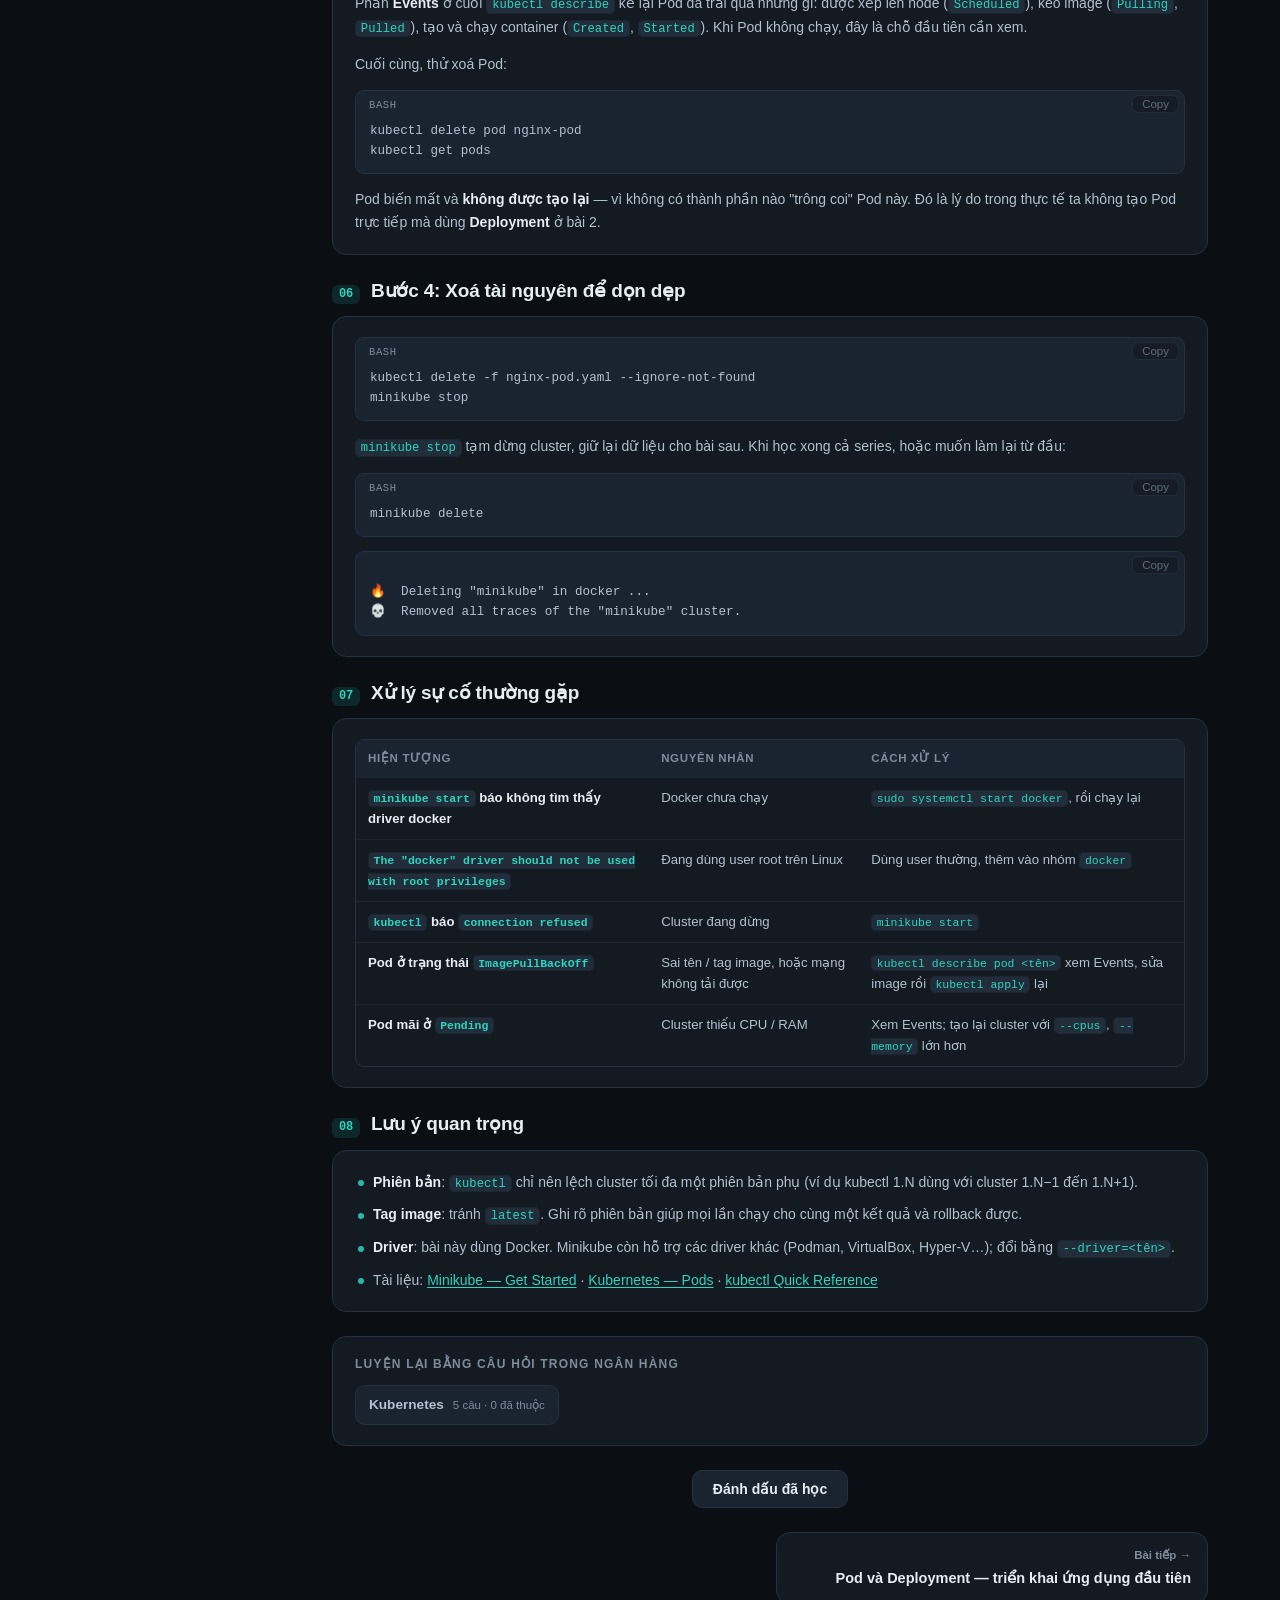
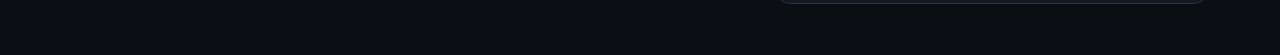
<file: k8s-co-ban.html>
<!DOCTYPE html>
<html lang="vi" data-theme="dark">
<head>
<meta charset="UTF-8">
<meta name="viewport" content="width=device-width, initial-scale=1">
<title>Kubernetes cơ bản · DevOps Study Guide</title>
<meta name="robots" content="noindex, nofollow, noarchive, nosnippet">
<meta name="googlebot" content="noindex, nofollow">
<meta name="description" content="Series 9 bài thực hành Kubernetes cơ bản: Minikube, Deployment, Service/Ingress, ConfigMap/Secret, EKS, Helm, CI/CD, giám sát, autoscaling — đã rà soát lại.">
<link rel="stylesheet" href="css/style.css">
<link rel="stylesheet" href="css/lesson.css">
<link rel="icon" href="data:image/svg+xml,<svg xmlns='http://www.w3.org/2000/svg' viewBox='0 0 100 100'><text y='.9em' font-size='90'>🎯</text></svg>">
<script src="js/theme-init.js"></script>
</head>
<body data-page="k8s">

<!-- ============ THANH TRÊN — do js/common.js dựng từ danh sách TABS ============ -->
<header class="topbar" id="topbar"></header>

<main>
  <div class="wrap" id="kb"></div>
</main>

<!-- Danh sách bài (ngăn kéo), nút nổi và vạch tiến độ do js/lesson.js thêm vào cuối body -->

<script src="js/common.js"></script>
<script src="js/data.js"></script>
<script src="js/md.js"></script>
<script src="js/series/k8s-co-ban.js"></script>
<script src="js/lesson.js"></script>
</body>
</html>
</file>
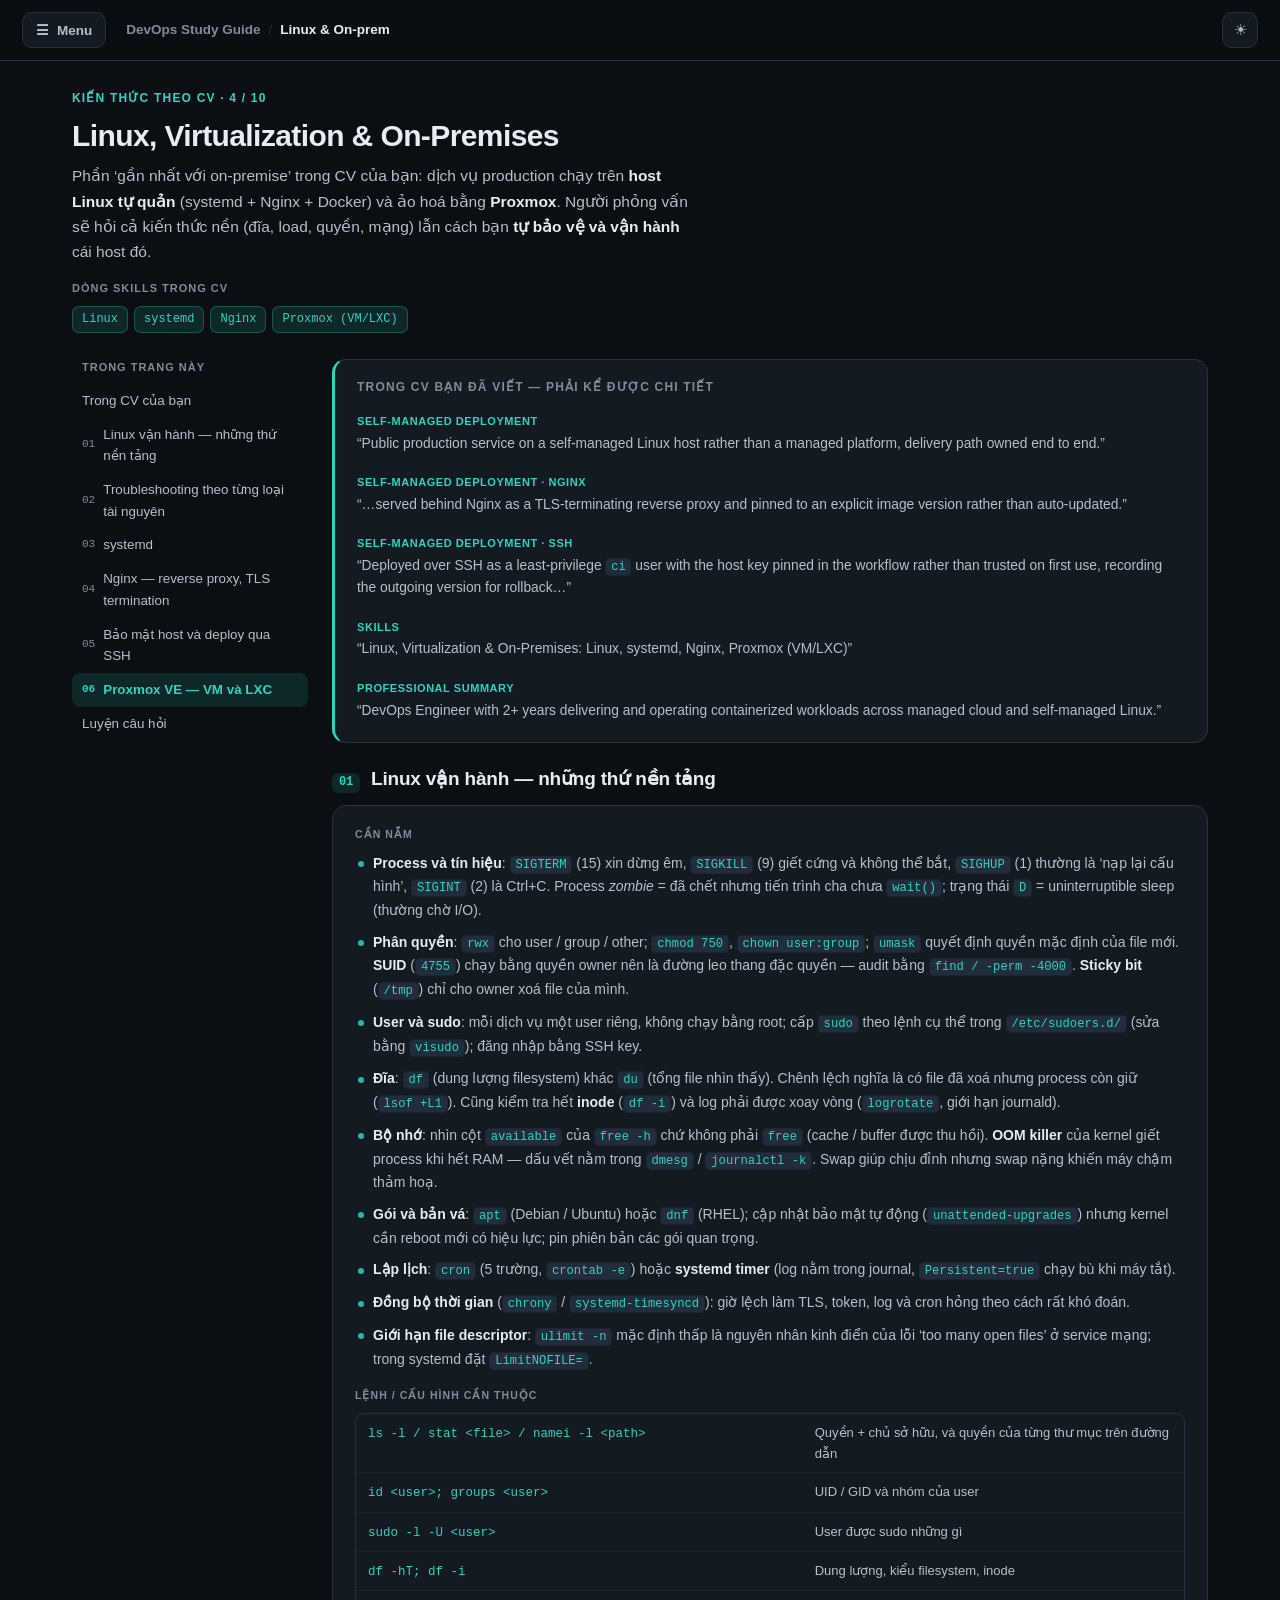
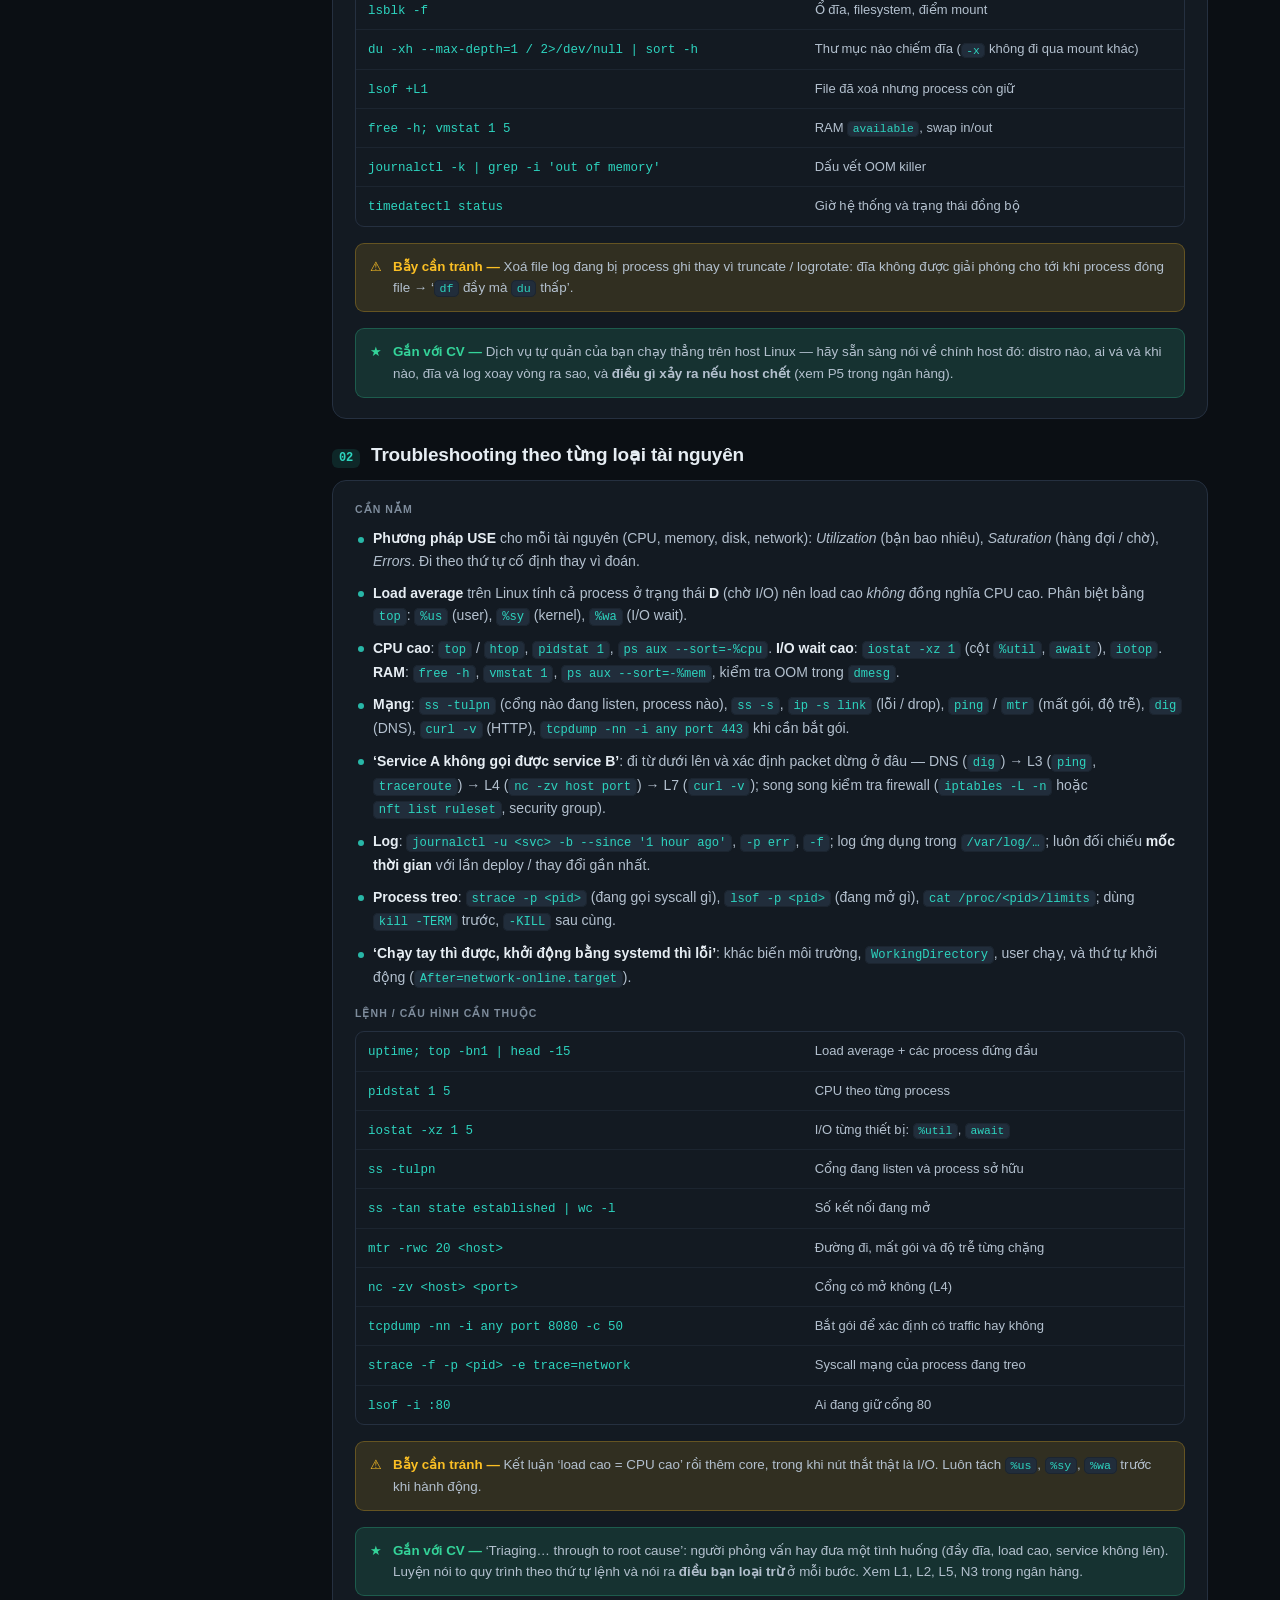
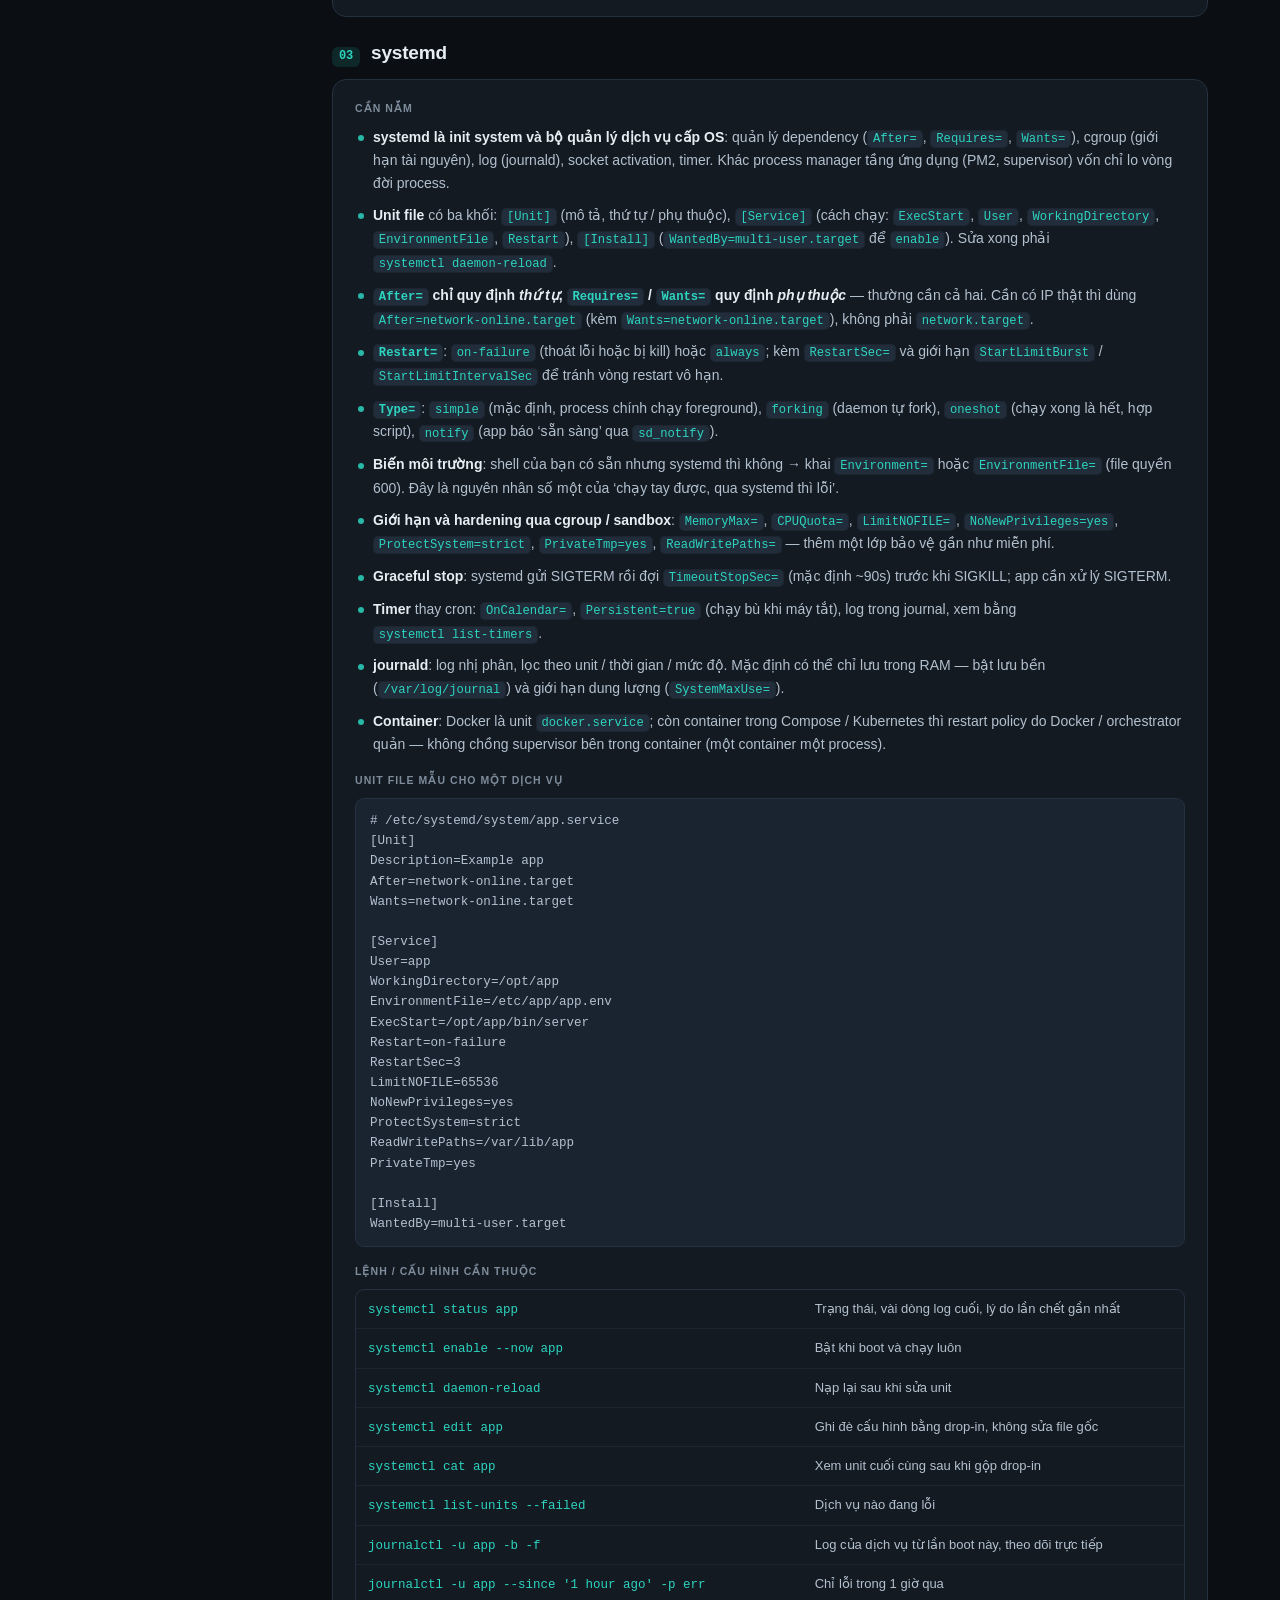
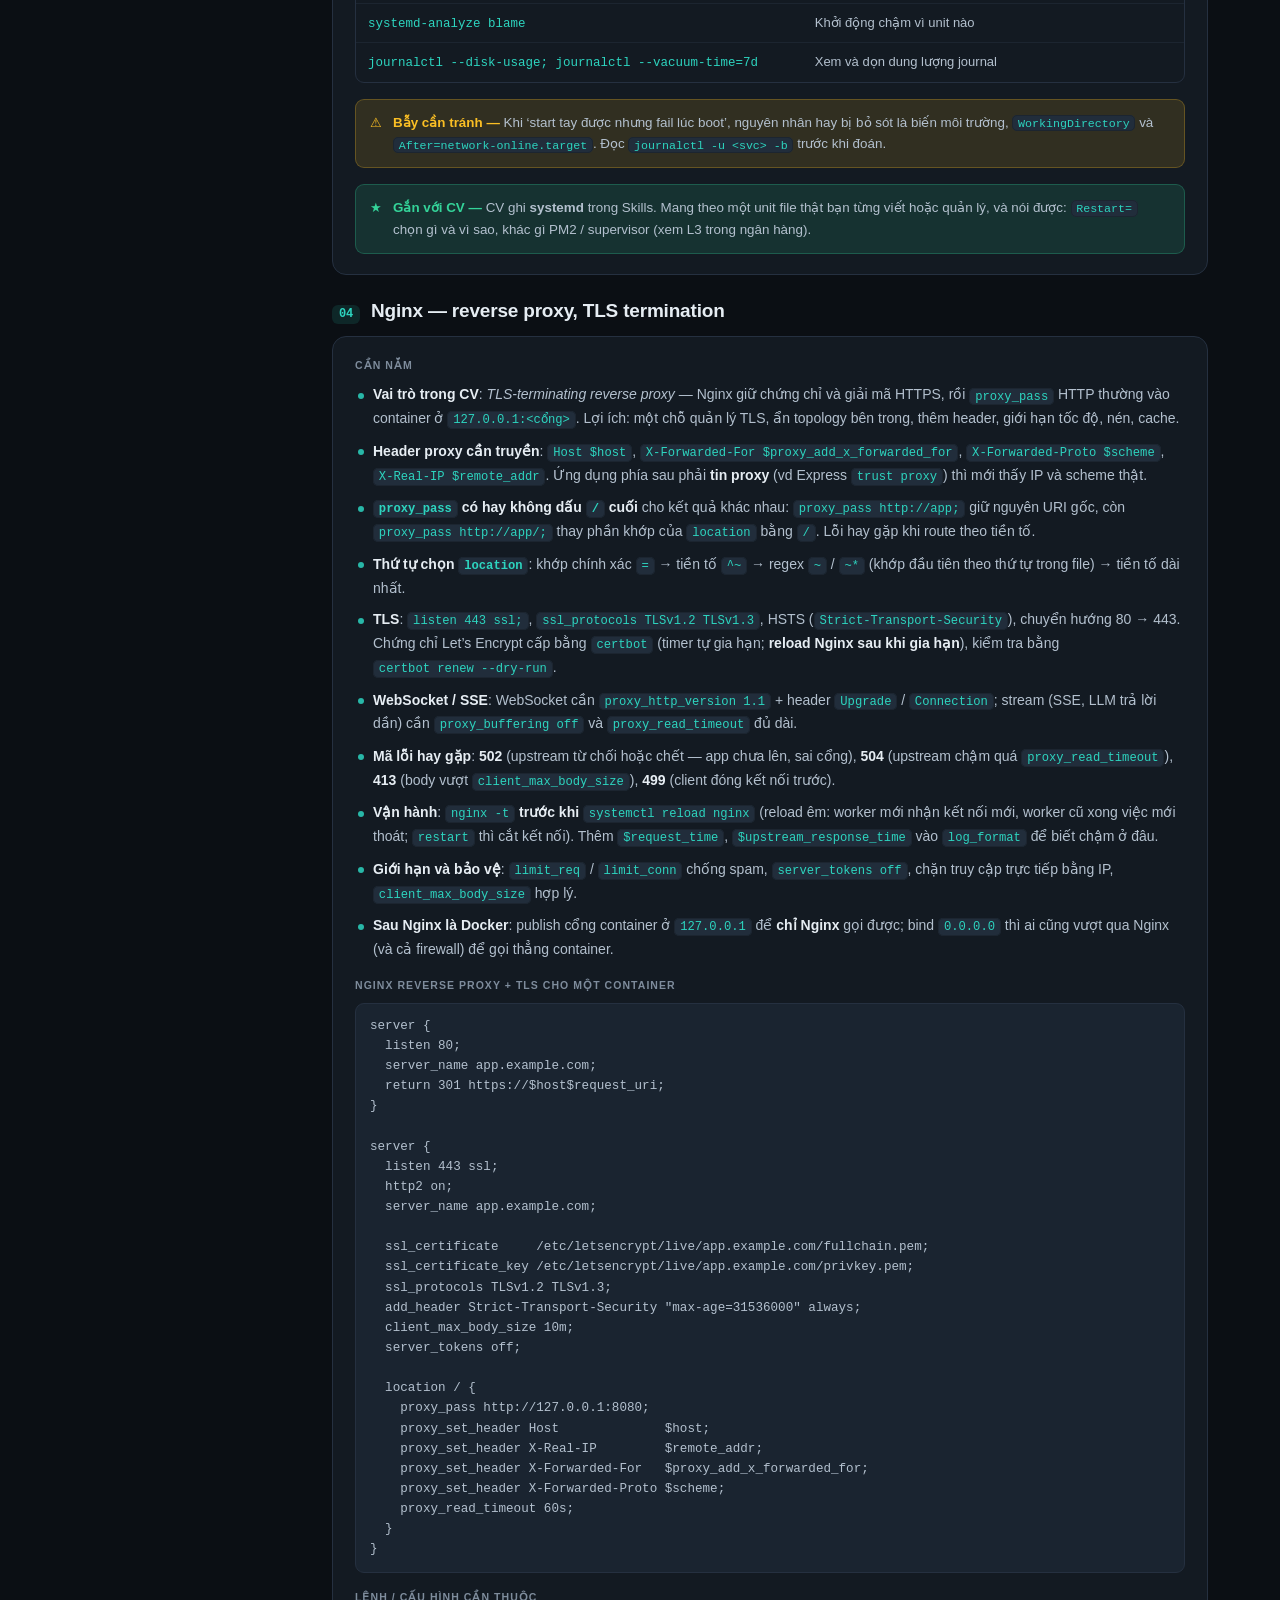
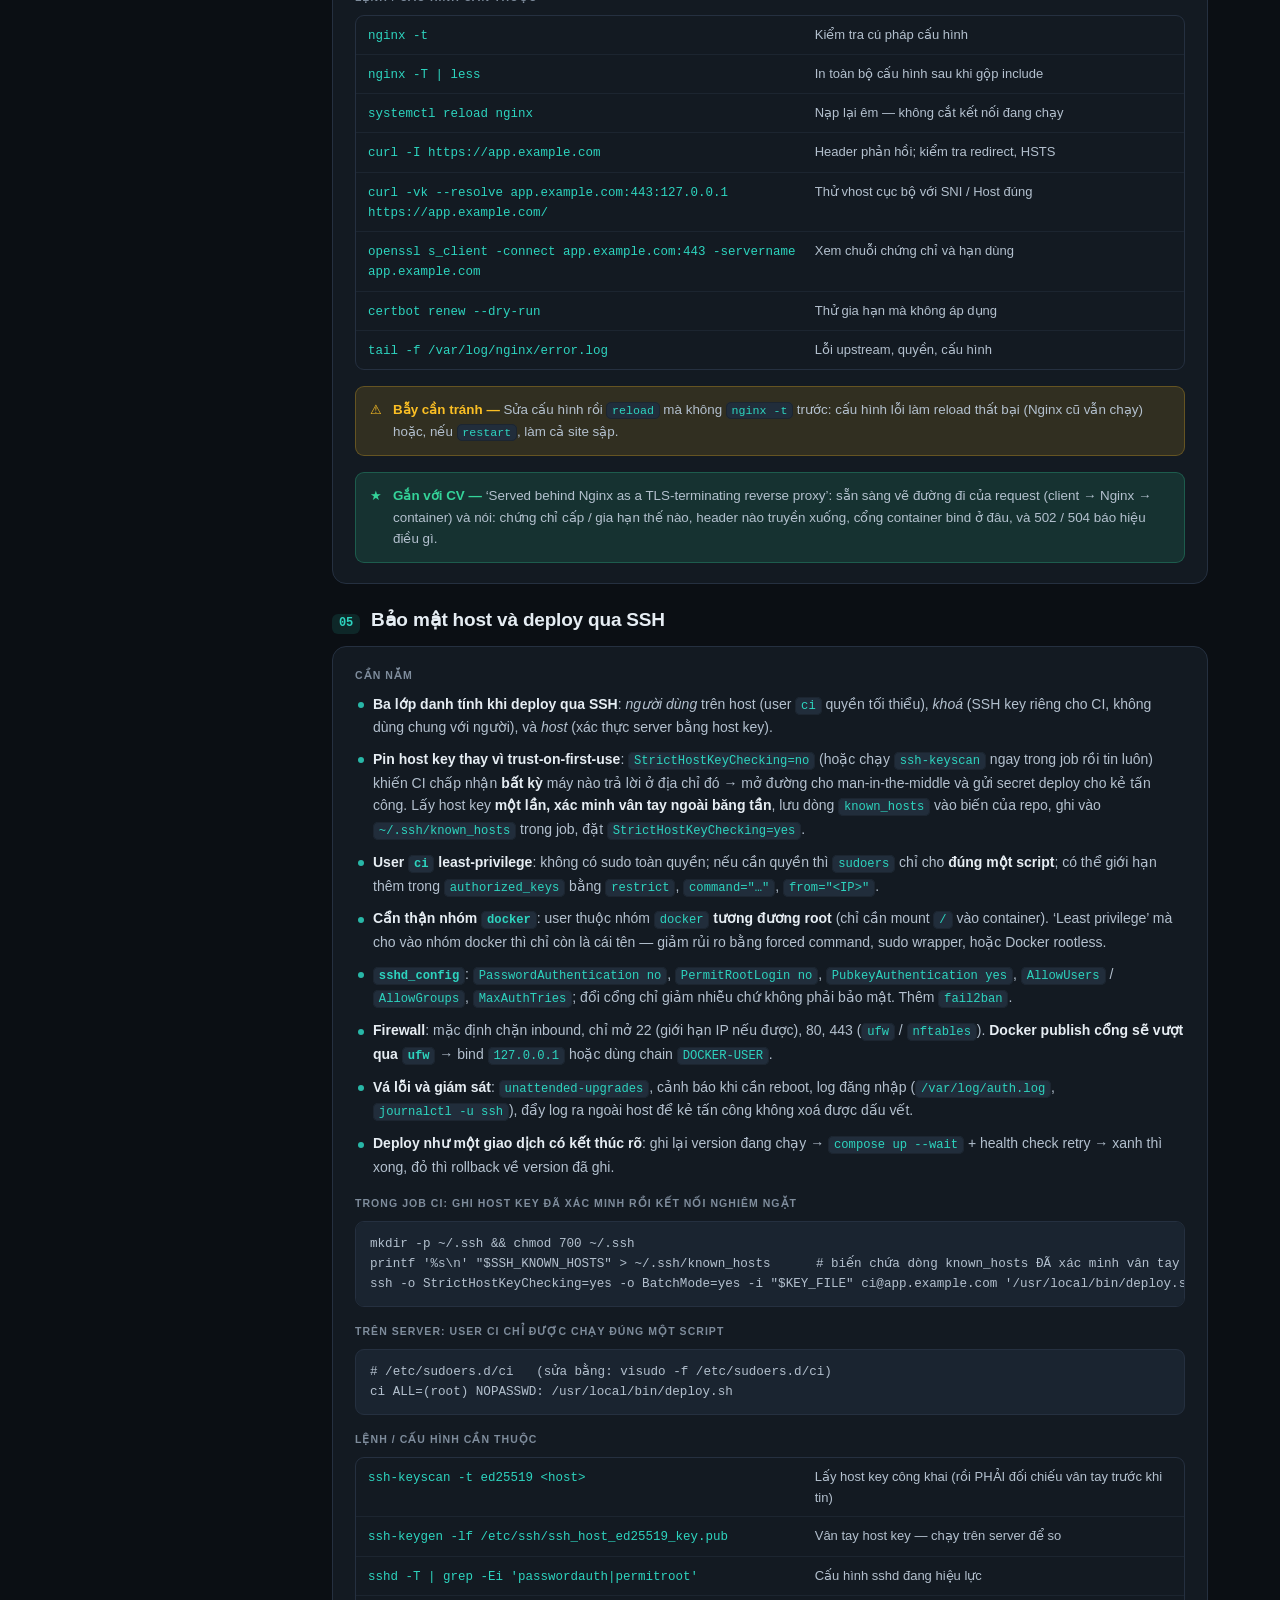
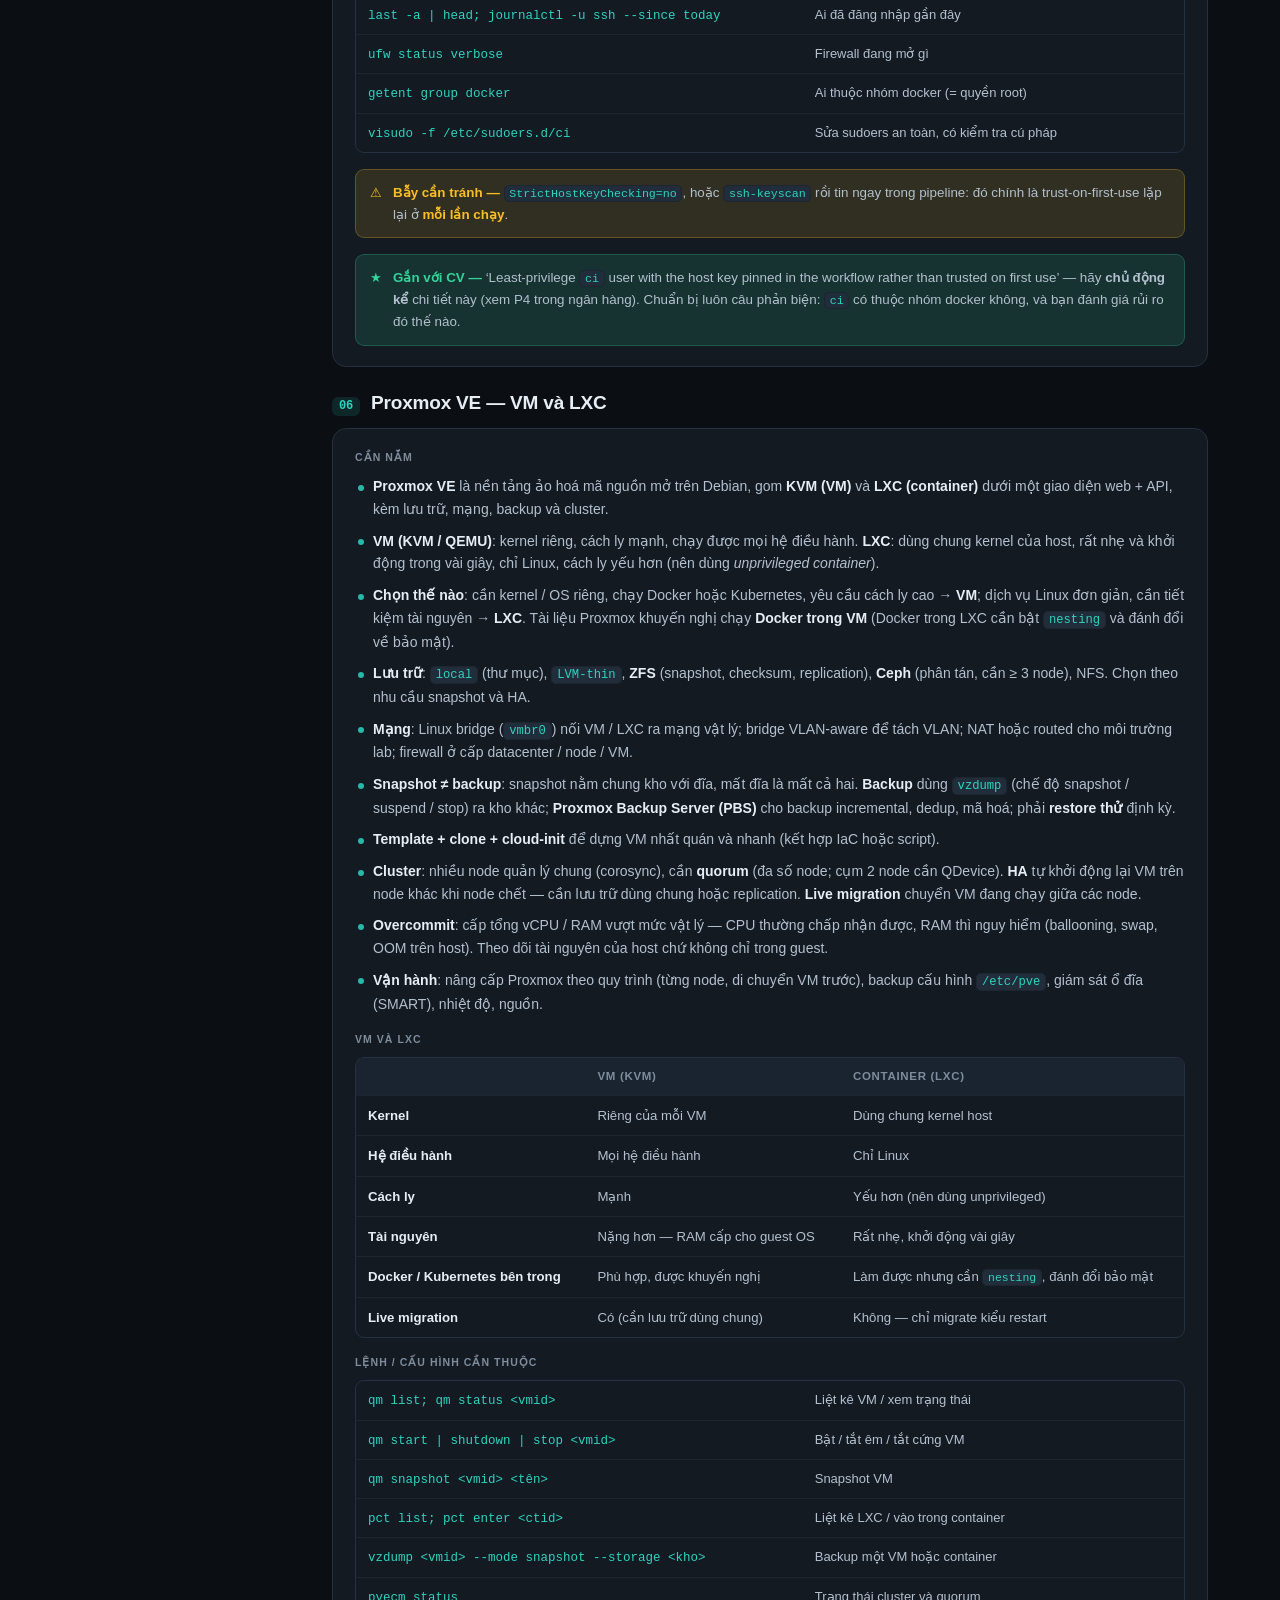
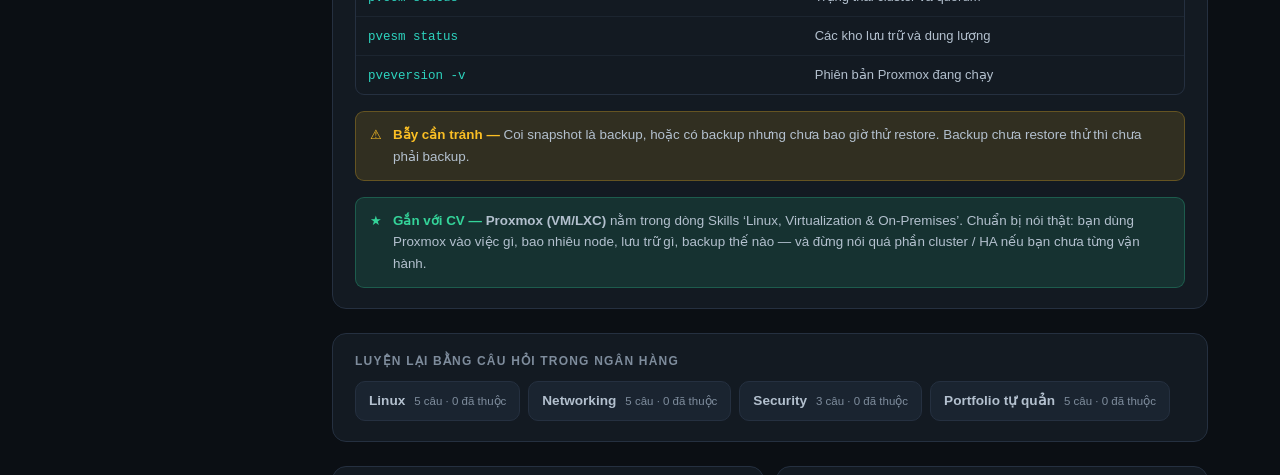
<file: linux.html>
<!DOCTYPE html>
<html lang="vi" data-theme="dark">
<head>
<meta charset="UTF-8">
<meta name="viewport" content="width=device-width, initial-scale=1">
<title>Linux & On-prem · DevOps Study Guide</title>
<meta name="robots" content="noindex, nofollow, noarchive, nosnippet">
<meta name="googlebot" content="noindex, nofollow">
<meta name="description" content="Kiến thức Linux, systemd, Nginx, Proxmox theo đúng CV DevOps Engineer.">
<link rel="stylesheet" href="css/style.css">
<link rel="icon" href="data:image/svg+xml,<svg xmlns='http://www.w3.org/2000/svg' viewBox='0 0 100 100'><text y='.9em' font-size='90'>🎯</text></svg>">
<script src="js/theme-init.js"></script>
</head>
<body data-page="linux">

<!-- ============ THANH TRÊN — do js/common.js dựng từ danh sách TABS ============ -->
<header class="topbar" id="topbar"></header>

<main>
  <div class="wrap" id="kb"></div>
</main>

<script src="js/common.js"></script>
<script src="js/data.js"></script>
<script src="js/kb/linux.js"></script>
<script src="js/kb.js"></script>
</body>
</html>
</file>
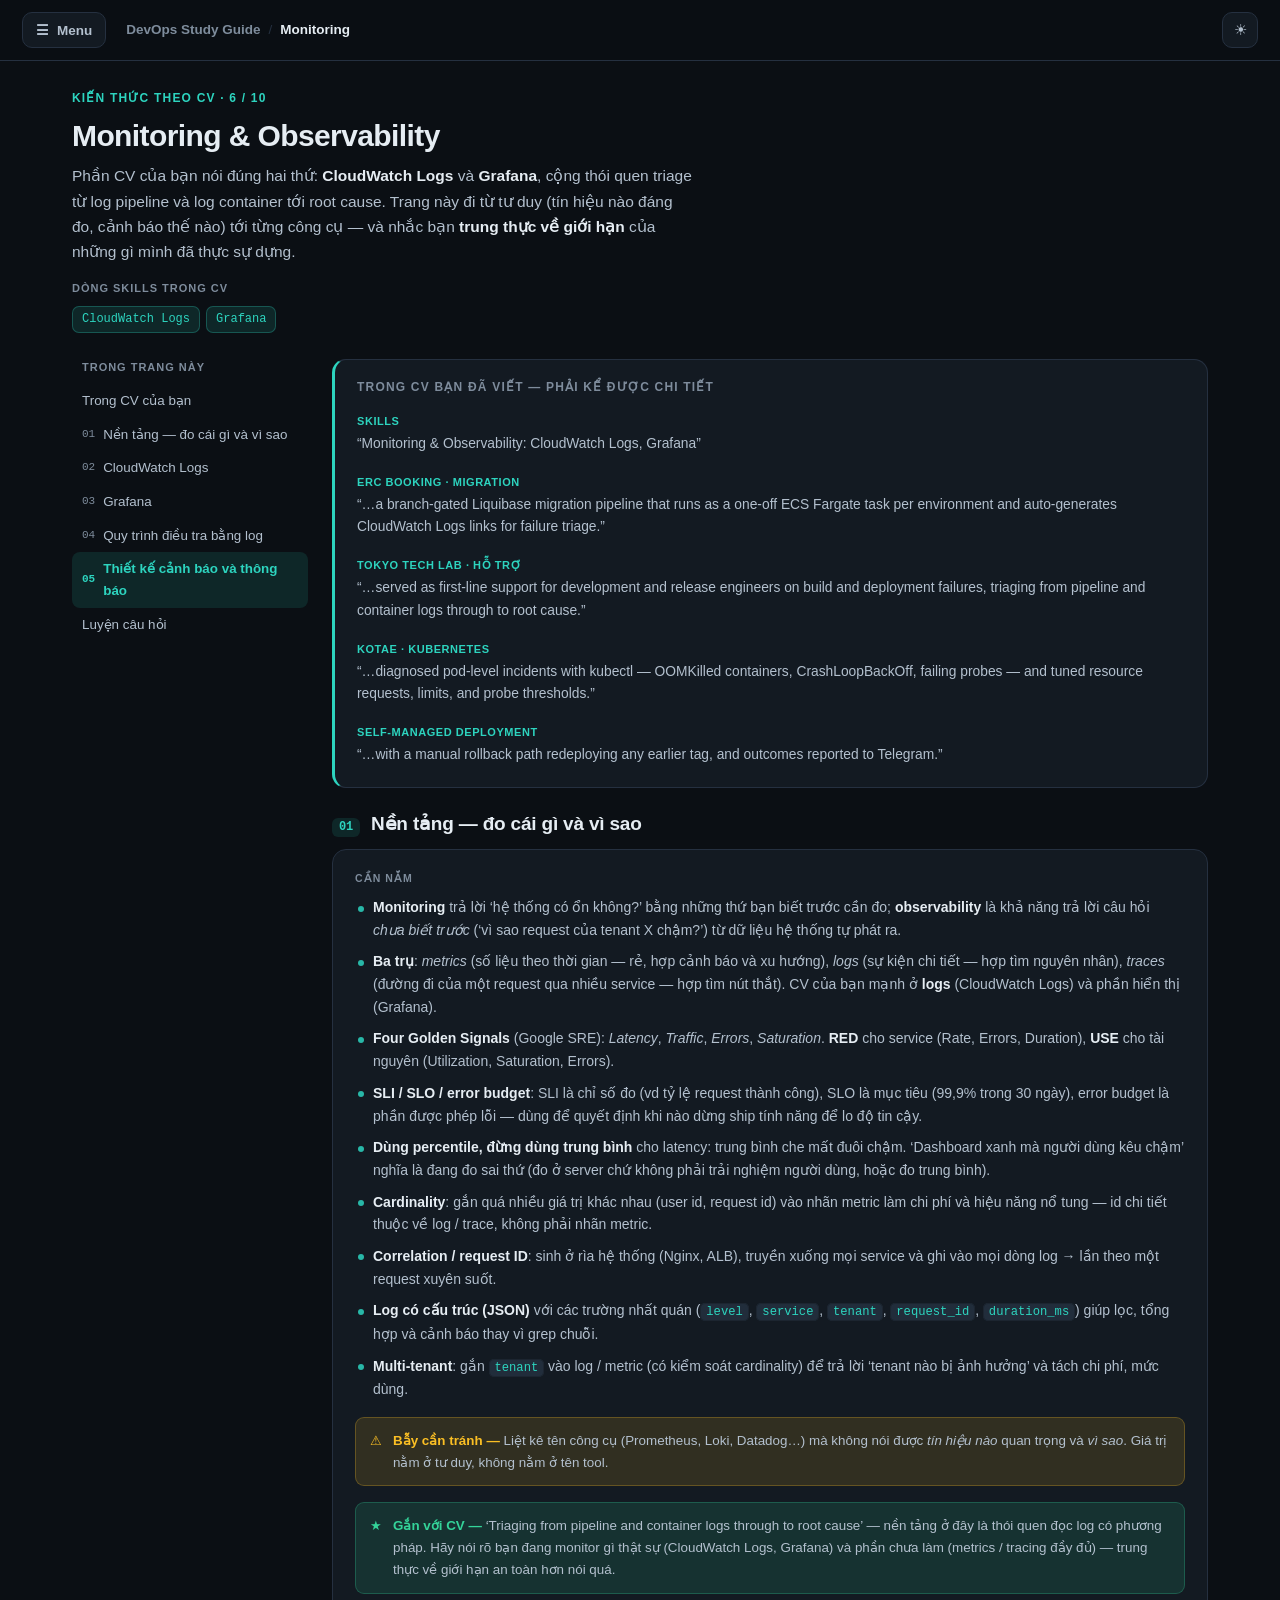
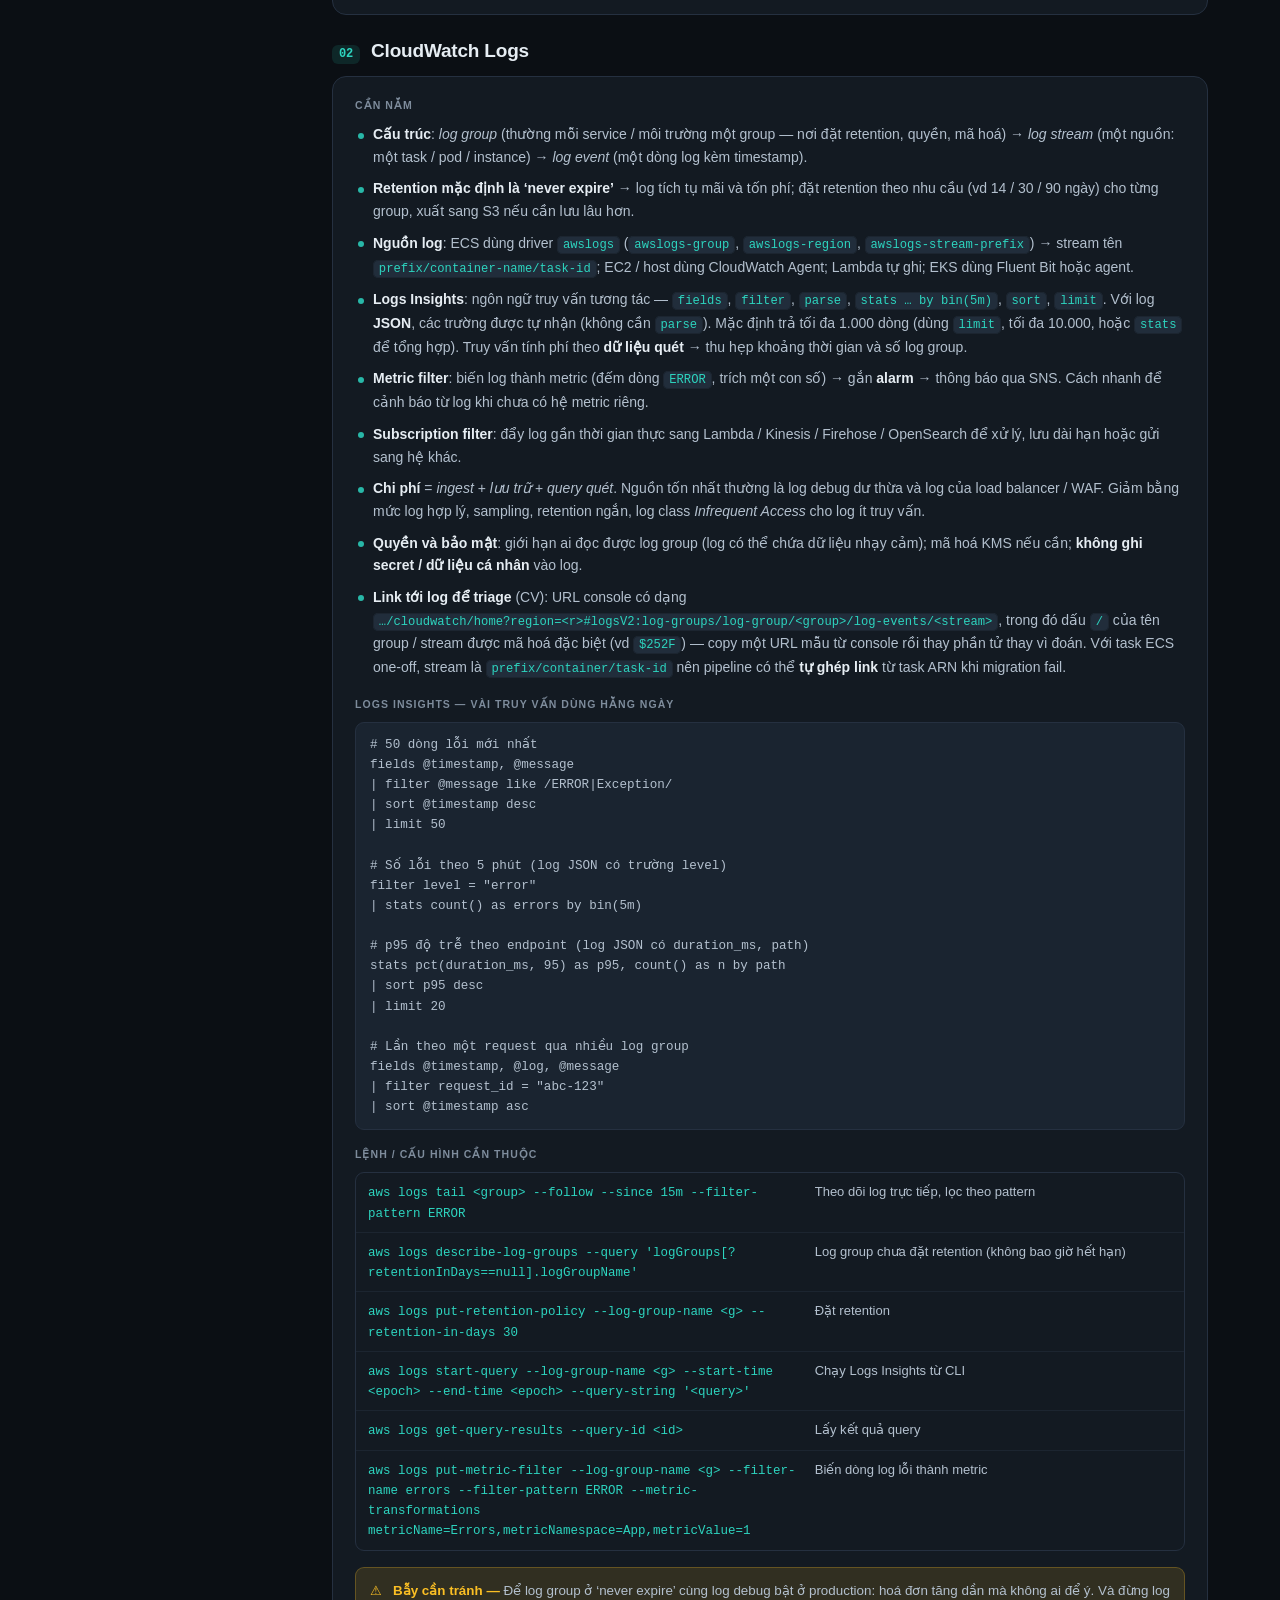
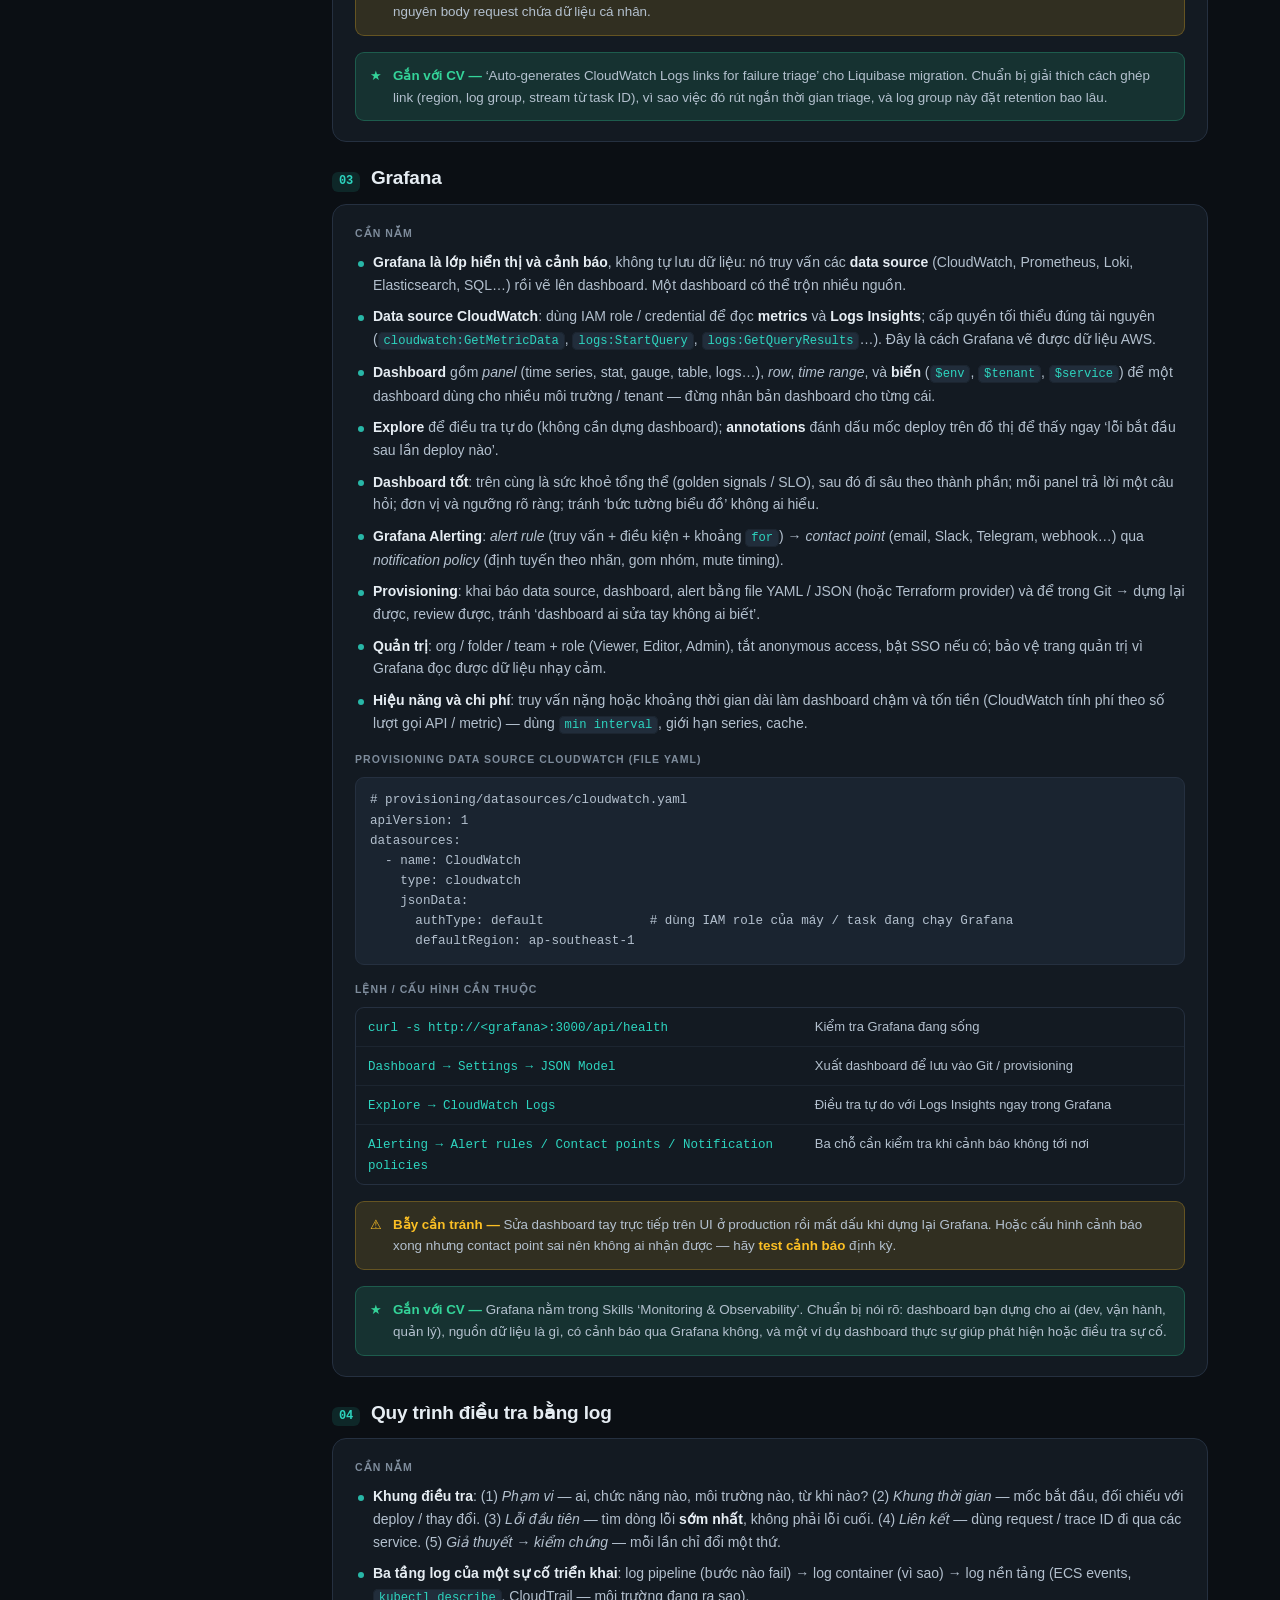
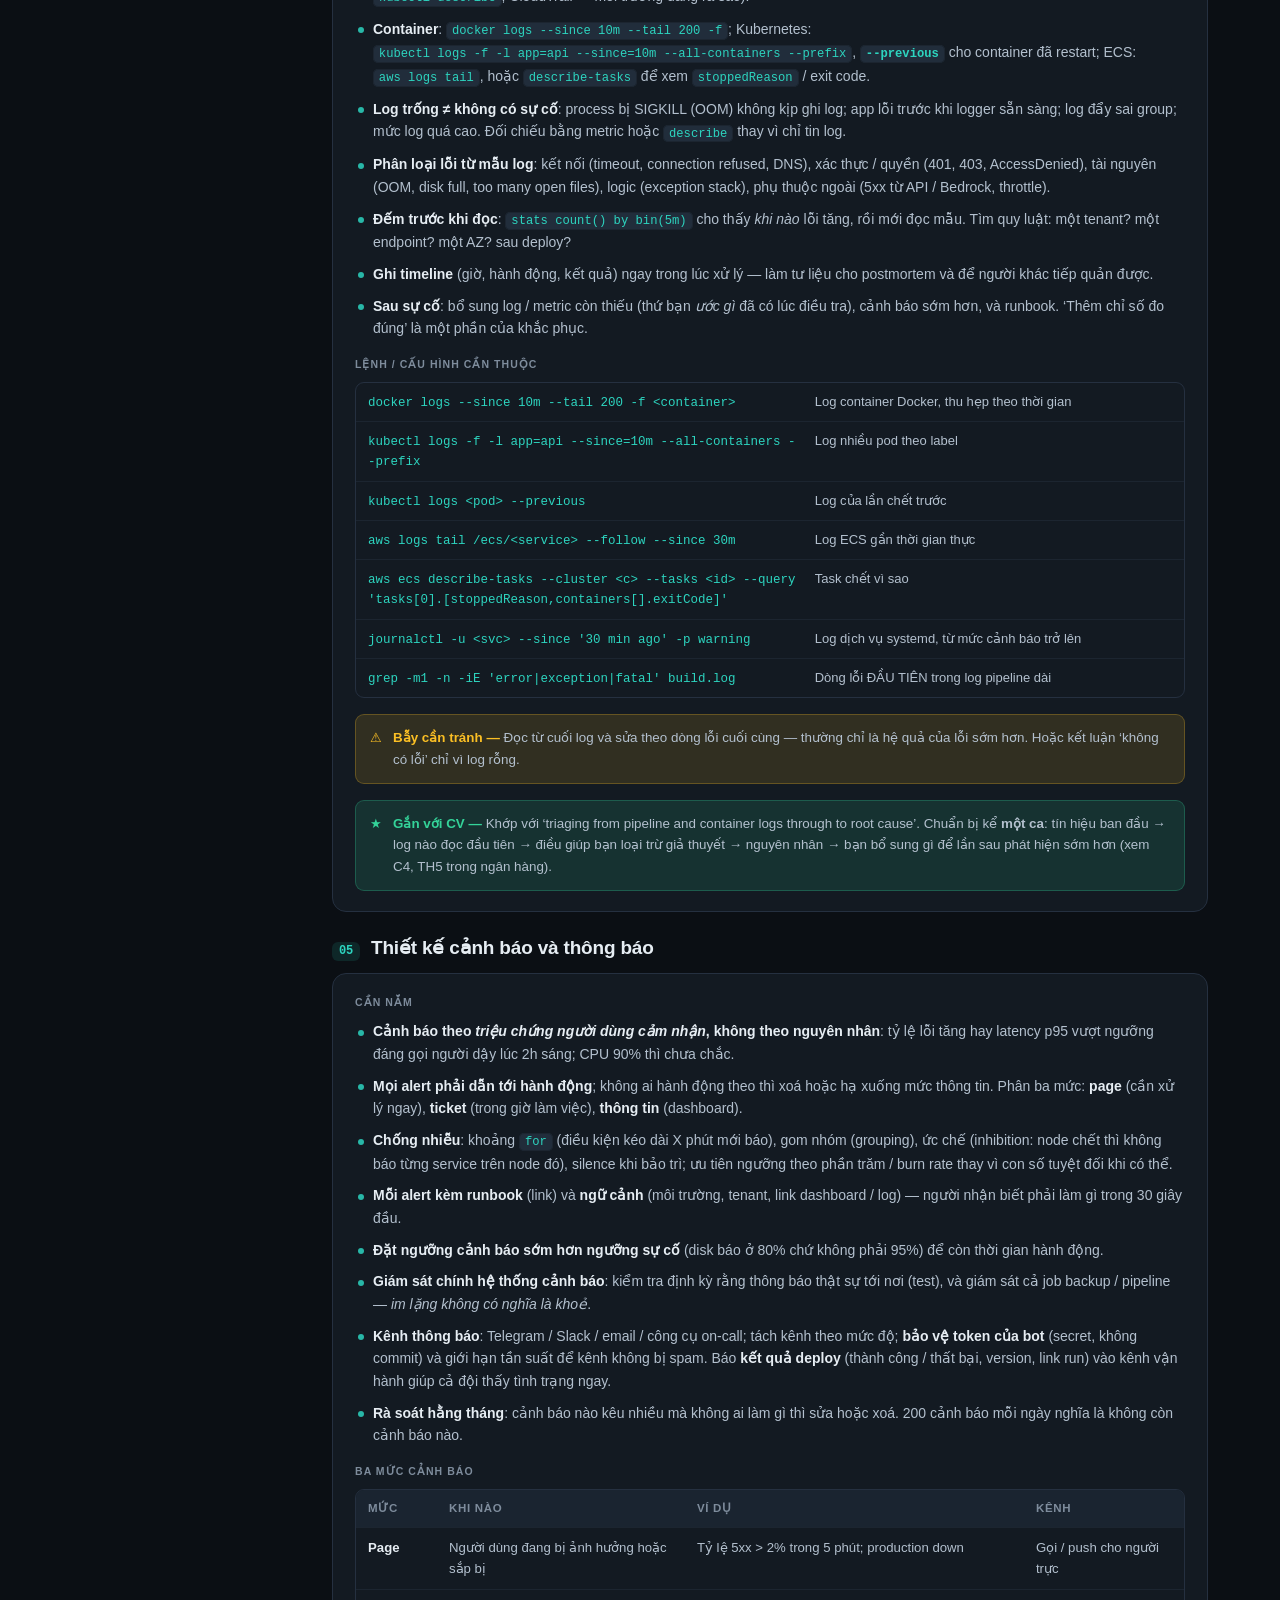
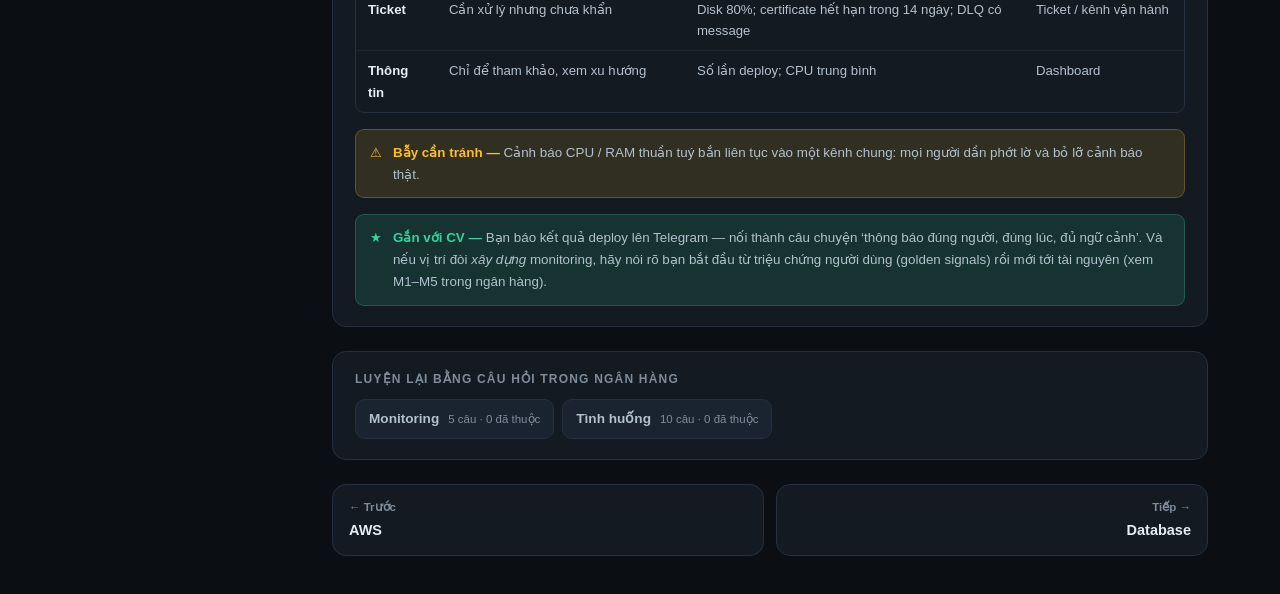
<file: monitoring.html>
<!DOCTYPE html>
<html lang="vi" data-theme="dark">
<head>
<meta charset="UTF-8">
<meta name="viewport" content="width=device-width, initial-scale=1">
<title>Monitoring · DevOps Study Guide</title>
<meta name="robots" content="noindex, nofollow, noarchive, nosnippet">
<meta name="googlebot" content="noindex, nofollow">
<meta name="description" content="Kiến thức CloudWatch Logs, Grafana và quan sát hệ thống theo đúng CV DevOps Engineer.">
<link rel="stylesheet" href="css/style.css">
<link rel="icon" href="data:image/svg+xml,<svg xmlns='http://www.w3.org/2000/svg' viewBox='0 0 100 100'><text y='.9em' font-size='90'>🎯</text></svg>">
<script src="js/theme-init.js"></script>
</head>
<body data-page="monitoring">

<!-- ============ THANH TRÊN — do js/common.js dựng từ danh sách TABS ============ -->
<header class="topbar" id="topbar"></header>

<main>
  <div class="wrap" id="kb"></div>
</main>

<script src="js/common.js"></script>
<script src="js/data.js"></script>
<script src="js/kb/monitoring.js"></script>
<script src="js/kb.js"></script>
</body>
</html>
</file>
<file: css/style.css>
/* ============================================================
   DevOps Study Guide — style.css
   Dark mặc định, có light mode, responsive, và bản in tử tế.
   ============================================================ */

/* ---------- 1. Design tokens ---------- */
:root {
  --bg:          #0b0f14;
  --surface:     #131a22;
  --surface-2:   #1a2430;
  --surface-3:   #212d3b;
  --border:      #253040;
  --border-soft: #1c2530;
  --text:        #e6edf3;
  --text-dim:    #b3c0ce;
  --muted:       #7e8c9c;
  --accent:      #2dd4bf;
  --accent-dim:  #14b8a6;
  --accent-bg:   rgba(45, 212, 191, .12);

  --gap:     #f87171;
  --gap-bg:  rgba(248, 113, 113, .13);
  --high:    #fbbf24;
  --high-bg: rgba(251, 191, 36, .13);
  --strong:  #34d399;
  --strong-bg: rgba(52, 211, 153, .13);

  --radius:   14px;
  --radius-s: 9px;
  --shadow:   0 1px 2px rgba(0,0,0,.4), 0 8px 24px rgba(0,0,0,.24);
  --mono: ui-monospace, "SF Mono", "JetBrains Mono", "Fira Code", Menlo, Consolas, monospace;
  --sans: -apple-system, BlinkMacSystemFont, "Segoe UI", Inter, "Noto Sans", Roboto, Arial, sans-serif;
}

[data-theme="light"] {
  --bg:          #f4f7fa;
  --surface:     #ffffff;
  --surface-2:   #eef2f6;
  --surface-3:   #e3e9f0;
  --border:      #d5dde6;
  --border-soft: #e6ecf2;
  --text:        #16202b;
  --text-dim:    #35475a;
  --muted:       #64748b;
  --accent:      #0d9488;
  --accent-dim:  #0f766e;
  --accent-bg:   rgba(13, 148, 136, .10);

  --gap:     #dc2626;
  --gap-bg:  rgba(220, 38, 38, .09);
  --high:    #b45309;
  --high-bg: rgba(180, 83, 9, .10);
  --strong:  #047857;
  --strong-bg: rgba(4, 120, 87, .10);

  --shadow: 0 1px 2px rgba(16,32,48,.06), 0 6px 20px rgba(16,32,48,.08);
}

/* ---------- 2. Base ---------- */
* { box-sizing: border-box; -webkit-tap-highlight-color: transparent; }

html { scroll-behavior: smooth; }

body {
  margin: 0;
  font-family: var(--sans);
  font-size: 15px;
  line-height: 1.62;
  color: var(--text);
  background: var(--bg);
  -webkit-font-smoothing: antialiased;
  -webkit-text-size-adjust: 100%;
  overflow-wrap: break-word;
}

code, .mono { font-family: var(--mono); }

code {
  background: var(--surface-3);
  border: 1px solid var(--border-soft);
  border-radius: 5px;
  padding: .08em .4em;
  font-size: .87em;
  color: var(--accent);
  white-space: nowrap;
}
[data-theme="light"] code { color: var(--accent-dim); }

h1, h2, h3 { line-height: 1.3; margin: 0; font-weight: 650; letter-spacing: -.01em; }

button { font-family: inherit; font-size: inherit; cursor: pointer; }

::selection { background: var(--accent); color: #041014; }

/* ---------- 3. Topbar ---------- */
.topbar {
  position: sticky; top: 0; z-index: 50;
  display: flex; align-items: center; gap: 20px;
  padding: 12px 22px;
  background: color-mix(in srgb, var(--bg) 88%, transparent);
  backdrop-filter: blur(12px);
  border-bottom: 1px solid var(--border);
}

/* Danh sách trang nằm trong ngăn kéo #siteNav; thanh trên chỉ còn nút Menu + tên trang đang mở */
.nav-btn {
  flex: none;
  display: inline-flex; align-items: center; gap: 8px; height: 36px;
  border: 1px solid var(--border); border-radius: 10px;
  background: var(--surface); color: var(--text-dim);
  padding: 0 13px; font-size: 13.5px; font-weight: 600;
  transition: border-color .15s, color .15s;
}
.nav-btn:hover, .nav-btn[aria-expanded="true"] { border-color: var(--accent); color: var(--accent); }

.crumb {
  flex: 1; min-width: 0; margin-right: auto;
  display: flex; align-items: baseline; gap: 8px;
  font-size: 13.5px; white-space: nowrap; overflow: hidden;
}
.crumb-site { color: var(--muted); text-decoration: none; font-weight: 550; }
.crumb-site:hover { color: var(--text-dim); }
.crumb-sep { color: var(--border); }
.crumb-cur { color: var(--text); font-weight: 650; overflow: hidden; text-overflow: ellipsis; }

.icon-btn {
  flex: none;
  width: 36px; height: 36px;
  display: grid; place-items: center;
  border: 1px solid var(--border); border-radius: 10px;
  background: var(--surface); color: var(--text-dim);
  font-size: 15px;
  transition: border-color .15s, color .15s;
}
.icon-btn:hover { border-color: var(--accent); color: var(--accent); }

/* ---------- 3b. Ngăn kéo dùng chung (menu các trang, danh sách bài) — js/common.js: moDrawer ---------- */
.scrim {
  position: fixed; inset: 0; z-index: 70;
  background: rgba(4, 8, 12, .5);
  opacity: 0; pointer-events: none; transition: opacity .2s;
}
html.has-drawer .scrim { opacity: 1; pointer-events: auto; }
html.has-drawer body { overflow: hidden; }

.drawer {
  position: fixed; top: 0; bottom: 0; left: 0; z-index: 71;
  width: min(380px, 88vw);
  display: flex; flex-direction: column;
  background: var(--surface); border-right: 1px solid var(--border); box-shadow: var(--shadow);
  transform: translateX(-102%); visibility: hidden;
  transition: transform .22s ease, visibility 0s linear .22s;
}
.drawer.is-open { transform: none; visibility: visible; transition: transform .22s ease; }

.drw-head { display: flex; align-items: flex-start; justify-content: space-between; gap: 12px; padding: 18px 18px 14px; border-bottom: 1px solid var(--border); }
.drw-head .kb-eyebrow { margin-bottom: 4px; }
.drw-title { font-size: 18px; font-weight: 650; letter-spacing: -.01em; }
.drw-sub { font-size: 12.5px; color: var(--muted); margin-top: 2px; }

.drw-list { flex: 1; overflow-y: auto; padding: 8px; }
.drw-item {
  display: flex; align-items: flex-start; gap: 10px;
  padding: 9px 10px; border-radius: 9px;
  color: var(--text-dim); text-decoration: none; font-size: 13.8px; line-height: 1.45;
  transition: background .13s, color .13s;
}
.drw-item:hover { background: var(--surface-2); color: var(--text); }
.drw-item.is-active { background: var(--accent-bg); color: var(--accent); font-weight: 600; }
.drw-no { flex: none; font-family: var(--mono); font-size: 11.5px; color: var(--muted); padding-top: 2px; }
.drw-item.is-active .drw-no { color: var(--accent); }
.drw-t { flex: 1; min-width: 0; }
.drw-sep { height: 1px; margin: 8px 10px; background: var(--border); }

.drw-foot { padding: 12px 16px 16px; border-top: 1px solid var(--border); display: grid; gap: 10px; }

@media (prefers-reduced-motion: reduce) {
  .drawer, .scrim { transition: none; }
}

/* ---------- 4. Layout ---------- */
main { animation: fade .22s ease; }
@keyframes fade { from { opacity: 0; transform: translateY(4px); } to { opacity: 1; transform: none; } }

.wrap { max-width: 1180px; margin: 0 auto; padding: 28px 22px 80px; }

.section-title {
  font-size: 12px; font-weight: 700; letter-spacing: .1em; text-transform: uppercase;
  color: var(--muted); margin: 0 0 12px;
}

.panel {
  background: var(--surface);
  border: 1px solid var(--border);
  border-radius: var(--radius);
  padding: 20px 22px;
}

/* ---------- 5. Trang kiến thức ---------- */
.kb-head { margin-bottom: 26px; }
.kb-eyebrow { font-size: 12px; font-weight: 700; letter-spacing: .1em; text-transform: uppercase; color: var(--accent); margin-bottom: 8px; }
.kb-title { font-size: 30px; letter-spacing: -.02em; margin-bottom: 8px; }
.kb-lead { margin: 0 0 16px; max-width: 72ch; color: var(--text-dim); font-size: 15.5px; }
.kb-skill-label { font-size: 11px; font-weight: 700; letter-spacing: .09em; text-transform: uppercase; color: var(--muted); margin-bottom: 8px; }

.kb-body { display: grid; grid-template-columns: minmax(0, 1fr); gap: 24px; }   /* minmax(0,…): khối mã dài không được kéo phình cột */
.kb-sec { scroll-margin-top: 80px; }
.kb-h { font-size: 19px; display: flex; align-items: baseline; gap: 11px; margin-bottom: 12px; }
.kb-no {
  flex: none; font-family: var(--mono); font-size: 12px; font-weight: 700;
  color: var(--accent); background: var(--accent-bg); padding: 2px 7px; border-radius: 6px;
}

/* Các dòng CV của trang */
.cv-box { border-left: 3px solid var(--accent); }
.cv-list { list-style: none; margin: 0; padding: 0; display: grid; gap: 14px; }
.cv-src { display: inline-block; font-size: 11px; font-weight: 700; letter-spacing: .05em; text-transform: uppercase; color: var(--accent); margin-bottom: 2px; }
.cv-q { margin: 0; font-size: 13.8px; color: var(--text-dim); }
.cv-q::before { content: "\201C"; }
.cv-q::after  { content: "\201D"; }

/* Ý cần nắm */
.pts { list-style: none; margin: 0; padding: 0; }
.pts li { position: relative; padding-left: 18px; margin-bottom: 9px; font-size: 14px; color: var(--text-dim); }
.pts li:last-child { margin-bottom: 0; }
.pts li::before { content: ""; position: absolute; left: 3px; top: .68em; width: 6px; height: 6px; border-radius: 50%; background: var(--accent); opacity: .85; }
.pts b, .cmd-d b, .tbl b, .kb-lead b { color: var(--text); font-weight: 650; }

/* Bảng so sánh */
.tbl-wrap { overflow-x: auto; border: 1px solid var(--border); border-radius: var(--radius-s); }
.tbl { width: 100%; min-width: 540px; border-collapse: collapse; font-size: 13.2px; }
.tbl th, .tbl td { text-align: left; vertical-align: top; padding: 9px 12px; border-bottom: 1px solid var(--border-soft); color: var(--text-dim); }
.tbl th { background: var(--surface-2); color: var(--muted); font-size: 11.5px; font-weight: 700; letter-spacing: .06em; text-transform: uppercase; }
.tbl td:first-child { color: var(--text); font-weight: 600; }
.tbl tr:last-child td { border-bottom: 0; }
.tbl code { white-space: normal; overflow-wrap: anywhere; }

/* Khối mã mẫu */
.code {
  margin: 0; padding: 12px 14px; overflow-x: auto;
  background: var(--surface-2); border: 1px solid var(--border); border-radius: var(--radius-s);
  font-family: var(--mono); font-size: 12.6px; line-height: 1.6; color: var(--text-dim); tab-size: 2;
}
.code code { background: none; border: 0; padding: 0; color: inherit; font-size: inherit; white-space: pre; overflow-wrap: normal; }

/* Danh sách lệnh */
.cmds { border: 1px solid var(--border); border-radius: var(--radius-s); overflow: hidden; }
.cmd { display: grid; grid-template-columns: minmax(0, 1.2fr) minmax(0, 1fr); gap: 4px 18px; align-items: baseline; padding: 8px 12px; border-bottom: 1px solid var(--border-soft); }
.cmd:last-child { border-bottom: 0; }
.cmd-c { font-family: var(--mono); font-size: 12.5px; color: var(--accent); overflow-wrap: anywhere; }
[data-theme="light"] .cmd-c { color: var(--accent-dim); }
.cmd-d { font-size: 13px; color: var(--text-dim); }

/* Gắn với CV */
.cvtip {
  display: flex; gap: 11px;
  background: var(--strong-bg);
  border: 1px solid color-mix(in srgb, var(--strong) 26%, transparent);
  border-radius: var(--radius-s);
  padding: 12px 14px;
  font-size: 13.4px; color: var(--text-dim);
}
.cvtip > div b:first-child { color: var(--strong); font-weight: 700; }
.cvtip-ico { flex: none; color: var(--strong); }
.trap + .trap { margin-top: 8px; }

/* Nối sang ngân hàng câu hỏi + chuyển trang */
.rel { display: flex; flex-wrap: wrap; gap: 8px; }
.rel a {
  display: inline-flex; align-items: baseline; gap: 9px;
  background: var(--surface-2); border: 1px solid var(--border); border-radius: 10px;
  padding: 8px 13px; font-size: 13.6px; font-weight: 600; color: var(--text-dim); text-decoration: none;
  transition: border-color .15s, color .15s;
}
.rel a:hover { border-color: var(--accent); color: var(--accent); }
.rel .n { font-size: 11.5px; font-weight: 500; color: var(--muted); }

.pager { display: grid; grid-template-columns: 1fr 1fr; gap: 12px; }
.pg {
  display: grid; gap: 2px; padding: 13px 16px;
  background: var(--surface); border: 1px solid var(--border); border-radius: var(--radius);
  color: var(--text); text-decoration: none; transition: border-color .15s;
}
.pg:hover { border-color: var(--accent); }
.pg-next { grid-column: 2; text-align: right; }
.pg-k { font-size: 11.5px; font-weight: 600; color: var(--muted); }
.pg-t { font-size: 14.5px; font-weight: 650; }

/* ---------- 6. Bố cục hai cột: mục lục bên trái + nội dung (ngân hàng câu hỏi và trang kiến thức) ---------- */
.bank, .kb-layout { display: grid; grid-template-columns: 236px minmax(0, 1fr); gap: 24px; align-items: start; }
.bank > *, .kb-layout > * { min-width: 0; }   /* không có dòng này, dải chip cuộn ngang sẽ kéo phình cả grid */

.sidebar { position: sticky; top: 74px; }
.side-group + .side-group { margin-top: 18px; }
.side-head {
  font-size: 11px; font-weight: 700; letter-spacing: .09em; text-transform: uppercase;
  color: var(--muted); padding: 0 10px 7px;
}
.side-link {
  display: flex; align-items: center; gap: 8px; width: 100%;
  border: 0; background: transparent; color: var(--text-dim);
  padding: 6px 10px; border-radius: 8px; font-size: 13.4px; text-align: left; text-decoration: none;
  transition: background .13s, color .13s;
}
.side-link:hover { background: var(--surface-2); color: var(--text); }
.side-link.is-active { background: var(--accent-bg); color: var(--accent); font-weight: 600; }
.side-count { margin-left: auto; font-size: 11.5px; color: var(--muted); font-variant-numeric: tabular-nums; }
.side-link.is-active .side-count { color: var(--accent); }
.side-no { flex: none; font-family: var(--mono); font-size: 11px; color: var(--muted); }
.side-link.is-active .side-no { color: var(--accent); }

/* ---------- 7. Toolbar ---------- */
.toolbar { display: flex; flex-wrap: wrap; gap: 10px; align-items: center; margin-bottom: 18px; }

.search {
  flex: 1 1 240px; min-width: 200px;
  display: flex; align-items: center; gap: 9px;
  background: var(--surface); border: 1px solid var(--border);
  border-radius: 10px; padding: 0 12px;
}
.search:focus-within { border-color: var(--accent); }
.search input {
  flex: 1; border: 0; outline: 0; background: transparent;
  color: var(--text); font-family: inherit; font-size: 14px; padding: 9px 0;
}
.search input::placeholder { color: var(--muted); }

.seg { display: flex; gap: 3px; background: var(--surface); border: 1px solid var(--border); border-radius: 10px; padding: 3px; }
.seg button {
  border: 0; background: transparent; color: var(--muted);
  padding: 6px 11px; border-radius: 7px; font-size: 12.8px; font-weight: 550; white-space: nowrap;
}
.seg button:hover { color: var(--text-dim); }
.seg button.is-active { background: var(--surface-3); color: var(--text); }
.seg button[data-uu="gap"].is-active     { background: var(--gap-bg);    color: var(--gap); }
.seg button[data-uu="high"].is-active    { background: var(--high-bg);   color: var(--high); }
.seg button[data-uu="strong"].is-active  { background: var(--strong-bg); color: var(--strong); }

.toggle {
  display: flex; align-items: center; gap: 8px;
  background: var(--surface); border: 1px solid var(--border);
  border-radius: 10px; padding: 8px 12px; font-size: 12.8px; color: var(--text-dim);
  user-select: none;
}
.toggle input { width: 15px; height: 15px; accent-color: var(--accent); cursor: pointer; margin: 0; }

.result-line { font-size: 12.5px; color: var(--muted); margin-bottom: 12px; }

/* ---------- 8. Question card ---------- */
.card {
  position: relative;
  background: var(--surface);
  border: 1px solid var(--border);
  border-left: 3px solid var(--c);
  border-radius: var(--radius);
  margin-bottom: 11px;
  overflow: hidden;
  transition: border-color .15s, box-shadow .18s, transform .18s;
}
.card:hover { box-shadow: var(--shadow); }
.card.is-open { border-color: var(--border); box-shadow: var(--shadow); }

.card-head { display: flex; align-items: flex-start; gap: 14px; padding: 15px 18px; cursor: pointer; }
.card-head:hover .card-q { color: var(--text); }

.card-main { flex: 1; min-width: 0; }

.card-meta { display: flex; align-items: center; gap: 9px; flex-wrap: wrap; margin-bottom: 7px; }

.pri {
  display: inline-flex; align-items: center; gap: 5px;
  font-size: 11px; font-weight: 700; letter-spacing: .02em;
  padding: 2px 8px; border-radius: 6px;
  color: var(--c); background: var(--c-bg);
}
.topic { font-size: 11.8px; color: var(--muted); }
.qid { font-family: var(--mono); font-size: 11px; color: var(--muted); opacity: .75; }

.card-q { font-size: 15.2px; font-weight: 600; color: var(--text-dim); margin: 0; transition: color .15s; }
.card.is-open .card-q { color: var(--text); }

.status-set { display: flex; gap: 3px; flex: none; }
.status-set button {
  width: 27px; height: 27px; display: grid; place-items: center;
  border: 1px solid var(--border); border-radius: 7px;
  background: transparent; color: var(--muted); font-size: 12px;
  transition: all .13s;
}
.status-set button:hover { border-color: var(--text-dim); color: var(--text-dim); }
.status-set button.on[data-s="new"]    { background: var(--surface-3); color: var(--text-dim); border-color: var(--border); }
.status-set button.on[data-s="review"] { background: var(--high-bg);   color: var(--high);   border-color: var(--high); }
.status-set button.on[data-s="known"]  { background: var(--strong-bg); color: var(--strong); border-color: var(--strong); }

.chev { flex: none; color: var(--muted); font-size: 11px; transition: transform .2s; margin-top: 4px; }
.card.is-open .chev { transform: rotate(180deg); }

.card-body { display: none; padding: 0 18px 18px; border-top: 1px dashed var(--border); margin-top: 2px; padding-top: 16px; }
.card.is-open .card-body { display: block; }

.blk + .blk { margin-top: 16px; }
.blk-head {
  font-size: 10.5px; font-weight: 700; letter-spacing: .1em; text-transform: uppercase;
  color: var(--muted); margin-bottom: 9px;
}

.chips { display: flex; flex-wrap: wrap; gap: 6px; }
.chip {
  font-family: var(--mono); font-size: 12px;
  background: var(--accent-bg); color: var(--accent);
  border: 1px solid color-mix(in srgb, var(--accent) 28%, transparent);
  padding: 3px 9px; border-radius: 7px;
}

.steps { list-style: none; margin: 0; padding: 0; counter-reset: s; }
.steps li {
  counter-increment: s;
  position: relative; padding-left: 30px; margin-bottom: 10px;
  font-size: 14px; color: var(--text-dim);
}
.steps li:last-child { margin-bottom: 0; }
.steps li::before {
  content: counter(s);
  position: absolute; left: 0; top: 1px;
  width: 20px; height: 20px; display: grid; place-items: center;
  border-radius: 6px; background: var(--surface-3); color: var(--muted);
  font-family: var(--mono); font-size: 11px; font-weight: 700;
}

.trap {
  display: flex; gap: 11px;
  background: var(--high-bg);
  border: 1px solid color-mix(in srgb, var(--high) 26%, transparent);
  border-radius: var(--radius-s);
  padding: 12px 14px;
  font-size: 13.4px; color: var(--text-dim);
}
.trap b { color: var(--high); font-weight: 700; }
.trap-ico { flex: none; color: var(--high); }

.empty { text-align: center; padding: 60px 20px; color: var(--muted); }
.empty-big { font-size: 32px; margin-bottom: 10px; opacity: .5; }

/* ---------- 9. Nút ---------- */
.btn {
  border: 1px solid var(--border); background: var(--surface-2); color: var(--text);
  padding: 10px 20px; border-radius: 10px; font-size: 14px; font-weight: 600;
  transition: all .14s;
}
.btn:hover { border-color: var(--text-dim); }
.btn-ghost { background: transparent; }

/* ---------- 10. Responsive ---------- */

/* --- Máy tính bảng: bỏ cột sidebar, dồn về một cột --- */
@media (max-width: 1000px) {
  .bank, .kb-layout { grid-template-columns: minmax(0, 1fr); }
  .sidebar { position: static; }
  .side-nav { display: flex; flex-wrap: wrap; gap: 6px; }
  .side-group { display: contents; }
  .side-head { width: 100%; padding: 8px 0 2px; }
  .side-link { width: auto; background: var(--surface); border: 1px solid var(--border); }
}

/* --- Điện thoại --- */
@media (max-width: 760px) {

  body { font-size: 15px; line-height: 1.66; }

  /* Thanh trên: nút Menu, tên trang, nút đổi nền trên một hàng; bỏ tên site cho đủ chỗ */
  .topbar { gap: 10px; padding: 9px 14px; }
  .icon-btn { width: 34px; height: 34px; }
  .nav-btn { height: 34px; padding: 0 11px; }
  .crumb-site, .crumb-sep { display: none; }

  .wrap { padding: 18px 14px 64px; }
  .panel { padding: 15px 16px; border-radius: 12px; }

  /* Chủ đề: dải cuộn ngang một hàng, tràn sát mép máy */
  .sidebar { margin: 0 -14px 16px; min-width: 0; }
  .side-nav {
    flex-wrap: nowrap;
    overflow-x: auto;
    -webkit-overflow-scrolling: touch;
    scrollbar-width: none;
    padding: 2px 14px;
    scroll-snap-type: x proximity;
  }
  .side-nav::-webkit-scrollbar { display: none; }
  .side-head { display: none; }
  .side-link { flex: none; white-space: nowrap; padding: 7px 13px; scroll-snap-align: start; }

  /* Thanh công cụ: ô tìm kiếm riêng một hàng */
  .toolbar { gap: 7px; margin-bottom: 13px; }
  .search { flex: 1 1 100%; min-width: 0; }
  .search input { font-size: 16px; }   /* dưới 16px thì iOS tự phóng to trang khi gõ */
  .seg { flex: 1 1 100%; min-width: 0; overflow-x: auto; scrollbar-width: none; }
  .seg::-webkit-scrollbar { display: none; }
  .seg button { flex: 1 1 auto; white-space: nowrap; padding: 7px 9px; font-size: 12.5px; }
  .toggle { flex: 1 1 auto; justify-content: center; padding: 8px 11px; }
  #btnMoHet { flex: 0 0 auto; padding: 8px 14px !important; }

  /* Thẻ câu hỏi: mũi tên nằm cạnh câu hỏi, nút trạng thái chỉ hiện khi mở thẻ
     — nhờ vậy lúc lướt tìm câu, mỗi màn hình thấy được nhiều câu hơn hẳn */
  .card { border-radius: 12px; margin-bottom: 9px; }
  .card-head { flex-wrap: wrap; gap: 9px 8px; padding: 12px 14px; }
  .card-main { flex: 1 1 calc(100% - 30px); }
  .card-q { font-size: 15.4px; }
  .chev { flex: none; align-self: flex-start; margin: 2px 0 0; padding: 4px; }
  .status-set { flex: 1 1 100%; order: 3; flex-direction: row; gap: 6px; }
  .status-set button { flex: 1; width: auto; height: 38px; font-size: 14px; }
  .card:not(.is-open) .status-set { display: none; }
  .card-body { padding: 15px 14px 16px; }
  .steps li { padding-left: 27px; font-size: 14.6px; }
  .trap { font-size: 14px; padding: 12px 13px; }
  .blk + .blk { margin-top: 15px; }

  /* Mã dài phải xuống dòng — không thì bị .card cắt mất chữ */
  code { white-space: normal; overflow-wrap: anywhere; }
  .chip { overflow-wrap: anywhere; }

  /* Trang kiến thức */
  .kb-head { margin-bottom: 18px; }
  .kb-title { font-size: 24px; }
  .kb-lead { font-size: 15px; }
  .kb-body { gap: 18px; }
  .kb-h { font-size: 17.5px; }
  .pts li { font-size: 14.6px; }
  .cv-q { font-size: 14.2px; }
  .cmd { grid-template-columns: minmax(0, 1fr); gap: 3px; padding: 10px 12px; }
  .cmd-d { font-size: 13.6px; }
  .cvtip { font-size: 14px; padding: 12px 13px; }
  .code { font-size: 12px; padding: 11px 12px; }
  .pager { gap: 9px; }
  .pg { padding: 11px 13px; }

}

/* --- Điện thoại nhỏ (iPhone SE, máy 360px) --- */
@media (max-width: 400px) {
  .nav-btn-t { display: none; }
  .card-q { font-size: 15px; }
  .side-link { padding: 7px 11px; font-size: 13px; }
}

/* ---------- 11. Print ---------- */
@media print {
  :root {
    --bg: #fff; --surface: #fff; --surface-2: #fff; --surface-3: #f2f2f2;
    --border: #bbb; --border-soft: #ddd;
    --text: #000; --text-dim: #222; --muted: #555; --accent: #0a6b60;
  }
  body { background: #fff; font-size: 11pt; }
  .topbar, .drawer, .scrim, .toolbar, .sidebar, .status-set, .chev, .icon-btn, .result-line, .pager { display: none !important; }
  .bank, .kb-layout { grid-template-columns: minmax(0, 1fr); }
  .kb-sec { break-inside: avoid-page; }
  .code { white-space: pre-wrap; }
  .code code { white-space: pre-wrap; }
  .wrap { max-width: none; padding: 0; }
  .card { break-inside: avoid; box-shadow: none; margin-bottom: 8pt; border: 1px solid #ccc; }
  .card .card-body { display: block !important; }
  .card-head { cursor: default; padding: 10pt 12pt 0; }
  .panel { break-inside: avoid; border: 1px solid #ccc; }
  a { color: #000; text-decoration: none; }
}
</file>
<file: css/lesson.css>
/* ============================================================
   lesson.css — phần riêng của trang học theo series (k8s-co-ban.html).
   Nạp sau style.css; khung trang (kb-head, kb-layout, panel, .pts, .code, .tbl,
   pager) dùng lại nguyên của trang kiến thức. Ở đây chỉ có:
   nội dung Markdown, callout, phần riêng của ngăn kéo bài học, nút nổi, chế độ tập trung.
   ============================================================ */

:root                { --imp: #a78bfa; }
[data-theme="light"] { --imp: #6d28d9; }

/* ---------- 1. Nội dung Markdown trong panel ---------- */
.md-p { margin: 0; font-size: 14px; color: var(--text-dim); }
.md-body > * + * { margin-top: 14px; }   /* đứng sau .md-p: cùng độ ưu tiên nên quy tắc sau thắng */
.md-p b, .md-body .pts b, .md-body .steps b { color: var(--text); font-weight: 650; }
.md-body a, .cv-list a { color: var(--accent); text-underline-offset: 2px; }
.md-h3 { font-size: 15px; margin-top: 22px !important; color: var(--text); }
.md-intro { margin-top: 16px; padding-top: 16px; border-top: 1px dashed var(--border); }

/* Mã inline trong đoạn văn được xuống dòng — lệnh dài không đẩy tràn panel */
.md-body p code, .md-body li code, .md-body td code { white-space: normal; overflow-wrap: anywhere; }

/* Khối mã: nhãn ngôn ngữ + nút Copy nằm góc phải */
.md-code { position: relative; }
.md-code .code { padding-top: 30px; }
.md-lang {
  position: absolute; top: 7px; left: 14px;
  font-family: var(--mono); font-size: 10.5px; letter-spacing: .06em; text-transform: uppercase; color: var(--muted);
}
.md-copy {
  position: absolute; top: 5px; right: 6px;
  border: 1px solid var(--border); background: var(--surface); color: var(--muted);
  border-radius: 6px; padding: 2px 9px; font-size: 11.5px;
  opacity: .7; transition: opacity .15s, color .15s, border-color .15s;
}
.md-code:hover .md-copy, .md-copy:focus-visible { opacity: 1; }
.md-copy:hover { color: var(--accent); border-color: var(--accent); }

.md-quote { margin: 0; padding: 2px 0 2px 14px; border-left: 3px solid var(--border); }

/* ---------- 2. Callout — cùng kiểu với khung "Bẫy cần tránh" / "Gắn với CV" ---------- */
.md-callout {
  --c: var(--accent);
  display: flex; gap: 11px;
  background: color-mix(in srgb, var(--c) 10%, transparent);
  border: 1px solid color-mix(in srgb, var(--c) 28%, transparent);
  border-radius: var(--radius-s);
  padding: 12px 14px;
}
.md-tip     { --c: var(--strong); }
.md-imp     { --c: var(--imp); }
.md-warn    { --c: var(--high); }
.md-caution { --c: var(--gap); }
.md-c-ico { flex: none; width: 18px; text-align: center; color: var(--c); font-weight: 700; }
.md-note .md-c-ico { font-family: Georgia, serif; font-style: italic; }
.md-c-body { min-width: 0; flex: 1; }
.md-c-body > * + * { margin-top: 8px; }
.md-c-t { display: block; margin-bottom: 3px; font-size: 11.5px; letter-spacing: .06em; text-transform: uppercase; color: var(--c); }
.md-callout .md-p, .md-callout .pts li { font-size: 13.4px; }

/* ---------- 3. Nút chế độ tập trung (thanh trên) + đánh dấu đã học ---------- */
#focusToggle[aria-pressed="true"] { background: var(--accent-bg); border-color: color-mix(in srgb, var(--accent) 40%, transparent); color: var(--accent); }

.lsn-done-row { display: flex; justify-content: center; }
.lsn-done.is-on { background: var(--strong-bg); border-color: var(--strong); color: var(--strong); }

/* ---------- 4. Vạch tiến độ đọc + nút ☰ nổi ---------- */
.lsn-prog { position: fixed; inset: 0 0 auto 0; height: 2px; z-index: 60; pointer-events: none; }
.lsn-prog span { display: block; height: 100%; width: 0; background: var(--accent); }

.lsn-fab {
  position: fixed; left: 20px; bottom: 20px; z-index: 40;
  height: 40px; padding: 0 15px; border-radius: 20px;
  border: 1px solid var(--border); background: var(--surface); color: var(--text-dim);
  font-family: var(--mono); font-size: 12.5px; font-weight: 600; box-shadow: var(--shadow);
  opacity: 0; transform: translateY(10px); pointer-events: none;
  transition: opacity .2s, transform .2s, color .15s, border-color .15s;
}
.lsn-fab.is-shown { opacity: .8; transform: none; pointer-events: auto; }
.lsn-fab:hover, .lsn-fab:focus-visible { opacity: 1; color: var(--accent); border-color: var(--accent); }

/* ---------- 5. Danh sách bài lồng trong menu các trang (#navSub) — khung .drawer / .drw-* ở style.css ---------- */
.drw-item.is-parent { color: var(--text); font-weight: 650; }
.drw-item.is-parent .drw-no { color: var(--accent); }
.drw-sub { margin: 2px 0 6px 22px; padding-left: 8px; border-left: 1px solid var(--border); }
.drw-sub-head { padding: 4px 10px 6px; font-size: 11px; font-weight: 700; letter-spacing: .08em; text-transform: uppercase; color: var(--muted); }
.drw-sub .drw-item { padding: 7px 10px; font-size: 13.4px; }
.drw-meta { display: block; font-size: 11.5px; font-weight: 500; color: var(--muted); }
.drw-check { flex: none; width: 16px; color: var(--strong); font-weight: 700; }
.drw-item.is-done:not(.is-active) .drw-t { color: var(--muted); }
.drw-focus { width: 100%; padding: 9px 14px; font-size: 13.4px; }
.drw-keys { font-size: 11.5px; color: var(--muted); line-height: 1.9; }
kbd {
  font-family: var(--mono); font-size: 10.5px;
  border: 1px solid var(--border); border-bottom-width: 2px; border-radius: 4px;
  padding: 0 5px; margin: 0 1px; color: var(--text-dim); background: var(--surface-2);
}

/* ---------- 6. Chế độ tập trung: bỏ mục lục và chip, thu hẹp cột chữ (thanh trên vẫn giữ) ---------- */
html.is-focus .sidebar { display: none; }
html.is-focus .kb-layout { grid-template-columns: minmax(0, 1fr); }
html.is-focus .wrap { max-width: 820px; }
html.is-focus .kb-skill-label,
html.is-focus .chips { display: none; }

/* ---------- 7. Responsive ---------- */
@media (max-width: 760px) {
  .md-p { font-size: 14.6px; }
  .lsn-fab { left: 14px; bottom: 14px; }
}

@media (prefers-reduced-motion: reduce) {
  .lsn-fab { transition: none; }
}

/* ---------- 8. In: bỏ mọi điều khiển, giữ nội dung ---------- */
@media print {
  .lsn-prog, .lsn-fab, .lsn-done-row, .md-copy { display: none !important; }
}
</file>
